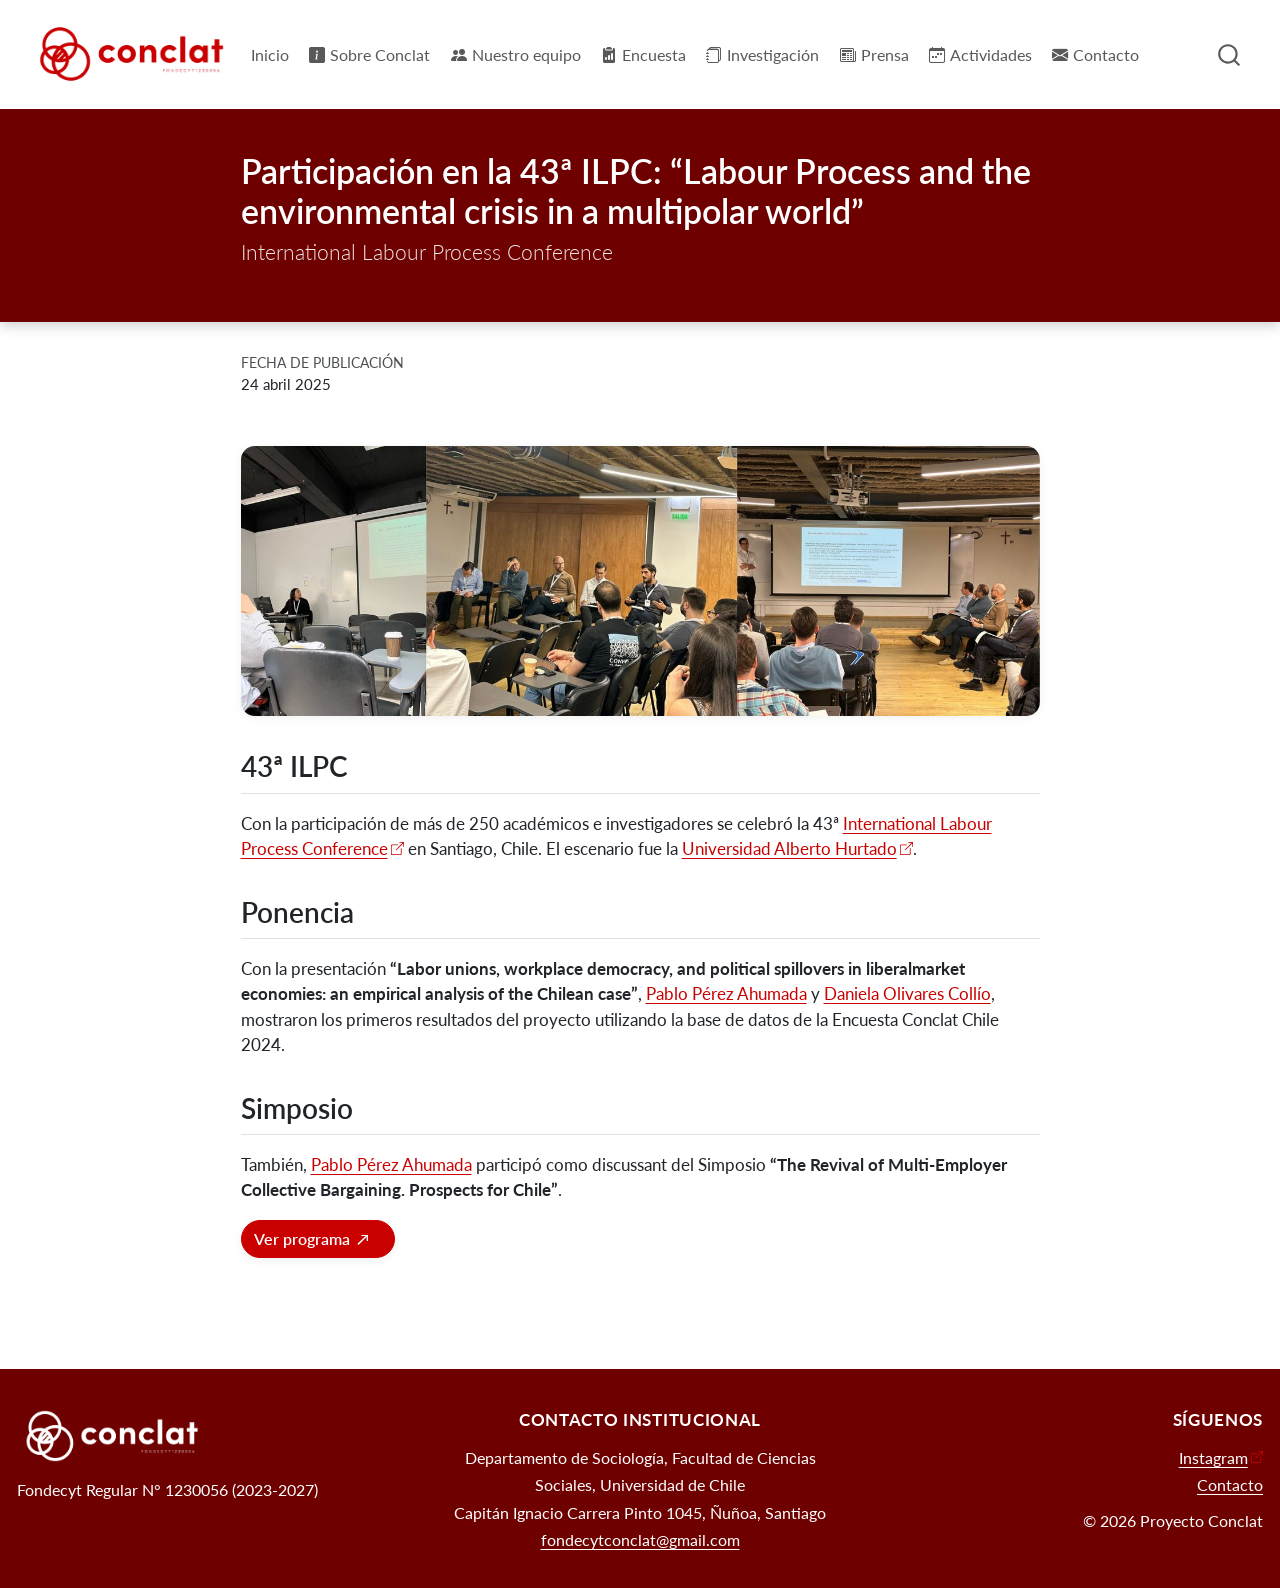
<file: docs/actividades/posts/2025-04-24-ilpc/index.html>
<!DOCTYPE html>
<html xmlns="http://www.w3.org/1999/xhtml" lang="es" xml:lang="es"><head>

<meta charset="utf-8">
<meta name="generator" content="quarto-1.9.37">

<meta name="viewport" content="width=device-width, initial-scale=1.0, user-scalable=yes">


<title>Participación en la 43ª ILPC: “Labour Process and the environmental crisis in a multipolar world” – Conclat</title>
<style>
/* Default styles provided by pandoc.
** See https://pandoc.org/MANUAL.html#variables-for-html for config info.
*/
code{white-space: pre-wrap;}
span.smallcaps{font-variant: small-caps;}
div.columns{display: flex; gap: min(4vw, 1.5em);}
div.column{flex: auto; overflow-x: auto;}
div.hanging-indent{margin-left: 1.5em; text-indent: -1.5em;}
ul.task-list{list-style: none;}
ul.task-list li input[type="checkbox"] {
  width: 0.8em;
  margin: 0 0.8em 0.2em -1em; /* quarto-specific, see https://github.com/quarto-dev/quarto-cli/issues/4556 */ 
  vertical-align: middle;
}
</style>


<script src="../../../site_libs/quarto-nav/quarto-nav.js"></script>
<script src="../../../site_libs/quarto-nav/headroom.min.js"></script>
<script src="../../../site_libs/clipboard/clipboard.min.js"></script>
<script src="../../../site_libs/quarto-search/autocomplete.umd.js"></script>
<script src="../../../site_libs/quarto-search/fuse.min.js"></script>
<script src="../../../site_libs/quarto-search/quarto-search.js"></script>
<meta name="quarto:offset" content="../../../">
<link href="../../../resources/img/conclat_logo_principal_rojo.png" rel="icon" type="image/png">
<script src="../../../site_libs/quarto-html/quarto.js" type="module"></script>
<script src="../../../site_libs/quarto-html/tabsets/tabsets.js" type="module"></script>
<script src="../../../site_libs/quarto-html/popper.min.js"></script>
<script src="../../../site_libs/quarto-html/tippy.umd.min.js"></script>
<script src="../../../site_libs/quarto-html/anchor.min.js"></script>
<link href="../../../site_libs/quarto-html/tippy.css" rel="stylesheet">
<link href="../../../site_libs/quarto-html/quarto-syntax-highlighting-7f8f88aac4f3542376d5c11b86a4c14d.css" rel="stylesheet" id="quarto-text-highlighting-styles">
<script src="../../../site_libs/bootstrap/bootstrap.min.js"></script>
<link href="../../../site_libs/bootstrap/bootstrap-icons.css" rel="stylesheet">
<link href="../../../site_libs/bootstrap/bootstrap-57b0930abbd3c9d5219dd1c85d935c33.min.css" rel="stylesheet" append-hash="true" id="quarto-bootstrap" data-mode="light">
<script id="quarto-search-options" type="application/json">{
  "location": "navbar",
  "copy-button": false,
  "collapse-after": 3,
  "panel-placement": "end",
  "type": "overlay",
  "limit": 50,
  "keyboard-shortcut": [
    "f",
    "/",
    "s"
  ],
  "show-item-context": false,
  "language": {
    "search-no-results-text": "No se han encontrado resultados",
    "search-matching-documents-text": "documentos encontrados",
    "search-copy-link-title": "Copiar el enlace en la búsqueda",
    "search-hide-matches-text": "Ocultar resultados adicionales",
    "search-more-match-text": "resultado adicional en este documento",
    "search-more-matches-text": "resultados adicionales en este documento",
    "search-clear-button-title": "Borrar",
    "search-text-placeholder": "",
    "search-detached-cancel-button-title": "Cancelar",
    "search-submit-button-title": "Enviar",
    "search-label": "Buscar"
  }
}</script>
<style>

      .quarto-title-block .quarto-title-banner h1,
      .quarto-title-block .quarto-title-banner h2,
      .quarto-title-block .quarto-title-banner h3,
      .quarto-title-block .quarto-title-banner h4,
      .quarto-title-block .quarto-title-banner h5,
      .quarto-title-block .quarto-title-banner h6
      {
        color: white;
      }

      .quarto-title-block .quarto-title-banner {
        color: white;
background: #6f0000;
      }
</style>


<link rel="stylesheet" href="../../../styles.css">
</head>

<body class="nav-fixed fullcontent quarto-light">

<div id="quarto-search-results"></div>
  <header id="quarto-header" class="headroom fixed-top quarto-banner">
    <nav class="navbar navbar-expand-lg " data-bs-theme="dark">
      <div class="navbar-container container-fluid">
      <div class="navbar-brand-container mx-auto">
    <a href="../../../index.html" class="navbar-brand navbar-brand-logo">
    <img src="../../../resources/img/conclat_ID_principal_rojo.png" alt="" class="navbar-logo light-content">
    <img src="../../../resources/img/conclat_ID_principal_rojo.png" alt="" class="navbar-logo dark-content">
    </a>
  </div>
            <div id="quarto-search" class="" title="Buscar"></div>
          <button class="navbar-toggler" type="button" data-bs-toggle="collapse" data-bs-target="#navbarCollapse" aria-controls="navbarCollapse" role="menu" aria-expanded="false" aria-label="Navegación de palanca" onclick="if (window.quartoToggleHeadroom) { window.quartoToggleHeadroom(); }">
  <span class="navbar-toggler-icon"></span>
</button>
          <div class="collapse navbar-collapse" id="navbarCollapse">
            <ul class="navbar-nav navbar-nav-scroll me-auto">
  <li class="nav-item">
    <a class="nav-link" href="../../../index.html"> 
<span class="menu-text">Inicio</span></a>
  </li>  
  <li class="nav-item">
    <a class="nav-link" href="../../../informacion/01-sobre.html"> <i class="bi bi-info-square-fill" role="img">
</i> 
<span class="menu-text">Sobre Conclat</span></a>
  </li>  
  <li class="nav-item">
    <a class="nav-link" href="../../../nosotros/nosotros.html"> <i class="bi bi-people-fill" role="img">
</i> 
<span class="menu-text">Nuestro equipo</span></a>
  </li>  
  <li class="nav-item">
    <a class="nav-link" href="../../../encuesta/encuesta.html"> <i class="bi bi-clipboard2-data-fill" role="img">
</i> 
<span class="menu-text">Encuesta</span></a>
  </li>  
  <li class="nav-item">
    <a class="nav-link" href="../../../investigacion/investigacion.html"> <i class="bi bi-journals" role="img">
</i> 
<span class="menu-text">Investigación</span></a>
  </li>  
  <li class="nav-item">
    <a class="nav-link" href="../../../prensa/prensa.html"> <i class="bi bi-newspaper" role="img">
</i> 
<span class="menu-text">Prensa</span></a>
  </li>  
  <li class="nav-item">
    <a class="nav-link" href="../../../actividades/actividades.html"> <i class="bi bi-calendar-week" role="img">
</i> 
<span class="menu-text">Actividades</span></a>
  </li>  
  <li class="nav-item">
    <a class="nav-link" href="../../../contacto/contacto.html"> <i class="bi bi-envelope-fill" role="img">
</i> 
<span class="menu-text">Contacto</span></a>
  </li>  
</ul>
          </div> <!-- /navcollapse -->
            <div class="quarto-navbar-tools">
</div>
      </div> <!-- /container-fluid -->
    </nav>
</header>
<!-- content -->
<header id="title-block-header" class="quarto-title-block default page-columns page-full">
  <div class="quarto-title-banner page-columns page-full">
    <div class="quarto-title column-body">
      <h1 class="title">Participación en la 43ª ILPC: “Labour Process and the environmental crisis in a multipolar world”</h1>
            <p class="subtitle lead">International Labour Process Conference</p>
                                    </div>
  </div>
    
  
  <div class="quarto-title-meta">

      
      <div>
      <div class="quarto-title-meta-heading">Fecha de publicación</div>
      <div class="quarto-title-meta-contents">
        <p class="date">24 abril 2025</p>
      </div>
    </div>
    
      
    </div>
    
  
  </header><div id="quarto-content" class="quarto-container page-columns page-rows-contents page-layout-article page-navbar">
<!-- sidebar -->
<!-- margin-sidebar -->
    
<!-- main -->
<main class="content quarto-banner-title-block" id="quarto-document-content">





<p><img src="portada.jpg" class="post-cover img-fluid"></p>
<section id="ª-ilpc" class="level2">
<h2 class="anchored" data-anchor-id="ª-ilpc">43ª ILPC</h2>
<p>Con la participación de más de 250 académicos e investigadores se celebró la 43ª <a href="https://www.ilpc.org.uk/">International Labour Process Conference</a> en Santiago, Chile. El escenario fue la <a href="https://www.uahurtado.cl/">Universidad Alberto Hurtado</a>.</p>
</section>
<section id="ponencia" class="level2">
<h2 class="anchored" data-anchor-id="ponencia">Ponencia</h2>
<p>Con la presentación <strong>“Labor unions, workplace democracy, and political spillovers in liberalmarket economies: an empirical analysis of the Chilean case”</strong>, <a href="../../../nosotros/miembros/perez.html">Pablo Pérez Ahumada</a> y <a href="../../../nosotros/miembros/olivares.html">Daniela Olivares Collío</a>, mostraron los primeros resultados del proyecto utilizando la base de datos de la Encuesta Conclat Chile 2024.</p>
</section>
<section id="simposio" class="level2">
<h2 class="anchored" data-anchor-id="simposio">Simposio</h2>
<p>También, <a href="../../../nosotros/miembros/perez.html">Pablo Pérez Ahumada</a> participó como discussant del Simposio <strong>“The Revival of Multi-Employer Collective Bargaining. Prospects for Chile”</strong>.</p>
<div class="top-cta">
<p><a class="btn btn-sm btn-primary" href="https://heyzine.com/flip-book/5dd1a3e6c9.html#page/1" target="_blank" rel="noopener">Ver programa</a></p>
</div>


</section>

</main> <!-- /main -->
<script id="quarto-html-after-body" type="application/javascript">
  window.document.addEventListener("DOMContentLoaded", function (event) {
    const icon = "";
    const anchorJS = new window.AnchorJS();
    anchorJS.options = {
      placement: 'right',
      icon: icon
    };
    anchorJS.add('.anchored');
    const isCodeAnnotation = (el) => {
      for (const clz of el.classList) {
        if (clz.startsWith('code-annotation-')) {                     
          return true;
        }
      }
      return false;
    }
    const onCopySuccess = function(e) {
      // button target
      const button = e.trigger;
      // don't keep focus
      button.blur();
      // flash "checked"
      button.classList.add('code-copy-button-checked');
      var currentTitle = button.getAttribute("title");
      button.setAttribute("title", "Copiado");
      let tooltip;
      if (window.bootstrap) {
        button.setAttribute("data-bs-toggle", "tooltip");
        button.setAttribute("data-bs-placement", "left");
        button.setAttribute("data-bs-title", "Copiado");
        tooltip = new bootstrap.Tooltip(button, 
          { trigger: "manual", 
            customClass: "code-copy-button-tooltip",
            offset: [0, -8]});
        tooltip.show();    
      }
      setTimeout(function() {
        if (tooltip) {
          tooltip.hide();
          button.removeAttribute("data-bs-title");
          button.removeAttribute("data-bs-toggle");
          button.removeAttribute("data-bs-placement");
        }
        button.setAttribute("title", currentTitle);
        button.classList.remove('code-copy-button-checked');
      }, 1000);
      // clear code selection
      e.clearSelection();
    }
    const getTextToCopy = function(trigger) {
      const outerScaffold = trigger.parentElement.cloneNode(true);
      const codeEl = outerScaffold.querySelector('code');
      for (const childEl of codeEl.children) {
        if (isCodeAnnotation(childEl)) {
          childEl.remove();
        }
      }
      return codeEl.innerText;
    }
    const clipboard = new window.ClipboardJS('.code-copy-button:not([data-in-quarto-modal])', {
      text: getTextToCopy
    });
    clipboard.on('success', onCopySuccess);
    if (window.document.getElementById('quarto-embedded-source-code-modal')) {
      const clipboardModal = new window.ClipboardJS('.code-copy-button[data-in-quarto-modal]', {
        text: getTextToCopy,
        container: window.document.getElementById('quarto-embedded-source-code-modal')
      });
      clipboardModal.on('success', onCopySuccess);
    }
      var localhostRegex = new RegExp(/^(?:http|https):\/\/localhost\:?[0-9]*\//);
      var mailtoRegex = new RegExp(/^mailto:/);
        var filterRegex = new RegExp('/' + window.location.host + '/');
      var isInternal = (href) => {
          return filterRegex.test(href) || localhostRegex.test(href) || mailtoRegex.test(href);
      }
      // Inspect non-navigation links and adorn them if external
     var links = window.document.querySelectorAll('a[href]:not(.nav-link):not(.navbar-brand):not(.toc-action):not(.sidebar-link):not(.sidebar-item-toggle):not(.pagination-link):not(.no-external):not([aria-hidden]):not(.dropdown-item):not(.quarto-navigation-tool):not(.about-link)');
      for (var i=0; i<links.length; i++) {
        const link = links[i];
        if (!isInternal(link.href)) {
          // undo the damage that might have been done by quarto-nav.js in the case of
          // links that we want to consider external
          if (link.dataset.originalHref !== undefined) {
            link.href = link.dataset.originalHref;
          }
            // target, if specified
            link.setAttribute("target", "_blank");
            if (link.getAttribute("rel") === null) {
              link.setAttribute("rel", "noopener");
            }
            // default icon
            link.classList.add("external");
        }
      }
    function tippyHover(el, contentFn, onTriggerFn, onUntriggerFn) {
      const config = {
        allowHTML: true,
        maxWidth: 500,
        delay: 100,
        arrow: false,
        appendTo: function(el) {
            return el.parentElement;
        },
        interactive: true,
        interactiveBorder: 10,
        theme: 'quarto',
        placement: 'bottom-start',
      };
      if (contentFn) {
        config.content = contentFn;
      }
      if (onTriggerFn) {
        config.onTrigger = onTriggerFn;
      }
      if (onUntriggerFn) {
        config.onUntrigger = onUntriggerFn;
      }
      window.tippy(el, config); 
    }
    const noterefs = window.document.querySelectorAll('a[role="doc-noteref"]');
    for (var i=0; i<noterefs.length; i++) {
      const ref = noterefs[i];
      tippyHover(ref, function() {
        // use id or data attribute instead here
        let href = ref.getAttribute('data-footnote-href') || ref.getAttribute('href');
        try { href = new URL(href).hash; } catch {}
        const id = href.replace(/^#\/?/, "");
        const note = window.document.getElementById(id);
        if (note) {
          return note.innerHTML;
        } else {
          return "";
        }
      });
    }
    const xrefs = window.document.querySelectorAll('a.quarto-xref');
    const processXRef = (id, note) => {
      // Strip column container classes
      const stripColumnClz = (el) => {
        el.classList.remove("page-full", "page-columns");
        if (el.children) {
          for (const child of el.children) {
            stripColumnClz(child);
          }
        }
      }
      stripColumnClz(note)
      if (id === null || id.startsWith('sec-')) {
        // Special case sections, only their first couple elements
        const container = document.createElement("div");
        if (note.children && note.children.length > 2) {
          container.appendChild(note.children[0].cloneNode(true));
          for (let i = 1; i < note.children.length; i++) {
            const child = note.children[i];
            if (child.tagName === "P" && child.innerText === "") {
              continue;
            } else {
              container.appendChild(child.cloneNode(true));
              break;
            }
          }
          if (window.Quarto?.typesetMath) {
            window.Quarto.typesetMath(container);
          }
          return container.innerHTML
        } else {
          if (window.Quarto?.typesetMath) {
            window.Quarto.typesetMath(note);
          }
          return note.innerHTML;
        }
      } else {
        // Remove any anchor links if they are present
        const anchorLink = note.querySelector('a.anchorjs-link');
        if (anchorLink) {
          anchorLink.remove();
        }
        if (window.Quarto?.typesetMath) {
          window.Quarto.typesetMath(note);
        }
        if (note.classList.contains("callout")) {
          return note.outerHTML;
        } else {
          return note.innerHTML;
        }
      }
    }
    for (var i=0; i<xrefs.length; i++) {
      const xref = xrefs[i];
      tippyHover(xref, undefined, function(instance) {
        instance.disable();
        let url = xref.getAttribute('href');
        let hash = undefined; 
        if (url.startsWith('#')) {
          hash = url;
        } else {
          try { hash = new URL(url).hash; } catch {}
        }
        if (hash) {
          const id = hash.replace(/^#\/?/, "");
          const note = window.document.getElementById(id);
          if (note !== null) {
            try {
              const html = processXRef(id, note.cloneNode(true));
              instance.setContent(html);
            } finally {
              instance.enable();
              instance.show();
            }
          } else {
            // See if we can fetch this
            fetch(url.split('#')[0])
            .then(res => res.text())
            .then(html => {
              const parser = new DOMParser();
              const htmlDoc = parser.parseFromString(html, "text/html");
              const note = htmlDoc.getElementById(id);
              if (note !== null) {
                const html = processXRef(id, note);
                instance.setContent(html);
              } 
            }).finally(() => {
              instance.enable();
              instance.show();
            });
          }
        } else {
          // See if we can fetch a full url (with no hash to target)
          // This is a special case and we should probably do some content thinning / targeting
          fetch(url)
          .then(res => res.text())
          .then(html => {
            const parser = new DOMParser();
            const htmlDoc = parser.parseFromString(html, "text/html");
            const note = htmlDoc.querySelector('main.content');
            if (note !== null) {
              // This should only happen for chapter cross references
              // (since there is no id in the URL)
              // remove the first header
              if (note.children.length > 0 && note.children[0].tagName === "HEADER") {
                note.children[0].remove();
              }
              const html = processXRef(null, note);
              instance.setContent(html);
            } 
          }).finally(() => {
            instance.enable();
            instance.show();
          });
        }
      }, function(instance) {
      });
    }
        let selectedAnnoteEl;
        const selectorForAnnotation = ( cell, annotation) => {
          let cellAttr = 'data-code-cell="' + cell + '"';
          let lineAttr = 'data-code-annotation="' +  annotation + '"';
          const selector = 'span[' + cellAttr + '][' + lineAttr + ']';
          return selector;
        }
        const selectCodeLines = (annoteEl) => {
          const doc = window.document;
          const targetCell = annoteEl.getAttribute("data-target-cell");
          const targetAnnotation = annoteEl.getAttribute("data-target-annotation");
          const annoteSpan = window.document.querySelector(selectorForAnnotation(targetCell, targetAnnotation));
          const lines = annoteSpan.getAttribute("data-code-lines").split(",");
          const lineIds = lines.map((line) => {
            return targetCell + "-" + line;
          })
          let top = null;
          let height = null;
          let parent = null;
          if (lineIds.length > 0) {
              //compute the position of the single el (top and bottom and make a div)
              const el = window.document.getElementById(lineIds[0]);
              top = el.offsetTop;
              height = el.offsetHeight;
              parent = el.parentElement.parentElement;
            if (lineIds.length > 1) {
              const lastEl = window.document.getElementById(lineIds[lineIds.length - 1]);
              const bottom = lastEl.offsetTop + lastEl.offsetHeight;
              height = bottom - top;
            }
            if (top !== null && height !== null && parent !== null) {
              // cook up a div (if necessary) and position it 
              let div = window.document.getElementById("code-annotation-line-highlight");
              if (div === null) {
                div = window.document.createElement("div");
                div.setAttribute("id", "code-annotation-line-highlight");
                div.style.position = 'absolute';
                parent.appendChild(div);
              }
              div.style.top = top - 2 + "px";
              div.style.height = height + 4 + "px";
              div.style.left = 0;
              let gutterDiv = window.document.getElementById("code-annotation-line-highlight-gutter");
              if (gutterDiv === null) {
                gutterDiv = window.document.createElement("div");
                gutterDiv.setAttribute("id", "code-annotation-line-highlight-gutter");
                gutterDiv.style.position = 'absolute';
                const codeCell = window.document.getElementById(targetCell);
                const gutter = codeCell.querySelector('.code-annotation-gutter');
                gutter.appendChild(gutterDiv);
              }
              gutterDiv.style.top = top - 2 + "px";
              gutterDiv.style.height = height + 4 + "px";
            }
            selectedAnnoteEl = annoteEl;
          }
        };
        const unselectCodeLines = () => {
          const elementsIds = ["code-annotation-line-highlight", "code-annotation-line-highlight-gutter"];
          elementsIds.forEach((elId) => {
            const div = window.document.getElementById(elId);
            if (div) {
              div.remove();
            }
          });
          selectedAnnoteEl = undefined;
        };
          // Handle positioning of the toggle
      window.addEventListener(
        "resize",
        throttle(() => {
          elRect = undefined;
          if (selectedAnnoteEl) {
            selectCodeLines(selectedAnnoteEl);
          }
        }, 10)
      );
      function throttle(fn, ms) {
      let throttle = false;
      let timer;
        return (...args) => {
          if(!throttle) { // first call gets through
              fn.apply(this, args);
              throttle = true;
          } else { // all the others get throttled
              if(timer) clearTimeout(timer); // cancel #2
              timer = setTimeout(() => {
                fn.apply(this, args);
                timer = throttle = false;
              }, ms);
          }
        };
      }
        // Attach click handler to the DT
        const annoteDls = window.document.querySelectorAll('dt[data-target-cell]');
        for (const annoteDlNode of annoteDls) {
          annoteDlNode.addEventListener('click', (event) => {
            const clickedEl = event.target;
            if (clickedEl !== selectedAnnoteEl) {
              unselectCodeLines();
              const activeEl = window.document.querySelector('dt[data-target-cell].code-annotation-active');
              if (activeEl) {
                activeEl.classList.remove('code-annotation-active');
              }
              selectCodeLines(clickedEl);
              clickedEl.classList.add('code-annotation-active');
            } else {
              // Unselect the line
              unselectCodeLines();
              clickedEl.classList.remove('code-annotation-active');
            }
          });
        }
    const findCites = (el) => {
      const parentEl = el.parentElement;
      if (parentEl) {
        const cites = parentEl.dataset.cites;
        if (cites) {
          return {
            el,
            cites: cites.split(' ')
          };
        } else {
          return findCites(el.parentElement)
        }
      } else {
        return undefined;
      }
    };
    var bibliorefs = window.document.querySelectorAll('a[role="doc-biblioref"]');
    for (var i=0; i<bibliorefs.length; i++) {
      const ref = bibliorefs[i];
      const citeInfo = findCites(ref);
      if (citeInfo) {
        tippyHover(citeInfo.el, function() {
          var popup = window.document.createElement('div');
          citeInfo.cites.forEach(function(cite) {
            var citeDiv = window.document.createElement('div');
            citeDiv.classList.add('hanging-indent');
            citeDiv.classList.add('csl-entry');
            var biblioDiv = window.document.getElementById('ref-' + cite);
            if (biblioDiv) {
              citeDiv.innerHTML = biblioDiv.innerHTML;
            }
            popup.appendChild(citeDiv);
          });
          return popup.innerHTML;
        });
      }
    }
  });
  </script>
</div> <!-- /content -->
<footer class="footer">
  <div class="nav-footer">
    <div class="nav-footer-left">
<p><span class="footer-logo" role="img" aria-label="Conclat"></span></p>
<p>Fondecyt Regular N° 1230056 (2023-2027)</p>
</div>   
    <div class="nav-footer-center">
<p><strong>Contacto institucional</strong></p>
<p>Departamento de Sociología, Facultad de Ciencias Sociales, Universidad de Chile<br>
Capitán Ignacio Carrera Pinto 1045, Ñuñoa, Santiago<br>
<a href="mailto:fondecytconclat@gmail.com">fondecytconclat@gmail.com</a></p>
</div>
    <div class="nav-footer-right">
<p><strong>Síguenos</strong></p>
<p><a href="https://www.instagram.com/proyecto.conclat/" target="_blank">Instagram</a><br>
<a href="../../../contacto/contacto.html">Contacto</a></p>
<p>© 2026 Proyecto Conclat</p>
</div>
  </div>
</footer>




</body></html>
</file>
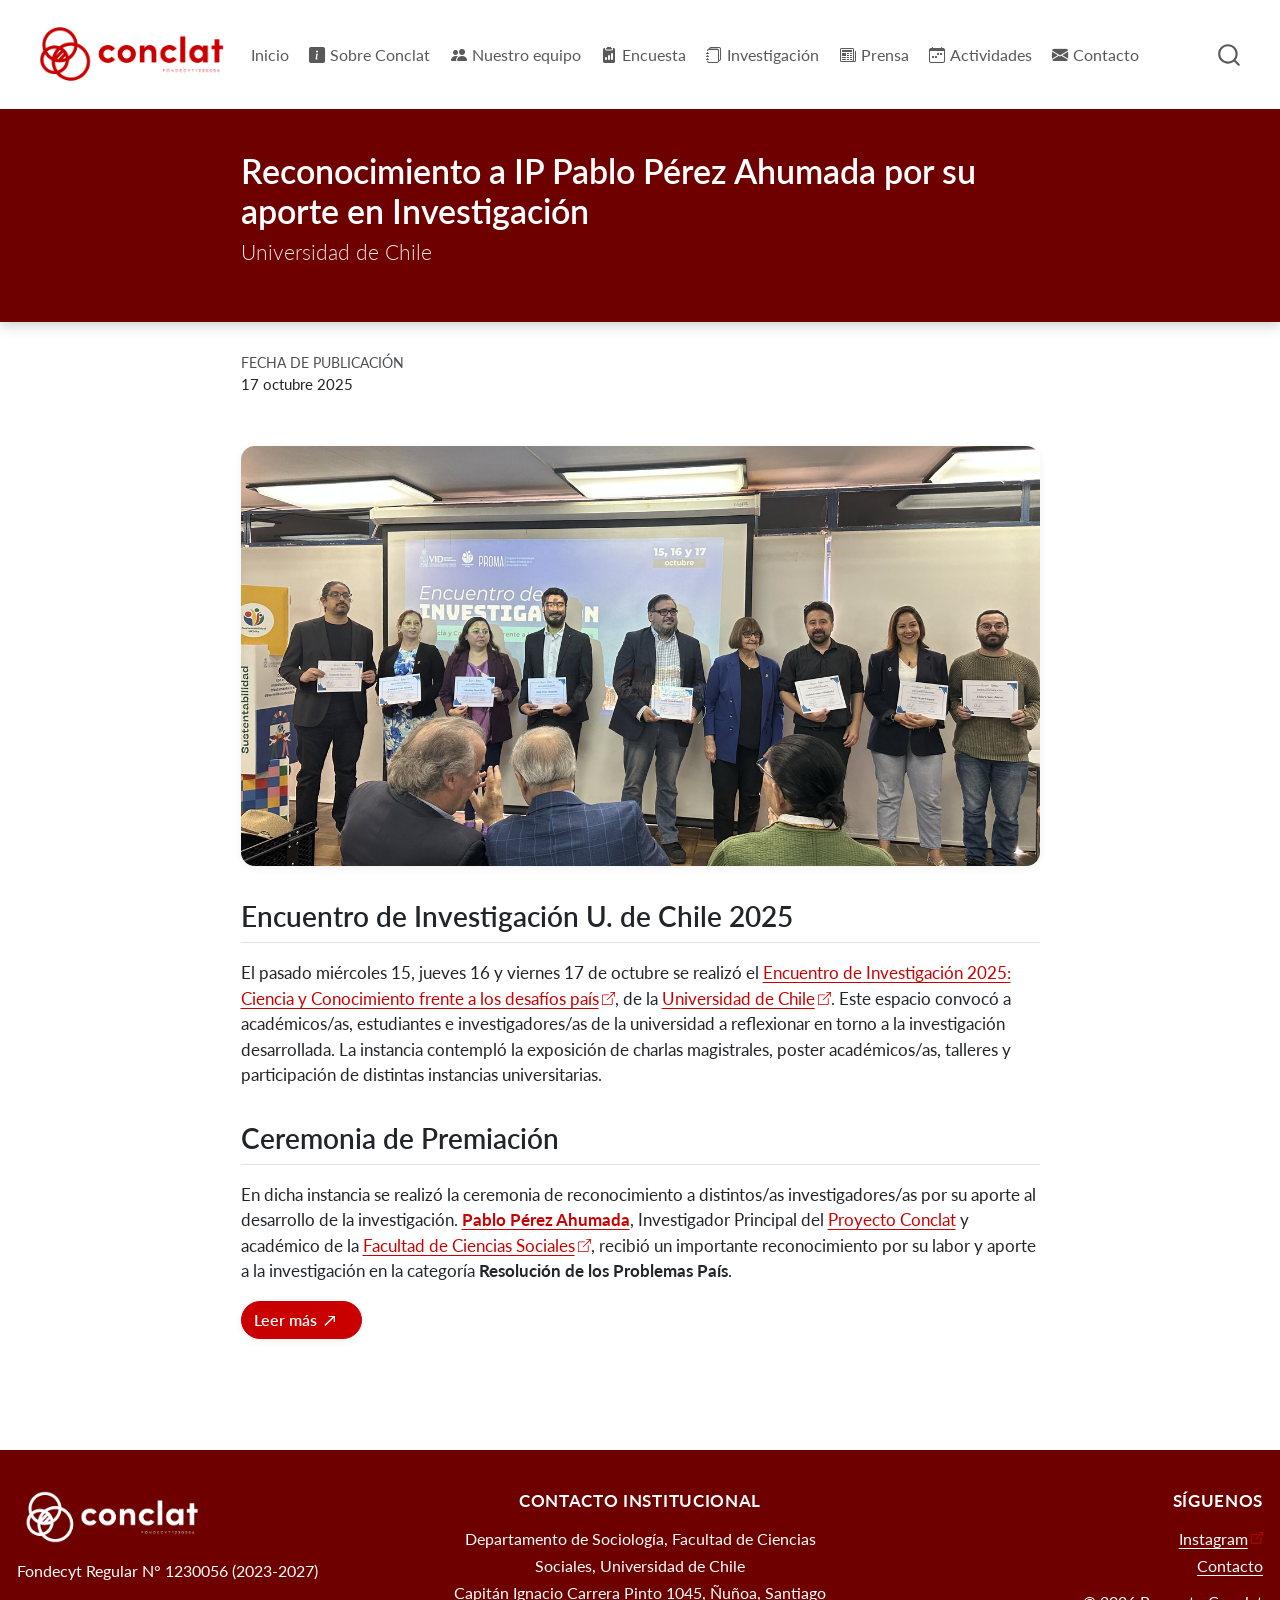
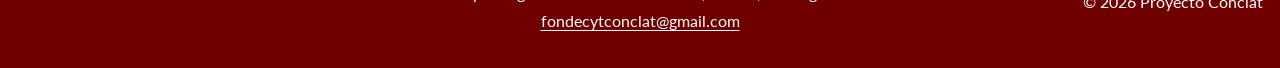
<file: docs/actividades/posts/2025-10-17-perez-premiacion/index.html>
<!DOCTYPE html>
<html xmlns="http://www.w3.org/1999/xhtml" lang="es" xml:lang="es"><head>

<meta charset="utf-8">
<meta name="generator" content="quarto-1.9.37">

<meta name="viewport" content="width=device-width, initial-scale=1.0, user-scalable=yes">


<title>Reconocimiento a IP Pablo Pérez Ahumada por su aporte en Investigación – Conclat</title>
<style>
/* Default styles provided by pandoc.
** See https://pandoc.org/MANUAL.html#variables-for-html for config info.
*/
code{white-space: pre-wrap;}
span.smallcaps{font-variant: small-caps;}
div.columns{display: flex; gap: min(4vw, 1.5em);}
div.column{flex: auto; overflow-x: auto;}
div.hanging-indent{margin-left: 1.5em; text-indent: -1.5em;}
ul.task-list{list-style: none;}
ul.task-list li input[type="checkbox"] {
  width: 0.8em;
  margin: 0 0.8em 0.2em -1em; /* quarto-specific, see https://github.com/quarto-dev/quarto-cli/issues/4556 */ 
  vertical-align: middle;
}
</style>


<script src="../../../site_libs/quarto-nav/quarto-nav.js"></script>
<script src="../../../site_libs/quarto-nav/headroom.min.js"></script>
<script src="../../../site_libs/clipboard/clipboard.min.js"></script>
<script src="../../../site_libs/quarto-search/autocomplete.umd.js"></script>
<script src="../../../site_libs/quarto-search/fuse.min.js"></script>
<script src="../../../site_libs/quarto-search/quarto-search.js"></script>
<meta name="quarto:offset" content="../../../">
<link href="../../../resources/img/conclat_logo_principal_rojo.png" rel="icon" type="image/png">
<script src="../../../site_libs/quarto-html/quarto.js" type="module"></script>
<script src="../../../site_libs/quarto-html/tabsets/tabsets.js" type="module"></script>
<script src="../../../site_libs/quarto-html/popper.min.js"></script>
<script src="../../../site_libs/quarto-html/tippy.umd.min.js"></script>
<script src="../../../site_libs/quarto-html/anchor.min.js"></script>
<link href="../../../site_libs/quarto-html/tippy.css" rel="stylesheet">
<link href="../../../site_libs/quarto-html/quarto-syntax-highlighting-7f8f88aac4f3542376d5c11b86a4c14d.css" rel="stylesheet" id="quarto-text-highlighting-styles">
<script src="../../../site_libs/bootstrap/bootstrap.min.js"></script>
<link href="../../../site_libs/bootstrap/bootstrap-icons.css" rel="stylesheet">
<link href="../../../site_libs/bootstrap/bootstrap-57b0930abbd3c9d5219dd1c85d935c33.min.css" rel="stylesheet" append-hash="true" id="quarto-bootstrap" data-mode="light">
<script id="quarto-search-options" type="application/json">{
  "location": "navbar",
  "copy-button": false,
  "collapse-after": 3,
  "panel-placement": "end",
  "type": "overlay",
  "limit": 50,
  "keyboard-shortcut": [
    "f",
    "/",
    "s"
  ],
  "show-item-context": false,
  "language": {
    "search-no-results-text": "No se han encontrado resultados",
    "search-matching-documents-text": "documentos encontrados",
    "search-copy-link-title": "Copiar el enlace en la búsqueda",
    "search-hide-matches-text": "Ocultar resultados adicionales",
    "search-more-match-text": "resultado adicional en este documento",
    "search-more-matches-text": "resultados adicionales en este documento",
    "search-clear-button-title": "Borrar",
    "search-text-placeholder": "",
    "search-detached-cancel-button-title": "Cancelar",
    "search-submit-button-title": "Enviar",
    "search-label": "Buscar"
  }
}</script>
<style>

      .quarto-title-block .quarto-title-banner h1,
      .quarto-title-block .quarto-title-banner h2,
      .quarto-title-block .quarto-title-banner h3,
      .quarto-title-block .quarto-title-banner h4,
      .quarto-title-block .quarto-title-banner h5,
      .quarto-title-block .quarto-title-banner h6
      {
        color: white;
      }

      .quarto-title-block .quarto-title-banner {
        color: white;
background: #6f0000;
      }
</style>


<link rel="stylesheet" href="../../../styles.css">
</head>

<body class="nav-fixed fullcontent quarto-light">

<div id="quarto-search-results"></div>
  <header id="quarto-header" class="headroom fixed-top quarto-banner">
    <nav class="navbar navbar-expand-lg " data-bs-theme="dark">
      <div class="navbar-container container-fluid">
      <div class="navbar-brand-container mx-auto">
    <a href="../../../index.html" class="navbar-brand navbar-brand-logo">
    <img src="../../../resources/img/conclat_ID_principal_rojo.png" alt="" class="navbar-logo light-content">
    <img src="../../../resources/img/conclat_ID_principal_rojo.png" alt="" class="navbar-logo dark-content">
    </a>
  </div>
            <div id="quarto-search" class="" title="Buscar"></div>
          <button class="navbar-toggler" type="button" data-bs-toggle="collapse" data-bs-target="#navbarCollapse" aria-controls="navbarCollapse" role="menu" aria-expanded="false" aria-label="Navegación de palanca" onclick="if (window.quartoToggleHeadroom) { window.quartoToggleHeadroom(); }">
  <span class="navbar-toggler-icon"></span>
</button>
          <div class="collapse navbar-collapse" id="navbarCollapse">
            <ul class="navbar-nav navbar-nav-scroll me-auto">
  <li class="nav-item">
    <a class="nav-link" href="../../../index.html"> 
<span class="menu-text">Inicio</span></a>
  </li>  
  <li class="nav-item">
    <a class="nav-link" href="../../../informacion/01-sobre.html"> <i class="bi bi-info-square-fill" role="img">
</i> 
<span class="menu-text">Sobre Conclat</span></a>
  </li>  
  <li class="nav-item">
    <a class="nav-link" href="../../../nosotros/nosotros.html"> <i class="bi bi-people-fill" role="img">
</i> 
<span class="menu-text">Nuestro equipo</span></a>
  </li>  
  <li class="nav-item">
    <a class="nav-link" href="../../../encuesta/encuesta.html"> <i class="bi bi-clipboard2-data-fill" role="img">
</i> 
<span class="menu-text">Encuesta</span></a>
  </li>  
  <li class="nav-item">
    <a class="nav-link" href="../../../investigacion/investigacion.html"> <i class="bi bi-journals" role="img">
</i> 
<span class="menu-text">Investigación</span></a>
  </li>  
  <li class="nav-item">
    <a class="nav-link" href="../../../prensa/prensa.html"> <i class="bi bi-newspaper" role="img">
</i> 
<span class="menu-text">Prensa</span></a>
  </li>  
  <li class="nav-item">
    <a class="nav-link" href="../../../actividades/actividades.html"> <i class="bi bi-calendar-week" role="img">
</i> 
<span class="menu-text">Actividades</span></a>
  </li>  
  <li class="nav-item">
    <a class="nav-link" href="../../../contacto/contacto.html"> <i class="bi bi-envelope-fill" role="img">
</i> 
<span class="menu-text">Contacto</span></a>
  </li>  
</ul>
          </div> <!-- /navcollapse -->
            <div class="quarto-navbar-tools">
</div>
      </div> <!-- /container-fluid -->
    </nav>
</header>
<!-- content -->
<header id="title-block-header" class="quarto-title-block default page-columns page-full">
  <div class="quarto-title-banner page-columns page-full">
    <div class="quarto-title column-body">
      <h1 class="title">Reconocimiento a IP Pablo Pérez Ahumada por su aporte en Investigación</h1>
            <p class="subtitle lead">Universidad de Chile</p>
                                    </div>
  </div>
    
  
  <div class="quarto-title-meta">

      
      <div>
      <div class="quarto-title-meta-heading">Fecha de publicación</div>
      <div class="quarto-title-meta-contents">
        <p class="date">17 octubre 2025</p>
      </div>
    </div>
    
      
    </div>
    
  
  </header><div id="quarto-content" class="quarto-container page-columns page-rows-contents page-layout-article page-navbar">
<!-- sidebar -->
<!-- margin-sidebar -->
    
<!-- main -->
<main class="content quarto-banner-title-block" id="quarto-document-content">





<p><img src="portada.jpg" class="post-cover img-fluid"></p>
<section id="encuentro-de-investigación-u.-de-chile-2025" class="level2">
<h2 class="anchored" data-anchor-id="encuentro-de-investigación-u.-de-chile-2025">Encuentro de Investigación U. de Chile 2025</h2>
<p>El pasado miércoles 15, jueves 16 y viernes 17 de octubre se realizó el <a href="https://uchile.cl/agenda/231109/encuentro-de-investigacion-uchile-2025">Encuentro de Investigación 2025: Ciencia y Conocimiento frente a los desafíos país</a>, de la <a href="https://uchile.cl/">Universidad de Chile</a>. Este espacio convocó a académicos/as, estudiantes e investigadores/as de la universidad a reflexionar en torno a la investigación desarrollada. La instancia contempló la exposición de charlas magistrales, poster académicos/as, talleres y participación de distintas instancias universitarias.</p>
</section>
<section id="ceremonia-de-premiación" class="level2">
<h2 class="anchored" data-anchor-id="ceremonia-de-premiación">Ceremonia de Premiación</h2>
<p>En dicha instancia se realizó la ceremonia de reconocimiento a distintos/as investigadores/as por su aporte al desarrollo de la investigación. <a href="../../../nosotros/miembros/perez.html"><strong>Pablo Pérez Ahumada</strong></a>, Investigador Principal del <a href="../../../index.html">Proyecto Conclat</a> y académico de la <a href="https://facso.uchile.cl/">Facultad de Ciencias Sociales</a>, recibió un importante reconocimiento por su labor y aporte a la investigación en la categoría <strong>Resolución de los Problemas País</strong>.</p>
<div class="top-cta">
<p><a class="btn btn-sm btn-primary" href="https://facso.uchile.cl/noticias/233858/academicos-de-facso-fueron-premiados-en-encuentro-de-investigacion" target="_blank" rel="noopener">Leer más</a></p>
</div>


</section>

</main> <!-- /main -->
<script id="quarto-html-after-body" type="application/javascript">
  window.document.addEventListener("DOMContentLoaded", function (event) {
    const icon = "";
    const anchorJS = new window.AnchorJS();
    anchorJS.options = {
      placement: 'right',
      icon: icon
    };
    anchorJS.add('.anchored');
    const isCodeAnnotation = (el) => {
      for (const clz of el.classList) {
        if (clz.startsWith('code-annotation-')) {                     
          return true;
        }
      }
      return false;
    }
    const onCopySuccess = function(e) {
      // button target
      const button = e.trigger;
      // don't keep focus
      button.blur();
      // flash "checked"
      button.classList.add('code-copy-button-checked');
      var currentTitle = button.getAttribute("title");
      button.setAttribute("title", "Copiado");
      let tooltip;
      if (window.bootstrap) {
        button.setAttribute("data-bs-toggle", "tooltip");
        button.setAttribute("data-bs-placement", "left");
        button.setAttribute("data-bs-title", "Copiado");
        tooltip = new bootstrap.Tooltip(button, 
          { trigger: "manual", 
            customClass: "code-copy-button-tooltip",
            offset: [0, -8]});
        tooltip.show();    
      }
      setTimeout(function() {
        if (tooltip) {
          tooltip.hide();
          button.removeAttribute("data-bs-title");
          button.removeAttribute("data-bs-toggle");
          button.removeAttribute("data-bs-placement");
        }
        button.setAttribute("title", currentTitle);
        button.classList.remove('code-copy-button-checked');
      }, 1000);
      // clear code selection
      e.clearSelection();
    }
    const getTextToCopy = function(trigger) {
      const outerScaffold = trigger.parentElement.cloneNode(true);
      const codeEl = outerScaffold.querySelector('code');
      for (const childEl of codeEl.children) {
        if (isCodeAnnotation(childEl)) {
          childEl.remove();
        }
      }
      return codeEl.innerText;
    }
    const clipboard = new window.ClipboardJS('.code-copy-button:not([data-in-quarto-modal])', {
      text: getTextToCopy
    });
    clipboard.on('success', onCopySuccess);
    if (window.document.getElementById('quarto-embedded-source-code-modal')) {
      const clipboardModal = new window.ClipboardJS('.code-copy-button[data-in-quarto-modal]', {
        text: getTextToCopy,
        container: window.document.getElementById('quarto-embedded-source-code-modal')
      });
      clipboardModal.on('success', onCopySuccess);
    }
      var localhostRegex = new RegExp(/^(?:http|https):\/\/localhost\:?[0-9]*\//);
      var mailtoRegex = new RegExp(/^mailto:/);
        var filterRegex = new RegExp('/' + window.location.host + '/');
      var isInternal = (href) => {
          return filterRegex.test(href) || localhostRegex.test(href) || mailtoRegex.test(href);
      }
      // Inspect non-navigation links and adorn them if external
     var links = window.document.querySelectorAll('a[href]:not(.nav-link):not(.navbar-brand):not(.toc-action):not(.sidebar-link):not(.sidebar-item-toggle):not(.pagination-link):not(.no-external):not([aria-hidden]):not(.dropdown-item):not(.quarto-navigation-tool):not(.about-link)');
      for (var i=0; i<links.length; i++) {
        const link = links[i];
        if (!isInternal(link.href)) {
          // undo the damage that might have been done by quarto-nav.js in the case of
          // links that we want to consider external
          if (link.dataset.originalHref !== undefined) {
            link.href = link.dataset.originalHref;
          }
            // target, if specified
            link.setAttribute("target", "_blank");
            if (link.getAttribute("rel") === null) {
              link.setAttribute("rel", "noopener");
            }
            // default icon
            link.classList.add("external");
        }
      }
    function tippyHover(el, contentFn, onTriggerFn, onUntriggerFn) {
      const config = {
        allowHTML: true,
        maxWidth: 500,
        delay: 100,
        arrow: false,
        appendTo: function(el) {
            return el.parentElement;
        },
        interactive: true,
        interactiveBorder: 10,
        theme: 'quarto',
        placement: 'bottom-start',
      };
      if (contentFn) {
        config.content = contentFn;
      }
      if (onTriggerFn) {
        config.onTrigger = onTriggerFn;
      }
      if (onUntriggerFn) {
        config.onUntrigger = onUntriggerFn;
      }
      window.tippy(el, config); 
    }
    const noterefs = window.document.querySelectorAll('a[role="doc-noteref"]');
    for (var i=0; i<noterefs.length; i++) {
      const ref = noterefs[i];
      tippyHover(ref, function() {
        // use id or data attribute instead here
        let href = ref.getAttribute('data-footnote-href') || ref.getAttribute('href');
        try { href = new URL(href).hash; } catch {}
        const id = href.replace(/^#\/?/, "");
        const note = window.document.getElementById(id);
        if (note) {
          return note.innerHTML;
        } else {
          return "";
        }
      });
    }
    const xrefs = window.document.querySelectorAll('a.quarto-xref');
    const processXRef = (id, note) => {
      // Strip column container classes
      const stripColumnClz = (el) => {
        el.classList.remove("page-full", "page-columns");
        if (el.children) {
          for (const child of el.children) {
            stripColumnClz(child);
          }
        }
      }
      stripColumnClz(note)
      if (id === null || id.startsWith('sec-')) {
        // Special case sections, only their first couple elements
        const container = document.createElement("div");
        if (note.children && note.children.length > 2) {
          container.appendChild(note.children[0].cloneNode(true));
          for (let i = 1; i < note.children.length; i++) {
            const child = note.children[i];
            if (child.tagName === "P" && child.innerText === "") {
              continue;
            } else {
              container.appendChild(child.cloneNode(true));
              break;
            }
          }
          if (window.Quarto?.typesetMath) {
            window.Quarto.typesetMath(container);
          }
          return container.innerHTML
        } else {
          if (window.Quarto?.typesetMath) {
            window.Quarto.typesetMath(note);
          }
          return note.innerHTML;
        }
      } else {
        // Remove any anchor links if they are present
        const anchorLink = note.querySelector('a.anchorjs-link');
        if (anchorLink) {
          anchorLink.remove();
        }
        if (window.Quarto?.typesetMath) {
          window.Quarto.typesetMath(note);
        }
        if (note.classList.contains("callout")) {
          return note.outerHTML;
        } else {
          return note.innerHTML;
        }
      }
    }
    for (var i=0; i<xrefs.length; i++) {
      const xref = xrefs[i];
      tippyHover(xref, undefined, function(instance) {
        instance.disable();
        let url = xref.getAttribute('href');
        let hash = undefined; 
        if (url.startsWith('#')) {
          hash = url;
        } else {
          try { hash = new URL(url).hash; } catch {}
        }
        if (hash) {
          const id = hash.replace(/^#\/?/, "");
          const note = window.document.getElementById(id);
          if (note !== null) {
            try {
              const html = processXRef(id, note.cloneNode(true));
              instance.setContent(html);
            } finally {
              instance.enable();
              instance.show();
            }
          } else {
            // See if we can fetch this
            fetch(url.split('#')[0])
            .then(res => res.text())
            .then(html => {
              const parser = new DOMParser();
              const htmlDoc = parser.parseFromString(html, "text/html");
              const note = htmlDoc.getElementById(id);
              if (note !== null) {
                const html = processXRef(id, note);
                instance.setContent(html);
              } 
            }).finally(() => {
              instance.enable();
              instance.show();
            });
          }
        } else {
          // See if we can fetch a full url (with no hash to target)
          // This is a special case and we should probably do some content thinning / targeting
          fetch(url)
          .then(res => res.text())
          .then(html => {
            const parser = new DOMParser();
            const htmlDoc = parser.parseFromString(html, "text/html");
            const note = htmlDoc.querySelector('main.content');
            if (note !== null) {
              // This should only happen for chapter cross references
              // (since there is no id in the URL)
              // remove the first header
              if (note.children.length > 0 && note.children[0].tagName === "HEADER") {
                note.children[0].remove();
              }
              const html = processXRef(null, note);
              instance.setContent(html);
            } 
          }).finally(() => {
            instance.enable();
            instance.show();
          });
        }
      }, function(instance) {
      });
    }
        let selectedAnnoteEl;
        const selectorForAnnotation = ( cell, annotation) => {
          let cellAttr = 'data-code-cell="' + cell + '"';
          let lineAttr = 'data-code-annotation="' +  annotation + '"';
          const selector = 'span[' + cellAttr + '][' + lineAttr + ']';
          return selector;
        }
        const selectCodeLines = (annoteEl) => {
          const doc = window.document;
          const targetCell = annoteEl.getAttribute("data-target-cell");
          const targetAnnotation = annoteEl.getAttribute("data-target-annotation");
          const annoteSpan = window.document.querySelector(selectorForAnnotation(targetCell, targetAnnotation));
          const lines = annoteSpan.getAttribute("data-code-lines").split(",");
          const lineIds = lines.map((line) => {
            return targetCell + "-" + line;
          })
          let top = null;
          let height = null;
          let parent = null;
          if (lineIds.length > 0) {
              //compute the position of the single el (top and bottom and make a div)
              const el = window.document.getElementById(lineIds[0]);
              top = el.offsetTop;
              height = el.offsetHeight;
              parent = el.parentElement.parentElement;
            if (lineIds.length > 1) {
              const lastEl = window.document.getElementById(lineIds[lineIds.length - 1]);
              const bottom = lastEl.offsetTop + lastEl.offsetHeight;
              height = bottom - top;
            }
            if (top !== null && height !== null && parent !== null) {
              // cook up a div (if necessary) and position it 
              let div = window.document.getElementById("code-annotation-line-highlight");
              if (div === null) {
                div = window.document.createElement("div");
                div.setAttribute("id", "code-annotation-line-highlight");
                div.style.position = 'absolute';
                parent.appendChild(div);
              }
              div.style.top = top - 2 + "px";
              div.style.height = height + 4 + "px";
              div.style.left = 0;
              let gutterDiv = window.document.getElementById("code-annotation-line-highlight-gutter");
              if (gutterDiv === null) {
                gutterDiv = window.document.createElement("div");
                gutterDiv.setAttribute("id", "code-annotation-line-highlight-gutter");
                gutterDiv.style.position = 'absolute';
                const codeCell = window.document.getElementById(targetCell);
                const gutter = codeCell.querySelector('.code-annotation-gutter');
                gutter.appendChild(gutterDiv);
              }
              gutterDiv.style.top = top - 2 + "px";
              gutterDiv.style.height = height + 4 + "px";
            }
            selectedAnnoteEl = annoteEl;
          }
        };
        const unselectCodeLines = () => {
          const elementsIds = ["code-annotation-line-highlight", "code-annotation-line-highlight-gutter"];
          elementsIds.forEach((elId) => {
            const div = window.document.getElementById(elId);
            if (div) {
              div.remove();
            }
          });
          selectedAnnoteEl = undefined;
        };
          // Handle positioning of the toggle
      window.addEventListener(
        "resize",
        throttle(() => {
          elRect = undefined;
          if (selectedAnnoteEl) {
            selectCodeLines(selectedAnnoteEl);
          }
        }, 10)
      );
      function throttle(fn, ms) {
      let throttle = false;
      let timer;
        return (...args) => {
          if(!throttle) { // first call gets through
              fn.apply(this, args);
              throttle = true;
          } else { // all the others get throttled
              if(timer) clearTimeout(timer); // cancel #2
              timer = setTimeout(() => {
                fn.apply(this, args);
                timer = throttle = false;
              }, ms);
          }
        };
      }
        // Attach click handler to the DT
        const annoteDls = window.document.querySelectorAll('dt[data-target-cell]');
        for (const annoteDlNode of annoteDls) {
          annoteDlNode.addEventListener('click', (event) => {
            const clickedEl = event.target;
            if (clickedEl !== selectedAnnoteEl) {
              unselectCodeLines();
              const activeEl = window.document.querySelector('dt[data-target-cell].code-annotation-active');
              if (activeEl) {
                activeEl.classList.remove('code-annotation-active');
              }
              selectCodeLines(clickedEl);
              clickedEl.classList.add('code-annotation-active');
            } else {
              // Unselect the line
              unselectCodeLines();
              clickedEl.classList.remove('code-annotation-active');
            }
          });
        }
    const findCites = (el) => {
      const parentEl = el.parentElement;
      if (parentEl) {
        const cites = parentEl.dataset.cites;
        if (cites) {
          return {
            el,
            cites: cites.split(' ')
          };
        } else {
          return findCites(el.parentElement)
        }
      } else {
        return undefined;
      }
    };
    var bibliorefs = window.document.querySelectorAll('a[role="doc-biblioref"]');
    for (var i=0; i<bibliorefs.length; i++) {
      const ref = bibliorefs[i];
      const citeInfo = findCites(ref);
      if (citeInfo) {
        tippyHover(citeInfo.el, function() {
          var popup = window.document.createElement('div');
          citeInfo.cites.forEach(function(cite) {
            var citeDiv = window.document.createElement('div');
            citeDiv.classList.add('hanging-indent');
            citeDiv.classList.add('csl-entry');
            var biblioDiv = window.document.getElementById('ref-' + cite);
            if (biblioDiv) {
              citeDiv.innerHTML = biblioDiv.innerHTML;
            }
            popup.appendChild(citeDiv);
          });
          return popup.innerHTML;
        });
      }
    }
  });
  </script>
</div> <!-- /content -->
<footer class="footer">
  <div class="nav-footer">
    <div class="nav-footer-left">
<p><span class="footer-logo" role="img" aria-label="Conclat"></span></p>
<p>Fondecyt Regular N° 1230056 (2023-2027)</p>
</div>   
    <div class="nav-footer-center">
<p><strong>Contacto institucional</strong></p>
<p>Departamento de Sociología, Facultad de Ciencias Sociales, Universidad de Chile<br>
Capitán Ignacio Carrera Pinto 1045, Ñuñoa, Santiago<br>
<a href="mailto:fondecytconclat@gmail.com">fondecytconclat@gmail.com</a></p>
</div>
    <div class="nav-footer-right">
<p><strong>Síguenos</strong></p>
<p><a href="https://www.instagram.com/proyecto.conclat/" target="_blank">Instagram</a><br>
<a href="../../../contacto/contacto.html">Contacto</a></p>
<p>© 2026 Proyecto Conclat</p>
</div>
  </div>
</footer>




</body></html>
</file>
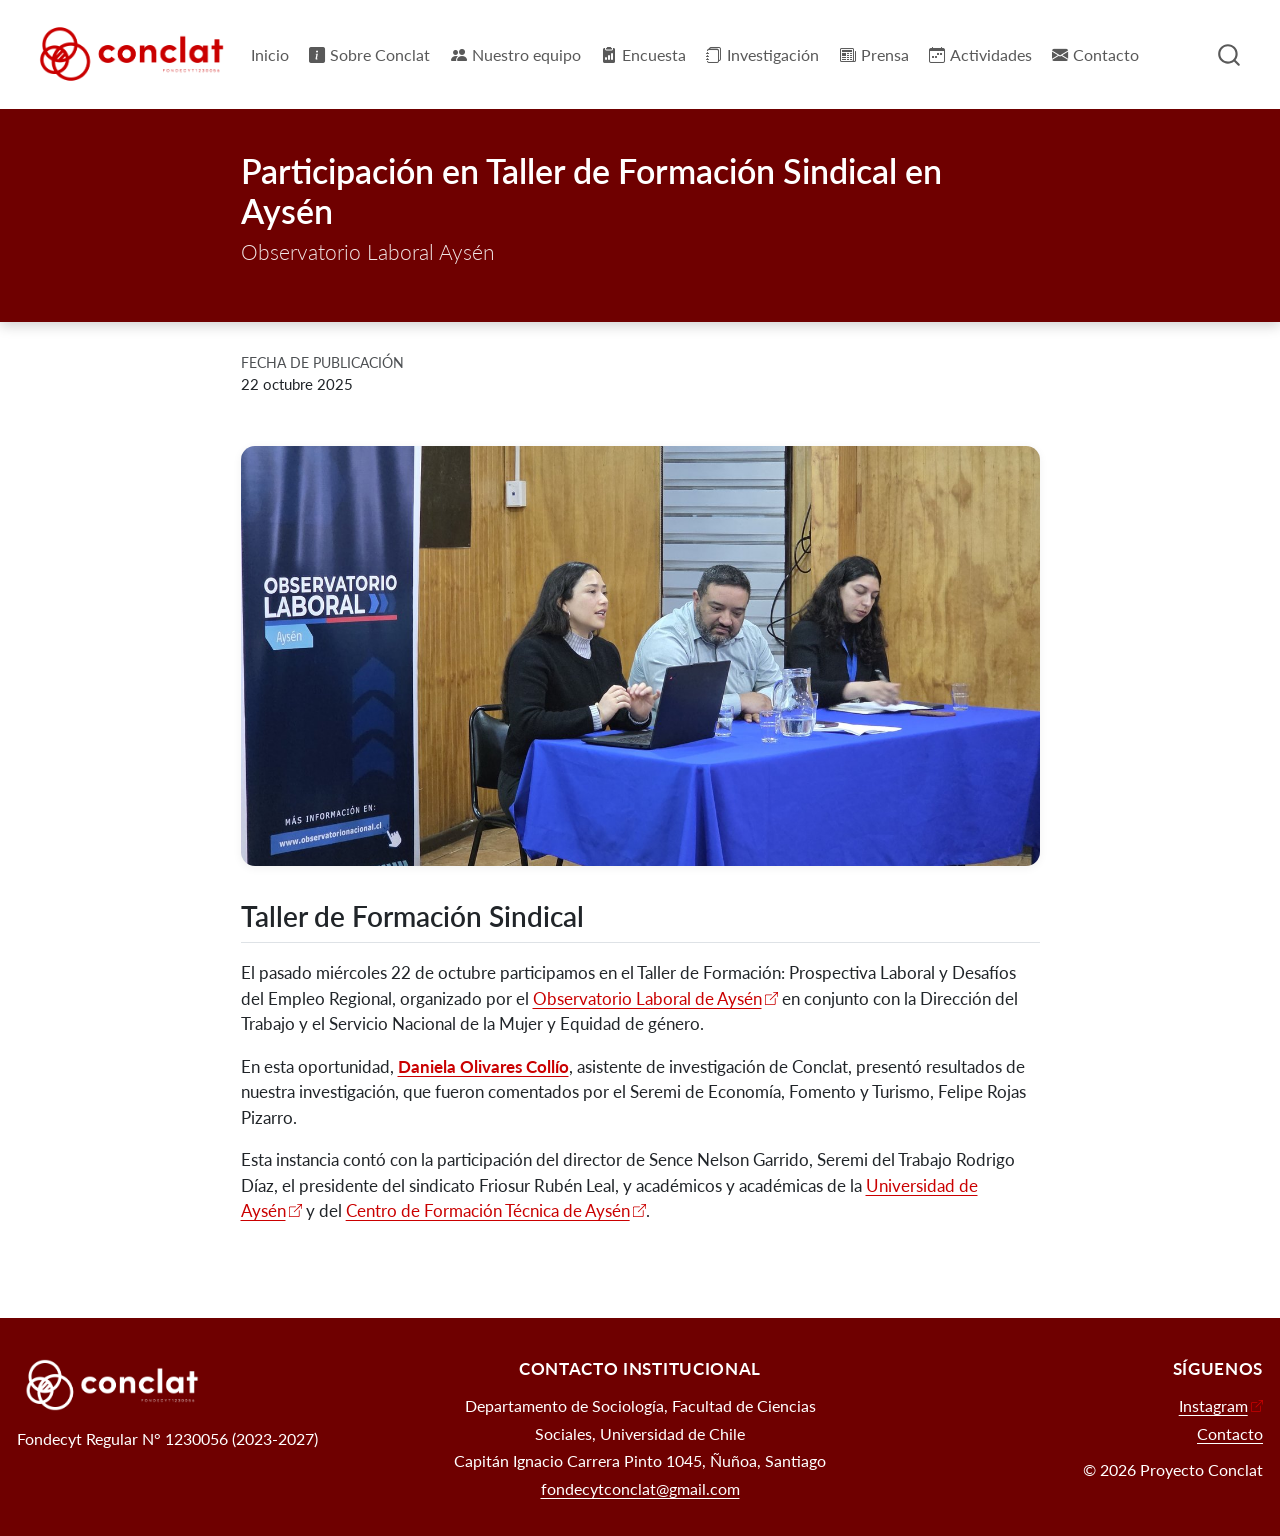
<file: docs/actividades/posts/2025-10-22-olivares-olaysen/index.html>
<!DOCTYPE html>
<html xmlns="http://www.w3.org/1999/xhtml" lang="es" xml:lang="es"><head>

<meta charset="utf-8">
<meta name="generator" content="quarto-1.9.37">

<meta name="viewport" content="width=device-width, initial-scale=1.0, user-scalable=yes">


<title>Participación en Taller de Formación Sindical en Aysén – Conclat</title>
<style>
/* Default styles provided by pandoc.
** See https://pandoc.org/MANUAL.html#variables-for-html for config info.
*/
code{white-space: pre-wrap;}
span.smallcaps{font-variant: small-caps;}
div.columns{display: flex; gap: min(4vw, 1.5em);}
div.column{flex: auto; overflow-x: auto;}
div.hanging-indent{margin-left: 1.5em; text-indent: -1.5em;}
ul.task-list{list-style: none;}
ul.task-list li input[type="checkbox"] {
  width: 0.8em;
  margin: 0 0.8em 0.2em -1em; /* quarto-specific, see https://github.com/quarto-dev/quarto-cli/issues/4556 */ 
  vertical-align: middle;
}
</style>


<script src="../../../site_libs/quarto-nav/quarto-nav.js"></script>
<script src="../../../site_libs/quarto-nav/headroom.min.js"></script>
<script src="../../../site_libs/clipboard/clipboard.min.js"></script>
<script src="../../../site_libs/quarto-search/autocomplete.umd.js"></script>
<script src="../../../site_libs/quarto-search/fuse.min.js"></script>
<script src="../../../site_libs/quarto-search/quarto-search.js"></script>
<meta name="quarto:offset" content="../../../">
<link href="../../../resources/img/conclat_logo_principal_rojo.png" rel="icon" type="image/png">
<script src="../../../site_libs/quarto-html/quarto.js" type="module"></script>
<script src="../../../site_libs/quarto-html/tabsets/tabsets.js" type="module"></script>
<script src="../../../site_libs/quarto-html/popper.min.js"></script>
<script src="../../../site_libs/quarto-html/tippy.umd.min.js"></script>
<script src="../../../site_libs/quarto-html/anchor.min.js"></script>
<link href="../../../site_libs/quarto-html/tippy.css" rel="stylesheet">
<link href="../../../site_libs/quarto-html/quarto-syntax-highlighting-7f8f88aac4f3542376d5c11b86a4c14d.css" rel="stylesheet" id="quarto-text-highlighting-styles">
<script src="../../../site_libs/bootstrap/bootstrap.min.js"></script>
<link href="../../../site_libs/bootstrap/bootstrap-icons.css" rel="stylesheet">
<link href="../../../site_libs/bootstrap/bootstrap-57b0930abbd3c9d5219dd1c85d935c33.min.css" rel="stylesheet" append-hash="true" id="quarto-bootstrap" data-mode="light">
<script id="quarto-search-options" type="application/json">{
  "location": "navbar",
  "copy-button": false,
  "collapse-after": 3,
  "panel-placement": "end",
  "type": "overlay",
  "limit": 50,
  "keyboard-shortcut": [
    "f",
    "/",
    "s"
  ],
  "show-item-context": false,
  "language": {
    "search-no-results-text": "No se han encontrado resultados",
    "search-matching-documents-text": "documentos encontrados",
    "search-copy-link-title": "Copiar el enlace en la búsqueda",
    "search-hide-matches-text": "Ocultar resultados adicionales",
    "search-more-match-text": "resultado adicional en este documento",
    "search-more-matches-text": "resultados adicionales en este documento",
    "search-clear-button-title": "Borrar",
    "search-text-placeholder": "",
    "search-detached-cancel-button-title": "Cancelar",
    "search-submit-button-title": "Enviar",
    "search-label": "Buscar"
  }
}</script>
<style>

      .quarto-title-block .quarto-title-banner h1,
      .quarto-title-block .quarto-title-banner h2,
      .quarto-title-block .quarto-title-banner h3,
      .quarto-title-block .quarto-title-banner h4,
      .quarto-title-block .quarto-title-banner h5,
      .quarto-title-block .quarto-title-banner h6
      {
        color: white;
      }

      .quarto-title-block .quarto-title-banner {
        color: white;
background: #6f0000;
      }
</style>


<link rel="stylesheet" href="../../../styles.css">
</head>

<body class="nav-fixed fullcontent quarto-light">

<div id="quarto-search-results"></div>
  <header id="quarto-header" class="headroom fixed-top quarto-banner">
    <nav class="navbar navbar-expand-lg " data-bs-theme="dark">
      <div class="navbar-container container-fluid">
      <div class="navbar-brand-container mx-auto">
    <a href="../../../index.html" class="navbar-brand navbar-brand-logo">
    <img src="../../../resources/img/conclat_ID_principal_rojo.png" alt="" class="navbar-logo light-content">
    <img src="../../../resources/img/conclat_ID_principal_rojo.png" alt="" class="navbar-logo dark-content">
    </a>
  </div>
            <div id="quarto-search" class="" title="Buscar"></div>
          <button class="navbar-toggler" type="button" data-bs-toggle="collapse" data-bs-target="#navbarCollapse" aria-controls="navbarCollapse" role="menu" aria-expanded="false" aria-label="Navegación de palanca" onclick="if (window.quartoToggleHeadroom) { window.quartoToggleHeadroom(); }">
  <span class="navbar-toggler-icon"></span>
</button>
          <div class="collapse navbar-collapse" id="navbarCollapse">
            <ul class="navbar-nav navbar-nav-scroll me-auto">
  <li class="nav-item">
    <a class="nav-link" href="../../../index.html"> 
<span class="menu-text">Inicio</span></a>
  </li>  
  <li class="nav-item">
    <a class="nav-link" href="../../../informacion/01-sobre.html"> <i class="bi bi-info-square-fill" role="img">
</i> 
<span class="menu-text">Sobre Conclat</span></a>
  </li>  
  <li class="nav-item">
    <a class="nav-link" href="../../../nosotros/nosotros.html"> <i class="bi bi-people-fill" role="img">
</i> 
<span class="menu-text">Nuestro equipo</span></a>
  </li>  
  <li class="nav-item">
    <a class="nav-link" href="../../../encuesta/encuesta.html"> <i class="bi bi-clipboard2-data-fill" role="img">
</i> 
<span class="menu-text">Encuesta</span></a>
  </li>  
  <li class="nav-item">
    <a class="nav-link" href="../../../investigacion/investigacion.html"> <i class="bi bi-journals" role="img">
</i> 
<span class="menu-text">Investigación</span></a>
  </li>  
  <li class="nav-item">
    <a class="nav-link" href="../../../prensa/prensa.html"> <i class="bi bi-newspaper" role="img">
</i> 
<span class="menu-text">Prensa</span></a>
  </li>  
  <li class="nav-item">
    <a class="nav-link" href="../../../actividades/actividades.html"> <i class="bi bi-calendar-week" role="img">
</i> 
<span class="menu-text">Actividades</span></a>
  </li>  
  <li class="nav-item">
    <a class="nav-link" href="../../../contacto/contacto.html"> <i class="bi bi-envelope-fill" role="img">
</i> 
<span class="menu-text">Contacto</span></a>
  </li>  
</ul>
          </div> <!-- /navcollapse -->
            <div class="quarto-navbar-tools">
</div>
      </div> <!-- /container-fluid -->
    </nav>
</header>
<!-- content -->
<header id="title-block-header" class="quarto-title-block default page-columns page-full">
  <div class="quarto-title-banner page-columns page-full">
    <div class="quarto-title column-body">
      <h1 class="title">Participación en Taller de Formación Sindical en Aysén</h1>
            <p class="subtitle lead">Observatorio Laboral Aysén</p>
                                    </div>
  </div>
    
  
  <div class="quarto-title-meta">

      
      <div>
      <div class="quarto-title-meta-heading">Fecha de publicación</div>
      <div class="quarto-title-meta-contents">
        <p class="date">22 octubre 2025</p>
      </div>
    </div>
    
      
    </div>
    
  
  </header><div id="quarto-content" class="quarto-container page-columns page-rows-contents page-layout-article page-navbar">
<!-- sidebar -->
<!-- margin-sidebar -->
    
<!-- main -->
<main class="content quarto-banner-title-block" id="quarto-document-content">





<p><img src="portada.jpg" class="post-cover img-fluid"></p>
<section id="taller-de-formación-sindical" class="level2">
<h2 class="anchored" data-anchor-id="taller-de-formación-sindical">Taller de Formación Sindical</h2>
<p>El pasado miércoles 22 de octubre participamos en el Taller de Formación: Prospectiva Laboral y Desafíos del Empleo Regional, organizado por el <a href="https://www.subtrab.gob.cl/division-politicas-de-empleo/prospeccion-laboral/pol/">Observatorio Laboral de Aysén</a> en conjunto con la Dirección del Trabajo y el Servicio Nacional de la Mujer y Equidad de género.</p>
<p>En esta oportunidad, <a href="../../../nosotros/miembros/olivares.html"><strong>Daniela Olivares Collío</strong></a>, asistente de investigación de Conclat, presentó resultados de nuestra investigación, que fueron comentados por el Seremi de Economía, Fomento y Turismo, Felipe Rojas Pizarro.</p>
<p>Esta instancia contó con la participación del director de Sence Nelson Garrido, Seremi del Trabajo Rodrigo Díaz, el presidente del sindicato Friosur Rubén Leal, y académicos y académicas de la <a href="https://uaysen.cl/">Universidad de Aysén</a> y del <a href="https://cftestataldeaysen.cl/">Centro de Formación Técnica de Aysén</a>.</p>


</section>

</main> <!-- /main -->
<script id="quarto-html-after-body" type="application/javascript">
  window.document.addEventListener("DOMContentLoaded", function (event) {
    const icon = "";
    const anchorJS = new window.AnchorJS();
    anchorJS.options = {
      placement: 'right',
      icon: icon
    };
    anchorJS.add('.anchored');
    const isCodeAnnotation = (el) => {
      for (const clz of el.classList) {
        if (clz.startsWith('code-annotation-')) {                     
          return true;
        }
      }
      return false;
    }
    const onCopySuccess = function(e) {
      // button target
      const button = e.trigger;
      // don't keep focus
      button.blur();
      // flash "checked"
      button.classList.add('code-copy-button-checked');
      var currentTitle = button.getAttribute("title");
      button.setAttribute("title", "Copiado");
      let tooltip;
      if (window.bootstrap) {
        button.setAttribute("data-bs-toggle", "tooltip");
        button.setAttribute("data-bs-placement", "left");
        button.setAttribute("data-bs-title", "Copiado");
        tooltip = new bootstrap.Tooltip(button, 
          { trigger: "manual", 
            customClass: "code-copy-button-tooltip",
            offset: [0, -8]});
        tooltip.show();    
      }
      setTimeout(function() {
        if (tooltip) {
          tooltip.hide();
          button.removeAttribute("data-bs-title");
          button.removeAttribute("data-bs-toggle");
          button.removeAttribute("data-bs-placement");
        }
        button.setAttribute("title", currentTitle);
        button.classList.remove('code-copy-button-checked');
      }, 1000);
      // clear code selection
      e.clearSelection();
    }
    const getTextToCopy = function(trigger) {
      const outerScaffold = trigger.parentElement.cloneNode(true);
      const codeEl = outerScaffold.querySelector('code');
      for (const childEl of codeEl.children) {
        if (isCodeAnnotation(childEl)) {
          childEl.remove();
        }
      }
      return codeEl.innerText;
    }
    const clipboard = new window.ClipboardJS('.code-copy-button:not([data-in-quarto-modal])', {
      text: getTextToCopy
    });
    clipboard.on('success', onCopySuccess);
    if (window.document.getElementById('quarto-embedded-source-code-modal')) {
      const clipboardModal = new window.ClipboardJS('.code-copy-button[data-in-quarto-modal]', {
        text: getTextToCopy,
        container: window.document.getElementById('quarto-embedded-source-code-modal')
      });
      clipboardModal.on('success', onCopySuccess);
    }
      var localhostRegex = new RegExp(/^(?:http|https):\/\/localhost\:?[0-9]*\//);
      var mailtoRegex = new RegExp(/^mailto:/);
        var filterRegex = new RegExp('/' + window.location.host + '/');
      var isInternal = (href) => {
          return filterRegex.test(href) || localhostRegex.test(href) || mailtoRegex.test(href);
      }
      // Inspect non-navigation links and adorn them if external
     var links = window.document.querySelectorAll('a[href]:not(.nav-link):not(.navbar-brand):not(.toc-action):not(.sidebar-link):not(.sidebar-item-toggle):not(.pagination-link):not(.no-external):not([aria-hidden]):not(.dropdown-item):not(.quarto-navigation-tool):not(.about-link)');
      for (var i=0; i<links.length; i++) {
        const link = links[i];
        if (!isInternal(link.href)) {
          // undo the damage that might have been done by quarto-nav.js in the case of
          // links that we want to consider external
          if (link.dataset.originalHref !== undefined) {
            link.href = link.dataset.originalHref;
          }
            // target, if specified
            link.setAttribute("target", "_blank");
            if (link.getAttribute("rel") === null) {
              link.setAttribute("rel", "noopener");
            }
            // default icon
            link.classList.add("external");
        }
      }
    function tippyHover(el, contentFn, onTriggerFn, onUntriggerFn) {
      const config = {
        allowHTML: true,
        maxWidth: 500,
        delay: 100,
        arrow: false,
        appendTo: function(el) {
            return el.parentElement;
        },
        interactive: true,
        interactiveBorder: 10,
        theme: 'quarto',
        placement: 'bottom-start',
      };
      if (contentFn) {
        config.content = contentFn;
      }
      if (onTriggerFn) {
        config.onTrigger = onTriggerFn;
      }
      if (onUntriggerFn) {
        config.onUntrigger = onUntriggerFn;
      }
      window.tippy(el, config); 
    }
    const noterefs = window.document.querySelectorAll('a[role="doc-noteref"]');
    for (var i=0; i<noterefs.length; i++) {
      const ref = noterefs[i];
      tippyHover(ref, function() {
        // use id or data attribute instead here
        let href = ref.getAttribute('data-footnote-href') || ref.getAttribute('href');
        try { href = new URL(href).hash; } catch {}
        const id = href.replace(/^#\/?/, "");
        const note = window.document.getElementById(id);
        if (note) {
          return note.innerHTML;
        } else {
          return "";
        }
      });
    }
    const xrefs = window.document.querySelectorAll('a.quarto-xref');
    const processXRef = (id, note) => {
      // Strip column container classes
      const stripColumnClz = (el) => {
        el.classList.remove("page-full", "page-columns");
        if (el.children) {
          for (const child of el.children) {
            stripColumnClz(child);
          }
        }
      }
      stripColumnClz(note)
      if (id === null || id.startsWith('sec-')) {
        // Special case sections, only their first couple elements
        const container = document.createElement("div");
        if (note.children && note.children.length > 2) {
          container.appendChild(note.children[0].cloneNode(true));
          for (let i = 1; i < note.children.length; i++) {
            const child = note.children[i];
            if (child.tagName === "P" && child.innerText === "") {
              continue;
            } else {
              container.appendChild(child.cloneNode(true));
              break;
            }
          }
          if (window.Quarto?.typesetMath) {
            window.Quarto.typesetMath(container);
          }
          return container.innerHTML
        } else {
          if (window.Quarto?.typesetMath) {
            window.Quarto.typesetMath(note);
          }
          return note.innerHTML;
        }
      } else {
        // Remove any anchor links if they are present
        const anchorLink = note.querySelector('a.anchorjs-link');
        if (anchorLink) {
          anchorLink.remove();
        }
        if (window.Quarto?.typesetMath) {
          window.Quarto.typesetMath(note);
        }
        if (note.classList.contains("callout")) {
          return note.outerHTML;
        } else {
          return note.innerHTML;
        }
      }
    }
    for (var i=0; i<xrefs.length; i++) {
      const xref = xrefs[i];
      tippyHover(xref, undefined, function(instance) {
        instance.disable();
        let url = xref.getAttribute('href');
        let hash = undefined; 
        if (url.startsWith('#')) {
          hash = url;
        } else {
          try { hash = new URL(url).hash; } catch {}
        }
        if (hash) {
          const id = hash.replace(/^#\/?/, "");
          const note = window.document.getElementById(id);
          if (note !== null) {
            try {
              const html = processXRef(id, note.cloneNode(true));
              instance.setContent(html);
            } finally {
              instance.enable();
              instance.show();
            }
          } else {
            // See if we can fetch this
            fetch(url.split('#')[0])
            .then(res => res.text())
            .then(html => {
              const parser = new DOMParser();
              const htmlDoc = parser.parseFromString(html, "text/html");
              const note = htmlDoc.getElementById(id);
              if (note !== null) {
                const html = processXRef(id, note);
                instance.setContent(html);
              } 
            }).finally(() => {
              instance.enable();
              instance.show();
            });
          }
        } else {
          // See if we can fetch a full url (with no hash to target)
          // This is a special case and we should probably do some content thinning / targeting
          fetch(url)
          .then(res => res.text())
          .then(html => {
            const parser = new DOMParser();
            const htmlDoc = parser.parseFromString(html, "text/html");
            const note = htmlDoc.querySelector('main.content');
            if (note !== null) {
              // This should only happen for chapter cross references
              // (since there is no id in the URL)
              // remove the first header
              if (note.children.length > 0 && note.children[0].tagName === "HEADER") {
                note.children[0].remove();
              }
              const html = processXRef(null, note);
              instance.setContent(html);
            } 
          }).finally(() => {
            instance.enable();
            instance.show();
          });
        }
      }, function(instance) {
      });
    }
        let selectedAnnoteEl;
        const selectorForAnnotation = ( cell, annotation) => {
          let cellAttr = 'data-code-cell="' + cell + '"';
          let lineAttr = 'data-code-annotation="' +  annotation + '"';
          const selector = 'span[' + cellAttr + '][' + lineAttr + ']';
          return selector;
        }
        const selectCodeLines = (annoteEl) => {
          const doc = window.document;
          const targetCell = annoteEl.getAttribute("data-target-cell");
          const targetAnnotation = annoteEl.getAttribute("data-target-annotation");
          const annoteSpan = window.document.querySelector(selectorForAnnotation(targetCell, targetAnnotation));
          const lines = annoteSpan.getAttribute("data-code-lines").split(",");
          const lineIds = lines.map((line) => {
            return targetCell + "-" + line;
          })
          let top = null;
          let height = null;
          let parent = null;
          if (lineIds.length > 0) {
              //compute the position of the single el (top and bottom and make a div)
              const el = window.document.getElementById(lineIds[0]);
              top = el.offsetTop;
              height = el.offsetHeight;
              parent = el.parentElement.parentElement;
            if (lineIds.length > 1) {
              const lastEl = window.document.getElementById(lineIds[lineIds.length - 1]);
              const bottom = lastEl.offsetTop + lastEl.offsetHeight;
              height = bottom - top;
            }
            if (top !== null && height !== null && parent !== null) {
              // cook up a div (if necessary) and position it 
              let div = window.document.getElementById("code-annotation-line-highlight");
              if (div === null) {
                div = window.document.createElement("div");
                div.setAttribute("id", "code-annotation-line-highlight");
                div.style.position = 'absolute';
                parent.appendChild(div);
              }
              div.style.top = top - 2 + "px";
              div.style.height = height + 4 + "px";
              div.style.left = 0;
              let gutterDiv = window.document.getElementById("code-annotation-line-highlight-gutter");
              if (gutterDiv === null) {
                gutterDiv = window.document.createElement("div");
                gutterDiv.setAttribute("id", "code-annotation-line-highlight-gutter");
                gutterDiv.style.position = 'absolute';
                const codeCell = window.document.getElementById(targetCell);
                const gutter = codeCell.querySelector('.code-annotation-gutter');
                gutter.appendChild(gutterDiv);
              }
              gutterDiv.style.top = top - 2 + "px";
              gutterDiv.style.height = height + 4 + "px";
            }
            selectedAnnoteEl = annoteEl;
          }
        };
        const unselectCodeLines = () => {
          const elementsIds = ["code-annotation-line-highlight", "code-annotation-line-highlight-gutter"];
          elementsIds.forEach((elId) => {
            const div = window.document.getElementById(elId);
            if (div) {
              div.remove();
            }
          });
          selectedAnnoteEl = undefined;
        };
          // Handle positioning of the toggle
      window.addEventListener(
        "resize",
        throttle(() => {
          elRect = undefined;
          if (selectedAnnoteEl) {
            selectCodeLines(selectedAnnoteEl);
          }
        }, 10)
      );
      function throttle(fn, ms) {
      let throttle = false;
      let timer;
        return (...args) => {
          if(!throttle) { // first call gets through
              fn.apply(this, args);
              throttle = true;
          } else { // all the others get throttled
              if(timer) clearTimeout(timer); // cancel #2
              timer = setTimeout(() => {
                fn.apply(this, args);
                timer = throttle = false;
              }, ms);
          }
        };
      }
        // Attach click handler to the DT
        const annoteDls = window.document.querySelectorAll('dt[data-target-cell]');
        for (const annoteDlNode of annoteDls) {
          annoteDlNode.addEventListener('click', (event) => {
            const clickedEl = event.target;
            if (clickedEl !== selectedAnnoteEl) {
              unselectCodeLines();
              const activeEl = window.document.querySelector('dt[data-target-cell].code-annotation-active');
              if (activeEl) {
                activeEl.classList.remove('code-annotation-active');
              }
              selectCodeLines(clickedEl);
              clickedEl.classList.add('code-annotation-active');
            } else {
              // Unselect the line
              unselectCodeLines();
              clickedEl.classList.remove('code-annotation-active');
            }
          });
        }
    const findCites = (el) => {
      const parentEl = el.parentElement;
      if (parentEl) {
        const cites = parentEl.dataset.cites;
        if (cites) {
          return {
            el,
            cites: cites.split(' ')
          };
        } else {
          return findCites(el.parentElement)
        }
      } else {
        return undefined;
      }
    };
    var bibliorefs = window.document.querySelectorAll('a[role="doc-biblioref"]');
    for (var i=0; i<bibliorefs.length; i++) {
      const ref = bibliorefs[i];
      const citeInfo = findCites(ref);
      if (citeInfo) {
        tippyHover(citeInfo.el, function() {
          var popup = window.document.createElement('div');
          citeInfo.cites.forEach(function(cite) {
            var citeDiv = window.document.createElement('div');
            citeDiv.classList.add('hanging-indent');
            citeDiv.classList.add('csl-entry');
            var biblioDiv = window.document.getElementById('ref-' + cite);
            if (biblioDiv) {
              citeDiv.innerHTML = biblioDiv.innerHTML;
            }
            popup.appendChild(citeDiv);
          });
          return popup.innerHTML;
        });
      }
    }
  });
  </script>
</div> <!-- /content -->
<footer class="footer">
  <div class="nav-footer">
    <div class="nav-footer-left">
<p><span class="footer-logo" role="img" aria-label="Conclat"></span></p>
<p>Fondecyt Regular N° 1230056 (2023-2027)</p>
</div>   
    <div class="nav-footer-center">
<p><strong>Contacto institucional</strong></p>
<p>Departamento de Sociología, Facultad de Ciencias Sociales, Universidad de Chile<br>
Capitán Ignacio Carrera Pinto 1045, Ñuñoa, Santiago<br>
<a href="mailto:fondecytconclat@gmail.com">fondecytconclat@gmail.com</a></p>
</div>
    <div class="nav-footer-right">
<p><strong>Síguenos</strong></p>
<p><a href="https://www.instagram.com/proyecto.conclat/" target="_blank">Instagram</a><br>
<a href="../../../contacto/contacto.html">Contacto</a></p>
<p>© 2026 Proyecto Conclat</p>
</div>
  </div>
</footer>




</body></html>
</file>
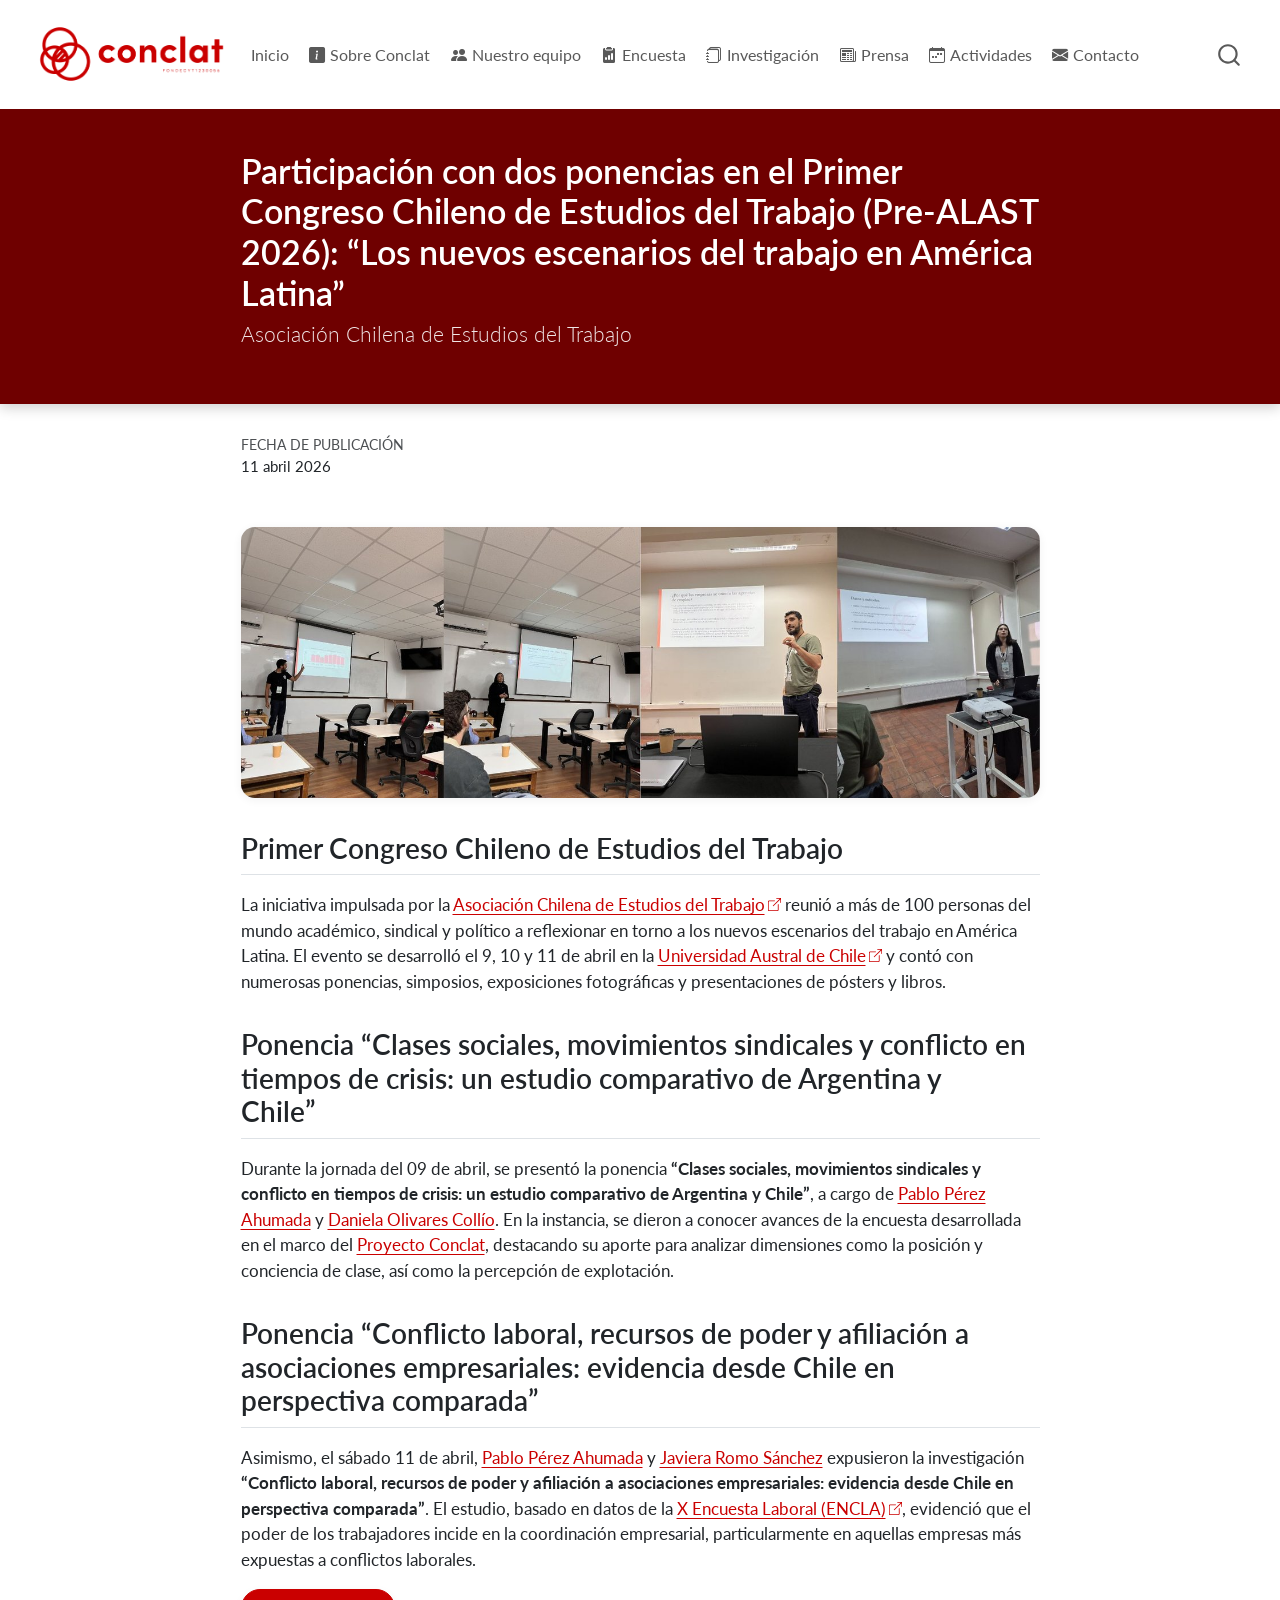
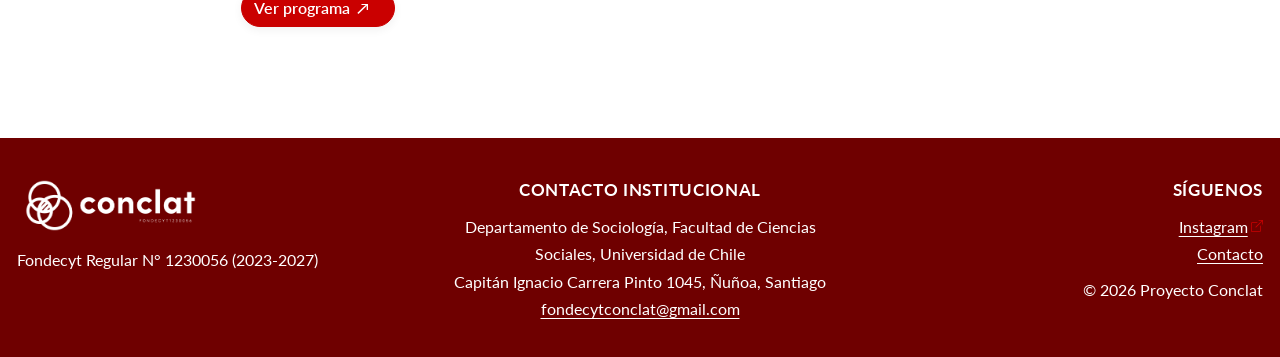
<file: docs/actividades/posts/2026-04-11-acet-ponencias/index.html>
<!DOCTYPE html>
<html xmlns="http://www.w3.org/1999/xhtml" lang="es" xml:lang="es"><head>

<meta charset="utf-8">
<meta name="generator" content="quarto-1.9.37">

<meta name="viewport" content="width=device-width, initial-scale=1.0, user-scalable=yes">


<title>Participación con dos ponencias en el Primer Congreso Chileno de Estudios del Trabajo (Pre-ALAST 2026): “Los nuevos escenarios del trabajo en América Latina” – Conclat</title>
<style>
/* Default styles provided by pandoc.
** See https://pandoc.org/MANUAL.html#variables-for-html for config info.
*/
code{white-space: pre-wrap;}
span.smallcaps{font-variant: small-caps;}
div.columns{display: flex; gap: min(4vw, 1.5em);}
div.column{flex: auto; overflow-x: auto;}
div.hanging-indent{margin-left: 1.5em; text-indent: -1.5em;}
ul.task-list{list-style: none;}
ul.task-list li input[type="checkbox"] {
  width: 0.8em;
  margin: 0 0.8em 0.2em -1em; /* quarto-specific, see https://github.com/quarto-dev/quarto-cli/issues/4556 */ 
  vertical-align: middle;
}
</style>


<script src="../../../site_libs/quarto-nav/quarto-nav.js"></script>
<script src="../../../site_libs/quarto-nav/headroom.min.js"></script>
<script src="../../../site_libs/clipboard/clipboard.min.js"></script>
<script src="../../../site_libs/quarto-search/autocomplete.umd.js"></script>
<script src="../../../site_libs/quarto-search/fuse.min.js"></script>
<script src="../../../site_libs/quarto-search/quarto-search.js"></script>
<meta name="quarto:offset" content="../../../">
<link href="../../../resources/img/conclat_logo_principal_rojo.png" rel="icon" type="image/png">
<script src="../../../site_libs/quarto-html/quarto.js" type="module"></script>
<script src="../../../site_libs/quarto-html/tabsets/tabsets.js" type="module"></script>
<script src="../../../site_libs/quarto-html/popper.min.js"></script>
<script src="../../../site_libs/quarto-html/tippy.umd.min.js"></script>
<script src="../../../site_libs/quarto-html/anchor.min.js"></script>
<link href="../../../site_libs/quarto-html/tippy.css" rel="stylesheet">
<link href="../../../site_libs/quarto-html/quarto-syntax-highlighting-7f8f88aac4f3542376d5c11b86a4c14d.css" rel="stylesheet" id="quarto-text-highlighting-styles">
<script src="../../../site_libs/bootstrap/bootstrap.min.js"></script>
<link href="../../../site_libs/bootstrap/bootstrap-icons.css" rel="stylesheet">
<link href="../../../site_libs/bootstrap/bootstrap-57b0930abbd3c9d5219dd1c85d935c33.min.css" rel="stylesheet" append-hash="true" id="quarto-bootstrap" data-mode="light">
<script id="quarto-search-options" type="application/json">{
  "location": "navbar",
  "copy-button": false,
  "collapse-after": 3,
  "panel-placement": "end",
  "type": "overlay",
  "limit": 50,
  "keyboard-shortcut": [
    "f",
    "/",
    "s"
  ],
  "show-item-context": false,
  "language": {
    "search-no-results-text": "No se han encontrado resultados",
    "search-matching-documents-text": "documentos encontrados",
    "search-copy-link-title": "Copiar el enlace en la búsqueda",
    "search-hide-matches-text": "Ocultar resultados adicionales",
    "search-more-match-text": "resultado adicional en este documento",
    "search-more-matches-text": "resultados adicionales en este documento",
    "search-clear-button-title": "Borrar",
    "search-text-placeholder": "",
    "search-detached-cancel-button-title": "Cancelar",
    "search-submit-button-title": "Enviar",
    "search-label": "Buscar"
  }
}</script>
<style>

      .quarto-title-block .quarto-title-banner h1,
      .quarto-title-block .quarto-title-banner h2,
      .quarto-title-block .quarto-title-banner h3,
      .quarto-title-block .quarto-title-banner h4,
      .quarto-title-block .quarto-title-banner h5,
      .quarto-title-block .quarto-title-banner h6
      {
        color: white;
      }

      .quarto-title-block .quarto-title-banner {
        color: white;
background: #6f0000;
      }
</style>


<link rel="stylesheet" href="../../../styles.css">
</head>

<body class="nav-fixed fullcontent quarto-light">

<div id="quarto-search-results"></div>
  <header id="quarto-header" class="headroom fixed-top quarto-banner">
    <nav class="navbar navbar-expand-lg " data-bs-theme="dark">
      <div class="navbar-container container-fluid">
      <div class="navbar-brand-container mx-auto">
    <a href="../../../index.html" class="navbar-brand navbar-brand-logo">
    <img src="../../../resources/img/conclat_ID_principal_rojo.png" alt="" class="navbar-logo light-content">
    <img src="../../../resources/img/conclat_ID_principal_rojo.png" alt="" class="navbar-logo dark-content">
    </a>
  </div>
            <div id="quarto-search" class="" title="Buscar"></div>
          <button class="navbar-toggler" type="button" data-bs-toggle="collapse" data-bs-target="#navbarCollapse" aria-controls="navbarCollapse" role="menu" aria-expanded="false" aria-label="Navegación de palanca" onclick="if (window.quartoToggleHeadroom) { window.quartoToggleHeadroom(); }">
  <span class="navbar-toggler-icon"></span>
</button>
          <div class="collapse navbar-collapse" id="navbarCollapse">
            <ul class="navbar-nav navbar-nav-scroll me-auto">
  <li class="nav-item">
    <a class="nav-link" href="../../../index.html"> 
<span class="menu-text">Inicio</span></a>
  </li>  
  <li class="nav-item">
    <a class="nav-link" href="../../../informacion/01-sobre.html"> <i class="bi bi-info-square-fill" role="img">
</i> 
<span class="menu-text">Sobre Conclat</span></a>
  </li>  
  <li class="nav-item">
    <a class="nav-link" href="../../../nosotros/nosotros.html"> <i class="bi bi-people-fill" role="img">
</i> 
<span class="menu-text">Nuestro equipo</span></a>
  </li>  
  <li class="nav-item">
    <a class="nav-link" href="../../../encuesta/encuesta.html"> <i class="bi bi-clipboard2-data-fill" role="img">
</i> 
<span class="menu-text">Encuesta</span></a>
  </li>  
  <li class="nav-item">
    <a class="nav-link" href="../../../investigacion/investigacion.html"> <i class="bi bi-journals" role="img">
</i> 
<span class="menu-text">Investigación</span></a>
  </li>  
  <li class="nav-item">
    <a class="nav-link" href="../../../prensa/prensa.html"> <i class="bi bi-newspaper" role="img">
</i> 
<span class="menu-text">Prensa</span></a>
  </li>  
  <li class="nav-item">
    <a class="nav-link" href="../../../actividades/actividades.html"> <i class="bi bi-calendar-week" role="img">
</i> 
<span class="menu-text">Actividades</span></a>
  </li>  
  <li class="nav-item">
    <a class="nav-link" href="../../../contacto/contacto.html"> <i class="bi bi-envelope-fill" role="img">
</i> 
<span class="menu-text">Contacto</span></a>
  </li>  
</ul>
          </div> <!-- /navcollapse -->
            <div class="quarto-navbar-tools">
</div>
      </div> <!-- /container-fluid -->
    </nav>
</header>
<!-- content -->
<header id="title-block-header" class="quarto-title-block default page-columns page-full">
  <div class="quarto-title-banner page-columns page-full">
    <div class="quarto-title column-body">
      <h1 class="title">Participación con dos ponencias en el Primer Congreso Chileno de Estudios del Trabajo (Pre-ALAST 2026): “Los nuevos escenarios del trabajo en América Latina”</h1>
            <p class="subtitle lead">Asociación Chilena de Estudios del Trabajo</p>
                                    </div>
  </div>
    
  
  <div class="quarto-title-meta">

      
      <div>
      <div class="quarto-title-meta-heading">Fecha de publicación</div>
      <div class="quarto-title-meta-contents">
        <p class="date">11 abril 2026</p>
      </div>
    </div>
    
      
    </div>
    
  
  </header><div id="quarto-content" class="quarto-container page-columns page-rows-contents page-layout-article page-navbar">
<!-- sidebar -->
<!-- margin-sidebar -->
    
<!-- main -->
<main class="content quarto-banner-title-block" id="quarto-document-content">





<p><img src="portada.jpg" class="post-cover img-fluid"></p>
<section id="primer-congreso-chileno-de-estudios-del-trabajo" class="level2">
<h2 class="anchored" data-anchor-id="primer-congreso-chileno-de-estudios-del-trabajo">Primer Congreso Chileno de Estudios del Trabajo</h2>
<p>La iniciativa impulsada por la <a href="https://acetchile.cl/index.php">Asociación Chilena de Estudios del Trabajo</a> reunió a más de 100 personas del mundo académico, sindical y político a reflexionar en torno a los nuevos escenarios del trabajo en América Latina. El evento se desarrolló el 9, 10 y 11 de abril en la <a href="https://www.uach.cl/">Universidad Austral de Chile</a> y contó con numerosas ponencias, simposios, exposiciones fotográficas y presentaciones de pósters y libros.</p>
</section>
<section id="ponencia-clases-sociales-movimientos-sindicales-y-conflicto-en-tiempos-de-crisis-un-estudio-comparativo-de-argentina-y-chile" class="level2">
<h2 class="anchored" data-anchor-id="ponencia-clases-sociales-movimientos-sindicales-y-conflicto-en-tiempos-de-crisis-un-estudio-comparativo-de-argentina-y-chile">Ponencia “Clases sociales, movimientos sindicales y conflicto en tiempos de crisis: un estudio comparativo de Argentina y Chile”</h2>
<p>Durante la jornada del 09 de abril, se presentó la ponencia <strong>“Clases sociales, movimientos sindicales y conflicto en tiempos de crisis: un estudio comparativo de Argentina y Chile”</strong>, a cargo de <a href="../../../nosotros/miembros/perez.html">Pablo Pérez Ahumada</a> y <a href="../../../nosotros/miembros/olivares.html">Daniela Olivares Collío</a>. En la instancia, se dieron a conocer avances de la encuesta desarrollada en el marco del <a href="../../../index.html">Proyecto Conclat</a>, destacando su aporte para analizar dimensiones como la posición y conciencia de clase, así como la percepción de explotación.</p>
</section>
<section id="ponencia-conflicto-laboral-recursos-de-poder-y-afiliación-a-asociaciones-empresariales-evidencia-desde-chile-en-perspectiva-comparada" class="level2">
<h2 class="anchored" data-anchor-id="ponencia-conflicto-laboral-recursos-de-poder-y-afiliación-a-asociaciones-empresariales-evidencia-desde-chile-en-perspectiva-comparada">Ponencia “Conflicto laboral, recursos de poder y afiliación a asociaciones empresariales: evidencia desde Chile en perspectiva comparada”</h2>
<p>Asimismo, el sábado 11 de abril, <a href="../../../nosotros/miembros/perez.html">Pablo Pérez Ahumada</a> y <a href="../../../nosotros/miembros/romo.html">Javiera Romo Sánchez</a> expusieron la investigación <strong>“Conflicto laboral, recursos de poder y afiliación a asociaciones empresariales: evidencia desde Chile en perspectiva comparada”</strong>. El estudio, basado en datos de la <a href="https://www.ine.gob.cl/encla">X Encuesta Laboral (ENCLA)</a>, evidenció que el poder de los trabajadores incide en la coordinación empresarial, particularmente en aquellas empresas más expuestas a conflictos laborales.</p>
<div class="top-cta">
<p><a class="btn btn-sm btn-primary" href="https://drive.google.com/file/d/1VrQSj6-s5guCl1FMDyRhnC_u_Ix0leQe/view" target="_blank" rel="noopener">Ver programa</a></p>
</div>


</section>

</main> <!-- /main -->
<script id="quarto-html-after-body" type="application/javascript">
  window.document.addEventListener("DOMContentLoaded", function (event) {
    const icon = "";
    const anchorJS = new window.AnchorJS();
    anchorJS.options = {
      placement: 'right',
      icon: icon
    };
    anchorJS.add('.anchored');
    const isCodeAnnotation = (el) => {
      for (const clz of el.classList) {
        if (clz.startsWith('code-annotation-')) {                     
          return true;
        }
      }
      return false;
    }
    const onCopySuccess = function(e) {
      // button target
      const button = e.trigger;
      // don't keep focus
      button.blur();
      // flash "checked"
      button.classList.add('code-copy-button-checked');
      var currentTitle = button.getAttribute("title");
      button.setAttribute("title", "Copiado");
      let tooltip;
      if (window.bootstrap) {
        button.setAttribute("data-bs-toggle", "tooltip");
        button.setAttribute("data-bs-placement", "left");
        button.setAttribute("data-bs-title", "Copiado");
        tooltip = new bootstrap.Tooltip(button, 
          { trigger: "manual", 
            customClass: "code-copy-button-tooltip",
            offset: [0, -8]});
        tooltip.show();    
      }
      setTimeout(function() {
        if (tooltip) {
          tooltip.hide();
          button.removeAttribute("data-bs-title");
          button.removeAttribute("data-bs-toggle");
          button.removeAttribute("data-bs-placement");
        }
        button.setAttribute("title", currentTitle);
        button.classList.remove('code-copy-button-checked');
      }, 1000);
      // clear code selection
      e.clearSelection();
    }
    const getTextToCopy = function(trigger) {
      const outerScaffold = trigger.parentElement.cloneNode(true);
      const codeEl = outerScaffold.querySelector('code');
      for (const childEl of codeEl.children) {
        if (isCodeAnnotation(childEl)) {
          childEl.remove();
        }
      }
      return codeEl.innerText;
    }
    const clipboard = new window.ClipboardJS('.code-copy-button:not([data-in-quarto-modal])', {
      text: getTextToCopy
    });
    clipboard.on('success', onCopySuccess);
    if (window.document.getElementById('quarto-embedded-source-code-modal')) {
      const clipboardModal = new window.ClipboardJS('.code-copy-button[data-in-quarto-modal]', {
        text: getTextToCopy,
        container: window.document.getElementById('quarto-embedded-source-code-modal')
      });
      clipboardModal.on('success', onCopySuccess);
    }
      var localhostRegex = new RegExp(/^(?:http|https):\/\/localhost\:?[0-9]*\//);
      var mailtoRegex = new RegExp(/^mailto:/);
        var filterRegex = new RegExp('/' + window.location.host + '/');
      var isInternal = (href) => {
          return filterRegex.test(href) || localhostRegex.test(href) || mailtoRegex.test(href);
      }
      // Inspect non-navigation links and adorn them if external
     var links = window.document.querySelectorAll('a[href]:not(.nav-link):not(.navbar-brand):not(.toc-action):not(.sidebar-link):not(.sidebar-item-toggle):not(.pagination-link):not(.no-external):not([aria-hidden]):not(.dropdown-item):not(.quarto-navigation-tool):not(.about-link)');
      for (var i=0; i<links.length; i++) {
        const link = links[i];
        if (!isInternal(link.href)) {
          // undo the damage that might have been done by quarto-nav.js in the case of
          // links that we want to consider external
          if (link.dataset.originalHref !== undefined) {
            link.href = link.dataset.originalHref;
          }
            // target, if specified
            link.setAttribute("target", "_blank");
            if (link.getAttribute("rel") === null) {
              link.setAttribute("rel", "noopener");
            }
            // default icon
            link.classList.add("external");
        }
      }
    function tippyHover(el, contentFn, onTriggerFn, onUntriggerFn) {
      const config = {
        allowHTML: true,
        maxWidth: 500,
        delay: 100,
        arrow: false,
        appendTo: function(el) {
            return el.parentElement;
        },
        interactive: true,
        interactiveBorder: 10,
        theme: 'quarto',
        placement: 'bottom-start',
      };
      if (contentFn) {
        config.content = contentFn;
      }
      if (onTriggerFn) {
        config.onTrigger = onTriggerFn;
      }
      if (onUntriggerFn) {
        config.onUntrigger = onUntriggerFn;
      }
      window.tippy(el, config); 
    }
    const noterefs = window.document.querySelectorAll('a[role="doc-noteref"]');
    for (var i=0; i<noterefs.length; i++) {
      const ref = noterefs[i];
      tippyHover(ref, function() {
        // use id or data attribute instead here
        let href = ref.getAttribute('data-footnote-href') || ref.getAttribute('href');
        try { href = new URL(href).hash; } catch {}
        const id = href.replace(/^#\/?/, "");
        const note = window.document.getElementById(id);
        if (note) {
          return note.innerHTML;
        } else {
          return "";
        }
      });
    }
    const xrefs = window.document.querySelectorAll('a.quarto-xref');
    const processXRef = (id, note) => {
      // Strip column container classes
      const stripColumnClz = (el) => {
        el.classList.remove("page-full", "page-columns");
        if (el.children) {
          for (const child of el.children) {
            stripColumnClz(child);
          }
        }
      }
      stripColumnClz(note)
      if (id === null || id.startsWith('sec-')) {
        // Special case sections, only their first couple elements
        const container = document.createElement("div");
        if (note.children && note.children.length > 2) {
          container.appendChild(note.children[0].cloneNode(true));
          for (let i = 1; i < note.children.length; i++) {
            const child = note.children[i];
            if (child.tagName === "P" && child.innerText === "") {
              continue;
            } else {
              container.appendChild(child.cloneNode(true));
              break;
            }
          }
          if (window.Quarto?.typesetMath) {
            window.Quarto.typesetMath(container);
          }
          return container.innerHTML
        } else {
          if (window.Quarto?.typesetMath) {
            window.Quarto.typesetMath(note);
          }
          return note.innerHTML;
        }
      } else {
        // Remove any anchor links if they are present
        const anchorLink = note.querySelector('a.anchorjs-link');
        if (anchorLink) {
          anchorLink.remove();
        }
        if (window.Quarto?.typesetMath) {
          window.Quarto.typesetMath(note);
        }
        if (note.classList.contains("callout")) {
          return note.outerHTML;
        } else {
          return note.innerHTML;
        }
      }
    }
    for (var i=0; i<xrefs.length; i++) {
      const xref = xrefs[i];
      tippyHover(xref, undefined, function(instance) {
        instance.disable();
        let url = xref.getAttribute('href');
        let hash = undefined; 
        if (url.startsWith('#')) {
          hash = url;
        } else {
          try { hash = new URL(url).hash; } catch {}
        }
        if (hash) {
          const id = hash.replace(/^#\/?/, "");
          const note = window.document.getElementById(id);
          if (note !== null) {
            try {
              const html = processXRef(id, note.cloneNode(true));
              instance.setContent(html);
            } finally {
              instance.enable();
              instance.show();
            }
          } else {
            // See if we can fetch this
            fetch(url.split('#')[0])
            .then(res => res.text())
            .then(html => {
              const parser = new DOMParser();
              const htmlDoc = parser.parseFromString(html, "text/html");
              const note = htmlDoc.getElementById(id);
              if (note !== null) {
                const html = processXRef(id, note);
                instance.setContent(html);
              } 
            }).finally(() => {
              instance.enable();
              instance.show();
            });
          }
        } else {
          // See if we can fetch a full url (with no hash to target)
          // This is a special case and we should probably do some content thinning / targeting
          fetch(url)
          .then(res => res.text())
          .then(html => {
            const parser = new DOMParser();
            const htmlDoc = parser.parseFromString(html, "text/html");
            const note = htmlDoc.querySelector('main.content');
            if (note !== null) {
              // This should only happen for chapter cross references
              // (since there is no id in the URL)
              // remove the first header
              if (note.children.length > 0 && note.children[0].tagName === "HEADER") {
                note.children[0].remove();
              }
              const html = processXRef(null, note);
              instance.setContent(html);
            } 
          }).finally(() => {
            instance.enable();
            instance.show();
          });
        }
      }, function(instance) {
      });
    }
        let selectedAnnoteEl;
        const selectorForAnnotation = ( cell, annotation) => {
          let cellAttr = 'data-code-cell="' + cell + '"';
          let lineAttr = 'data-code-annotation="' +  annotation + '"';
          const selector = 'span[' + cellAttr + '][' + lineAttr + ']';
          return selector;
        }
        const selectCodeLines = (annoteEl) => {
          const doc = window.document;
          const targetCell = annoteEl.getAttribute("data-target-cell");
          const targetAnnotation = annoteEl.getAttribute("data-target-annotation");
          const annoteSpan = window.document.querySelector(selectorForAnnotation(targetCell, targetAnnotation));
          const lines = annoteSpan.getAttribute("data-code-lines").split(",");
          const lineIds = lines.map((line) => {
            return targetCell + "-" + line;
          })
          let top = null;
          let height = null;
          let parent = null;
          if (lineIds.length > 0) {
              //compute the position of the single el (top and bottom and make a div)
              const el = window.document.getElementById(lineIds[0]);
              top = el.offsetTop;
              height = el.offsetHeight;
              parent = el.parentElement.parentElement;
            if (lineIds.length > 1) {
              const lastEl = window.document.getElementById(lineIds[lineIds.length - 1]);
              const bottom = lastEl.offsetTop + lastEl.offsetHeight;
              height = bottom - top;
            }
            if (top !== null && height !== null && parent !== null) {
              // cook up a div (if necessary) and position it 
              let div = window.document.getElementById("code-annotation-line-highlight");
              if (div === null) {
                div = window.document.createElement("div");
                div.setAttribute("id", "code-annotation-line-highlight");
                div.style.position = 'absolute';
                parent.appendChild(div);
              }
              div.style.top = top - 2 + "px";
              div.style.height = height + 4 + "px";
              div.style.left = 0;
              let gutterDiv = window.document.getElementById("code-annotation-line-highlight-gutter");
              if (gutterDiv === null) {
                gutterDiv = window.document.createElement("div");
                gutterDiv.setAttribute("id", "code-annotation-line-highlight-gutter");
                gutterDiv.style.position = 'absolute';
                const codeCell = window.document.getElementById(targetCell);
                const gutter = codeCell.querySelector('.code-annotation-gutter');
                gutter.appendChild(gutterDiv);
              }
              gutterDiv.style.top = top - 2 + "px";
              gutterDiv.style.height = height + 4 + "px";
            }
            selectedAnnoteEl = annoteEl;
          }
        };
        const unselectCodeLines = () => {
          const elementsIds = ["code-annotation-line-highlight", "code-annotation-line-highlight-gutter"];
          elementsIds.forEach((elId) => {
            const div = window.document.getElementById(elId);
            if (div) {
              div.remove();
            }
          });
          selectedAnnoteEl = undefined;
        };
          // Handle positioning of the toggle
      window.addEventListener(
        "resize",
        throttle(() => {
          elRect = undefined;
          if (selectedAnnoteEl) {
            selectCodeLines(selectedAnnoteEl);
          }
        }, 10)
      );
      function throttle(fn, ms) {
      let throttle = false;
      let timer;
        return (...args) => {
          if(!throttle) { // first call gets through
              fn.apply(this, args);
              throttle = true;
          } else { // all the others get throttled
              if(timer) clearTimeout(timer); // cancel #2
              timer = setTimeout(() => {
                fn.apply(this, args);
                timer = throttle = false;
              }, ms);
          }
        };
      }
        // Attach click handler to the DT
        const annoteDls = window.document.querySelectorAll('dt[data-target-cell]');
        for (const annoteDlNode of annoteDls) {
          annoteDlNode.addEventListener('click', (event) => {
            const clickedEl = event.target;
            if (clickedEl !== selectedAnnoteEl) {
              unselectCodeLines();
              const activeEl = window.document.querySelector('dt[data-target-cell].code-annotation-active');
              if (activeEl) {
                activeEl.classList.remove('code-annotation-active');
              }
              selectCodeLines(clickedEl);
              clickedEl.classList.add('code-annotation-active');
            } else {
              // Unselect the line
              unselectCodeLines();
              clickedEl.classList.remove('code-annotation-active');
            }
          });
        }
    const findCites = (el) => {
      const parentEl = el.parentElement;
      if (parentEl) {
        const cites = parentEl.dataset.cites;
        if (cites) {
          return {
            el,
            cites: cites.split(' ')
          };
        } else {
          return findCites(el.parentElement)
        }
      } else {
        return undefined;
      }
    };
    var bibliorefs = window.document.querySelectorAll('a[role="doc-biblioref"]');
    for (var i=0; i<bibliorefs.length; i++) {
      const ref = bibliorefs[i];
      const citeInfo = findCites(ref);
      if (citeInfo) {
        tippyHover(citeInfo.el, function() {
          var popup = window.document.createElement('div');
          citeInfo.cites.forEach(function(cite) {
            var citeDiv = window.document.createElement('div');
            citeDiv.classList.add('hanging-indent');
            citeDiv.classList.add('csl-entry');
            var biblioDiv = window.document.getElementById('ref-' + cite);
            if (biblioDiv) {
              citeDiv.innerHTML = biblioDiv.innerHTML;
            }
            popup.appendChild(citeDiv);
          });
          return popup.innerHTML;
        });
      }
    }
  });
  </script>
</div> <!-- /content -->
<footer class="footer">
  <div class="nav-footer">
    <div class="nav-footer-left">
<p><span class="footer-logo" role="img" aria-label="Conclat"></span></p>
<p>Fondecyt Regular N° 1230056 (2023-2027)</p>
</div>   
    <div class="nav-footer-center">
<p><strong>Contacto institucional</strong></p>
<p>Departamento de Sociología, Facultad de Ciencias Sociales, Universidad de Chile<br>
Capitán Ignacio Carrera Pinto 1045, Ñuñoa, Santiago<br>
<a href="mailto:fondecytconclat@gmail.com">fondecytconclat@gmail.com</a></p>
</div>
    <div class="nav-footer-right">
<p><strong>Síguenos</strong></p>
<p><a href="https://www.instagram.com/proyecto.conclat/" target="_blank">Instagram</a><br>
<a href="../../../contacto/contacto.html">Contacto</a></p>
<p>© 2026 Proyecto Conclat</p>
</div>
  </div>
</footer>




</body></html>
</file>
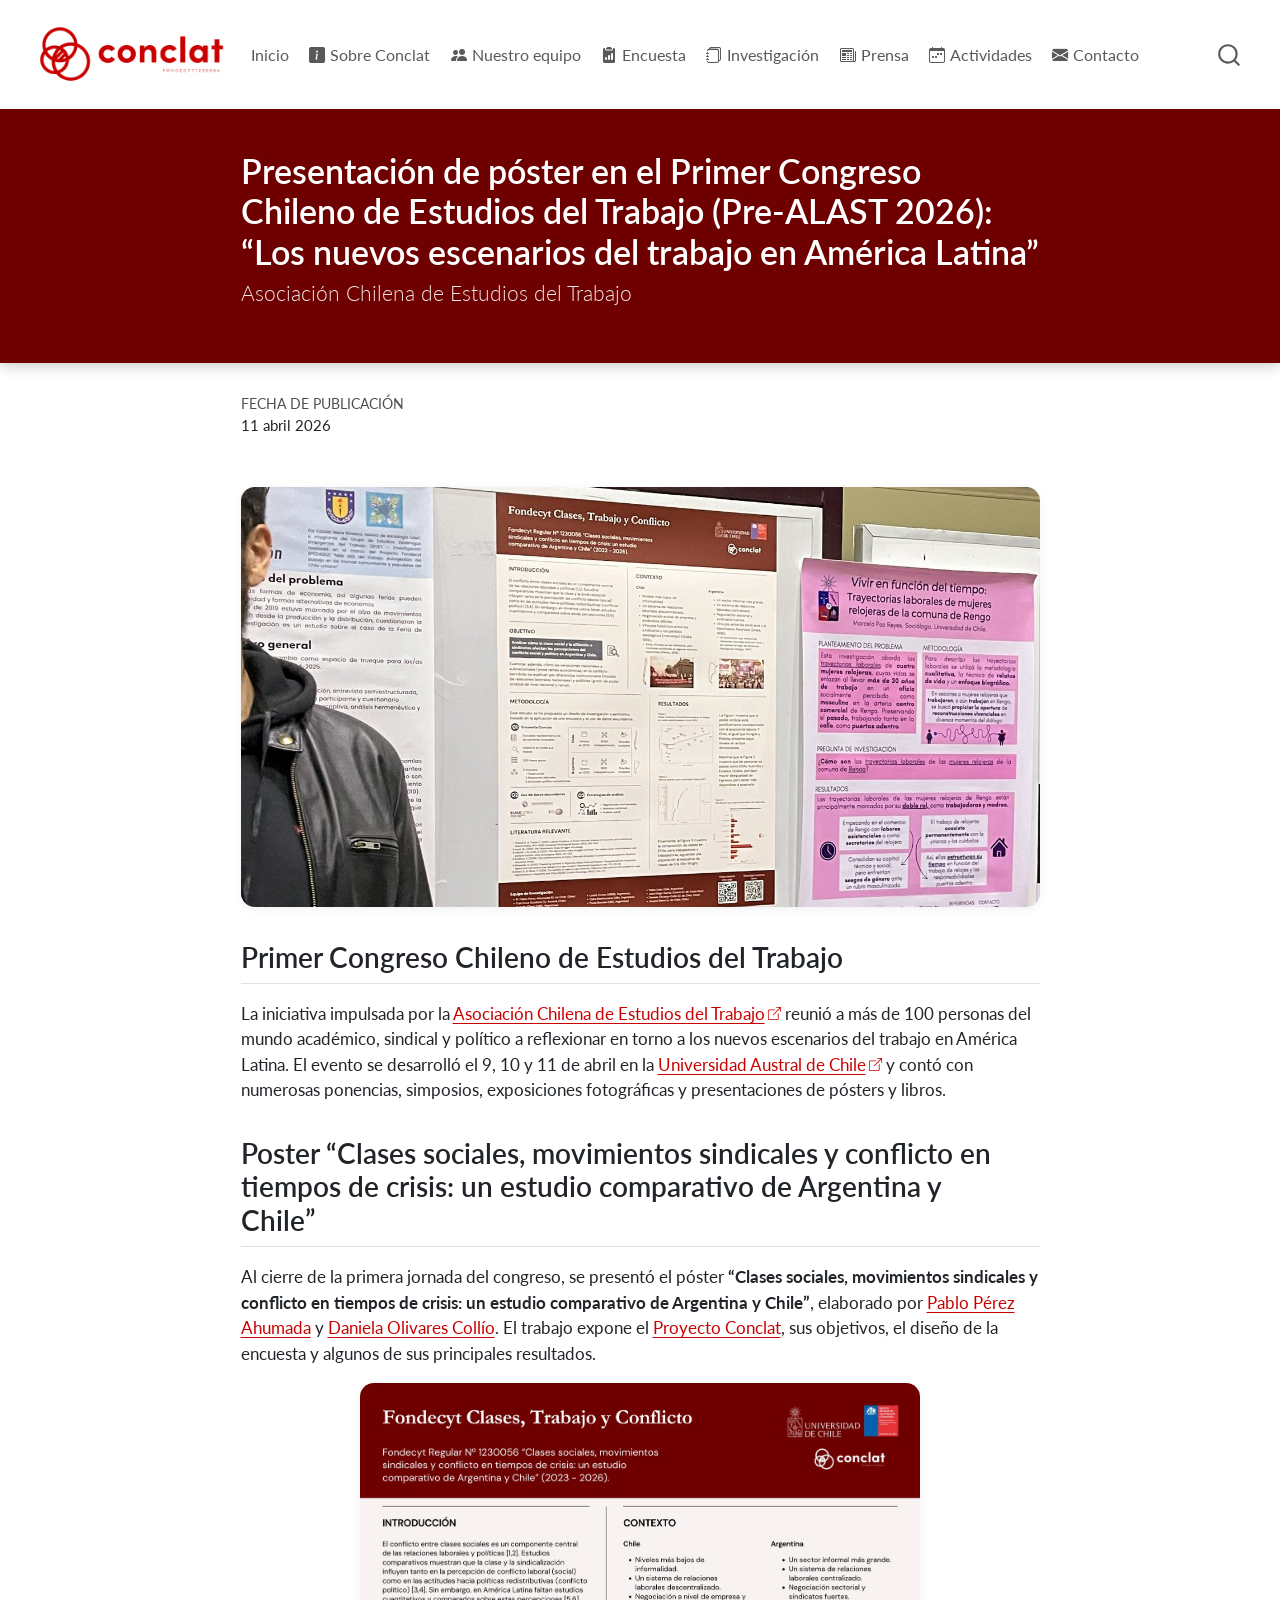
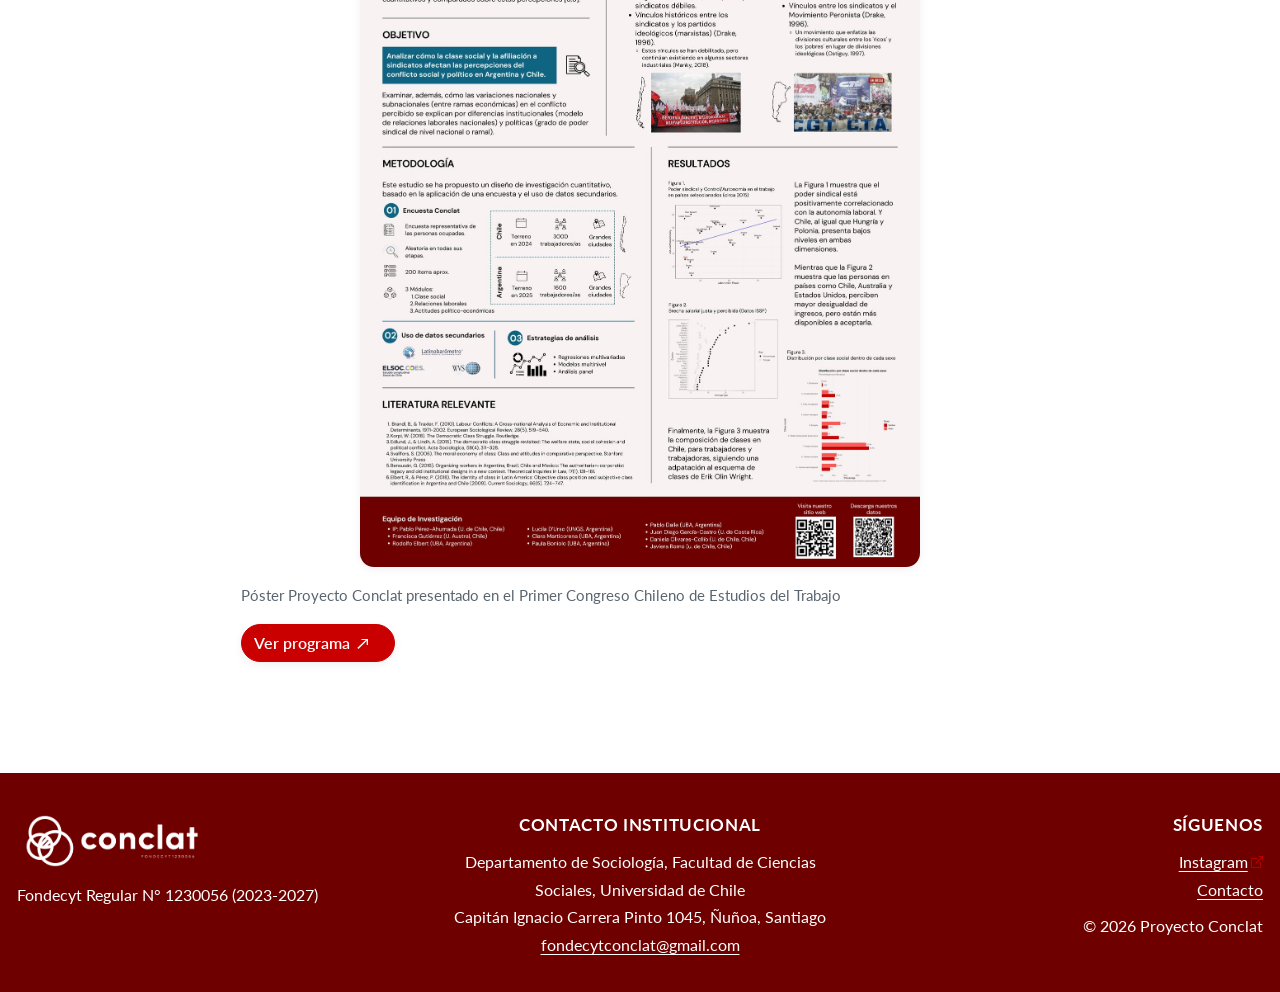
<file: docs/actividades/posts/2026-04-11-acet-poster/index.html>
<!DOCTYPE html>
<html xmlns="http://www.w3.org/1999/xhtml" lang="es" xml:lang="es"><head>

<meta charset="utf-8">
<meta name="generator" content="quarto-1.9.37">

<meta name="viewport" content="width=device-width, initial-scale=1.0, user-scalable=yes">


<title>Presentación de póster en el Primer Congreso Chileno de Estudios del Trabajo (Pre-ALAST 2026): “Los nuevos escenarios del trabajo en América Latina” – Conclat</title>
<style>
/* Default styles provided by pandoc.
** See https://pandoc.org/MANUAL.html#variables-for-html for config info.
*/
code{white-space: pre-wrap;}
span.smallcaps{font-variant: small-caps;}
div.columns{display: flex; gap: min(4vw, 1.5em);}
div.column{flex: auto; overflow-x: auto;}
div.hanging-indent{margin-left: 1.5em; text-indent: -1.5em;}
ul.task-list{list-style: none;}
ul.task-list li input[type="checkbox"] {
  width: 0.8em;
  margin: 0 0.8em 0.2em -1em; /* quarto-specific, see https://github.com/quarto-dev/quarto-cli/issues/4556 */ 
  vertical-align: middle;
}
</style>


<script src="../../../site_libs/quarto-nav/quarto-nav.js"></script>
<script src="../../../site_libs/quarto-nav/headroom.min.js"></script>
<script src="../../../site_libs/clipboard/clipboard.min.js"></script>
<script src="../../../site_libs/quarto-search/autocomplete.umd.js"></script>
<script src="../../../site_libs/quarto-search/fuse.min.js"></script>
<script src="../../../site_libs/quarto-search/quarto-search.js"></script>
<meta name="quarto:offset" content="../../../">
<link href="../../../resources/img/conclat_logo_principal_rojo.png" rel="icon" type="image/png">
<script src="../../../site_libs/quarto-html/quarto.js" type="module"></script>
<script src="../../../site_libs/quarto-html/tabsets/tabsets.js" type="module"></script>
<script src="../../../site_libs/quarto-html/popper.min.js"></script>
<script src="../../../site_libs/quarto-html/tippy.umd.min.js"></script>
<script src="../../../site_libs/quarto-html/anchor.min.js"></script>
<link href="../../../site_libs/quarto-html/tippy.css" rel="stylesheet">
<link href="../../../site_libs/quarto-html/quarto-syntax-highlighting-7f8f88aac4f3542376d5c11b86a4c14d.css" rel="stylesheet" id="quarto-text-highlighting-styles">
<script src="../../../site_libs/bootstrap/bootstrap.min.js"></script>
<link href="../../../site_libs/bootstrap/bootstrap-icons.css" rel="stylesheet">
<link href="../../../site_libs/bootstrap/bootstrap-57b0930abbd3c9d5219dd1c85d935c33.min.css" rel="stylesheet" append-hash="true" id="quarto-bootstrap" data-mode="light">
<script id="quarto-search-options" type="application/json">{
  "location": "navbar",
  "copy-button": false,
  "collapse-after": 3,
  "panel-placement": "end",
  "type": "overlay",
  "limit": 50,
  "keyboard-shortcut": [
    "f",
    "/",
    "s"
  ],
  "show-item-context": false,
  "language": {
    "search-no-results-text": "No se han encontrado resultados",
    "search-matching-documents-text": "documentos encontrados",
    "search-copy-link-title": "Copiar el enlace en la búsqueda",
    "search-hide-matches-text": "Ocultar resultados adicionales",
    "search-more-match-text": "resultado adicional en este documento",
    "search-more-matches-text": "resultados adicionales en este documento",
    "search-clear-button-title": "Borrar",
    "search-text-placeholder": "",
    "search-detached-cancel-button-title": "Cancelar",
    "search-submit-button-title": "Enviar",
    "search-label": "Buscar"
  }
}</script>
<style>

      .quarto-title-block .quarto-title-banner h1,
      .quarto-title-block .quarto-title-banner h2,
      .quarto-title-block .quarto-title-banner h3,
      .quarto-title-block .quarto-title-banner h4,
      .quarto-title-block .quarto-title-banner h5,
      .quarto-title-block .quarto-title-banner h6
      {
        color: white;
      }

      .quarto-title-block .quarto-title-banner {
        color: white;
background: #6f0000;
      }
</style>


<link rel="stylesheet" href="../../../styles.css">
</head>

<body class="nav-fixed fullcontent quarto-light">

<div id="quarto-search-results"></div>
  <header id="quarto-header" class="headroom fixed-top quarto-banner">
    <nav class="navbar navbar-expand-lg " data-bs-theme="dark">
      <div class="navbar-container container-fluid">
      <div class="navbar-brand-container mx-auto">
    <a href="../../../index.html" class="navbar-brand navbar-brand-logo">
    <img src="../../../resources/img/conclat_ID_principal_rojo.png" alt="" class="navbar-logo light-content">
    <img src="../../../resources/img/conclat_ID_principal_rojo.png" alt="" class="navbar-logo dark-content">
    </a>
  </div>
            <div id="quarto-search" class="" title="Buscar"></div>
          <button class="navbar-toggler" type="button" data-bs-toggle="collapse" data-bs-target="#navbarCollapse" aria-controls="navbarCollapse" role="menu" aria-expanded="false" aria-label="Navegación de palanca" onclick="if (window.quartoToggleHeadroom) { window.quartoToggleHeadroom(); }">
  <span class="navbar-toggler-icon"></span>
</button>
          <div class="collapse navbar-collapse" id="navbarCollapse">
            <ul class="navbar-nav navbar-nav-scroll me-auto">
  <li class="nav-item">
    <a class="nav-link" href="../../../index.html"> 
<span class="menu-text">Inicio</span></a>
  </li>  
  <li class="nav-item">
    <a class="nav-link" href="../../../informacion/01-sobre.html"> <i class="bi bi-info-square-fill" role="img">
</i> 
<span class="menu-text">Sobre Conclat</span></a>
  </li>  
  <li class="nav-item">
    <a class="nav-link" href="../../../nosotros/nosotros.html"> <i class="bi bi-people-fill" role="img">
</i> 
<span class="menu-text">Nuestro equipo</span></a>
  </li>  
  <li class="nav-item">
    <a class="nav-link" href="../../../encuesta/encuesta.html"> <i class="bi bi-clipboard2-data-fill" role="img">
</i> 
<span class="menu-text">Encuesta</span></a>
  </li>  
  <li class="nav-item">
    <a class="nav-link" href="../../../investigacion/investigacion.html"> <i class="bi bi-journals" role="img">
</i> 
<span class="menu-text">Investigación</span></a>
  </li>  
  <li class="nav-item">
    <a class="nav-link" href="../../../prensa/prensa.html"> <i class="bi bi-newspaper" role="img">
</i> 
<span class="menu-text">Prensa</span></a>
  </li>  
  <li class="nav-item">
    <a class="nav-link" href="../../../actividades/actividades.html"> <i class="bi bi-calendar-week" role="img">
</i> 
<span class="menu-text">Actividades</span></a>
  </li>  
  <li class="nav-item">
    <a class="nav-link" href="../../../contacto/contacto.html"> <i class="bi bi-envelope-fill" role="img">
</i> 
<span class="menu-text">Contacto</span></a>
  </li>  
</ul>
          </div> <!-- /navcollapse -->
            <div class="quarto-navbar-tools">
</div>
      </div> <!-- /container-fluid -->
    </nav>
</header>
<!-- content -->
<header id="title-block-header" class="quarto-title-block default page-columns page-full">
  <div class="quarto-title-banner page-columns page-full">
    <div class="quarto-title column-body">
      <h1 class="title">Presentación de póster en el Primer Congreso Chileno de Estudios del Trabajo (Pre-ALAST 2026): “Los nuevos escenarios del trabajo en América Latina”</h1>
            <p class="subtitle lead">Asociación Chilena de Estudios del Trabajo</p>
                                    </div>
  </div>
    
  
  <div class="quarto-title-meta">

      
      <div>
      <div class="quarto-title-meta-heading">Fecha de publicación</div>
      <div class="quarto-title-meta-contents">
        <p class="date">11 abril 2026</p>
      </div>
    </div>
    
      
    </div>
    
  
  </header><div id="quarto-content" class="quarto-container page-columns page-rows-contents page-layout-article page-navbar">
<!-- sidebar -->
<!-- margin-sidebar -->
    
<!-- main -->
<main class="content quarto-banner-title-block" id="quarto-document-content">





<p><img src="portada.jpg" class="post-cover img-fluid"></p>
<section id="primer-congreso-chileno-de-estudios-del-trabajo" class="level2">
<h2 class="anchored" data-anchor-id="primer-congreso-chileno-de-estudios-del-trabajo">Primer Congreso Chileno de Estudios del Trabajo</h2>
<p>La iniciativa impulsada por la <a href="https://acetchile.cl/index.php">Asociación Chilena de Estudios del Trabajo</a> reunió a más de 100 personas del mundo académico, sindical y político a reflexionar en torno a los nuevos escenarios del trabajo en América Latina. El evento se desarrolló el 9, 10 y 11 de abril en la <a href="https://www.uach.cl/">Universidad Austral de Chile</a> y contó con numerosas ponencias, simposios, exposiciones fotográficas y presentaciones de pósters y libros.</p>
</section>
<section id="poster-clases-sociales-movimientos-sindicales-y-conflicto-en-tiempos-de-crisis-un-estudio-comparativo-de-argentina-y-chile" class="level2">
<h2 class="anchored" data-anchor-id="poster-clases-sociales-movimientos-sindicales-y-conflicto-en-tiempos-de-crisis-un-estudio-comparativo-de-argentina-y-chile">Poster “Clases sociales, movimientos sindicales y conflicto en tiempos de crisis: un estudio comparativo de Argentina y Chile”</h2>
<p>Al cierre de la primera jornada del congreso, se presentó el póster <strong>“Clases sociales, movimientos sindicales y conflicto en tiempos de crisis: un estudio comparativo de Argentina y Chile”</strong>, elaborado por <a href="../../../nosotros/miembros/perez.html">Pablo Pérez Ahumada</a> y <a href="../../../nosotros/miembros/olivares.html">Daniela Olivares Collío</a>. El trabajo expone el <a href="../../../index.html">Proyecto Conclat</a>, sus objetivos, el diseño de la encuesta y algunos de sus principales resultados.</p>
<div class="quarto-figure quarto-figure-center">
<figure class="figure">
<p><img src="poster.jpg" class="post-figure img-fluid figure-img"></p>
<figcaption>Póster Proyecto Conclat presentado en el Primer Congreso Chileno de Estudios del Trabajo</figcaption>
</figure>
</div>
<div class="top-cta">
<p><a class="btn btn-sm btn-primary" href="https://drive.google.com/file/d/1VrQSj6-s5guCl1FMDyRhnC_u_Ix0leQe/view" target="_blank" rel="noopener">Ver programa</a></p>
</div>


</section>

</main> <!-- /main -->
<script id="quarto-html-after-body" type="application/javascript">
  window.document.addEventListener("DOMContentLoaded", function (event) {
    const icon = "";
    const anchorJS = new window.AnchorJS();
    anchorJS.options = {
      placement: 'right',
      icon: icon
    };
    anchorJS.add('.anchored');
    const isCodeAnnotation = (el) => {
      for (const clz of el.classList) {
        if (clz.startsWith('code-annotation-')) {                     
          return true;
        }
      }
      return false;
    }
    const onCopySuccess = function(e) {
      // button target
      const button = e.trigger;
      // don't keep focus
      button.blur();
      // flash "checked"
      button.classList.add('code-copy-button-checked');
      var currentTitle = button.getAttribute("title");
      button.setAttribute("title", "Copiado");
      let tooltip;
      if (window.bootstrap) {
        button.setAttribute("data-bs-toggle", "tooltip");
        button.setAttribute("data-bs-placement", "left");
        button.setAttribute("data-bs-title", "Copiado");
        tooltip = new bootstrap.Tooltip(button, 
          { trigger: "manual", 
            customClass: "code-copy-button-tooltip",
            offset: [0, -8]});
        tooltip.show();    
      }
      setTimeout(function() {
        if (tooltip) {
          tooltip.hide();
          button.removeAttribute("data-bs-title");
          button.removeAttribute("data-bs-toggle");
          button.removeAttribute("data-bs-placement");
        }
        button.setAttribute("title", currentTitle);
        button.classList.remove('code-copy-button-checked');
      }, 1000);
      // clear code selection
      e.clearSelection();
    }
    const getTextToCopy = function(trigger) {
      const outerScaffold = trigger.parentElement.cloneNode(true);
      const codeEl = outerScaffold.querySelector('code');
      for (const childEl of codeEl.children) {
        if (isCodeAnnotation(childEl)) {
          childEl.remove();
        }
      }
      return codeEl.innerText;
    }
    const clipboard = new window.ClipboardJS('.code-copy-button:not([data-in-quarto-modal])', {
      text: getTextToCopy
    });
    clipboard.on('success', onCopySuccess);
    if (window.document.getElementById('quarto-embedded-source-code-modal')) {
      const clipboardModal = new window.ClipboardJS('.code-copy-button[data-in-quarto-modal]', {
        text: getTextToCopy,
        container: window.document.getElementById('quarto-embedded-source-code-modal')
      });
      clipboardModal.on('success', onCopySuccess);
    }
      var localhostRegex = new RegExp(/^(?:http|https):\/\/localhost\:?[0-9]*\//);
      var mailtoRegex = new RegExp(/^mailto:/);
        var filterRegex = new RegExp('/' + window.location.host + '/');
      var isInternal = (href) => {
          return filterRegex.test(href) || localhostRegex.test(href) || mailtoRegex.test(href);
      }
      // Inspect non-navigation links and adorn them if external
     var links = window.document.querySelectorAll('a[href]:not(.nav-link):not(.navbar-brand):not(.toc-action):not(.sidebar-link):not(.sidebar-item-toggle):not(.pagination-link):not(.no-external):not([aria-hidden]):not(.dropdown-item):not(.quarto-navigation-tool):not(.about-link)');
      for (var i=0; i<links.length; i++) {
        const link = links[i];
        if (!isInternal(link.href)) {
          // undo the damage that might have been done by quarto-nav.js in the case of
          // links that we want to consider external
          if (link.dataset.originalHref !== undefined) {
            link.href = link.dataset.originalHref;
          }
            // target, if specified
            link.setAttribute("target", "_blank");
            if (link.getAttribute("rel") === null) {
              link.setAttribute("rel", "noopener");
            }
            // default icon
            link.classList.add("external");
        }
      }
    function tippyHover(el, contentFn, onTriggerFn, onUntriggerFn) {
      const config = {
        allowHTML: true,
        maxWidth: 500,
        delay: 100,
        arrow: false,
        appendTo: function(el) {
            return el.parentElement;
        },
        interactive: true,
        interactiveBorder: 10,
        theme: 'quarto',
        placement: 'bottom-start',
      };
      if (contentFn) {
        config.content = contentFn;
      }
      if (onTriggerFn) {
        config.onTrigger = onTriggerFn;
      }
      if (onUntriggerFn) {
        config.onUntrigger = onUntriggerFn;
      }
      window.tippy(el, config); 
    }
    const noterefs = window.document.querySelectorAll('a[role="doc-noteref"]');
    for (var i=0; i<noterefs.length; i++) {
      const ref = noterefs[i];
      tippyHover(ref, function() {
        // use id or data attribute instead here
        let href = ref.getAttribute('data-footnote-href') || ref.getAttribute('href');
        try { href = new URL(href).hash; } catch {}
        const id = href.replace(/^#\/?/, "");
        const note = window.document.getElementById(id);
        if (note) {
          return note.innerHTML;
        } else {
          return "";
        }
      });
    }
    const xrefs = window.document.querySelectorAll('a.quarto-xref');
    const processXRef = (id, note) => {
      // Strip column container classes
      const stripColumnClz = (el) => {
        el.classList.remove("page-full", "page-columns");
        if (el.children) {
          for (const child of el.children) {
            stripColumnClz(child);
          }
        }
      }
      stripColumnClz(note)
      if (id === null || id.startsWith('sec-')) {
        // Special case sections, only their first couple elements
        const container = document.createElement("div");
        if (note.children && note.children.length > 2) {
          container.appendChild(note.children[0].cloneNode(true));
          for (let i = 1; i < note.children.length; i++) {
            const child = note.children[i];
            if (child.tagName === "P" && child.innerText === "") {
              continue;
            } else {
              container.appendChild(child.cloneNode(true));
              break;
            }
          }
          if (window.Quarto?.typesetMath) {
            window.Quarto.typesetMath(container);
          }
          return container.innerHTML
        } else {
          if (window.Quarto?.typesetMath) {
            window.Quarto.typesetMath(note);
          }
          return note.innerHTML;
        }
      } else {
        // Remove any anchor links if they are present
        const anchorLink = note.querySelector('a.anchorjs-link');
        if (anchorLink) {
          anchorLink.remove();
        }
        if (window.Quarto?.typesetMath) {
          window.Quarto.typesetMath(note);
        }
        if (note.classList.contains("callout")) {
          return note.outerHTML;
        } else {
          return note.innerHTML;
        }
      }
    }
    for (var i=0; i<xrefs.length; i++) {
      const xref = xrefs[i];
      tippyHover(xref, undefined, function(instance) {
        instance.disable();
        let url = xref.getAttribute('href');
        let hash = undefined; 
        if (url.startsWith('#')) {
          hash = url;
        } else {
          try { hash = new URL(url).hash; } catch {}
        }
        if (hash) {
          const id = hash.replace(/^#\/?/, "");
          const note = window.document.getElementById(id);
          if (note !== null) {
            try {
              const html = processXRef(id, note.cloneNode(true));
              instance.setContent(html);
            } finally {
              instance.enable();
              instance.show();
            }
          } else {
            // See if we can fetch this
            fetch(url.split('#')[0])
            .then(res => res.text())
            .then(html => {
              const parser = new DOMParser();
              const htmlDoc = parser.parseFromString(html, "text/html");
              const note = htmlDoc.getElementById(id);
              if (note !== null) {
                const html = processXRef(id, note);
                instance.setContent(html);
              } 
            }).finally(() => {
              instance.enable();
              instance.show();
            });
          }
        } else {
          // See if we can fetch a full url (with no hash to target)
          // This is a special case and we should probably do some content thinning / targeting
          fetch(url)
          .then(res => res.text())
          .then(html => {
            const parser = new DOMParser();
            const htmlDoc = parser.parseFromString(html, "text/html");
            const note = htmlDoc.querySelector('main.content');
            if (note !== null) {
              // This should only happen for chapter cross references
              // (since there is no id in the URL)
              // remove the first header
              if (note.children.length > 0 && note.children[0].tagName === "HEADER") {
                note.children[0].remove();
              }
              const html = processXRef(null, note);
              instance.setContent(html);
            } 
          }).finally(() => {
            instance.enable();
            instance.show();
          });
        }
      }, function(instance) {
      });
    }
        let selectedAnnoteEl;
        const selectorForAnnotation = ( cell, annotation) => {
          let cellAttr = 'data-code-cell="' + cell + '"';
          let lineAttr = 'data-code-annotation="' +  annotation + '"';
          const selector = 'span[' + cellAttr + '][' + lineAttr + ']';
          return selector;
        }
        const selectCodeLines = (annoteEl) => {
          const doc = window.document;
          const targetCell = annoteEl.getAttribute("data-target-cell");
          const targetAnnotation = annoteEl.getAttribute("data-target-annotation");
          const annoteSpan = window.document.querySelector(selectorForAnnotation(targetCell, targetAnnotation));
          const lines = annoteSpan.getAttribute("data-code-lines").split(",");
          const lineIds = lines.map((line) => {
            return targetCell + "-" + line;
          })
          let top = null;
          let height = null;
          let parent = null;
          if (lineIds.length > 0) {
              //compute the position of the single el (top and bottom and make a div)
              const el = window.document.getElementById(lineIds[0]);
              top = el.offsetTop;
              height = el.offsetHeight;
              parent = el.parentElement.parentElement;
            if (lineIds.length > 1) {
              const lastEl = window.document.getElementById(lineIds[lineIds.length - 1]);
              const bottom = lastEl.offsetTop + lastEl.offsetHeight;
              height = bottom - top;
            }
            if (top !== null && height !== null && parent !== null) {
              // cook up a div (if necessary) and position it 
              let div = window.document.getElementById("code-annotation-line-highlight");
              if (div === null) {
                div = window.document.createElement("div");
                div.setAttribute("id", "code-annotation-line-highlight");
                div.style.position = 'absolute';
                parent.appendChild(div);
              }
              div.style.top = top - 2 + "px";
              div.style.height = height + 4 + "px";
              div.style.left = 0;
              let gutterDiv = window.document.getElementById("code-annotation-line-highlight-gutter");
              if (gutterDiv === null) {
                gutterDiv = window.document.createElement("div");
                gutterDiv.setAttribute("id", "code-annotation-line-highlight-gutter");
                gutterDiv.style.position = 'absolute';
                const codeCell = window.document.getElementById(targetCell);
                const gutter = codeCell.querySelector('.code-annotation-gutter');
                gutter.appendChild(gutterDiv);
              }
              gutterDiv.style.top = top - 2 + "px";
              gutterDiv.style.height = height + 4 + "px";
            }
            selectedAnnoteEl = annoteEl;
          }
        };
        const unselectCodeLines = () => {
          const elementsIds = ["code-annotation-line-highlight", "code-annotation-line-highlight-gutter"];
          elementsIds.forEach((elId) => {
            const div = window.document.getElementById(elId);
            if (div) {
              div.remove();
            }
          });
          selectedAnnoteEl = undefined;
        };
          // Handle positioning of the toggle
      window.addEventListener(
        "resize",
        throttle(() => {
          elRect = undefined;
          if (selectedAnnoteEl) {
            selectCodeLines(selectedAnnoteEl);
          }
        }, 10)
      );
      function throttle(fn, ms) {
      let throttle = false;
      let timer;
        return (...args) => {
          if(!throttle) { // first call gets through
              fn.apply(this, args);
              throttle = true;
          } else { // all the others get throttled
              if(timer) clearTimeout(timer); // cancel #2
              timer = setTimeout(() => {
                fn.apply(this, args);
                timer = throttle = false;
              }, ms);
          }
        };
      }
        // Attach click handler to the DT
        const annoteDls = window.document.querySelectorAll('dt[data-target-cell]');
        for (const annoteDlNode of annoteDls) {
          annoteDlNode.addEventListener('click', (event) => {
            const clickedEl = event.target;
            if (clickedEl !== selectedAnnoteEl) {
              unselectCodeLines();
              const activeEl = window.document.querySelector('dt[data-target-cell].code-annotation-active');
              if (activeEl) {
                activeEl.classList.remove('code-annotation-active');
              }
              selectCodeLines(clickedEl);
              clickedEl.classList.add('code-annotation-active');
            } else {
              // Unselect the line
              unselectCodeLines();
              clickedEl.classList.remove('code-annotation-active');
            }
          });
        }
    const findCites = (el) => {
      const parentEl = el.parentElement;
      if (parentEl) {
        const cites = parentEl.dataset.cites;
        if (cites) {
          return {
            el,
            cites: cites.split(' ')
          };
        } else {
          return findCites(el.parentElement)
        }
      } else {
        return undefined;
      }
    };
    var bibliorefs = window.document.querySelectorAll('a[role="doc-biblioref"]');
    for (var i=0; i<bibliorefs.length; i++) {
      const ref = bibliorefs[i];
      const citeInfo = findCites(ref);
      if (citeInfo) {
        tippyHover(citeInfo.el, function() {
          var popup = window.document.createElement('div');
          citeInfo.cites.forEach(function(cite) {
            var citeDiv = window.document.createElement('div');
            citeDiv.classList.add('hanging-indent');
            citeDiv.classList.add('csl-entry');
            var biblioDiv = window.document.getElementById('ref-' + cite);
            if (biblioDiv) {
              citeDiv.innerHTML = biblioDiv.innerHTML;
            }
            popup.appendChild(citeDiv);
          });
          return popup.innerHTML;
        });
      }
    }
  });
  </script>
</div> <!-- /content -->
<footer class="footer">
  <div class="nav-footer">
    <div class="nav-footer-left">
<p><span class="footer-logo" role="img" aria-label="Conclat"></span></p>
<p>Fondecyt Regular N° 1230056 (2023-2027)</p>
</div>   
    <div class="nav-footer-center">
<p><strong>Contacto institucional</strong></p>
<p>Departamento de Sociología, Facultad de Ciencias Sociales, Universidad de Chile<br>
Capitán Ignacio Carrera Pinto 1045, Ñuñoa, Santiago<br>
<a href="mailto:fondecytconclat@gmail.com">fondecytconclat@gmail.com</a></p>
</div>
    <div class="nav-footer-right">
<p><strong>Síguenos</strong></p>
<p><a href="https://www.instagram.com/proyecto.conclat/" target="_blank">Instagram</a><br>
<a href="../../../contacto/contacto.html">Contacto</a></p>
<p>© 2026 Proyecto Conclat</p>
</div>
  </div>
</footer>




</body></html>
</file>
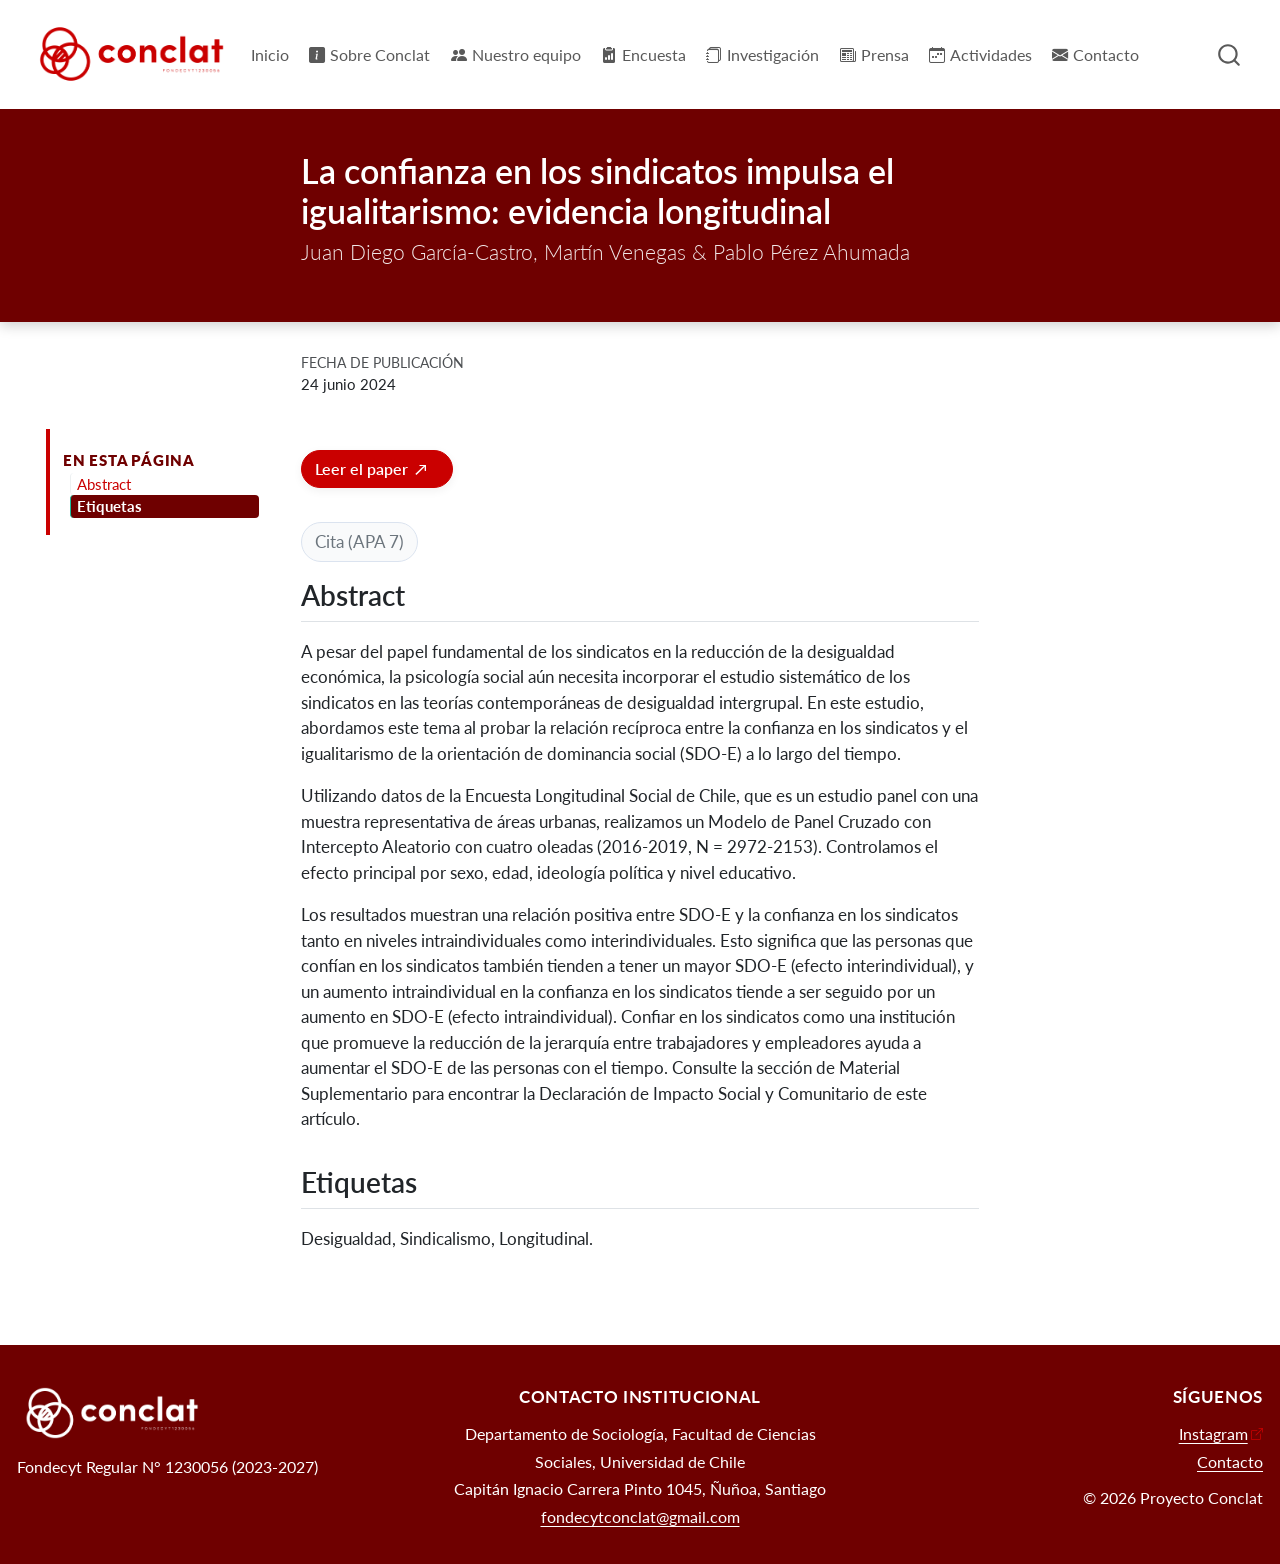
<file: docs/investigacion/posts/2024-06-24-garcia-venegas-perez/index.html>
<!DOCTYPE html>
<html xmlns="http://www.w3.org/1999/xhtml" lang="es" xml:lang="es"><head>

<meta charset="utf-8">
<meta name="generator" content="quarto-1.9.37">

<meta name="viewport" content="width=device-width, initial-scale=1.0, user-scalable=yes">


<title>La confianza en los sindicatos impulsa el igualitarismo: evidencia longitudinal – Conclat</title>
<style>
/* Default styles provided by pandoc.
** See https://pandoc.org/MANUAL.html#variables-for-html for config info.
*/
code{white-space: pre-wrap;}
span.smallcaps{font-variant: small-caps;}
div.columns{display: flex; gap: min(4vw, 1.5em);}
div.column{flex: auto; overflow-x: auto;}
div.hanging-indent{margin-left: 1.5em; text-indent: -1.5em;}
ul.task-list{list-style: none;}
ul.task-list li input[type="checkbox"] {
  width: 0.8em;
  margin: 0 0.8em 0.2em -1em; /* quarto-specific, see https://github.com/quarto-dev/quarto-cli/issues/4556 */ 
  vertical-align: middle;
}
</style>


<script src="../../../site_libs/quarto-nav/quarto-nav.js"></script>
<script src="../../../site_libs/quarto-nav/headroom.min.js"></script>
<script src="../../../site_libs/clipboard/clipboard.min.js"></script>
<script src="../../../site_libs/quarto-search/autocomplete.umd.js"></script>
<script src="../../../site_libs/quarto-search/fuse.min.js"></script>
<script src="../../../site_libs/quarto-search/quarto-search.js"></script>
<meta name="quarto:offset" content="../../../">
<link href="../../../resources/img/conclat_logo_principal_rojo.png" rel="icon" type="image/png">
<script src="../../../site_libs/quarto-html/quarto.js" type="module"></script>
<script src="../../../site_libs/quarto-html/tabsets/tabsets.js" type="module"></script>
<script src="../../../site_libs/quarto-html/popper.min.js"></script>
<script src="../../../site_libs/quarto-html/tippy.umd.min.js"></script>
<script src="../../../site_libs/quarto-html/anchor.min.js"></script>
<link href="../../../site_libs/quarto-html/tippy.css" rel="stylesheet">
<link href="../../../site_libs/quarto-html/quarto-syntax-highlighting-7f8f88aac4f3542376d5c11b86a4c14d.css" rel="stylesheet" id="quarto-text-highlighting-styles">
<script src="../../../site_libs/bootstrap/bootstrap.min.js"></script>
<link href="../../../site_libs/bootstrap/bootstrap-icons.css" rel="stylesheet">
<link href="../../../site_libs/bootstrap/bootstrap-57b0930abbd3c9d5219dd1c85d935c33.min.css" rel="stylesheet" append-hash="true" id="quarto-bootstrap" data-mode="light">
<script id="quarto-search-options" type="application/json">{
  "location": "navbar",
  "copy-button": false,
  "collapse-after": 3,
  "panel-placement": "end",
  "type": "overlay",
  "limit": 50,
  "keyboard-shortcut": [
    "f",
    "/",
    "s"
  ],
  "show-item-context": false,
  "language": {
    "search-no-results-text": "No se han encontrado resultados",
    "search-matching-documents-text": "documentos encontrados",
    "search-copy-link-title": "Copiar el enlace en la búsqueda",
    "search-hide-matches-text": "Ocultar resultados adicionales",
    "search-more-match-text": "resultado adicional en este documento",
    "search-more-matches-text": "resultados adicionales en este documento",
    "search-clear-button-title": "Borrar",
    "search-text-placeholder": "",
    "search-detached-cancel-button-title": "Cancelar",
    "search-submit-button-title": "Enviar",
    "search-label": "Buscar"
  }
}</script>
<style>html{ scroll-behavior: smooth; }</style>
<style>

      .quarto-title-block .quarto-title-banner h1,
      .quarto-title-block .quarto-title-banner h2,
      .quarto-title-block .quarto-title-banner h3,
      .quarto-title-block .quarto-title-banner h4,
      .quarto-title-block .quarto-title-banner h5,
      .quarto-title-block .quarto-title-banner h6
      {
        color: white;
      }

      .quarto-title-block .quarto-title-banner {
        color: white;
background: #6f0000;
      }
</style>


<link rel="stylesheet" href="../../../styles.css">
</head>

<body class="floating nav-fixed quarto-light">

<div id="quarto-search-results"></div>
  <header id="quarto-header" class="headroom fixed-top quarto-banner">
    <nav class="navbar navbar-expand-lg " data-bs-theme="dark">
      <div class="navbar-container container-fluid">
      <div class="navbar-brand-container mx-auto">
    <a href="../../../index.html" class="navbar-brand navbar-brand-logo">
    <img src="../../../resources/img/conclat_ID_principal_rojo.png" alt="" class="navbar-logo light-content">
    <img src="../../../resources/img/conclat_ID_principal_rojo.png" alt="" class="navbar-logo dark-content">
    </a>
  </div>
            <div id="quarto-search" class="" title="Buscar"></div>
          <button class="navbar-toggler" type="button" data-bs-toggle="collapse" data-bs-target="#navbarCollapse" aria-controls="navbarCollapse" role="menu" aria-expanded="false" aria-label="Navegación de palanca" onclick="if (window.quartoToggleHeadroom) { window.quartoToggleHeadroom(); }">
  <span class="navbar-toggler-icon"></span>
</button>
          <div class="collapse navbar-collapse" id="navbarCollapse">
            <ul class="navbar-nav navbar-nav-scroll me-auto">
  <li class="nav-item">
    <a class="nav-link" href="../../../index.html"> 
<span class="menu-text">Inicio</span></a>
  </li>  
  <li class="nav-item">
    <a class="nav-link" href="../../../informacion/01-sobre.html"> <i class="bi bi-info-square-fill" role="img">
</i> 
<span class="menu-text">Sobre Conclat</span></a>
  </li>  
  <li class="nav-item">
    <a class="nav-link" href="../../../nosotros/nosotros.html"> <i class="bi bi-people-fill" role="img">
</i> 
<span class="menu-text">Nuestro equipo</span></a>
  </li>  
  <li class="nav-item">
    <a class="nav-link" href="../../../encuesta/encuesta.html"> <i class="bi bi-clipboard2-data-fill" role="img">
</i> 
<span class="menu-text">Encuesta</span></a>
  </li>  
  <li class="nav-item">
    <a class="nav-link" href="../../../investigacion/investigacion.html"> <i class="bi bi-journals" role="img">
</i> 
<span class="menu-text">Investigación</span></a>
  </li>  
  <li class="nav-item">
    <a class="nav-link" href="../../../prensa/prensa.html"> <i class="bi bi-newspaper" role="img">
</i> 
<span class="menu-text">Prensa</span></a>
  </li>  
  <li class="nav-item">
    <a class="nav-link" href="../../../actividades/actividades.html"> <i class="bi bi-calendar-week" role="img">
</i> 
<span class="menu-text">Actividades</span></a>
  </li>  
  <li class="nav-item">
    <a class="nav-link" href="../../../contacto/contacto.html"> <i class="bi bi-envelope-fill" role="img">
</i> 
<span class="menu-text">Contacto</span></a>
  </li>  
</ul>
          </div> <!-- /navcollapse -->
            <div class="quarto-navbar-tools">
</div>
      </div> <!-- /container-fluid -->
    </nav>
</header>
<!-- content -->
<header id="title-block-header" class="quarto-title-block default toc-left page-columns page-full">
  <div class="quarto-title-banner page-columns page-full">
    <div class="quarto-title column-body">
      <h1 class="title">La confianza en los sindicatos impulsa el igualitarismo: evidencia longitudinal</h1>
            <p class="subtitle lead">Juan Diego García-Castro, Martín Venegas &amp; Pablo Pérez Ahumada</p>
                                    </div>
  </div>
    
  
  <div class="quarto-title-meta">

      
      <div>
      <div class="quarto-title-meta-heading">Fecha de publicación</div>
      <div class="quarto-title-meta-contents">
        <p class="date">24 junio 2024</p>
      </div>
    </div>
    
      
    </div>
    
  
  </header><div id="quarto-content" class="quarto-container page-columns page-rows-contents page-layout-article page-navbar">
<!-- sidebar -->
  <nav id="quarto-sidebar" class="sidebar collapse collapse-horizontal quarto-sidebar-collapse-item sidebar-navigation floating overflow-auto">
    <nav id="TOC" role="doc-toc" class="toc-active">
    <h2 id="toc-title">En esta página</h2>
   
  <ul>
  <li><a href="#abstract" id="toc-abstract" class="nav-link active" data-scroll-target="#abstract">Abstract</a></li>
  <li><a href="#etiquetas" id="toc-etiquetas" class="nav-link" data-scroll-target="#etiquetas">Etiquetas</a></li>
  </ul>
</nav>
</nav>
<div id="quarto-sidebar-glass" class="quarto-sidebar-collapse-item" data-bs-toggle="collapse" data-bs-target=".quarto-sidebar-collapse-item"></div>
<!-- margin-sidebar -->
    <div id="quarto-margin-sidebar" class="sidebar margin-sidebar zindex-bottom">
    </div>
<!-- main -->
<main class="content quarto-banner-title-block" id="quarto-document-content">





<div class="top-cta">
<p><a class="btn btn-sm btn-primary" href="https://doi.org/10.1002/casp.2831" target="_blank" rel="noopener">Leer el paper</a></p>
</div>
<details class="details-btn">
<summary>
<span class="summary-chip">Cita (APA 7)</span>
</summary>
<p class="apa-ref">
<strong>García-Castro, J.; Venegas Márquez, M. &amp; Pérez Ahumada, P.</strong> (2024). <em>Trust in unions drives egalitarianism: longitudinal evidence.</em> <em>Journal of Community &amp; Applied Psychology</em>, 34(4). https://doi.org/10.1002/casp.2831
</p>
</details>
<section id="abstract" class="level2">
<h2 class="anchored" data-anchor-id="abstract">Abstract</h2>
<p>A pesar del papel fundamental de los sindicatos en la reducción de la desigualdad económica, la psicología social aún necesita incorporar el estudio sistemático de los sindicatos en las teorías contemporáneas de desigualdad intergrupal. En este estudio, abordamos este tema al probar la relación recíproca entre la confianza en los sindicatos y el igualitarismo de la orientación de dominancia social (SDO-E) a lo largo del tiempo.</p>
<p>Utilizando datos de la Encuesta Longitudinal Social de Chile, que es un estudio panel con una muestra representativa de áreas urbanas, realizamos un Modelo de Panel Cruzado con Intercepto Aleatorio con cuatro oleadas (2016-2019, N = 2972-2153). Controlamos el efecto principal por sexo, edad, ideología política y nivel educativo.</p>
<p>Los resultados muestran una relación positiva entre SDO-E y la confianza en los sindicatos tanto en niveles intraindividuales como interindividuales. Esto significa que las personas que confían en los sindicatos también tienden a tener un mayor SDO-E (efecto interindividual), y un aumento intraindividual en la confianza en los sindicatos tiende a ser seguido por un aumento en SDO-E (efecto intraindividual). Confiar en los sindicatos como una institución que promueve la reducción de la jerarquía entre trabajadores y empleadores ayuda a aumentar el SDO-E de las personas con el tiempo. Consulte la sección de Material Suplementario para encontrar la Declaración de Impacto Social y Comunitario de este artículo.</p>
</section>
<section id="etiquetas" class="level2">
<h2 class="anchored" data-anchor-id="etiquetas">Etiquetas</h2>
<p>Desigualdad, Sindicalismo, Longitudinal.</p>


</section>

</main> <!-- /main -->
<script id="quarto-html-after-body" type="application/javascript">
  window.document.addEventListener("DOMContentLoaded", function (event) {
    const icon = "";
    const anchorJS = new window.AnchorJS();
    anchorJS.options = {
      placement: 'right',
      icon: icon
    };
    anchorJS.add('.anchored');
    const isCodeAnnotation = (el) => {
      for (const clz of el.classList) {
        if (clz.startsWith('code-annotation-')) {                     
          return true;
        }
      }
      return false;
    }
    const onCopySuccess = function(e) {
      // button target
      const button = e.trigger;
      // don't keep focus
      button.blur();
      // flash "checked"
      button.classList.add('code-copy-button-checked');
      var currentTitle = button.getAttribute("title");
      button.setAttribute("title", "Copiado");
      let tooltip;
      if (window.bootstrap) {
        button.setAttribute("data-bs-toggle", "tooltip");
        button.setAttribute("data-bs-placement", "left");
        button.setAttribute("data-bs-title", "Copiado");
        tooltip = new bootstrap.Tooltip(button, 
          { trigger: "manual", 
            customClass: "code-copy-button-tooltip",
            offset: [0, -8]});
        tooltip.show();    
      }
      setTimeout(function() {
        if (tooltip) {
          tooltip.hide();
          button.removeAttribute("data-bs-title");
          button.removeAttribute("data-bs-toggle");
          button.removeAttribute("data-bs-placement");
        }
        button.setAttribute("title", currentTitle);
        button.classList.remove('code-copy-button-checked');
      }, 1000);
      // clear code selection
      e.clearSelection();
    }
    const getTextToCopy = function(trigger) {
      const outerScaffold = trigger.parentElement.cloneNode(true);
      const codeEl = outerScaffold.querySelector('code');
      for (const childEl of codeEl.children) {
        if (isCodeAnnotation(childEl)) {
          childEl.remove();
        }
      }
      return codeEl.innerText;
    }
    const clipboard = new window.ClipboardJS('.code-copy-button:not([data-in-quarto-modal])', {
      text: getTextToCopy
    });
    clipboard.on('success', onCopySuccess);
    if (window.document.getElementById('quarto-embedded-source-code-modal')) {
      const clipboardModal = new window.ClipboardJS('.code-copy-button[data-in-quarto-modal]', {
        text: getTextToCopy,
        container: window.document.getElementById('quarto-embedded-source-code-modal')
      });
      clipboardModal.on('success', onCopySuccess);
    }
      var localhostRegex = new RegExp(/^(?:http|https):\/\/localhost\:?[0-9]*\//);
      var mailtoRegex = new RegExp(/^mailto:/);
        var filterRegex = new RegExp('/' + window.location.host + '/');
      var isInternal = (href) => {
          return filterRegex.test(href) || localhostRegex.test(href) || mailtoRegex.test(href);
      }
      // Inspect non-navigation links and adorn them if external
     var links = window.document.querySelectorAll('a[href]:not(.nav-link):not(.navbar-brand):not(.toc-action):not(.sidebar-link):not(.sidebar-item-toggle):not(.pagination-link):not(.no-external):not([aria-hidden]):not(.dropdown-item):not(.quarto-navigation-tool):not(.about-link)');
      for (var i=0; i<links.length; i++) {
        const link = links[i];
        if (!isInternal(link.href)) {
          // undo the damage that might have been done by quarto-nav.js in the case of
          // links that we want to consider external
          if (link.dataset.originalHref !== undefined) {
            link.href = link.dataset.originalHref;
          }
            // target, if specified
            link.setAttribute("target", "_blank");
            if (link.getAttribute("rel") === null) {
              link.setAttribute("rel", "noopener");
            }
            // default icon
            link.classList.add("external");
        }
      }
    function tippyHover(el, contentFn, onTriggerFn, onUntriggerFn) {
      const config = {
        allowHTML: true,
        maxWidth: 500,
        delay: 100,
        arrow: false,
        appendTo: function(el) {
            return el.parentElement;
        },
        interactive: true,
        interactiveBorder: 10,
        theme: 'quarto',
        placement: 'bottom-start',
      };
      if (contentFn) {
        config.content = contentFn;
      }
      if (onTriggerFn) {
        config.onTrigger = onTriggerFn;
      }
      if (onUntriggerFn) {
        config.onUntrigger = onUntriggerFn;
      }
      window.tippy(el, config); 
    }
    const noterefs = window.document.querySelectorAll('a[role="doc-noteref"]');
    for (var i=0; i<noterefs.length; i++) {
      const ref = noterefs[i];
      tippyHover(ref, function() {
        // use id or data attribute instead here
        let href = ref.getAttribute('data-footnote-href') || ref.getAttribute('href');
        try { href = new URL(href).hash; } catch {}
        const id = href.replace(/^#\/?/, "");
        const note = window.document.getElementById(id);
        if (note) {
          return note.innerHTML;
        } else {
          return "";
        }
      });
    }
    const xrefs = window.document.querySelectorAll('a.quarto-xref');
    const processXRef = (id, note) => {
      // Strip column container classes
      const stripColumnClz = (el) => {
        el.classList.remove("page-full", "page-columns");
        if (el.children) {
          for (const child of el.children) {
            stripColumnClz(child);
          }
        }
      }
      stripColumnClz(note)
      if (id === null || id.startsWith('sec-')) {
        // Special case sections, only their first couple elements
        const container = document.createElement("div");
        if (note.children && note.children.length > 2) {
          container.appendChild(note.children[0].cloneNode(true));
          for (let i = 1; i < note.children.length; i++) {
            const child = note.children[i];
            if (child.tagName === "P" && child.innerText === "") {
              continue;
            } else {
              container.appendChild(child.cloneNode(true));
              break;
            }
          }
          if (window.Quarto?.typesetMath) {
            window.Quarto.typesetMath(container);
          }
          return container.innerHTML
        } else {
          if (window.Quarto?.typesetMath) {
            window.Quarto.typesetMath(note);
          }
          return note.innerHTML;
        }
      } else {
        // Remove any anchor links if they are present
        const anchorLink = note.querySelector('a.anchorjs-link');
        if (anchorLink) {
          anchorLink.remove();
        }
        if (window.Quarto?.typesetMath) {
          window.Quarto.typesetMath(note);
        }
        if (note.classList.contains("callout")) {
          return note.outerHTML;
        } else {
          return note.innerHTML;
        }
      }
    }
    for (var i=0; i<xrefs.length; i++) {
      const xref = xrefs[i];
      tippyHover(xref, undefined, function(instance) {
        instance.disable();
        let url = xref.getAttribute('href');
        let hash = undefined; 
        if (url.startsWith('#')) {
          hash = url;
        } else {
          try { hash = new URL(url).hash; } catch {}
        }
        if (hash) {
          const id = hash.replace(/^#\/?/, "");
          const note = window.document.getElementById(id);
          if (note !== null) {
            try {
              const html = processXRef(id, note.cloneNode(true));
              instance.setContent(html);
            } finally {
              instance.enable();
              instance.show();
            }
          } else {
            // See if we can fetch this
            fetch(url.split('#')[0])
            .then(res => res.text())
            .then(html => {
              const parser = new DOMParser();
              const htmlDoc = parser.parseFromString(html, "text/html");
              const note = htmlDoc.getElementById(id);
              if (note !== null) {
                const html = processXRef(id, note);
                instance.setContent(html);
              } 
            }).finally(() => {
              instance.enable();
              instance.show();
            });
          }
        } else {
          // See if we can fetch a full url (with no hash to target)
          // This is a special case and we should probably do some content thinning / targeting
          fetch(url)
          .then(res => res.text())
          .then(html => {
            const parser = new DOMParser();
            const htmlDoc = parser.parseFromString(html, "text/html");
            const note = htmlDoc.querySelector('main.content');
            if (note !== null) {
              // This should only happen for chapter cross references
              // (since there is no id in the URL)
              // remove the first header
              if (note.children.length > 0 && note.children[0].tagName === "HEADER") {
                note.children[0].remove();
              }
              const html = processXRef(null, note);
              instance.setContent(html);
            } 
          }).finally(() => {
            instance.enable();
            instance.show();
          });
        }
      }, function(instance) {
      });
    }
        let selectedAnnoteEl;
        const selectorForAnnotation = ( cell, annotation) => {
          let cellAttr = 'data-code-cell="' + cell + '"';
          let lineAttr = 'data-code-annotation="' +  annotation + '"';
          const selector = 'span[' + cellAttr + '][' + lineAttr + ']';
          return selector;
        }
        const selectCodeLines = (annoteEl) => {
          const doc = window.document;
          const targetCell = annoteEl.getAttribute("data-target-cell");
          const targetAnnotation = annoteEl.getAttribute("data-target-annotation");
          const annoteSpan = window.document.querySelector(selectorForAnnotation(targetCell, targetAnnotation));
          const lines = annoteSpan.getAttribute("data-code-lines").split(",");
          const lineIds = lines.map((line) => {
            return targetCell + "-" + line;
          })
          let top = null;
          let height = null;
          let parent = null;
          if (lineIds.length > 0) {
              //compute the position of the single el (top and bottom and make a div)
              const el = window.document.getElementById(lineIds[0]);
              top = el.offsetTop;
              height = el.offsetHeight;
              parent = el.parentElement.parentElement;
            if (lineIds.length > 1) {
              const lastEl = window.document.getElementById(lineIds[lineIds.length - 1]);
              const bottom = lastEl.offsetTop + lastEl.offsetHeight;
              height = bottom - top;
            }
            if (top !== null && height !== null && parent !== null) {
              // cook up a div (if necessary) and position it 
              let div = window.document.getElementById("code-annotation-line-highlight");
              if (div === null) {
                div = window.document.createElement("div");
                div.setAttribute("id", "code-annotation-line-highlight");
                div.style.position = 'absolute';
                parent.appendChild(div);
              }
              div.style.top = top - 2 + "px";
              div.style.height = height + 4 + "px";
              div.style.left = 0;
              let gutterDiv = window.document.getElementById("code-annotation-line-highlight-gutter");
              if (gutterDiv === null) {
                gutterDiv = window.document.createElement("div");
                gutterDiv.setAttribute("id", "code-annotation-line-highlight-gutter");
                gutterDiv.style.position = 'absolute';
                const codeCell = window.document.getElementById(targetCell);
                const gutter = codeCell.querySelector('.code-annotation-gutter');
                gutter.appendChild(gutterDiv);
              }
              gutterDiv.style.top = top - 2 + "px";
              gutterDiv.style.height = height + 4 + "px";
            }
            selectedAnnoteEl = annoteEl;
          }
        };
        const unselectCodeLines = () => {
          const elementsIds = ["code-annotation-line-highlight", "code-annotation-line-highlight-gutter"];
          elementsIds.forEach((elId) => {
            const div = window.document.getElementById(elId);
            if (div) {
              div.remove();
            }
          });
          selectedAnnoteEl = undefined;
        };
          // Handle positioning of the toggle
      window.addEventListener(
        "resize",
        throttle(() => {
          elRect = undefined;
          if (selectedAnnoteEl) {
            selectCodeLines(selectedAnnoteEl);
          }
        }, 10)
      );
      function throttle(fn, ms) {
      let throttle = false;
      let timer;
        return (...args) => {
          if(!throttle) { // first call gets through
              fn.apply(this, args);
              throttle = true;
          } else { // all the others get throttled
              if(timer) clearTimeout(timer); // cancel #2
              timer = setTimeout(() => {
                fn.apply(this, args);
                timer = throttle = false;
              }, ms);
          }
        };
      }
        // Attach click handler to the DT
        const annoteDls = window.document.querySelectorAll('dt[data-target-cell]');
        for (const annoteDlNode of annoteDls) {
          annoteDlNode.addEventListener('click', (event) => {
            const clickedEl = event.target;
            if (clickedEl !== selectedAnnoteEl) {
              unselectCodeLines();
              const activeEl = window.document.querySelector('dt[data-target-cell].code-annotation-active');
              if (activeEl) {
                activeEl.classList.remove('code-annotation-active');
              }
              selectCodeLines(clickedEl);
              clickedEl.classList.add('code-annotation-active');
            } else {
              // Unselect the line
              unselectCodeLines();
              clickedEl.classList.remove('code-annotation-active');
            }
          });
        }
    const findCites = (el) => {
      const parentEl = el.parentElement;
      if (parentEl) {
        const cites = parentEl.dataset.cites;
        if (cites) {
          return {
            el,
            cites: cites.split(' ')
          };
        } else {
          return findCites(el.parentElement)
        }
      } else {
        return undefined;
      }
    };
    var bibliorefs = window.document.querySelectorAll('a[role="doc-biblioref"]');
    for (var i=0; i<bibliorefs.length; i++) {
      const ref = bibliorefs[i];
      const citeInfo = findCites(ref);
      if (citeInfo) {
        tippyHover(citeInfo.el, function() {
          var popup = window.document.createElement('div');
          citeInfo.cites.forEach(function(cite) {
            var citeDiv = window.document.createElement('div');
            citeDiv.classList.add('hanging-indent');
            citeDiv.classList.add('csl-entry');
            var biblioDiv = window.document.getElementById('ref-' + cite);
            if (biblioDiv) {
              citeDiv.innerHTML = biblioDiv.innerHTML;
            }
            popup.appendChild(citeDiv);
          });
          return popup.innerHTML;
        });
      }
    }
  });
  </script>
</div> <!-- /content -->
<footer class="footer">
  <div class="nav-footer">
    <div class="nav-footer-left">
<p><span class="footer-logo" role="img" aria-label="Conclat"></span></p>
<p>Fondecyt Regular N° 1230056 (2023-2027)</p>
</div>   
    <div class="nav-footer-center">
<p><strong>Contacto institucional</strong></p>
<p>Departamento de Sociología, Facultad de Ciencias Sociales, Universidad de Chile<br>
Capitán Ignacio Carrera Pinto 1045, Ñuñoa, Santiago<br>
<a href="mailto:fondecytconclat@gmail.com">fondecytconclat@gmail.com</a></p>
</div>
    <div class="nav-footer-right">
<p><strong>Síguenos</strong></p>
<p><a href="https://www.instagram.com/proyecto.conclat/" target="_blank">Instagram</a><br>
<a href="../../../contacto/contacto.html">Contacto</a></p>
<p>© 2026 Proyecto Conclat</p>
</div>
  </div>
</footer>




<script src="../../../site_libs/quarto-html/zenscroll-min.js"></script>
</body></html>
</file>
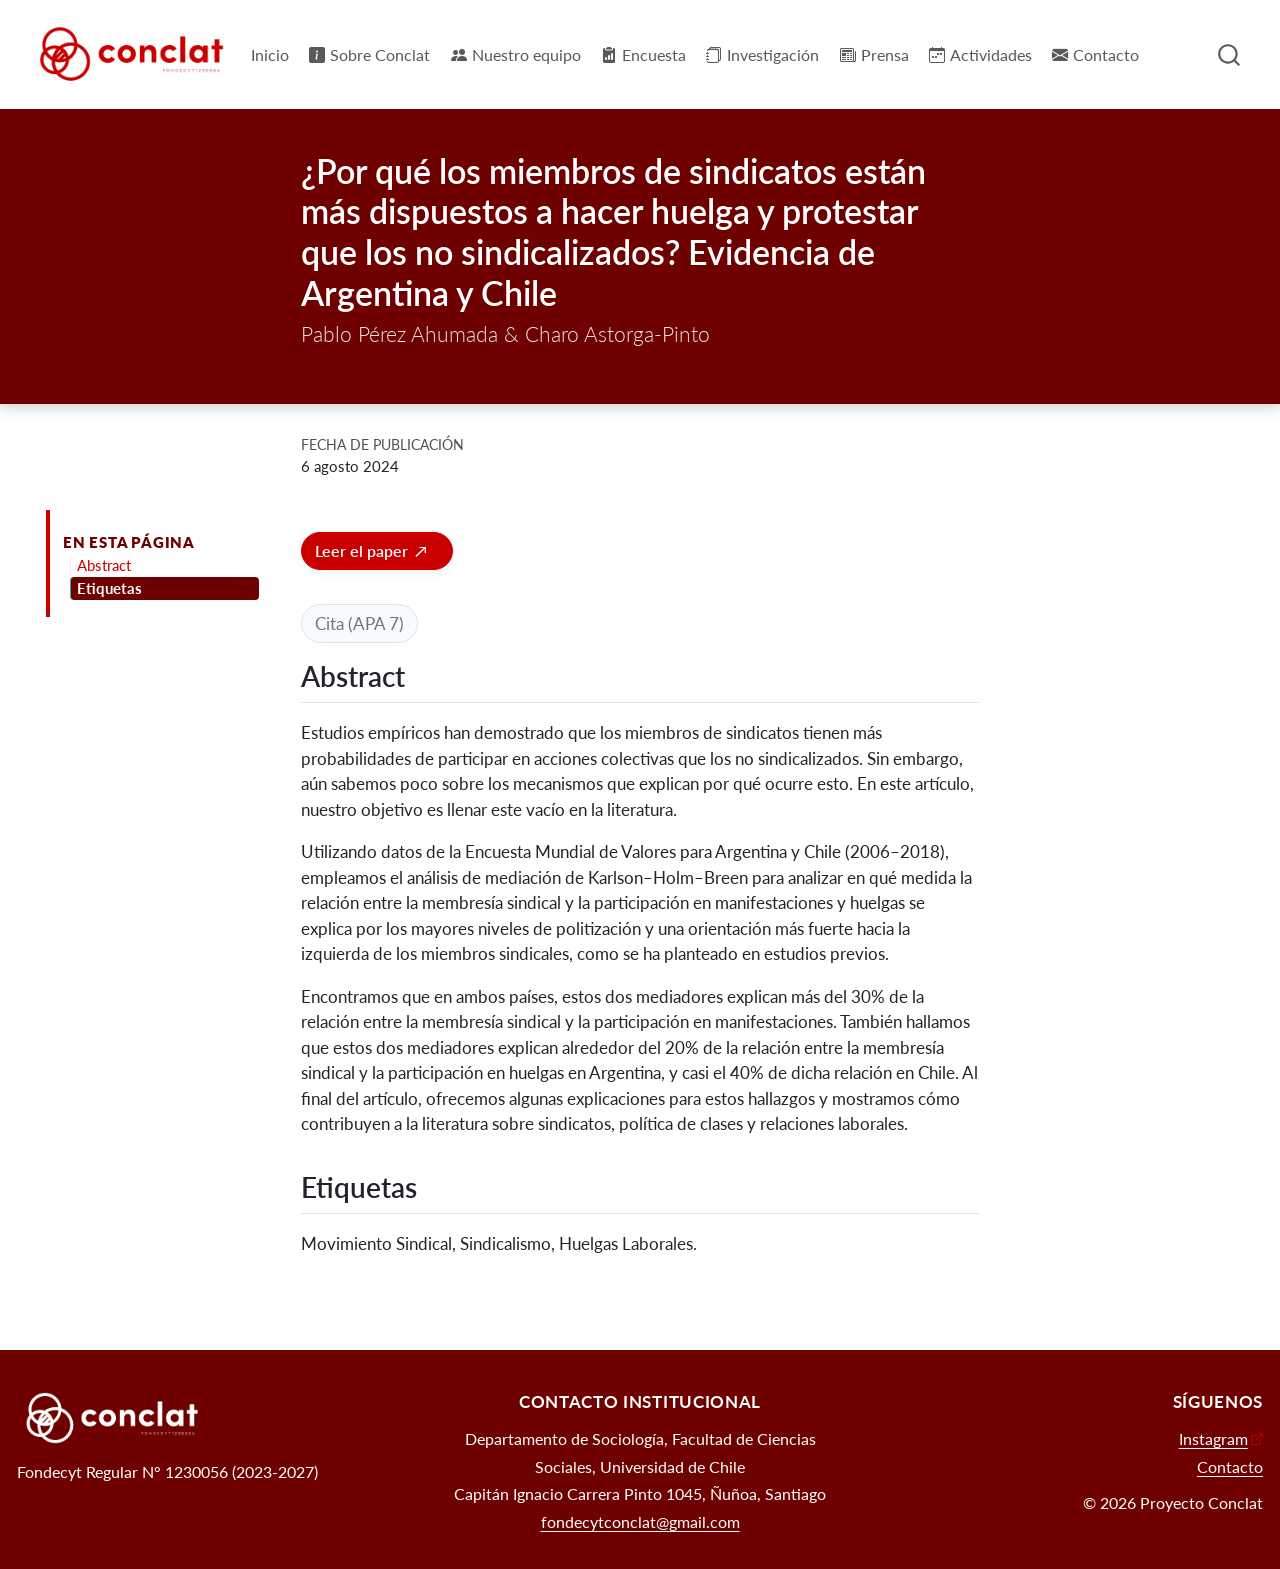
<file: docs/investigacion/posts/2024-08-06-perez-astorga/index.html>
<!DOCTYPE html>
<html xmlns="http://www.w3.org/1999/xhtml" lang="es" xml:lang="es"><head>

<meta charset="utf-8">
<meta name="generator" content="quarto-1.9.37">

<meta name="viewport" content="width=device-width, initial-scale=1.0, user-scalable=yes">


<title>¿Por qué los miembros de sindicatos están más dispuestos a hacer huelga y protestar que los no sindicalizados? Evidencia de Argentina y Chile – Conclat</title>
<style>
/* Default styles provided by pandoc.
** See https://pandoc.org/MANUAL.html#variables-for-html for config info.
*/
code{white-space: pre-wrap;}
span.smallcaps{font-variant: small-caps;}
div.columns{display: flex; gap: min(4vw, 1.5em);}
div.column{flex: auto; overflow-x: auto;}
div.hanging-indent{margin-left: 1.5em; text-indent: -1.5em;}
ul.task-list{list-style: none;}
ul.task-list li input[type="checkbox"] {
  width: 0.8em;
  margin: 0 0.8em 0.2em -1em; /* quarto-specific, see https://github.com/quarto-dev/quarto-cli/issues/4556 */ 
  vertical-align: middle;
}
</style>


<script src="../../../site_libs/quarto-nav/quarto-nav.js"></script>
<script src="../../../site_libs/quarto-nav/headroom.min.js"></script>
<script src="../../../site_libs/clipboard/clipboard.min.js"></script>
<script src="../../../site_libs/quarto-search/autocomplete.umd.js"></script>
<script src="../../../site_libs/quarto-search/fuse.min.js"></script>
<script src="../../../site_libs/quarto-search/quarto-search.js"></script>
<meta name="quarto:offset" content="../../../">
<link href="../../../resources/img/conclat_logo_principal_rojo.png" rel="icon" type="image/png">
<script src="../../../site_libs/quarto-html/quarto.js" type="module"></script>
<script src="../../../site_libs/quarto-html/tabsets/tabsets.js" type="module"></script>
<script src="../../../site_libs/quarto-html/popper.min.js"></script>
<script src="../../../site_libs/quarto-html/tippy.umd.min.js"></script>
<script src="../../../site_libs/quarto-html/anchor.min.js"></script>
<link href="../../../site_libs/quarto-html/tippy.css" rel="stylesheet">
<link href="../../../site_libs/quarto-html/quarto-syntax-highlighting-7f8f88aac4f3542376d5c11b86a4c14d.css" rel="stylesheet" id="quarto-text-highlighting-styles">
<script src="../../../site_libs/bootstrap/bootstrap.min.js"></script>
<link href="../../../site_libs/bootstrap/bootstrap-icons.css" rel="stylesheet">
<link href="../../../site_libs/bootstrap/bootstrap-57b0930abbd3c9d5219dd1c85d935c33.min.css" rel="stylesheet" append-hash="true" id="quarto-bootstrap" data-mode="light">
<script id="quarto-search-options" type="application/json">{
  "location": "navbar",
  "copy-button": false,
  "collapse-after": 3,
  "panel-placement": "end",
  "type": "overlay",
  "limit": 50,
  "keyboard-shortcut": [
    "f",
    "/",
    "s"
  ],
  "show-item-context": false,
  "language": {
    "search-no-results-text": "No se han encontrado resultados",
    "search-matching-documents-text": "documentos encontrados",
    "search-copy-link-title": "Copiar el enlace en la búsqueda",
    "search-hide-matches-text": "Ocultar resultados adicionales",
    "search-more-match-text": "resultado adicional en este documento",
    "search-more-matches-text": "resultados adicionales en este documento",
    "search-clear-button-title": "Borrar",
    "search-text-placeholder": "",
    "search-detached-cancel-button-title": "Cancelar",
    "search-submit-button-title": "Enviar",
    "search-label": "Buscar"
  }
}</script>
<style>html{ scroll-behavior: smooth; }</style>
<style>

      .quarto-title-block .quarto-title-banner h1,
      .quarto-title-block .quarto-title-banner h2,
      .quarto-title-block .quarto-title-banner h3,
      .quarto-title-block .quarto-title-banner h4,
      .quarto-title-block .quarto-title-banner h5,
      .quarto-title-block .quarto-title-banner h6
      {
        color: white;
      }

      .quarto-title-block .quarto-title-banner {
        color: white;
background: #6f0000;
      }
</style>


<link rel="stylesheet" href="../../../styles.css">
</head>

<body class="floating nav-fixed quarto-light">

<div id="quarto-search-results"></div>
  <header id="quarto-header" class="headroom fixed-top quarto-banner">
    <nav class="navbar navbar-expand-lg " data-bs-theme="dark">
      <div class="navbar-container container-fluid">
      <div class="navbar-brand-container mx-auto">
    <a href="../../../index.html" class="navbar-brand navbar-brand-logo">
    <img src="../../../resources/img/conclat_ID_principal_rojo.png" alt="" class="navbar-logo light-content">
    <img src="../../../resources/img/conclat_ID_principal_rojo.png" alt="" class="navbar-logo dark-content">
    </a>
  </div>
            <div id="quarto-search" class="" title="Buscar"></div>
          <button class="navbar-toggler" type="button" data-bs-toggle="collapse" data-bs-target="#navbarCollapse" aria-controls="navbarCollapse" role="menu" aria-expanded="false" aria-label="Navegación de palanca" onclick="if (window.quartoToggleHeadroom) { window.quartoToggleHeadroom(); }">
  <span class="navbar-toggler-icon"></span>
</button>
          <div class="collapse navbar-collapse" id="navbarCollapse">
            <ul class="navbar-nav navbar-nav-scroll me-auto">
  <li class="nav-item">
    <a class="nav-link" href="../../../index.html"> 
<span class="menu-text">Inicio</span></a>
  </li>  
  <li class="nav-item">
    <a class="nav-link" href="../../../informacion/01-sobre.html"> <i class="bi bi-info-square-fill" role="img">
</i> 
<span class="menu-text">Sobre Conclat</span></a>
  </li>  
  <li class="nav-item">
    <a class="nav-link" href="../../../nosotros/nosotros.html"> <i class="bi bi-people-fill" role="img">
</i> 
<span class="menu-text">Nuestro equipo</span></a>
  </li>  
  <li class="nav-item">
    <a class="nav-link" href="../../../encuesta/encuesta.html"> <i class="bi bi-clipboard2-data-fill" role="img">
</i> 
<span class="menu-text">Encuesta</span></a>
  </li>  
  <li class="nav-item">
    <a class="nav-link" href="../../../investigacion/investigacion.html"> <i class="bi bi-journals" role="img">
</i> 
<span class="menu-text">Investigación</span></a>
  </li>  
  <li class="nav-item">
    <a class="nav-link" href="../../../prensa/prensa.html"> <i class="bi bi-newspaper" role="img">
</i> 
<span class="menu-text">Prensa</span></a>
  </li>  
  <li class="nav-item">
    <a class="nav-link" href="../../../actividades/actividades.html"> <i class="bi bi-calendar-week" role="img">
</i> 
<span class="menu-text">Actividades</span></a>
  </li>  
  <li class="nav-item">
    <a class="nav-link" href="../../../contacto/contacto.html"> <i class="bi bi-envelope-fill" role="img">
</i> 
<span class="menu-text">Contacto</span></a>
  </li>  
</ul>
          </div> <!-- /navcollapse -->
            <div class="quarto-navbar-tools">
</div>
      </div> <!-- /container-fluid -->
    </nav>
</header>
<!-- content -->
<header id="title-block-header" class="quarto-title-block default toc-left page-columns page-full">
  <div class="quarto-title-banner page-columns page-full">
    <div class="quarto-title column-body">
      <h1 class="title">¿Por qué los miembros de sindicatos están más dispuestos a hacer huelga y protestar que los no sindicalizados? Evidencia de Argentina y Chile</h1>
            <p class="subtitle lead">Pablo Pérez Ahumada &amp; Charo Astorga-Pinto</p>
                                    </div>
  </div>
    
  
  <div class="quarto-title-meta">

      
      <div>
      <div class="quarto-title-meta-heading">Fecha de publicación</div>
      <div class="quarto-title-meta-contents">
        <p class="date">6 agosto 2024</p>
      </div>
    </div>
    
      
    </div>
    
  
  </header><div id="quarto-content" class="quarto-container page-columns page-rows-contents page-layout-article page-navbar">
<!-- sidebar -->
  <nav id="quarto-sidebar" class="sidebar collapse collapse-horizontal quarto-sidebar-collapse-item sidebar-navigation floating overflow-auto">
    <nav id="TOC" role="doc-toc" class="toc-active">
    <h2 id="toc-title">En esta página</h2>
   
  <ul>
  <li><a href="#abstract" id="toc-abstract" class="nav-link active" data-scroll-target="#abstract">Abstract</a></li>
  <li><a href="#etiquetas" id="toc-etiquetas" class="nav-link" data-scroll-target="#etiquetas">Etiquetas</a></li>
  </ul>
</nav>
</nav>
<div id="quarto-sidebar-glass" class="quarto-sidebar-collapse-item" data-bs-toggle="collapse" data-bs-target=".quarto-sidebar-collapse-item"></div>
<!-- margin-sidebar -->
    <div id="quarto-margin-sidebar" class="sidebar margin-sidebar zindex-bottom">
    </div>
<!-- main -->
<main class="content quarto-banner-title-block" id="quarto-document-content">





<div class="top-cta">
<p><a class="btn btn-sm btn-primary" href="https://doi.org/10.1177/00221856241269660" target="_blank" rel="noopener">Leer el paper</a></p>
</div>
<details class="details-btn">
<summary>
<span class="summary-chip">Cita (APA 7)</span>
</summary>
<p class="apa-ref">
<strong>Pérez-Ahumada, P., &amp; Astorga-Pinto, C.</strong> (2024). <em>Why are union members more willing to strike and protest than nonunion members? Evidence from Argentina and Chile.</em> <em>Journal of Industrial Relations</em>, 1–67. https://doi.org/10.1177/00221856241269660
</p>
</details>
<section id="abstract" class="level2">
<h2 class="anchored" data-anchor-id="abstract">Abstract</h2>
<p>Estudios empíricos han demostrado que los miembros de sindicatos tienen más probabilidades de participar en acciones colectivas que los no sindicalizados. Sin embargo, aún sabemos poco sobre los mecanismos que explican por qué ocurre esto. En este artículo, nuestro objetivo es llenar este vacío en la literatura.</p>
<p>Utilizando datos de la Encuesta Mundial de Valores para Argentina y Chile (2006–2018), empleamos el análisis de mediación de Karlson–Holm–Breen para analizar en qué medida la relación entre la membresía sindical y la participación en manifestaciones y huelgas se explica por los mayores niveles de politización y una orientación más fuerte hacia la izquierda de los miembros sindicales, como se ha planteado en estudios previos.</p>
<p>Encontramos que en ambos países, estos dos mediadores explican más del 30% de la relación entre la membresía sindical y la participación en manifestaciones. También hallamos que estos dos mediadores explican alrededor del 20% de la relación entre la membresía sindical y la participación en huelgas en Argentina, y casi el 40% de dicha relación en Chile. Al final del artículo, ofrecemos algunas explicaciones para estos hallazgos y mostramos cómo contribuyen a la literatura sobre sindicatos, política de clases y relaciones laborales.</p>
</section>
<section id="etiquetas" class="level2">
<h2 class="anchored" data-anchor-id="etiquetas">Etiquetas</h2>
<p>Movimiento Sindical, Sindicalismo, Huelgas Laborales.</p>


</section>

</main> <!-- /main -->
<script id="quarto-html-after-body" type="application/javascript">
  window.document.addEventListener("DOMContentLoaded", function (event) {
    const icon = "";
    const anchorJS = new window.AnchorJS();
    anchorJS.options = {
      placement: 'right',
      icon: icon
    };
    anchorJS.add('.anchored');
    const isCodeAnnotation = (el) => {
      for (const clz of el.classList) {
        if (clz.startsWith('code-annotation-')) {                     
          return true;
        }
      }
      return false;
    }
    const onCopySuccess = function(e) {
      // button target
      const button = e.trigger;
      // don't keep focus
      button.blur();
      // flash "checked"
      button.classList.add('code-copy-button-checked');
      var currentTitle = button.getAttribute("title");
      button.setAttribute("title", "Copiado");
      let tooltip;
      if (window.bootstrap) {
        button.setAttribute("data-bs-toggle", "tooltip");
        button.setAttribute("data-bs-placement", "left");
        button.setAttribute("data-bs-title", "Copiado");
        tooltip = new bootstrap.Tooltip(button, 
          { trigger: "manual", 
            customClass: "code-copy-button-tooltip",
            offset: [0, -8]});
        tooltip.show();    
      }
      setTimeout(function() {
        if (tooltip) {
          tooltip.hide();
          button.removeAttribute("data-bs-title");
          button.removeAttribute("data-bs-toggle");
          button.removeAttribute("data-bs-placement");
        }
        button.setAttribute("title", currentTitle);
        button.classList.remove('code-copy-button-checked');
      }, 1000);
      // clear code selection
      e.clearSelection();
    }
    const getTextToCopy = function(trigger) {
      const outerScaffold = trigger.parentElement.cloneNode(true);
      const codeEl = outerScaffold.querySelector('code');
      for (const childEl of codeEl.children) {
        if (isCodeAnnotation(childEl)) {
          childEl.remove();
        }
      }
      return codeEl.innerText;
    }
    const clipboard = new window.ClipboardJS('.code-copy-button:not([data-in-quarto-modal])', {
      text: getTextToCopy
    });
    clipboard.on('success', onCopySuccess);
    if (window.document.getElementById('quarto-embedded-source-code-modal')) {
      const clipboardModal = new window.ClipboardJS('.code-copy-button[data-in-quarto-modal]', {
        text: getTextToCopy,
        container: window.document.getElementById('quarto-embedded-source-code-modal')
      });
      clipboardModal.on('success', onCopySuccess);
    }
      var localhostRegex = new RegExp(/^(?:http|https):\/\/localhost\:?[0-9]*\//);
      var mailtoRegex = new RegExp(/^mailto:/);
        var filterRegex = new RegExp('/' + window.location.host + '/');
      var isInternal = (href) => {
          return filterRegex.test(href) || localhostRegex.test(href) || mailtoRegex.test(href);
      }
      // Inspect non-navigation links and adorn them if external
     var links = window.document.querySelectorAll('a[href]:not(.nav-link):not(.navbar-brand):not(.toc-action):not(.sidebar-link):not(.sidebar-item-toggle):not(.pagination-link):not(.no-external):not([aria-hidden]):not(.dropdown-item):not(.quarto-navigation-tool):not(.about-link)');
      for (var i=0; i<links.length; i++) {
        const link = links[i];
        if (!isInternal(link.href)) {
          // undo the damage that might have been done by quarto-nav.js in the case of
          // links that we want to consider external
          if (link.dataset.originalHref !== undefined) {
            link.href = link.dataset.originalHref;
          }
            // target, if specified
            link.setAttribute("target", "_blank");
            if (link.getAttribute("rel") === null) {
              link.setAttribute("rel", "noopener");
            }
            // default icon
            link.classList.add("external");
        }
      }
    function tippyHover(el, contentFn, onTriggerFn, onUntriggerFn) {
      const config = {
        allowHTML: true,
        maxWidth: 500,
        delay: 100,
        arrow: false,
        appendTo: function(el) {
            return el.parentElement;
        },
        interactive: true,
        interactiveBorder: 10,
        theme: 'quarto',
        placement: 'bottom-start',
      };
      if (contentFn) {
        config.content = contentFn;
      }
      if (onTriggerFn) {
        config.onTrigger = onTriggerFn;
      }
      if (onUntriggerFn) {
        config.onUntrigger = onUntriggerFn;
      }
      window.tippy(el, config); 
    }
    const noterefs = window.document.querySelectorAll('a[role="doc-noteref"]');
    for (var i=0; i<noterefs.length; i++) {
      const ref = noterefs[i];
      tippyHover(ref, function() {
        // use id or data attribute instead here
        let href = ref.getAttribute('data-footnote-href') || ref.getAttribute('href');
        try { href = new URL(href).hash; } catch {}
        const id = href.replace(/^#\/?/, "");
        const note = window.document.getElementById(id);
        if (note) {
          return note.innerHTML;
        } else {
          return "";
        }
      });
    }
    const xrefs = window.document.querySelectorAll('a.quarto-xref');
    const processXRef = (id, note) => {
      // Strip column container classes
      const stripColumnClz = (el) => {
        el.classList.remove("page-full", "page-columns");
        if (el.children) {
          for (const child of el.children) {
            stripColumnClz(child);
          }
        }
      }
      stripColumnClz(note)
      if (id === null || id.startsWith('sec-')) {
        // Special case sections, only their first couple elements
        const container = document.createElement("div");
        if (note.children && note.children.length > 2) {
          container.appendChild(note.children[0].cloneNode(true));
          for (let i = 1; i < note.children.length; i++) {
            const child = note.children[i];
            if (child.tagName === "P" && child.innerText === "") {
              continue;
            } else {
              container.appendChild(child.cloneNode(true));
              break;
            }
          }
          if (window.Quarto?.typesetMath) {
            window.Quarto.typesetMath(container);
          }
          return container.innerHTML
        } else {
          if (window.Quarto?.typesetMath) {
            window.Quarto.typesetMath(note);
          }
          return note.innerHTML;
        }
      } else {
        // Remove any anchor links if they are present
        const anchorLink = note.querySelector('a.anchorjs-link');
        if (anchorLink) {
          anchorLink.remove();
        }
        if (window.Quarto?.typesetMath) {
          window.Quarto.typesetMath(note);
        }
        if (note.classList.contains("callout")) {
          return note.outerHTML;
        } else {
          return note.innerHTML;
        }
      }
    }
    for (var i=0; i<xrefs.length; i++) {
      const xref = xrefs[i];
      tippyHover(xref, undefined, function(instance) {
        instance.disable();
        let url = xref.getAttribute('href');
        let hash = undefined; 
        if (url.startsWith('#')) {
          hash = url;
        } else {
          try { hash = new URL(url).hash; } catch {}
        }
        if (hash) {
          const id = hash.replace(/^#\/?/, "");
          const note = window.document.getElementById(id);
          if (note !== null) {
            try {
              const html = processXRef(id, note.cloneNode(true));
              instance.setContent(html);
            } finally {
              instance.enable();
              instance.show();
            }
          } else {
            // See if we can fetch this
            fetch(url.split('#')[0])
            .then(res => res.text())
            .then(html => {
              const parser = new DOMParser();
              const htmlDoc = parser.parseFromString(html, "text/html");
              const note = htmlDoc.getElementById(id);
              if (note !== null) {
                const html = processXRef(id, note);
                instance.setContent(html);
              } 
            }).finally(() => {
              instance.enable();
              instance.show();
            });
          }
        } else {
          // See if we can fetch a full url (with no hash to target)
          // This is a special case and we should probably do some content thinning / targeting
          fetch(url)
          .then(res => res.text())
          .then(html => {
            const parser = new DOMParser();
            const htmlDoc = parser.parseFromString(html, "text/html");
            const note = htmlDoc.querySelector('main.content');
            if (note !== null) {
              // This should only happen for chapter cross references
              // (since there is no id in the URL)
              // remove the first header
              if (note.children.length > 0 && note.children[0].tagName === "HEADER") {
                note.children[0].remove();
              }
              const html = processXRef(null, note);
              instance.setContent(html);
            } 
          }).finally(() => {
            instance.enable();
            instance.show();
          });
        }
      }, function(instance) {
      });
    }
        let selectedAnnoteEl;
        const selectorForAnnotation = ( cell, annotation) => {
          let cellAttr = 'data-code-cell="' + cell + '"';
          let lineAttr = 'data-code-annotation="' +  annotation + '"';
          const selector = 'span[' + cellAttr + '][' + lineAttr + ']';
          return selector;
        }
        const selectCodeLines = (annoteEl) => {
          const doc = window.document;
          const targetCell = annoteEl.getAttribute("data-target-cell");
          const targetAnnotation = annoteEl.getAttribute("data-target-annotation");
          const annoteSpan = window.document.querySelector(selectorForAnnotation(targetCell, targetAnnotation));
          const lines = annoteSpan.getAttribute("data-code-lines").split(",");
          const lineIds = lines.map((line) => {
            return targetCell + "-" + line;
          })
          let top = null;
          let height = null;
          let parent = null;
          if (lineIds.length > 0) {
              //compute the position of the single el (top and bottom and make a div)
              const el = window.document.getElementById(lineIds[0]);
              top = el.offsetTop;
              height = el.offsetHeight;
              parent = el.parentElement.parentElement;
            if (lineIds.length > 1) {
              const lastEl = window.document.getElementById(lineIds[lineIds.length - 1]);
              const bottom = lastEl.offsetTop + lastEl.offsetHeight;
              height = bottom - top;
            }
            if (top !== null && height !== null && parent !== null) {
              // cook up a div (if necessary) and position it 
              let div = window.document.getElementById("code-annotation-line-highlight");
              if (div === null) {
                div = window.document.createElement("div");
                div.setAttribute("id", "code-annotation-line-highlight");
                div.style.position = 'absolute';
                parent.appendChild(div);
              }
              div.style.top = top - 2 + "px";
              div.style.height = height + 4 + "px";
              div.style.left = 0;
              let gutterDiv = window.document.getElementById("code-annotation-line-highlight-gutter");
              if (gutterDiv === null) {
                gutterDiv = window.document.createElement("div");
                gutterDiv.setAttribute("id", "code-annotation-line-highlight-gutter");
                gutterDiv.style.position = 'absolute';
                const codeCell = window.document.getElementById(targetCell);
                const gutter = codeCell.querySelector('.code-annotation-gutter');
                gutter.appendChild(gutterDiv);
              }
              gutterDiv.style.top = top - 2 + "px";
              gutterDiv.style.height = height + 4 + "px";
            }
            selectedAnnoteEl = annoteEl;
          }
        };
        const unselectCodeLines = () => {
          const elementsIds = ["code-annotation-line-highlight", "code-annotation-line-highlight-gutter"];
          elementsIds.forEach((elId) => {
            const div = window.document.getElementById(elId);
            if (div) {
              div.remove();
            }
          });
          selectedAnnoteEl = undefined;
        };
          // Handle positioning of the toggle
      window.addEventListener(
        "resize",
        throttle(() => {
          elRect = undefined;
          if (selectedAnnoteEl) {
            selectCodeLines(selectedAnnoteEl);
          }
        }, 10)
      );
      function throttle(fn, ms) {
      let throttle = false;
      let timer;
        return (...args) => {
          if(!throttle) { // first call gets through
              fn.apply(this, args);
              throttle = true;
          } else { // all the others get throttled
              if(timer) clearTimeout(timer); // cancel #2
              timer = setTimeout(() => {
                fn.apply(this, args);
                timer = throttle = false;
              }, ms);
          }
        };
      }
        // Attach click handler to the DT
        const annoteDls = window.document.querySelectorAll('dt[data-target-cell]');
        for (const annoteDlNode of annoteDls) {
          annoteDlNode.addEventListener('click', (event) => {
            const clickedEl = event.target;
            if (clickedEl !== selectedAnnoteEl) {
              unselectCodeLines();
              const activeEl = window.document.querySelector('dt[data-target-cell].code-annotation-active');
              if (activeEl) {
                activeEl.classList.remove('code-annotation-active');
              }
              selectCodeLines(clickedEl);
              clickedEl.classList.add('code-annotation-active');
            } else {
              // Unselect the line
              unselectCodeLines();
              clickedEl.classList.remove('code-annotation-active');
            }
          });
        }
    const findCites = (el) => {
      const parentEl = el.parentElement;
      if (parentEl) {
        const cites = parentEl.dataset.cites;
        if (cites) {
          return {
            el,
            cites: cites.split(' ')
          };
        } else {
          return findCites(el.parentElement)
        }
      } else {
        return undefined;
      }
    };
    var bibliorefs = window.document.querySelectorAll('a[role="doc-biblioref"]');
    for (var i=0; i<bibliorefs.length; i++) {
      const ref = bibliorefs[i];
      const citeInfo = findCites(ref);
      if (citeInfo) {
        tippyHover(citeInfo.el, function() {
          var popup = window.document.createElement('div');
          citeInfo.cites.forEach(function(cite) {
            var citeDiv = window.document.createElement('div');
            citeDiv.classList.add('hanging-indent');
            citeDiv.classList.add('csl-entry');
            var biblioDiv = window.document.getElementById('ref-' + cite);
            if (biblioDiv) {
              citeDiv.innerHTML = biblioDiv.innerHTML;
            }
            popup.appendChild(citeDiv);
          });
          return popup.innerHTML;
        });
      }
    }
  });
  </script>
</div> <!-- /content -->
<footer class="footer">
  <div class="nav-footer">
    <div class="nav-footer-left">
<p><span class="footer-logo" role="img" aria-label="Conclat"></span></p>
<p>Fondecyt Regular N° 1230056 (2023-2027)</p>
</div>   
    <div class="nav-footer-center">
<p><strong>Contacto institucional</strong></p>
<p>Departamento de Sociología, Facultad de Ciencias Sociales, Universidad de Chile<br>
Capitán Ignacio Carrera Pinto 1045, Ñuñoa, Santiago<br>
<a href="mailto:fondecytconclat@gmail.com">fondecytconclat@gmail.com</a></p>
</div>
    <div class="nav-footer-right">
<p><strong>Síguenos</strong></p>
<p><a href="https://www.instagram.com/proyecto.conclat/" target="_blank">Instagram</a><br>
<a href="../../../contacto/contacto.html">Contacto</a></p>
<p>© 2026 Proyecto Conclat</p>
</div>
  </div>
</footer>




<script src="../../../site_libs/quarto-html/zenscroll-min.js"></script>
</body></html>
</file>
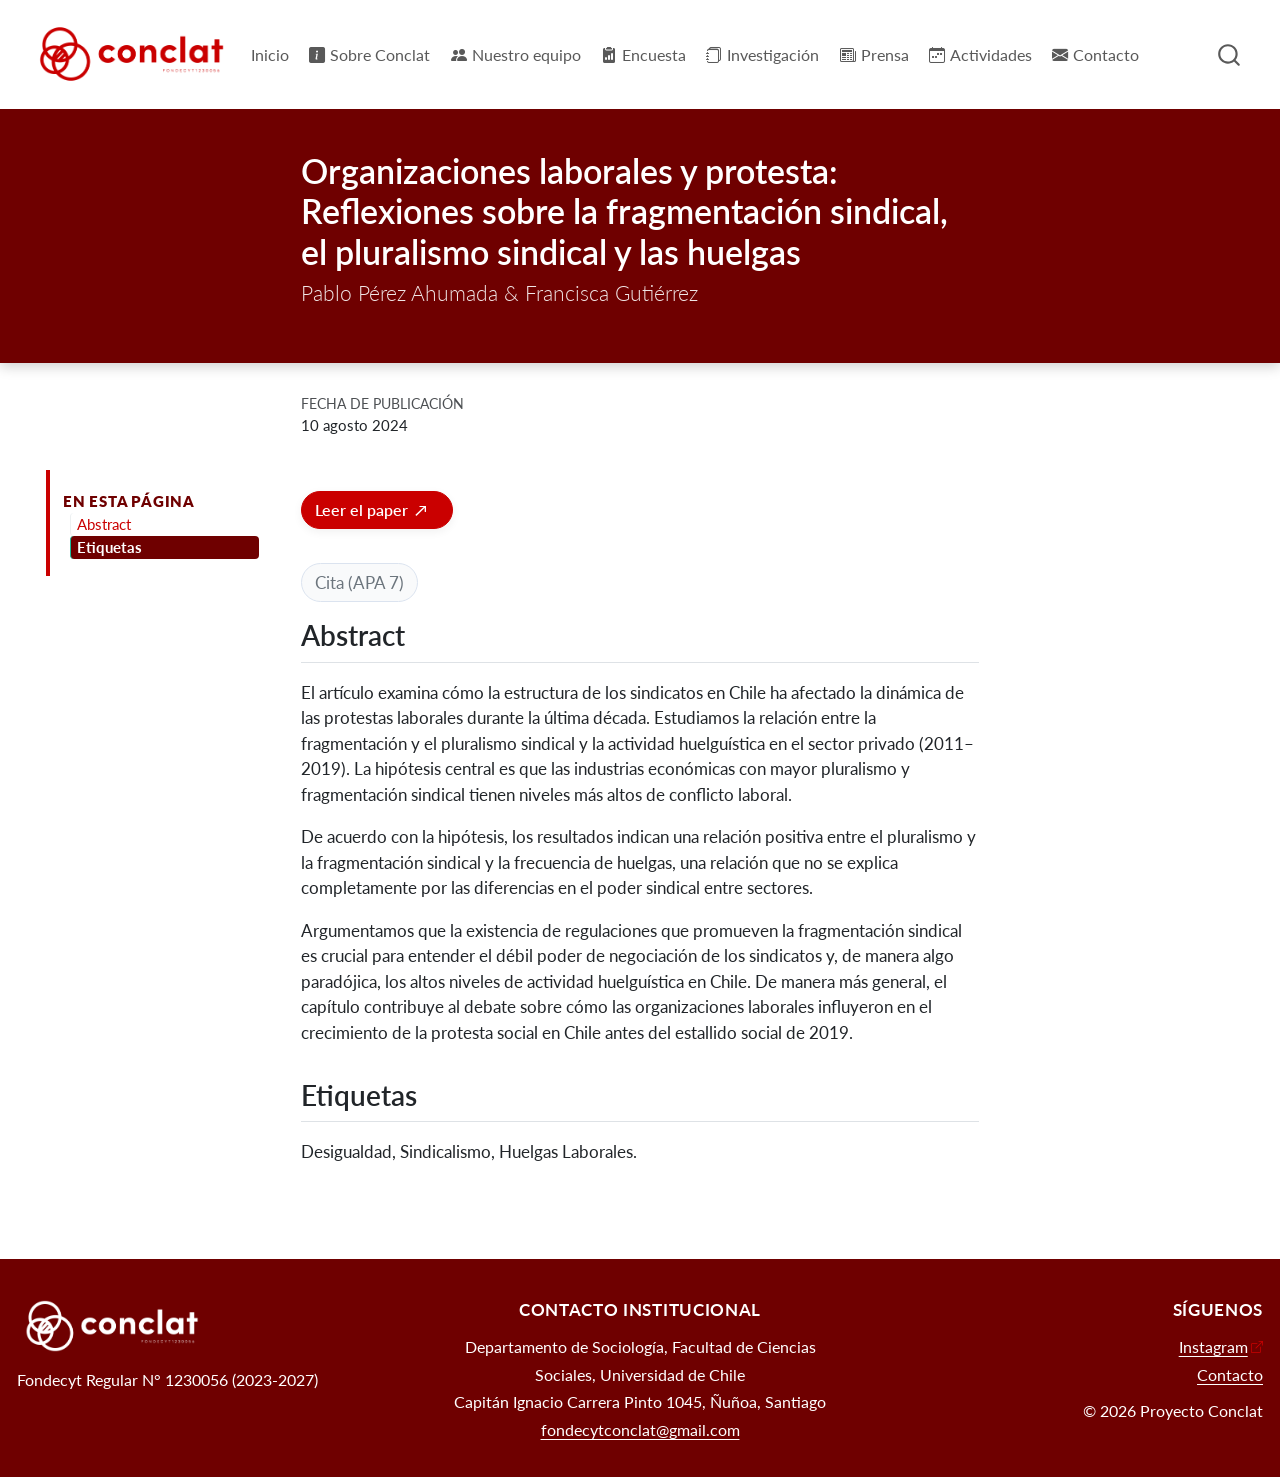
<file: docs/investigacion/posts/2024-08-10-perez-gutierrez/index.html>
<!DOCTYPE html>
<html xmlns="http://www.w3.org/1999/xhtml" lang="es" xml:lang="es"><head>

<meta charset="utf-8">
<meta name="generator" content="quarto-1.9.37">

<meta name="viewport" content="width=device-width, initial-scale=1.0, user-scalable=yes">


<title>Organizaciones laborales y protesta: Reflexiones sobre la fragmentación sindical, el pluralismo sindical y las huelgas – Conclat</title>
<style>
/* Default styles provided by pandoc.
** See https://pandoc.org/MANUAL.html#variables-for-html for config info.
*/
code{white-space: pre-wrap;}
span.smallcaps{font-variant: small-caps;}
div.columns{display: flex; gap: min(4vw, 1.5em);}
div.column{flex: auto; overflow-x: auto;}
div.hanging-indent{margin-left: 1.5em; text-indent: -1.5em;}
ul.task-list{list-style: none;}
ul.task-list li input[type="checkbox"] {
  width: 0.8em;
  margin: 0 0.8em 0.2em -1em; /* quarto-specific, see https://github.com/quarto-dev/quarto-cli/issues/4556 */ 
  vertical-align: middle;
}
</style>


<script src="../../../site_libs/quarto-nav/quarto-nav.js"></script>
<script src="../../../site_libs/quarto-nav/headroom.min.js"></script>
<script src="../../../site_libs/clipboard/clipboard.min.js"></script>
<script src="../../../site_libs/quarto-search/autocomplete.umd.js"></script>
<script src="../../../site_libs/quarto-search/fuse.min.js"></script>
<script src="../../../site_libs/quarto-search/quarto-search.js"></script>
<meta name="quarto:offset" content="../../../">
<link href="../../../resources/img/conclat_logo_principal_rojo.png" rel="icon" type="image/png">
<script src="../../../site_libs/quarto-html/quarto.js" type="module"></script>
<script src="../../../site_libs/quarto-html/tabsets/tabsets.js" type="module"></script>
<script src="../../../site_libs/quarto-html/popper.min.js"></script>
<script src="../../../site_libs/quarto-html/tippy.umd.min.js"></script>
<script src="../../../site_libs/quarto-html/anchor.min.js"></script>
<link href="../../../site_libs/quarto-html/tippy.css" rel="stylesheet">
<link href="../../../site_libs/quarto-html/quarto-syntax-highlighting-7f8f88aac4f3542376d5c11b86a4c14d.css" rel="stylesheet" id="quarto-text-highlighting-styles">
<script src="../../../site_libs/bootstrap/bootstrap.min.js"></script>
<link href="../../../site_libs/bootstrap/bootstrap-icons.css" rel="stylesheet">
<link href="../../../site_libs/bootstrap/bootstrap-57b0930abbd3c9d5219dd1c85d935c33.min.css" rel="stylesheet" append-hash="true" id="quarto-bootstrap" data-mode="light">
<script id="quarto-search-options" type="application/json">{
  "location": "navbar",
  "copy-button": false,
  "collapse-after": 3,
  "panel-placement": "end",
  "type": "overlay",
  "limit": 50,
  "keyboard-shortcut": [
    "f",
    "/",
    "s"
  ],
  "show-item-context": false,
  "language": {
    "search-no-results-text": "No se han encontrado resultados",
    "search-matching-documents-text": "documentos encontrados",
    "search-copy-link-title": "Copiar el enlace en la búsqueda",
    "search-hide-matches-text": "Ocultar resultados adicionales",
    "search-more-match-text": "resultado adicional en este documento",
    "search-more-matches-text": "resultados adicionales en este documento",
    "search-clear-button-title": "Borrar",
    "search-text-placeholder": "",
    "search-detached-cancel-button-title": "Cancelar",
    "search-submit-button-title": "Enviar",
    "search-label": "Buscar"
  }
}</script>
<style>html{ scroll-behavior: smooth; }</style>
<style>

      .quarto-title-block .quarto-title-banner h1,
      .quarto-title-block .quarto-title-banner h2,
      .quarto-title-block .quarto-title-banner h3,
      .quarto-title-block .quarto-title-banner h4,
      .quarto-title-block .quarto-title-banner h5,
      .quarto-title-block .quarto-title-banner h6
      {
        color: white;
      }

      .quarto-title-block .quarto-title-banner {
        color: white;
background: #6f0000;
      }
</style>


<link rel="stylesheet" href="../../../styles.css">
</head>

<body class="floating nav-fixed quarto-light">

<div id="quarto-search-results"></div>
  <header id="quarto-header" class="headroom fixed-top quarto-banner">
    <nav class="navbar navbar-expand-lg " data-bs-theme="dark">
      <div class="navbar-container container-fluid">
      <div class="navbar-brand-container mx-auto">
    <a href="../../../index.html" class="navbar-brand navbar-brand-logo">
    <img src="../../../resources/img/conclat_ID_principal_rojo.png" alt="" class="navbar-logo light-content">
    <img src="../../../resources/img/conclat_ID_principal_rojo.png" alt="" class="navbar-logo dark-content">
    </a>
  </div>
            <div id="quarto-search" class="" title="Buscar"></div>
          <button class="navbar-toggler" type="button" data-bs-toggle="collapse" data-bs-target="#navbarCollapse" aria-controls="navbarCollapse" role="menu" aria-expanded="false" aria-label="Navegación de palanca" onclick="if (window.quartoToggleHeadroom) { window.quartoToggleHeadroom(); }">
  <span class="navbar-toggler-icon"></span>
</button>
          <div class="collapse navbar-collapse" id="navbarCollapse">
            <ul class="navbar-nav navbar-nav-scroll me-auto">
  <li class="nav-item">
    <a class="nav-link" href="../../../index.html"> 
<span class="menu-text">Inicio</span></a>
  </li>  
  <li class="nav-item">
    <a class="nav-link" href="../../../informacion/01-sobre.html"> <i class="bi bi-info-square-fill" role="img">
</i> 
<span class="menu-text">Sobre Conclat</span></a>
  </li>  
  <li class="nav-item">
    <a class="nav-link" href="../../../nosotros/nosotros.html"> <i class="bi bi-people-fill" role="img">
</i> 
<span class="menu-text">Nuestro equipo</span></a>
  </li>  
  <li class="nav-item">
    <a class="nav-link" href="../../../encuesta/encuesta.html"> <i class="bi bi-clipboard2-data-fill" role="img">
</i> 
<span class="menu-text">Encuesta</span></a>
  </li>  
  <li class="nav-item">
    <a class="nav-link" href="../../../investigacion/investigacion.html"> <i class="bi bi-journals" role="img">
</i> 
<span class="menu-text">Investigación</span></a>
  </li>  
  <li class="nav-item">
    <a class="nav-link" href="../../../prensa/prensa.html"> <i class="bi bi-newspaper" role="img">
</i> 
<span class="menu-text">Prensa</span></a>
  </li>  
  <li class="nav-item">
    <a class="nav-link" href="../../../actividades/actividades.html"> <i class="bi bi-calendar-week" role="img">
</i> 
<span class="menu-text">Actividades</span></a>
  </li>  
  <li class="nav-item">
    <a class="nav-link" href="../../../contacto/contacto.html"> <i class="bi bi-envelope-fill" role="img">
</i> 
<span class="menu-text">Contacto</span></a>
  </li>  
</ul>
          </div> <!-- /navcollapse -->
            <div class="quarto-navbar-tools">
</div>
      </div> <!-- /container-fluid -->
    </nav>
</header>
<!-- content -->
<header id="title-block-header" class="quarto-title-block default toc-left page-columns page-full">
  <div class="quarto-title-banner page-columns page-full">
    <div class="quarto-title column-body">
      <h1 class="title">Organizaciones laborales y protesta: Reflexiones sobre la fragmentación sindical, el pluralismo sindical y las huelgas</h1>
            <p class="subtitle lead">Pablo Pérez Ahumada &amp; Francisca Gutiérrez</p>
                                    </div>
  </div>
    
  
  <div class="quarto-title-meta">

      
      <div>
      <div class="quarto-title-meta-heading">Fecha de publicación</div>
      <div class="quarto-title-meta-contents">
        <p class="date">10 agosto 2024</p>
      </div>
    </div>
    
      
    </div>
    
  
  </header><div id="quarto-content" class="quarto-container page-columns page-rows-contents page-layout-article page-navbar">
<!-- sidebar -->
  <nav id="quarto-sidebar" class="sidebar collapse collapse-horizontal quarto-sidebar-collapse-item sidebar-navigation floating overflow-auto">
    <nav id="TOC" role="doc-toc" class="toc-active">
    <h2 id="toc-title">En esta página</h2>
   
  <ul>
  <li><a href="#abstract" id="toc-abstract" class="nav-link active" data-scroll-target="#abstract">Abstract</a></li>
  <li><a href="#etiquetas" id="toc-etiquetas" class="nav-link" data-scroll-target="#etiquetas">Etiquetas</a></li>
  </ul>
</nav>
</nav>
<div id="quarto-sidebar-glass" class="quarto-sidebar-collapse-item" data-bs-toggle="collapse" data-bs-target=".quarto-sidebar-collapse-item"></div>
<!-- margin-sidebar -->
    <div id="quarto-margin-sidebar" class="sidebar margin-sidebar zindex-bottom">
    </div>
<!-- main -->
<main class="content quarto-banner-title-block" id="quarto-document-content">





<div class="top-cta">
<p><a class="btn btn-sm btn-primary" href="https://doi.org/10.1007/978-3-031-58132-8_4" target="_blank" rel="noopener">Leer el paper</a></p>
</div>
<details class="details-btn">
<summary>
<span class="summary-chip">Cita (APA 7)</span>
</summary>
<p class="apa-ref">
<strong>Pérez-Ahumada, P. &amp; Gutiérrez-Crocco, F. </strong> (2024). <em>Labor Organizations and Protest: Reflections on the Fragmentation of Unions, Union Pluralism, and Strikes.</em> <em> In: Joignant, A., Somma, N.M. (eds) Social Protest and Conflict in Radical Neoliberalism. Latin American Political Economy. Palgrave Macmillan, Cham.</em> https://doi.org/10.1007/978-3-031-58132-8_4
</p>
</details>
<section id="abstract" class="level2">
<h2 class="anchored" data-anchor-id="abstract">Abstract</h2>
<p>El artículo examina cómo la estructura de los sindicatos en Chile ha afectado la dinámica de las protestas laborales durante la última década. Estudiamos la relación entre la fragmentación y el pluralismo sindical y la actividad huelguística en el sector privado (2011–2019). La hipótesis central es que las industrias económicas con mayor pluralismo y fragmentación sindical tienen niveles más altos de conflicto laboral.</p>
<p>De acuerdo con la hipótesis, los resultados indican una relación positiva entre el pluralismo y la fragmentación sindical y la frecuencia de huelgas, una relación que no se explica completamente por las diferencias en el poder sindical entre sectores.</p>
<p>Argumentamos que la existencia de regulaciones que promueven la fragmentación sindical es crucial para entender el débil poder de negociación de los sindicatos y, de manera algo paradójica, los altos niveles de actividad huelguística en Chile. De manera más general, el capítulo contribuye al debate sobre cómo las organizaciones laborales influyeron en el crecimiento de la protesta social en Chile antes del estallido social de 2019.</p>
</section>
<section id="etiquetas" class="level2">
<h2 class="anchored" data-anchor-id="etiquetas">Etiquetas</h2>
<p>Desigualdad, Sindicalismo, Huelgas Laborales.</p>


</section>

</main> <!-- /main -->
<script id="quarto-html-after-body" type="application/javascript">
  window.document.addEventListener("DOMContentLoaded", function (event) {
    const icon = "";
    const anchorJS = new window.AnchorJS();
    anchorJS.options = {
      placement: 'right',
      icon: icon
    };
    anchorJS.add('.anchored');
    const isCodeAnnotation = (el) => {
      for (const clz of el.classList) {
        if (clz.startsWith('code-annotation-')) {                     
          return true;
        }
      }
      return false;
    }
    const onCopySuccess = function(e) {
      // button target
      const button = e.trigger;
      // don't keep focus
      button.blur();
      // flash "checked"
      button.classList.add('code-copy-button-checked');
      var currentTitle = button.getAttribute("title");
      button.setAttribute("title", "Copiado");
      let tooltip;
      if (window.bootstrap) {
        button.setAttribute("data-bs-toggle", "tooltip");
        button.setAttribute("data-bs-placement", "left");
        button.setAttribute("data-bs-title", "Copiado");
        tooltip = new bootstrap.Tooltip(button, 
          { trigger: "manual", 
            customClass: "code-copy-button-tooltip",
            offset: [0, -8]});
        tooltip.show();    
      }
      setTimeout(function() {
        if (tooltip) {
          tooltip.hide();
          button.removeAttribute("data-bs-title");
          button.removeAttribute("data-bs-toggle");
          button.removeAttribute("data-bs-placement");
        }
        button.setAttribute("title", currentTitle);
        button.classList.remove('code-copy-button-checked');
      }, 1000);
      // clear code selection
      e.clearSelection();
    }
    const getTextToCopy = function(trigger) {
      const outerScaffold = trigger.parentElement.cloneNode(true);
      const codeEl = outerScaffold.querySelector('code');
      for (const childEl of codeEl.children) {
        if (isCodeAnnotation(childEl)) {
          childEl.remove();
        }
      }
      return codeEl.innerText;
    }
    const clipboard = new window.ClipboardJS('.code-copy-button:not([data-in-quarto-modal])', {
      text: getTextToCopy
    });
    clipboard.on('success', onCopySuccess);
    if (window.document.getElementById('quarto-embedded-source-code-modal')) {
      const clipboardModal = new window.ClipboardJS('.code-copy-button[data-in-quarto-modal]', {
        text: getTextToCopy,
        container: window.document.getElementById('quarto-embedded-source-code-modal')
      });
      clipboardModal.on('success', onCopySuccess);
    }
      var localhostRegex = new RegExp(/^(?:http|https):\/\/localhost\:?[0-9]*\//);
      var mailtoRegex = new RegExp(/^mailto:/);
        var filterRegex = new RegExp('/' + window.location.host + '/');
      var isInternal = (href) => {
          return filterRegex.test(href) || localhostRegex.test(href) || mailtoRegex.test(href);
      }
      // Inspect non-navigation links and adorn them if external
     var links = window.document.querySelectorAll('a[href]:not(.nav-link):not(.navbar-brand):not(.toc-action):not(.sidebar-link):not(.sidebar-item-toggle):not(.pagination-link):not(.no-external):not([aria-hidden]):not(.dropdown-item):not(.quarto-navigation-tool):not(.about-link)');
      for (var i=0; i<links.length; i++) {
        const link = links[i];
        if (!isInternal(link.href)) {
          // undo the damage that might have been done by quarto-nav.js in the case of
          // links that we want to consider external
          if (link.dataset.originalHref !== undefined) {
            link.href = link.dataset.originalHref;
          }
            // target, if specified
            link.setAttribute("target", "_blank");
            if (link.getAttribute("rel") === null) {
              link.setAttribute("rel", "noopener");
            }
            // default icon
            link.classList.add("external");
        }
      }
    function tippyHover(el, contentFn, onTriggerFn, onUntriggerFn) {
      const config = {
        allowHTML: true,
        maxWidth: 500,
        delay: 100,
        arrow: false,
        appendTo: function(el) {
            return el.parentElement;
        },
        interactive: true,
        interactiveBorder: 10,
        theme: 'quarto',
        placement: 'bottom-start',
      };
      if (contentFn) {
        config.content = contentFn;
      }
      if (onTriggerFn) {
        config.onTrigger = onTriggerFn;
      }
      if (onUntriggerFn) {
        config.onUntrigger = onUntriggerFn;
      }
      window.tippy(el, config); 
    }
    const noterefs = window.document.querySelectorAll('a[role="doc-noteref"]');
    for (var i=0; i<noterefs.length; i++) {
      const ref = noterefs[i];
      tippyHover(ref, function() {
        // use id or data attribute instead here
        let href = ref.getAttribute('data-footnote-href') || ref.getAttribute('href');
        try { href = new URL(href).hash; } catch {}
        const id = href.replace(/^#\/?/, "");
        const note = window.document.getElementById(id);
        if (note) {
          return note.innerHTML;
        } else {
          return "";
        }
      });
    }
    const xrefs = window.document.querySelectorAll('a.quarto-xref');
    const processXRef = (id, note) => {
      // Strip column container classes
      const stripColumnClz = (el) => {
        el.classList.remove("page-full", "page-columns");
        if (el.children) {
          for (const child of el.children) {
            stripColumnClz(child);
          }
        }
      }
      stripColumnClz(note)
      if (id === null || id.startsWith('sec-')) {
        // Special case sections, only their first couple elements
        const container = document.createElement("div");
        if (note.children && note.children.length > 2) {
          container.appendChild(note.children[0].cloneNode(true));
          for (let i = 1; i < note.children.length; i++) {
            const child = note.children[i];
            if (child.tagName === "P" && child.innerText === "") {
              continue;
            } else {
              container.appendChild(child.cloneNode(true));
              break;
            }
          }
          if (window.Quarto?.typesetMath) {
            window.Quarto.typesetMath(container);
          }
          return container.innerHTML
        } else {
          if (window.Quarto?.typesetMath) {
            window.Quarto.typesetMath(note);
          }
          return note.innerHTML;
        }
      } else {
        // Remove any anchor links if they are present
        const anchorLink = note.querySelector('a.anchorjs-link');
        if (anchorLink) {
          anchorLink.remove();
        }
        if (window.Quarto?.typesetMath) {
          window.Quarto.typesetMath(note);
        }
        if (note.classList.contains("callout")) {
          return note.outerHTML;
        } else {
          return note.innerHTML;
        }
      }
    }
    for (var i=0; i<xrefs.length; i++) {
      const xref = xrefs[i];
      tippyHover(xref, undefined, function(instance) {
        instance.disable();
        let url = xref.getAttribute('href');
        let hash = undefined; 
        if (url.startsWith('#')) {
          hash = url;
        } else {
          try { hash = new URL(url).hash; } catch {}
        }
        if (hash) {
          const id = hash.replace(/^#\/?/, "");
          const note = window.document.getElementById(id);
          if (note !== null) {
            try {
              const html = processXRef(id, note.cloneNode(true));
              instance.setContent(html);
            } finally {
              instance.enable();
              instance.show();
            }
          } else {
            // See if we can fetch this
            fetch(url.split('#')[0])
            .then(res => res.text())
            .then(html => {
              const parser = new DOMParser();
              const htmlDoc = parser.parseFromString(html, "text/html");
              const note = htmlDoc.getElementById(id);
              if (note !== null) {
                const html = processXRef(id, note);
                instance.setContent(html);
              } 
            }).finally(() => {
              instance.enable();
              instance.show();
            });
          }
        } else {
          // See if we can fetch a full url (with no hash to target)
          // This is a special case and we should probably do some content thinning / targeting
          fetch(url)
          .then(res => res.text())
          .then(html => {
            const parser = new DOMParser();
            const htmlDoc = parser.parseFromString(html, "text/html");
            const note = htmlDoc.querySelector('main.content');
            if (note !== null) {
              // This should only happen for chapter cross references
              // (since there is no id in the URL)
              // remove the first header
              if (note.children.length > 0 && note.children[0].tagName === "HEADER") {
                note.children[0].remove();
              }
              const html = processXRef(null, note);
              instance.setContent(html);
            } 
          }).finally(() => {
            instance.enable();
            instance.show();
          });
        }
      }, function(instance) {
      });
    }
        let selectedAnnoteEl;
        const selectorForAnnotation = ( cell, annotation) => {
          let cellAttr = 'data-code-cell="' + cell + '"';
          let lineAttr = 'data-code-annotation="' +  annotation + '"';
          const selector = 'span[' + cellAttr + '][' + lineAttr + ']';
          return selector;
        }
        const selectCodeLines = (annoteEl) => {
          const doc = window.document;
          const targetCell = annoteEl.getAttribute("data-target-cell");
          const targetAnnotation = annoteEl.getAttribute("data-target-annotation");
          const annoteSpan = window.document.querySelector(selectorForAnnotation(targetCell, targetAnnotation));
          const lines = annoteSpan.getAttribute("data-code-lines").split(",");
          const lineIds = lines.map((line) => {
            return targetCell + "-" + line;
          })
          let top = null;
          let height = null;
          let parent = null;
          if (lineIds.length > 0) {
              //compute the position of the single el (top and bottom and make a div)
              const el = window.document.getElementById(lineIds[0]);
              top = el.offsetTop;
              height = el.offsetHeight;
              parent = el.parentElement.parentElement;
            if (lineIds.length > 1) {
              const lastEl = window.document.getElementById(lineIds[lineIds.length - 1]);
              const bottom = lastEl.offsetTop + lastEl.offsetHeight;
              height = bottom - top;
            }
            if (top !== null && height !== null && parent !== null) {
              // cook up a div (if necessary) and position it 
              let div = window.document.getElementById("code-annotation-line-highlight");
              if (div === null) {
                div = window.document.createElement("div");
                div.setAttribute("id", "code-annotation-line-highlight");
                div.style.position = 'absolute';
                parent.appendChild(div);
              }
              div.style.top = top - 2 + "px";
              div.style.height = height + 4 + "px";
              div.style.left = 0;
              let gutterDiv = window.document.getElementById("code-annotation-line-highlight-gutter");
              if (gutterDiv === null) {
                gutterDiv = window.document.createElement("div");
                gutterDiv.setAttribute("id", "code-annotation-line-highlight-gutter");
                gutterDiv.style.position = 'absolute';
                const codeCell = window.document.getElementById(targetCell);
                const gutter = codeCell.querySelector('.code-annotation-gutter');
                gutter.appendChild(gutterDiv);
              }
              gutterDiv.style.top = top - 2 + "px";
              gutterDiv.style.height = height + 4 + "px";
            }
            selectedAnnoteEl = annoteEl;
          }
        };
        const unselectCodeLines = () => {
          const elementsIds = ["code-annotation-line-highlight", "code-annotation-line-highlight-gutter"];
          elementsIds.forEach((elId) => {
            const div = window.document.getElementById(elId);
            if (div) {
              div.remove();
            }
          });
          selectedAnnoteEl = undefined;
        };
          // Handle positioning of the toggle
      window.addEventListener(
        "resize",
        throttle(() => {
          elRect = undefined;
          if (selectedAnnoteEl) {
            selectCodeLines(selectedAnnoteEl);
          }
        }, 10)
      );
      function throttle(fn, ms) {
      let throttle = false;
      let timer;
        return (...args) => {
          if(!throttle) { // first call gets through
              fn.apply(this, args);
              throttle = true;
          } else { // all the others get throttled
              if(timer) clearTimeout(timer); // cancel #2
              timer = setTimeout(() => {
                fn.apply(this, args);
                timer = throttle = false;
              }, ms);
          }
        };
      }
        // Attach click handler to the DT
        const annoteDls = window.document.querySelectorAll('dt[data-target-cell]');
        for (const annoteDlNode of annoteDls) {
          annoteDlNode.addEventListener('click', (event) => {
            const clickedEl = event.target;
            if (clickedEl !== selectedAnnoteEl) {
              unselectCodeLines();
              const activeEl = window.document.querySelector('dt[data-target-cell].code-annotation-active');
              if (activeEl) {
                activeEl.classList.remove('code-annotation-active');
              }
              selectCodeLines(clickedEl);
              clickedEl.classList.add('code-annotation-active');
            } else {
              // Unselect the line
              unselectCodeLines();
              clickedEl.classList.remove('code-annotation-active');
            }
          });
        }
    const findCites = (el) => {
      const parentEl = el.parentElement;
      if (parentEl) {
        const cites = parentEl.dataset.cites;
        if (cites) {
          return {
            el,
            cites: cites.split(' ')
          };
        } else {
          return findCites(el.parentElement)
        }
      } else {
        return undefined;
      }
    };
    var bibliorefs = window.document.querySelectorAll('a[role="doc-biblioref"]');
    for (var i=0; i<bibliorefs.length; i++) {
      const ref = bibliorefs[i];
      const citeInfo = findCites(ref);
      if (citeInfo) {
        tippyHover(citeInfo.el, function() {
          var popup = window.document.createElement('div');
          citeInfo.cites.forEach(function(cite) {
            var citeDiv = window.document.createElement('div');
            citeDiv.classList.add('hanging-indent');
            citeDiv.classList.add('csl-entry');
            var biblioDiv = window.document.getElementById('ref-' + cite);
            if (biblioDiv) {
              citeDiv.innerHTML = biblioDiv.innerHTML;
            }
            popup.appendChild(citeDiv);
          });
          return popup.innerHTML;
        });
      }
    }
  });
  </script>
</div> <!-- /content -->
<footer class="footer">
  <div class="nav-footer">
    <div class="nav-footer-left">
<p><span class="footer-logo" role="img" aria-label="Conclat"></span></p>
<p>Fondecyt Regular N° 1230056 (2023-2027)</p>
</div>   
    <div class="nav-footer-center">
<p><strong>Contacto institucional</strong></p>
<p>Departamento de Sociología, Facultad de Ciencias Sociales, Universidad de Chile<br>
Capitán Ignacio Carrera Pinto 1045, Ñuñoa, Santiago<br>
<a href="mailto:fondecytconclat@gmail.com">fondecytconclat@gmail.com</a></p>
</div>
    <div class="nav-footer-right">
<p><strong>Síguenos</strong></p>
<p><a href="https://www.instagram.com/proyecto.conclat/" target="_blank">Instagram</a><br>
<a href="../../../contacto/contacto.html">Contacto</a></p>
<p>© 2026 Proyecto Conclat</p>
</div>
  </div>
</footer>




<script src="../../../site_libs/quarto-html/zenscroll-min.js"></script>
</body></html>
</file>
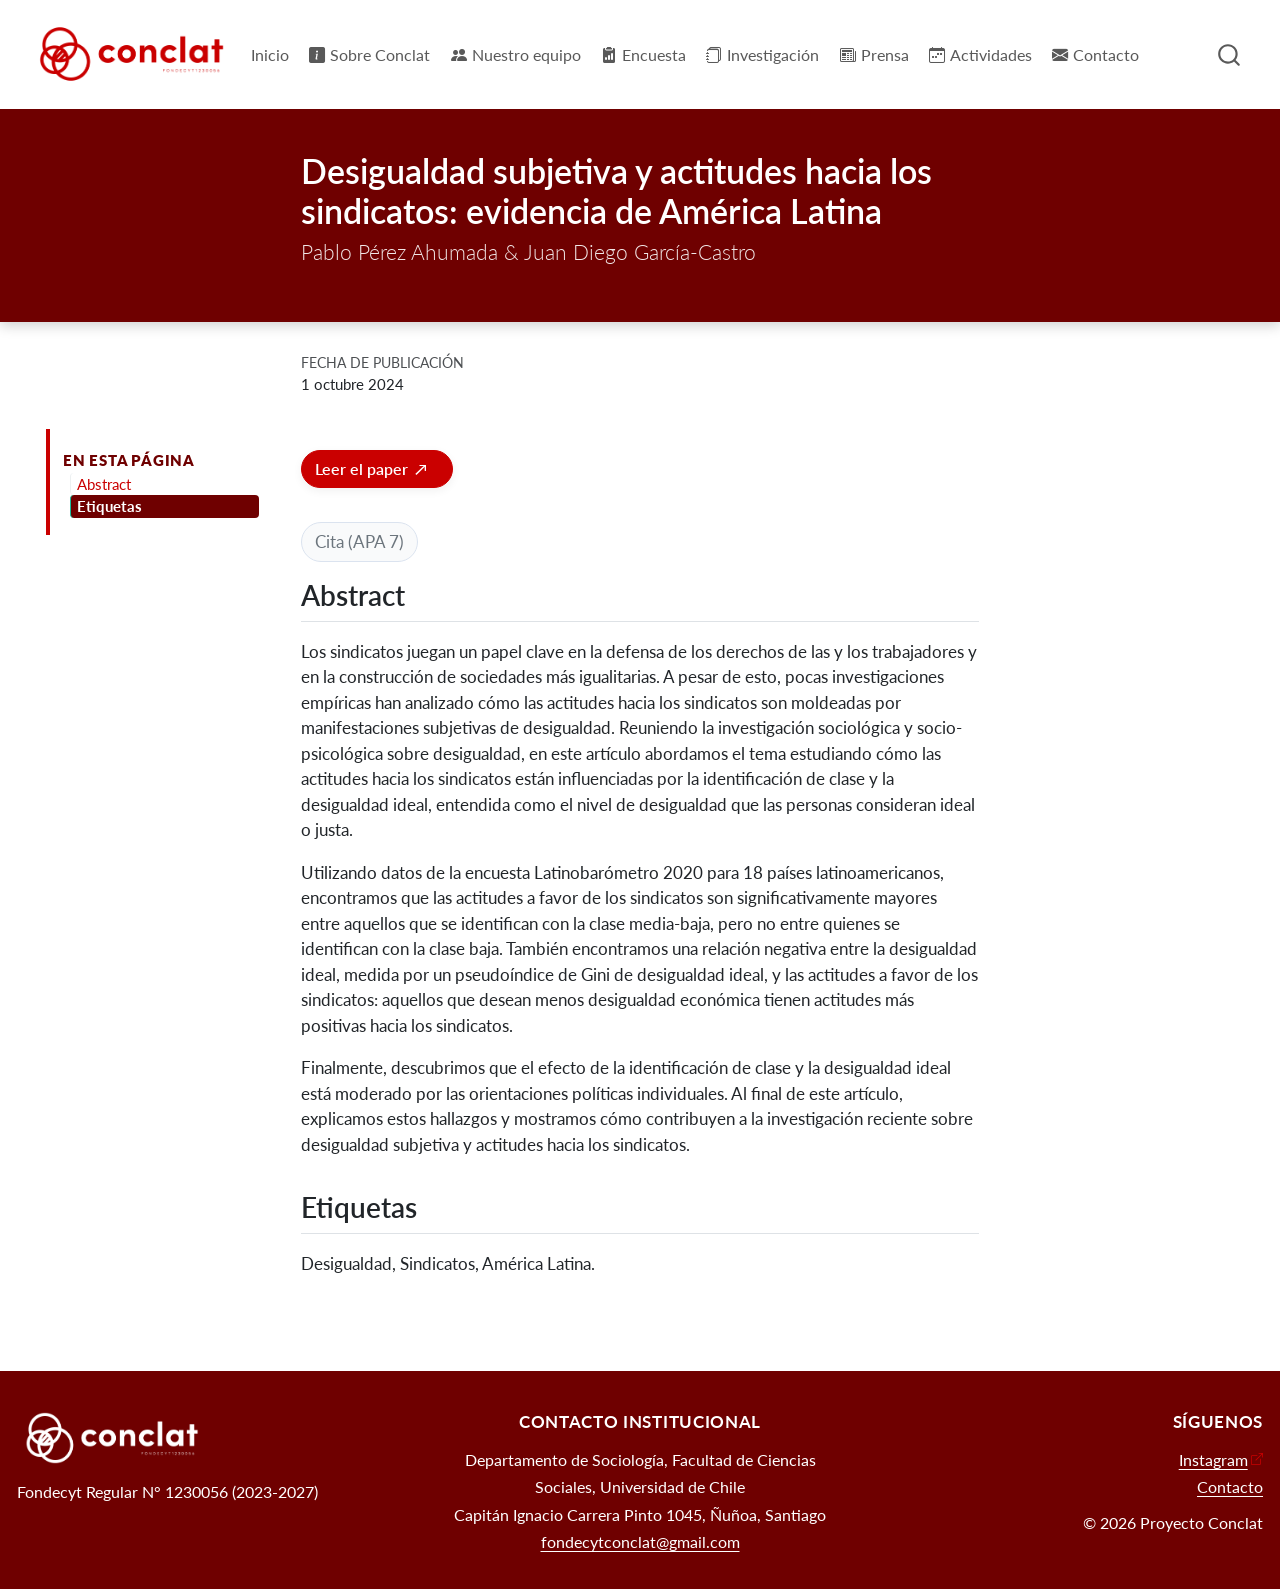
<file: docs/investigacion/posts/2024-10-01-perez-garcia/index.html>
<!DOCTYPE html>
<html xmlns="http://www.w3.org/1999/xhtml" lang="es" xml:lang="es"><head>

<meta charset="utf-8">
<meta name="generator" content="quarto-1.9.37">

<meta name="viewport" content="width=device-width, initial-scale=1.0, user-scalable=yes">


<title>Desigualdad subjetiva y actitudes hacia los sindicatos: evidencia de América Latina – Conclat</title>
<style>
/* Default styles provided by pandoc.
** See https://pandoc.org/MANUAL.html#variables-for-html for config info.
*/
code{white-space: pre-wrap;}
span.smallcaps{font-variant: small-caps;}
div.columns{display: flex; gap: min(4vw, 1.5em);}
div.column{flex: auto; overflow-x: auto;}
div.hanging-indent{margin-left: 1.5em; text-indent: -1.5em;}
ul.task-list{list-style: none;}
ul.task-list li input[type="checkbox"] {
  width: 0.8em;
  margin: 0 0.8em 0.2em -1em; /* quarto-specific, see https://github.com/quarto-dev/quarto-cli/issues/4556 */ 
  vertical-align: middle;
}
</style>


<script src="../../../site_libs/quarto-nav/quarto-nav.js"></script>
<script src="../../../site_libs/quarto-nav/headroom.min.js"></script>
<script src="../../../site_libs/clipboard/clipboard.min.js"></script>
<script src="../../../site_libs/quarto-search/autocomplete.umd.js"></script>
<script src="../../../site_libs/quarto-search/fuse.min.js"></script>
<script src="../../../site_libs/quarto-search/quarto-search.js"></script>
<meta name="quarto:offset" content="../../../">
<link href="../../../resources/img/conclat_logo_principal_rojo.png" rel="icon" type="image/png">
<script src="../../../site_libs/quarto-html/quarto.js" type="module"></script>
<script src="../../../site_libs/quarto-html/tabsets/tabsets.js" type="module"></script>
<script src="../../../site_libs/quarto-html/popper.min.js"></script>
<script src="../../../site_libs/quarto-html/tippy.umd.min.js"></script>
<script src="../../../site_libs/quarto-html/anchor.min.js"></script>
<link href="../../../site_libs/quarto-html/tippy.css" rel="stylesheet">
<link href="../../../site_libs/quarto-html/quarto-syntax-highlighting-7f8f88aac4f3542376d5c11b86a4c14d.css" rel="stylesheet" id="quarto-text-highlighting-styles">
<script src="../../../site_libs/bootstrap/bootstrap.min.js"></script>
<link href="../../../site_libs/bootstrap/bootstrap-icons.css" rel="stylesheet">
<link href="../../../site_libs/bootstrap/bootstrap-57b0930abbd3c9d5219dd1c85d935c33.min.css" rel="stylesheet" append-hash="true" id="quarto-bootstrap" data-mode="light">
<script id="quarto-search-options" type="application/json">{
  "location": "navbar",
  "copy-button": false,
  "collapse-after": 3,
  "panel-placement": "end",
  "type": "overlay",
  "limit": 50,
  "keyboard-shortcut": [
    "f",
    "/",
    "s"
  ],
  "show-item-context": false,
  "language": {
    "search-no-results-text": "No se han encontrado resultados",
    "search-matching-documents-text": "documentos encontrados",
    "search-copy-link-title": "Copiar el enlace en la búsqueda",
    "search-hide-matches-text": "Ocultar resultados adicionales",
    "search-more-match-text": "resultado adicional en este documento",
    "search-more-matches-text": "resultados adicionales en este documento",
    "search-clear-button-title": "Borrar",
    "search-text-placeholder": "",
    "search-detached-cancel-button-title": "Cancelar",
    "search-submit-button-title": "Enviar",
    "search-label": "Buscar"
  }
}</script>
<style>html{ scroll-behavior: smooth; }</style>
<style>

      .quarto-title-block .quarto-title-banner h1,
      .quarto-title-block .quarto-title-banner h2,
      .quarto-title-block .quarto-title-banner h3,
      .quarto-title-block .quarto-title-banner h4,
      .quarto-title-block .quarto-title-banner h5,
      .quarto-title-block .quarto-title-banner h6
      {
        color: white;
      }

      .quarto-title-block .quarto-title-banner {
        color: white;
background: #6f0000;
      }
</style>


<link rel="stylesheet" href="../../../styles.css">
</head>

<body class="floating nav-fixed quarto-light">

<div id="quarto-search-results"></div>
  <header id="quarto-header" class="headroom fixed-top quarto-banner">
    <nav class="navbar navbar-expand-lg " data-bs-theme="dark">
      <div class="navbar-container container-fluid">
      <div class="navbar-brand-container mx-auto">
    <a href="../../../index.html" class="navbar-brand navbar-brand-logo">
    <img src="../../../resources/img/conclat_ID_principal_rojo.png" alt="" class="navbar-logo light-content">
    <img src="../../../resources/img/conclat_ID_principal_rojo.png" alt="" class="navbar-logo dark-content">
    </a>
  </div>
            <div id="quarto-search" class="" title="Buscar"></div>
          <button class="navbar-toggler" type="button" data-bs-toggle="collapse" data-bs-target="#navbarCollapse" aria-controls="navbarCollapse" role="menu" aria-expanded="false" aria-label="Navegación de palanca" onclick="if (window.quartoToggleHeadroom) { window.quartoToggleHeadroom(); }">
  <span class="navbar-toggler-icon"></span>
</button>
          <div class="collapse navbar-collapse" id="navbarCollapse">
            <ul class="navbar-nav navbar-nav-scroll me-auto">
  <li class="nav-item">
    <a class="nav-link" href="../../../index.html"> 
<span class="menu-text">Inicio</span></a>
  </li>  
  <li class="nav-item">
    <a class="nav-link" href="../../../informacion/01-sobre.html"> <i class="bi bi-info-square-fill" role="img">
</i> 
<span class="menu-text">Sobre Conclat</span></a>
  </li>  
  <li class="nav-item">
    <a class="nav-link" href="../../../nosotros/nosotros.html"> <i class="bi bi-people-fill" role="img">
</i> 
<span class="menu-text">Nuestro equipo</span></a>
  </li>  
  <li class="nav-item">
    <a class="nav-link" href="../../../encuesta/encuesta.html"> <i class="bi bi-clipboard2-data-fill" role="img">
</i> 
<span class="menu-text">Encuesta</span></a>
  </li>  
  <li class="nav-item">
    <a class="nav-link" href="../../../investigacion/investigacion.html"> <i class="bi bi-journals" role="img">
</i> 
<span class="menu-text">Investigación</span></a>
  </li>  
  <li class="nav-item">
    <a class="nav-link" href="../../../prensa/prensa.html"> <i class="bi bi-newspaper" role="img">
</i> 
<span class="menu-text">Prensa</span></a>
  </li>  
  <li class="nav-item">
    <a class="nav-link" href="../../../actividades/actividades.html"> <i class="bi bi-calendar-week" role="img">
</i> 
<span class="menu-text">Actividades</span></a>
  </li>  
  <li class="nav-item">
    <a class="nav-link" href="../../../contacto/contacto.html"> <i class="bi bi-envelope-fill" role="img">
</i> 
<span class="menu-text">Contacto</span></a>
  </li>  
</ul>
          </div> <!-- /navcollapse -->
            <div class="quarto-navbar-tools">
</div>
      </div> <!-- /container-fluid -->
    </nav>
</header>
<!-- content -->
<header id="title-block-header" class="quarto-title-block default toc-left page-columns page-full">
  <div class="quarto-title-banner page-columns page-full">
    <div class="quarto-title column-body">
      <h1 class="title">Desigualdad subjetiva y actitudes hacia los sindicatos: evidencia de América Latina</h1>
            <p class="subtitle lead">Pablo Pérez Ahumada &amp; Juan Diego García-Castro</p>
                                    </div>
  </div>
    
  
  <div class="quarto-title-meta">

      
      <div>
      <div class="quarto-title-meta-heading">Fecha de publicación</div>
      <div class="quarto-title-meta-contents">
        <p class="date">1 octubre 2024</p>
      </div>
    </div>
    
      
    </div>
    
  
  </header><div id="quarto-content" class="quarto-container page-columns page-rows-contents page-layout-article page-navbar">
<!-- sidebar -->
  <nav id="quarto-sidebar" class="sidebar collapse collapse-horizontal quarto-sidebar-collapse-item sidebar-navigation floating overflow-auto">
    <nav id="TOC" role="doc-toc" class="toc-active">
    <h2 id="toc-title">En esta página</h2>
   
  <ul>
  <li><a href="#abstract" id="toc-abstract" class="nav-link active" data-scroll-target="#abstract">Abstract</a></li>
  <li><a href="#etiquetas" id="toc-etiquetas" class="nav-link" data-scroll-target="#etiquetas">Etiquetas</a></li>
  </ul>
</nav>
</nav>
<div id="quarto-sidebar-glass" class="quarto-sidebar-collapse-item" data-bs-toggle="collapse" data-bs-target=".quarto-sidebar-collapse-item"></div>
<!-- margin-sidebar -->
    <div id="quarto-margin-sidebar" class="sidebar margin-sidebar zindex-bottom">
    </div>
<!-- main -->
<main class="content quarto-banner-title-block" id="quarto-document-content">





<div class="top-cta">
<p><a class="btn btn-sm btn-primary" href="https://doi.org/10.1016/j.rssm.2024.100982" target="_blank" rel="noopener">Leer el paper</a></p>
</div>
<details class="details-btn">
<summary>
<span class="summary-chip">Cita (APA 7)</span>
</summary>
<p class="apa-ref">
<strong>Pérez-Ahumada, P., &amp; García-Castro, J.D.</strong> (2024). <em>Subjective inequality and attitudes to labor unions: Evidence from Latin America.</em> <em>Research in Social Stratification and Mobility</em>, 93. https://doi.org/10.1016/j.rssm.2024.100982
</p>
</details>
<section id="abstract" class="level2">
<h2 class="anchored" data-anchor-id="abstract">Abstract</h2>
<p>Los sindicatos juegan un papel clave en la defensa de los derechos de las y los trabajadores y en la construcción de sociedades más igualitarias. A pesar de esto, pocas investigaciones empíricas han analizado cómo las actitudes hacia los sindicatos son moldeadas por manifestaciones subjetivas de desigualdad. Reuniendo la investigación sociológica y socio-psicológica sobre desigualdad, en este artículo abordamos el tema estudiando cómo las actitudes hacia los sindicatos están influenciadas por la identificación de clase y la desigualdad ideal, entendida como el nivel de desigualdad que las personas consideran ideal o justa.</p>
<p>Utilizando datos de la encuesta Latinobarómetro 2020 para 18 países latinoamericanos, encontramos que las actitudes a favor de los sindicatos son significativamente mayores entre aquellos que se identifican con la clase media-baja, pero no entre quienes se identifican con la clase baja. También encontramos una relación negativa entre la desigualdad ideal, medida por un pseudoíndice de Gini de desigualdad ideal, y las actitudes a favor de los sindicatos: aquellos que desean menos desigualdad económica tienen actitudes más positivas hacia los sindicatos.</p>
<p>Finalmente, descubrimos que el efecto de la identificación de clase y la desigualdad ideal está moderado por las orientaciones políticas individuales. Al final de este artículo, explicamos estos hallazgos y mostramos cómo contribuyen a la investigación reciente sobre desigualdad subjetiva y actitudes hacia los sindicatos.</p>
</section>
<section id="etiquetas" class="level2">
<h2 class="anchored" data-anchor-id="etiquetas">Etiquetas</h2>
<p>Desigualdad, Sindicatos, América Latina.</p>


</section>

</main> <!-- /main -->
<script id="quarto-html-after-body" type="application/javascript">
  window.document.addEventListener("DOMContentLoaded", function (event) {
    const icon = "";
    const anchorJS = new window.AnchorJS();
    anchorJS.options = {
      placement: 'right',
      icon: icon
    };
    anchorJS.add('.anchored');
    const isCodeAnnotation = (el) => {
      for (const clz of el.classList) {
        if (clz.startsWith('code-annotation-')) {                     
          return true;
        }
      }
      return false;
    }
    const onCopySuccess = function(e) {
      // button target
      const button = e.trigger;
      // don't keep focus
      button.blur();
      // flash "checked"
      button.classList.add('code-copy-button-checked');
      var currentTitle = button.getAttribute("title");
      button.setAttribute("title", "Copiado");
      let tooltip;
      if (window.bootstrap) {
        button.setAttribute("data-bs-toggle", "tooltip");
        button.setAttribute("data-bs-placement", "left");
        button.setAttribute("data-bs-title", "Copiado");
        tooltip = new bootstrap.Tooltip(button, 
          { trigger: "manual", 
            customClass: "code-copy-button-tooltip",
            offset: [0, -8]});
        tooltip.show();    
      }
      setTimeout(function() {
        if (tooltip) {
          tooltip.hide();
          button.removeAttribute("data-bs-title");
          button.removeAttribute("data-bs-toggle");
          button.removeAttribute("data-bs-placement");
        }
        button.setAttribute("title", currentTitle);
        button.classList.remove('code-copy-button-checked');
      }, 1000);
      // clear code selection
      e.clearSelection();
    }
    const getTextToCopy = function(trigger) {
      const outerScaffold = trigger.parentElement.cloneNode(true);
      const codeEl = outerScaffold.querySelector('code');
      for (const childEl of codeEl.children) {
        if (isCodeAnnotation(childEl)) {
          childEl.remove();
        }
      }
      return codeEl.innerText;
    }
    const clipboard = new window.ClipboardJS('.code-copy-button:not([data-in-quarto-modal])', {
      text: getTextToCopy
    });
    clipboard.on('success', onCopySuccess);
    if (window.document.getElementById('quarto-embedded-source-code-modal')) {
      const clipboardModal = new window.ClipboardJS('.code-copy-button[data-in-quarto-modal]', {
        text: getTextToCopy,
        container: window.document.getElementById('quarto-embedded-source-code-modal')
      });
      clipboardModal.on('success', onCopySuccess);
    }
      var localhostRegex = new RegExp(/^(?:http|https):\/\/localhost\:?[0-9]*\//);
      var mailtoRegex = new RegExp(/^mailto:/);
        var filterRegex = new RegExp('/' + window.location.host + '/');
      var isInternal = (href) => {
          return filterRegex.test(href) || localhostRegex.test(href) || mailtoRegex.test(href);
      }
      // Inspect non-navigation links and adorn them if external
     var links = window.document.querySelectorAll('a[href]:not(.nav-link):not(.navbar-brand):not(.toc-action):not(.sidebar-link):not(.sidebar-item-toggle):not(.pagination-link):not(.no-external):not([aria-hidden]):not(.dropdown-item):not(.quarto-navigation-tool):not(.about-link)');
      for (var i=0; i<links.length; i++) {
        const link = links[i];
        if (!isInternal(link.href)) {
          // undo the damage that might have been done by quarto-nav.js in the case of
          // links that we want to consider external
          if (link.dataset.originalHref !== undefined) {
            link.href = link.dataset.originalHref;
          }
            // target, if specified
            link.setAttribute("target", "_blank");
            if (link.getAttribute("rel") === null) {
              link.setAttribute("rel", "noopener");
            }
            // default icon
            link.classList.add("external");
        }
      }
    function tippyHover(el, contentFn, onTriggerFn, onUntriggerFn) {
      const config = {
        allowHTML: true,
        maxWidth: 500,
        delay: 100,
        arrow: false,
        appendTo: function(el) {
            return el.parentElement;
        },
        interactive: true,
        interactiveBorder: 10,
        theme: 'quarto',
        placement: 'bottom-start',
      };
      if (contentFn) {
        config.content = contentFn;
      }
      if (onTriggerFn) {
        config.onTrigger = onTriggerFn;
      }
      if (onUntriggerFn) {
        config.onUntrigger = onUntriggerFn;
      }
      window.tippy(el, config); 
    }
    const noterefs = window.document.querySelectorAll('a[role="doc-noteref"]');
    for (var i=0; i<noterefs.length; i++) {
      const ref = noterefs[i];
      tippyHover(ref, function() {
        // use id or data attribute instead here
        let href = ref.getAttribute('data-footnote-href') || ref.getAttribute('href');
        try { href = new URL(href).hash; } catch {}
        const id = href.replace(/^#\/?/, "");
        const note = window.document.getElementById(id);
        if (note) {
          return note.innerHTML;
        } else {
          return "";
        }
      });
    }
    const xrefs = window.document.querySelectorAll('a.quarto-xref');
    const processXRef = (id, note) => {
      // Strip column container classes
      const stripColumnClz = (el) => {
        el.classList.remove("page-full", "page-columns");
        if (el.children) {
          for (const child of el.children) {
            stripColumnClz(child);
          }
        }
      }
      stripColumnClz(note)
      if (id === null || id.startsWith('sec-')) {
        // Special case sections, only their first couple elements
        const container = document.createElement("div");
        if (note.children && note.children.length > 2) {
          container.appendChild(note.children[0].cloneNode(true));
          for (let i = 1; i < note.children.length; i++) {
            const child = note.children[i];
            if (child.tagName === "P" && child.innerText === "") {
              continue;
            } else {
              container.appendChild(child.cloneNode(true));
              break;
            }
          }
          if (window.Quarto?.typesetMath) {
            window.Quarto.typesetMath(container);
          }
          return container.innerHTML
        } else {
          if (window.Quarto?.typesetMath) {
            window.Quarto.typesetMath(note);
          }
          return note.innerHTML;
        }
      } else {
        // Remove any anchor links if they are present
        const anchorLink = note.querySelector('a.anchorjs-link');
        if (anchorLink) {
          anchorLink.remove();
        }
        if (window.Quarto?.typesetMath) {
          window.Quarto.typesetMath(note);
        }
        if (note.classList.contains("callout")) {
          return note.outerHTML;
        } else {
          return note.innerHTML;
        }
      }
    }
    for (var i=0; i<xrefs.length; i++) {
      const xref = xrefs[i];
      tippyHover(xref, undefined, function(instance) {
        instance.disable();
        let url = xref.getAttribute('href');
        let hash = undefined; 
        if (url.startsWith('#')) {
          hash = url;
        } else {
          try { hash = new URL(url).hash; } catch {}
        }
        if (hash) {
          const id = hash.replace(/^#\/?/, "");
          const note = window.document.getElementById(id);
          if (note !== null) {
            try {
              const html = processXRef(id, note.cloneNode(true));
              instance.setContent(html);
            } finally {
              instance.enable();
              instance.show();
            }
          } else {
            // See if we can fetch this
            fetch(url.split('#')[0])
            .then(res => res.text())
            .then(html => {
              const parser = new DOMParser();
              const htmlDoc = parser.parseFromString(html, "text/html");
              const note = htmlDoc.getElementById(id);
              if (note !== null) {
                const html = processXRef(id, note);
                instance.setContent(html);
              } 
            }).finally(() => {
              instance.enable();
              instance.show();
            });
          }
        } else {
          // See if we can fetch a full url (with no hash to target)
          // This is a special case and we should probably do some content thinning / targeting
          fetch(url)
          .then(res => res.text())
          .then(html => {
            const parser = new DOMParser();
            const htmlDoc = parser.parseFromString(html, "text/html");
            const note = htmlDoc.querySelector('main.content');
            if (note !== null) {
              // This should only happen for chapter cross references
              // (since there is no id in the URL)
              // remove the first header
              if (note.children.length > 0 && note.children[0].tagName === "HEADER") {
                note.children[0].remove();
              }
              const html = processXRef(null, note);
              instance.setContent(html);
            } 
          }).finally(() => {
            instance.enable();
            instance.show();
          });
        }
      }, function(instance) {
      });
    }
        let selectedAnnoteEl;
        const selectorForAnnotation = ( cell, annotation) => {
          let cellAttr = 'data-code-cell="' + cell + '"';
          let lineAttr = 'data-code-annotation="' +  annotation + '"';
          const selector = 'span[' + cellAttr + '][' + lineAttr + ']';
          return selector;
        }
        const selectCodeLines = (annoteEl) => {
          const doc = window.document;
          const targetCell = annoteEl.getAttribute("data-target-cell");
          const targetAnnotation = annoteEl.getAttribute("data-target-annotation");
          const annoteSpan = window.document.querySelector(selectorForAnnotation(targetCell, targetAnnotation));
          const lines = annoteSpan.getAttribute("data-code-lines").split(",");
          const lineIds = lines.map((line) => {
            return targetCell + "-" + line;
          })
          let top = null;
          let height = null;
          let parent = null;
          if (lineIds.length > 0) {
              //compute the position of the single el (top and bottom and make a div)
              const el = window.document.getElementById(lineIds[0]);
              top = el.offsetTop;
              height = el.offsetHeight;
              parent = el.parentElement.parentElement;
            if (lineIds.length > 1) {
              const lastEl = window.document.getElementById(lineIds[lineIds.length - 1]);
              const bottom = lastEl.offsetTop + lastEl.offsetHeight;
              height = bottom - top;
            }
            if (top !== null && height !== null && parent !== null) {
              // cook up a div (if necessary) and position it 
              let div = window.document.getElementById("code-annotation-line-highlight");
              if (div === null) {
                div = window.document.createElement("div");
                div.setAttribute("id", "code-annotation-line-highlight");
                div.style.position = 'absolute';
                parent.appendChild(div);
              }
              div.style.top = top - 2 + "px";
              div.style.height = height + 4 + "px";
              div.style.left = 0;
              let gutterDiv = window.document.getElementById("code-annotation-line-highlight-gutter");
              if (gutterDiv === null) {
                gutterDiv = window.document.createElement("div");
                gutterDiv.setAttribute("id", "code-annotation-line-highlight-gutter");
                gutterDiv.style.position = 'absolute';
                const codeCell = window.document.getElementById(targetCell);
                const gutter = codeCell.querySelector('.code-annotation-gutter');
                gutter.appendChild(gutterDiv);
              }
              gutterDiv.style.top = top - 2 + "px";
              gutterDiv.style.height = height + 4 + "px";
            }
            selectedAnnoteEl = annoteEl;
          }
        };
        const unselectCodeLines = () => {
          const elementsIds = ["code-annotation-line-highlight", "code-annotation-line-highlight-gutter"];
          elementsIds.forEach((elId) => {
            const div = window.document.getElementById(elId);
            if (div) {
              div.remove();
            }
          });
          selectedAnnoteEl = undefined;
        };
          // Handle positioning of the toggle
      window.addEventListener(
        "resize",
        throttle(() => {
          elRect = undefined;
          if (selectedAnnoteEl) {
            selectCodeLines(selectedAnnoteEl);
          }
        }, 10)
      );
      function throttle(fn, ms) {
      let throttle = false;
      let timer;
        return (...args) => {
          if(!throttle) { // first call gets through
              fn.apply(this, args);
              throttle = true;
          } else { // all the others get throttled
              if(timer) clearTimeout(timer); // cancel #2
              timer = setTimeout(() => {
                fn.apply(this, args);
                timer = throttle = false;
              }, ms);
          }
        };
      }
        // Attach click handler to the DT
        const annoteDls = window.document.querySelectorAll('dt[data-target-cell]');
        for (const annoteDlNode of annoteDls) {
          annoteDlNode.addEventListener('click', (event) => {
            const clickedEl = event.target;
            if (clickedEl !== selectedAnnoteEl) {
              unselectCodeLines();
              const activeEl = window.document.querySelector('dt[data-target-cell].code-annotation-active');
              if (activeEl) {
                activeEl.classList.remove('code-annotation-active');
              }
              selectCodeLines(clickedEl);
              clickedEl.classList.add('code-annotation-active');
            } else {
              // Unselect the line
              unselectCodeLines();
              clickedEl.classList.remove('code-annotation-active');
            }
          });
        }
    const findCites = (el) => {
      const parentEl = el.parentElement;
      if (parentEl) {
        const cites = parentEl.dataset.cites;
        if (cites) {
          return {
            el,
            cites: cites.split(' ')
          };
        } else {
          return findCites(el.parentElement)
        }
      } else {
        return undefined;
      }
    };
    var bibliorefs = window.document.querySelectorAll('a[role="doc-biblioref"]');
    for (var i=0; i<bibliorefs.length; i++) {
      const ref = bibliorefs[i];
      const citeInfo = findCites(ref);
      if (citeInfo) {
        tippyHover(citeInfo.el, function() {
          var popup = window.document.createElement('div');
          citeInfo.cites.forEach(function(cite) {
            var citeDiv = window.document.createElement('div');
            citeDiv.classList.add('hanging-indent');
            citeDiv.classList.add('csl-entry');
            var biblioDiv = window.document.getElementById('ref-' + cite);
            if (biblioDiv) {
              citeDiv.innerHTML = biblioDiv.innerHTML;
            }
            popup.appendChild(citeDiv);
          });
          return popup.innerHTML;
        });
      }
    }
  });
  </script>
</div> <!-- /content -->
<footer class="footer">
  <div class="nav-footer">
    <div class="nav-footer-left">
<p><span class="footer-logo" role="img" aria-label="Conclat"></span></p>
<p>Fondecyt Regular N° 1230056 (2023-2027)</p>
</div>   
    <div class="nav-footer-center">
<p><strong>Contacto institucional</strong></p>
<p>Departamento de Sociología, Facultad de Ciencias Sociales, Universidad de Chile<br>
Capitán Ignacio Carrera Pinto 1045, Ñuñoa, Santiago<br>
<a href="mailto:fondecytconclat@gmail.com">fondecytconclat@gmail.com</a></p>
</div>
    <div class="nav-footer-right">
<p><strong>Síguenos</strong></p>
<p><a href="https://www.instagram.com/proyecto.conclat/" target="_blank">Instagram</a><br>
<a href="../../../contacto/contacto.html">Contacto</a></p>
<p>© 2026 Proyecto Conclat</p>
</div>
  </div>
</footer>




<script src="../../../site_libs/quarto-html/zenscroll-min.js"></script>
</body></html>
</file>
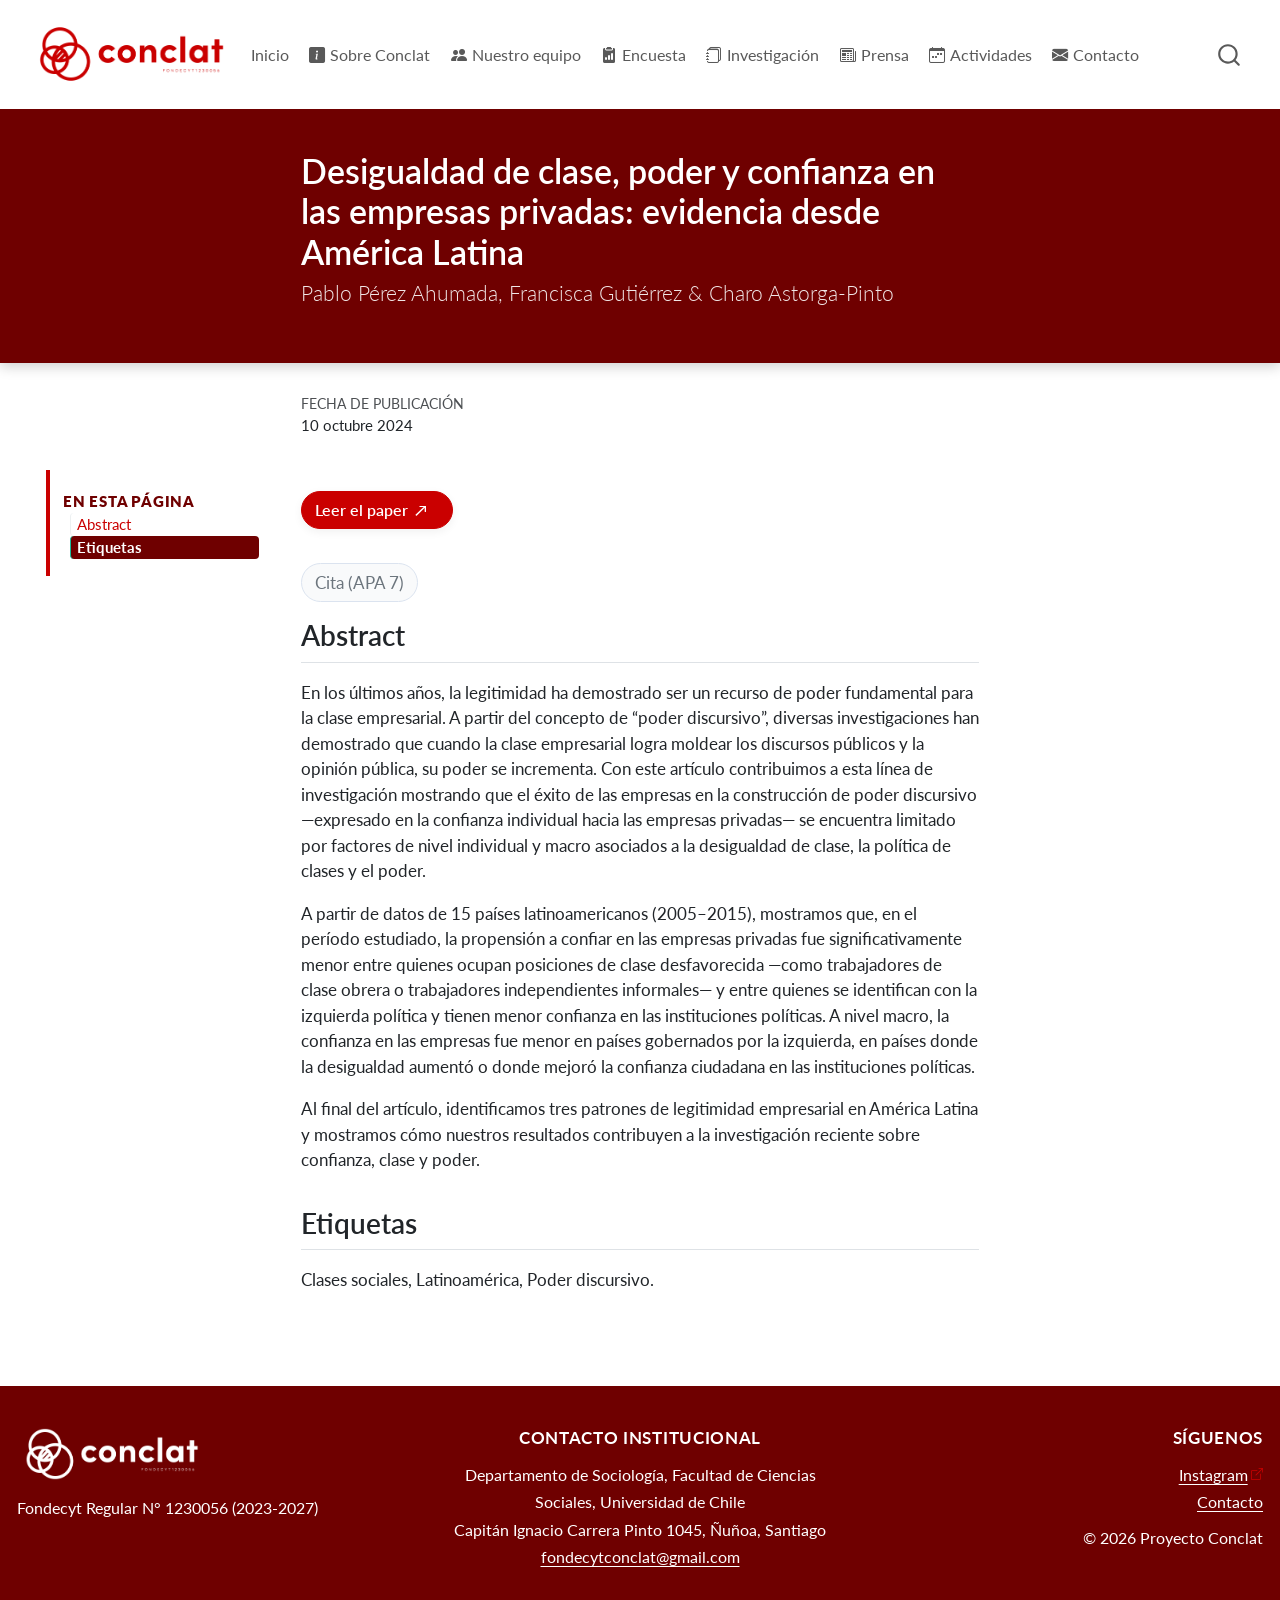
<file: docs/investigacion/posts/2024-10-10-perez-gutierrez-astorga/index.html>
<!DOCTYPE html>
<html xmlns="http://www.w3.org/1999/xhtml" lang="es" xml:lang="es"><head>

<meta charset="utf-8">
<meta name="generator" content="quarto-1.9.37">

<meta name="viewport" content="width=device-width, initial-scale=1.0, user-scalable=yes">


<title>Desigualdad de clase, poder y confianza en las empresas privadas: evidencia desde América Latina – Conclat</title>
<style>
/* Default styles provided by pandoc.
** See https://pandoc.org/MANUAL.html#variables-for-html for config info.
*/
code{white-space: pre-wrap;}
span.smallcaps{font-variant: small-caps;}
div.columns{display: flex; gap: min(4vw, 1.5em);}
div.column{flex: auto; overflow-x: auto;}
div.hanging-indent{margin-left: 1.5em; text-indent: -1.5em;}
ul.task-list{list-style: none;}
ul.task-list li input[type="checkbox"] {
  width: 0.8em;
  margin: 0 0.8em 0.2em -1em; /* quarto-specific, see https://github.com/quarto-dev/quarto-cli/issues/4556 */ 
  vertical-align: middle;
}
</style>


<script src="../../../site_libs/quarto-nav/quarto-nav.js"></script>
<script src="../../../site_libs/quarto-nav/headroom.min.js"></script>
<script src="../../../site_libs/clipboard/clipboard.min.js"></script>
<script src="../../../site_libs/quarto-search/autocomplete.umd.js"></script>
<script src="../../../site_libs/quarto-search/fuse.min.js"></script>
<script src="../../../site_libs/quarto-search/quarto-search.js"></script>
<meta name="quarto:offset" content="../../../">
<link href="../../../resources/img/conclat_logo_principal_rojo.png" rel="icon" type="image/png">
<script src="../../../site_libs/quarto-html/quarto.js" type="module"></script>
<script src="../../../site_libs/quarto-html/tabsets/tabsets.js" type="module"></script>
<script src="../../../site_libs/quarto-html/popper.min.js"></script>
<script src="../../../site_libs/quarto-html/tippy.umd.min.js"></script>
<script src="../../../site_libs/quarto-html/anchor.min.js"></script>
<link href="../../../site_libs/quarto-html/tippy.css" rel="stylesheet">
<link href="../../../site_libs/quarto-html/quarto-syntax-highlighting-7f8f88aac4f3542376d5c11b86a4c14d.css" rel="stylesheet" id="quarto-text-highlighting-styles">
<script src="../../../site_libs/bootstrap/bootstrap.min.js"></script>
<link href="../../../site_libs/bootstrap/bootstrap-icons.css" rel="stylesheet">
<link href="../../../site_libs/bootstrap/bootstrap-57b0930abbd3c9d5219dd1c85d935c33.min.css" rel="stylesheet" append-hash="true" id="quarto-bootstrap" data-mode="light">
<script id="quarto-search-options" type="application/json">{
  "location": "navbar",
  "copy-button": false,
  "collapse-after": 3,
  "panel-placement": "end",
  "type": "overlay",
  "limit": 50,
  "keyboard-shortcut": [
    "f",
    "/",
    "s"
  ],
  "show-item-context": false,
  "language": {
    "search-no-results-text": "No se han encontrado resultados",
    "search-matching-documents-text": "documentos encontrados",
    "search-copy-link-title": "Copiar el enlace en la búsqueda",
    "search-hide-matches-text": "Ocultar resultados adicionales",
    "search-more-match-text": "resultado adicional en este documento",
    "search-more-matches-text": "resultados adicionales en este documento",
    "search-clear-button-title": "Borrar",
    "search-text-placeholder": "",
    "search-detached-cancel-button-title": "Cancelar",
    "search-submit-button-title": "Enviar",
    "search-label": "Buscar"
  }
}</script>
<style>html{ scroll-behavior: smooth; }</style>
<style>

      .quarto-title-block .quarto-title-banner h1,
      .quarto-title-block .quarto-title-banner h2,
      .quarto-title-block .quarto-title-banner h3,
      .quarto-title-block .quarto-title-banner h4,
      .quarto-title-block .quarto-title-banner h5,
      .quarto-title-block .quarto-title-banner h6
      {
        color: white;
      }

      .quarto-title-block .quarto-title-banner {
        color: white;
background: #6f0000;
      }
</style>


<link rel="stylesheet" href="../../../styles.css">
</head>

<body class="floating nav-fixed quarto-light">

<div id="quarto-search-results"></div>
  <header id="quarto-header" class="headroom fixed-top quarto-banner">
    <nav class="navbar navbar-expand-lg " data-bs-theme="dark">
      <div class="navbar-container container-fluid">
      <div class="navbar-brand-container mx-auto">
    <a href="../../../index.html" class="navbar-brand navbar-brand-logo">
    <img src="../../../resources/img/conclat_ID_principal_rojo.png" alt="" class="navbar-logo light-content">
    <img src="../../../resources/img/conclat_ID_principal_rojo.png" alt="" class="navbar-logo dark-content">
    </a>
  </div>
            <div id="quarto-search" class="" title="Buscar"></div>
          <button class="navbar-toggler" type="button" data-bs-toggle="collapse" data-bs-target="#navbarCollapse" aria-controls="navbarCollapse" role="menu" aria-expanded="false" aria-label="Navegación de palanca" onclick="if (window.quartoToggleHeadroom) { window.quartoToggleHeadroom(); }">
  <span class="navbar-toggler-icon"></span>
</button>
          <div class="collapse navbar-collapse" id="navbarCollapse">
            <ul class="navbar-nav navbar-nav-scroll me-auto">
  <li class="nav-item">
    <a class="nav-link" href="../../../index.html"> 
<span class="menu-text">Inicio</span></a>
  </li>  
  <li class="nav-item">
    <a class="nav-link" href="../../../informacion/01-sobre.html"> <i class="bi bi-info-square-fill" role="img">
</i> 
<span class="menu-text">Sobre Conclat</span></a>
  </li>  
  <li class="nav-item">
    <a class="nav-link" href="../../../nosotros/nosotros.html"> <i class="bi bi-people-fill" role="img">
</i> 
<span class="menu-text">Nuestro equipo</span></a>
  </li>  
  <li class="nav-item">
    <a class="nav-link" href="../../../encuesta/encuesta.html"> <i class="bi bi-clipboard2-data-fill" role="img">
</i> 
<span class="menu-text">Encuesta</span></a>
  </li>  
  <li class="nav-item">
    <a class="nav-link" href="../../../investigacion/investigacion.html"> <i class="bi bi-journals" role="img">
</i> 
<span class="menu-text">Investigación</span></a>
  </li>  
  <li class="nav-item">
    <a class="nav-link" href="../../../prensa/prensa.html"> <i class="bi bi-newspaper" role="img">
</i> 
<span class="menu-text">Prensa</span></a>
  </li>  
  <li class="nav-item">
    <a class="nav-link" href="../../../actividades/actividades.html"> <i class="bi bi-calendar-week" role="img">
</i> 
<span class="menu-text">Actividades</span></a>
  </li>  
  <li class="nav-item">
    <a class="nav-link" href="../../../contacto/contacto.html"> <i class="bi bi-envelope-fill" role="img">
</i> 
<span class="menu-text">Contacto</span></a>
  </li>  
</ul>
          </div> <!-- /navcollapse -->
            <div class="quarto-navbar-tools">
</div>
      </div> <!-- /container-fluid -->
    </nav>
</header>
<!-- content -->
<header id="title-block-header" class="quarto-title-block default toc-left page-columns page-full">
  <div class="quarto-title-banner page-columns page-full">
    <div class="quarto-title column-body">
      <h1 class="title">Desigualdad de clase, poder y confianza en las empresas privadas: evidencia desde América Latina</h1>
            <p class="subtitle lead">Pablo Pérez Ahumada, Francisca Gutiérrez &amp; Charo Astorga-Pinto</p>
                                    </div>
  </div>
    
  
  <div class="quarto-title-meta">

      
      <div>
      <div class="quarto-title-meta-heading">Fecha de publicación</div>
      <div class="quarto-title-meta-contents">
        <p class="date">10 octubre 2024</p>
      </div>
    </div>
    
      
    </div>
    
  
  </header><div id="quarto-content" class="quarto-container page-columns page-rows-contents page-layout-article page-navbar">
<!-- sidebar -->
  <nav id="quarto-sidebar" class="sidebar collapse collapse-horizontal quarto-sidebar-collapse-item sidebar-navigation floating overflow-auto">
    <nav id="TOC" role="doc-toc" class="toc-active">
    <h2 id="toc-title">En esta página</h2>
   
  <ul>
  <li><a href="#abstract" id="toc-abstract" class="nav-link active" data-scroll-target="#abstract">Abstract</a></li>
  <li><a href="#etiquetas" id="toc-etiquetas" class="nav-link" data-scroll-target="#etiquetas">Etiquetas</a></li>
  </ul>
</nav>
</nav>
<div id="quarto-sidebar-glass" class="quarto-sidebar-collapse-item" data-bs-toggle="collapse" data-bs-target=".quarto-sidebar-collapse-item"></div>
<!-- margin-sidebar -->
    <div id="quarto-margin-sidebar" class="sidebar margin-sidebar zindex-bottom">
    </div>
<!-- main -->
<main class="content quarto-banner-title-block" id="quarto-document-content">





<div class="top-cta">
<p><a class="btn btn-sm btn-primary" href="https://doi.org/10.1017/bap.2024.17" target="_blank" rel="noopener">Leer el paper</a></p>
</div>
<details class="details-btn">
<summary>
<span class="summary-chip">Cita (APA 7)</span>
</summary>
<p class="apa-ref">
<strong>Pérez-Ahumada, P., Gutiérrez-Crocco, F., &amp; Astorga-Pinto, C. </strong> (2024). <em>Class inequality, power, and trust in private companies: evidence from Latin America. </em> <em>Business and Politics</em>, 26(4). https://doi.org/10.1017/bap.2024.17
</p>
</details>
<section id="abstract" class="level2">
<h2 class="anchored" data-anchor-id="abstract">Abstract</h2>
<p>En los últimos años, la legitimidad ha demostrado ser un recurso de poder fundamental para la clase empresarial. A partir del concepto de “poder discursivo”, diversas investigaciones han demostrado que cuando la clase empresarial logra moldear los discursos públicos y la opinión pública, su poder se incrementa. Con este artículo contribuimos a esta línea de investigación mostrando que el éxito de las empresas en la construcción de poder discursivo —expresado en la confianza individual hacia las empresas privadas— se encuentra limitado por factores de nivel individual y macro asociados a la desigualdad de clase, la política de clases y el poder.</p>
<p>A partir de datos de 15 países latinoamericanos (2005–2015), mostramos que, en el período estudiado, la propensión a confiar en las empresas privadas fue significativamente menor entre quienes ocupan posiciones de clase desfavorecida —como trabajadores de clase obrera o trabajadores independientes informales— y entre quienes se identifican con la izquierda política y tienen menor confianza en las instituciones políticas. A nivel macro, la confianza en las empresas fue menor en países gobernados por la izquierda, en países donde la desigualdad aumentó o donde mejoró la confianza ciudadana en las instituciones políticas.</p>
<p>Al final del artículo, identificamos tres patrones de legitimidad empresarial en América Latina y mostramos cómo nuestros resultados contribuyen a la investigación reciente sobre confianza, clase y poder.</p>
</section>
<section id="etiquetas" class="level2">
<h2 class="anchored" data-anchor-id="etiquetas">Etiquetas</h2>
<p>Clases sociales, Latinoamérica, Poder discursivo.</p>


</section>

</main> <!-- /main -->
<script id="quarto-html-after-body" type="application/javascript">
  window.document.addEventListener("DOMContentLoaded", function (event) {
    const icon = "";
    const anchorJS = new window.AnchorJS();
    anchorJS.options = {
      placement: 'right',
      icon: icon
    };
    anchorJS.add('.anchored');
    const isCodeAnnotation = (el) => {
      for (const clz of el.classList) {
        if (clz.startsWith('code-annotation-')) {                     
          return true;
        }
      }
      return false;
    }
    const onCopySuccess = function(e) {
      // button target
      const button = e.trigger;
      // don't keep focus
      button.blur();
      // flash "checked"
      button.classList.add('code-copy-button-checked');
      var currentTitle = button.getAttribute("title");
      button.setAttribute("title", "Copiado");
      let tooltip;
      if (window.bootstrap) {
        button.setAttribute("data-bs-toggle", "tooltip");
        button.setAttribute("data-bs-placement", "left");
        button.setAttribute("data-bs-title", "Copiado");
        tooltip = new bootstrap.Tooltip(button, 
          { trigger: "manual", 
            customClass: "code-copy-button-tooltip",
            offset: [0, -8]});
        tooltip.show();    
      }
      setTimeout(function() {
        if (tooltip) {
          tooltip.hide();
          button.removeAttribute("data-bs-title");
          button.removeAttribute("data-bs-toggle");
          button.removeAttribute("data-bs-placement");
        }
        button.setAttribute("title", currentTitle);
        button.classList.remove('code-copy-button-checked');
      }, 1000);
      // clear code selection
      e.clearSelection();
    }
    const getTextToCopy = function(trigger) {
      const outerScaffold = trigger.parentElement.cloneNode(true);
      const codeEl = outerScaffold.querySelector('code');
      for (const childEl of codeEl.children) {
        if (isCodeAnnotation(childEl)) {
          childEl.remove();
        }
      }
      return codeEl.innerText;
    }
    const clipboard = new window.ClipboardJS('.code-copy-button:not([data-in-quarto-modal])', {
      text: getTextToCopy
    });
    clipboard.on('success', onCopySuccess);
    if (window.document.getElementById('quarto-embedded-source-code-modal')) {
      const clipboardModal = new window.ClipboardJS('.code-copy-button[data-in-quarto-modal]', {
        text: getTextToCopy,
        container: window.document.getElementById('quarto-embedded-source-code-modal')
      });
      clipboardModal.on('success', onCopySuccess);
    }
      var localhostRegex = new RegExp(/^(?:http|https):\/\/localhost\:?[0-9]*\//);
      var mailtoRegex = new RegExp(/^mailto:/);
        var filterRegex = new RegExp('/' + window.location.host + '/');
      var isInternal = (href) => {
          return filterRegex.test(href) || localhostRegex.test(href) || mailtoRegex.test(href);
      }
      // Inspect non-navigation links and adorn them if external
     var links = window.document.querySelectorAll('a[href]:not(.nav-link):not(.navbar-brand):not(.toc-action):not(.sidebar-link):not(.sidebar-item-toggle):not(.pagination-link):not(.no-external):not([aria-hidden]):not(.dropdown-item):not(.quarto-navigation-tool):not(.about-link)');
      for (var i=0; i<links.length; i++) {
        const link = links[i];
        if (!isInternal(link.href)) {
          // undo the damage that might have been done by quarto-nav.js in the case of
          // links that we want to consider external
          if (link.dataset.originalHref !== undefined) {
            link.href = link.dataset.originalHref;
          }
            // target, if specified
            link.setAttribute("target", "_blank");
            if (link.getAttribute("rel") === null) {
              link.setAttribute("rel", "noopener");
            }
            // default icon
            link.classList.add("external");
        }
      }
    function tippyHover(el, contentFn, onTriggerFn, onUntriggerFn) {
      const config = {
        allowHTML: true,
        maxWidth: 500,
        delay: 100,
        arrow: false,
        appendTo: function(el) {
            return el.parentElement;
        },
        interactive: true,
        interactiveBorder: 10,
        theme: 'quarto',
        placement: 'bottom-start',
      };
      if (contentFn) {
        config.content = contentFn;
      }
      if (onTriggerFn) {
        config.onTrigger = onTriggerFn;
      }
      if (onUntriggerFn) {
        config.onUntrigger = onUntriggerFn;
      }
      window.tippy(el, config); 
    }
    const noterefs = window.document.querySelectorAll('a[role="doc-noteref"]');
    for (var i=0; i<noterefs.length; i++) {
      const ref = noterefs[i];
      tippyHover(ref, function() {
        // use id or data attribute instead here
        let href = ref.getAttribute('data-footnote-href') || ref.getAttribute('href');
        try { href = new URL(href).hash; } catch {}
        const id = href.replace(/^#\/?/, "");
        const note = window.document.getElementById(id);
        if (note) {
          return note.innerHTML;
        } else {
          return "";
        }
      });
    }
    const xrefs = window.document.querySelectorAll('a.quarto-xref');
    const processXRef = (id, note) => {
      // Strip column container classes
      const stripColumnClz = (el) => {
        el.classList.remove("page-full", "page-columns");
        if (el.children) {
          for (const child of el.children) {
            stripColumnClz(child);
          }
        }
      }
      stripColumnClz(note)
      if (id === null || id.startsWith('sec-')) {
        // Special case sections, only their first couple elements
        const container = document.createElement("div");
        if (note.children && note.children.length > 2) {
          container.appendChild(note.children[0].cloneNode(true));
          for (let i = 1; i < note.children.length; i++) {
            const child = note.children[i];
            if (child.tagName === "P" && child.innerText === "") {
              continue;
            } else {
              container.appendChild(child.cloneNode(true));
              break;
            }
          }
          if (window.Quarto?.typesetMath) {
            window.Quarto.typesetMath(container);
          }
          return container.innerHTML
        } else {
          if (window.Quarto?.typesetMath) {
            window.Quarto.typesetMath(note);
          }
          return note.innerHTML;
        }
      } else {
        // Remove any anchor links if they are present
        const anchorLink = note.querySelector('a.anchorjs-link');
        if (anchorLink) {
          anchorLink.remove();
        }
        if (window.Quarto?.typesetMath) {
          window.Quarto.typesetMath(note);
        }
        if (note.classList.contains("callout")) {
          return note.outerHTML;
        } else {
          return note.innerHTML;
        }
      }
    }
    for (var i=0; i<xrefs.length; i++) {
      const xref = xrefs[i];
      tippyHover(xref, undefined, function(instance) {
        instance.disable();
        let url = xref.getAttribute('href');
        let hash = undefined; 
        if (url.startsWith('#')) {
          hash = url;
        } else {
          try { hash = new URL(url).hash; } catch {}
        }
        if (hash) {
          const id = hash.replace(/^#\/?/, "");
          const note = window.document.getElementById(id);
          if (note !== null) {
            try {
              const html = processXRef(id, note.cloneNode(true));
              instance.setContent(html);
            } finally {
              instance.enable();
              instance.show();
            }
          } else {
            // See if we can fetch this
            fetch(url.split('#')[0])
            .then(res => res.text())
            .then(html => {
              const parser = new DOMParser();
              const htmlDoc = parser.parseFromString(html, "text/html");
              const note = htmlDoc.getElementById(id);
              if (note !== null) {
                const html = processXRef(id, note);
                instance.setContent(html);
              } 
            }).finally(() => {
              instance.enable();
              instance.show();
            });
          }
        } else {
          // See if we can fetch a full url (with no hash to target)
          // This is a special case and we should probably do some content thinning / targeting
          fetch(url)
          .then(res => res.text())
          .then(html => {
            const parser = new DOMParser();
            const htmlDoc = parser.parseFromString(html, "text/html");
            const note = htmlDoc.querySelector('main.content');
            if (note !== null) {
              // This should only happen for chapter cross references
              // (since there is no id in the URL)
              // remove the first header
              if (note.children.length > 0 && note.children[0].tagName === "HEADER") {
                note.children[0].remove();
              }
              const html = processXRef(null, note);
              instance.setContent(html);
            } 
          }).finally(() => {
            instance.enable();
            instance.show();
          });
        }
      }, function(instance) {
      });
    }
        let selectedAnnoteEl;
        const selectorForAnnotation = ( cell, annotation) => {
          let cellAttr = 'data-code-cell="' + cell + '"';
          let lineAttr = 'data-code-annotation="' +  annotation + '"';
          const selector = 'span[' + cellAttr + '][' + lineAttr + ']';
          return selector;
        }
        const selectCodeLines = (annoteEl) => {
          const doc = window.document;
          const targetCell = annoteEl.getAttribute("data-target-cell");
          const targetAnnotation = annoteEl.getAttribute("data-target-annotation");
          const annoteSpan = window.document.querySelector(selectorForAnnotation(targetCell, targetAnnotation));
          const lines = annoteSpan.getAttribute("data-code-lines").split(",");
          const lineIds = lines.map((line) => {
            return targetCell + "-" + line;
          })
          let top = null;
          let height = null;
          let parent = null;
          if (lineIds.length > 0) {
              //compute the position of the single el (top and bottom and make a div)
              const el = window.document.getElementById(lineIds[0]);
              top = el.offsetTop;
              height = el.offsetHeight;
              parent = el.parentElement.parentElement;
            if (lineIds.length > 1) {
              const lastEl = window.document.getElementById(lineIds[lineIds.length - 1]);
              const bottom = lastEl.offsetTop + lastEl.offsetHeight;
              height = bottom - top;
            }
            if (top !== null && height !== null && parent !== null) {
              // cook up a div (if necessary) and position it 
              let div = window.document.getElementById("code-annotation-line-highlight");
              if (div === null) {
                div = window.document.createElement("div");
                div.setAttribute("id", "code-annotation-line-highlight");
                div.style.position = 'absolute';
                parent.appendChild(div);
              }
              div.style.top = top - 2 + "px";
              div.style.height = height + 4 + "px";
              div.style.left = 0;
              let gutterDiv = window.document.getElementById("code-annotation-line-highlight-gutter");
              if (gutterDiv === null) {
                gutterDiv = window.document.createElement("div");
                gutterDiv.setAttribute("id", "code-annotation-line-highlight-gutter");
                gutterDiv.style.position = 'absolute';
                const codeCell = window.document.getElementById(targetCell);
                const gutter = codeCell.querySelector('.code-annotation-gutter');
                gutter.appendChild(gutterDiv);
              }
              gutterDiv.style.top = top - 2 + "px";
              gutterDiv.style.height = height + 4 + "px";
            }
            selectedAnnoteEl = annoteEl;
          }
        };
        const unselectCodeLines = () => {
          const elementsIds = ["code-annotation-line-highlight", "code-annotation-line-highlight-gutter"];
          elementsIds.forEach((elId) => {
            const div = window.document.getElementById(elId);
            if (div) {
              div.remove();
            }
          });
          selectedAnnoteEl = undefined;
        };
          // Handle positioning of the toggle
      window.addEventListener(
        "resize",
        throttle(() => {
          elRect = undefined;
          if (selectedAnnoteEl) {
            selectCodeLines(selectedAnnoteEl);
          }
        }, 10)
      );
      function throttle(fn, ms) {
      let throttle = false;
      let timer;
        return (...args) => {
          if(!throttle) { // first call gets through
              fn.apply(this, args);
              throttle = true;
          } else { // all the others get throttled
              if(timer) clearTimeout(timer); // cancel #2
              timer = setTimeout(() => {
                fn.apply(this, args);
                timer = throttle = false;
              }, ms);
          }
        };
      }
        // Attach click handler to the DT
        const annoteDls = window.document.querySelectorAll('dt[data-target-cell]');
        for (const annoteDlNode of annoteDls) {
          annoteDlNode.addEventListener('click', (event) => {
            const clickedEl = event.target;
            if (clickedEl !== selectedAnnoteEl) {
              unselectCodeLines();
              const activeEl = window.document.querySelector('dt[data-target-cell].code-annotation-active');
              if (activeEl) {
                activeEl.classList.remove('code-annotation-active');
              }
              selectCodeLines(clickedEl);
              clickedEl.classList.add('code-annotation-active');
            } else {
              // Unselect the line
              unselectCodeLines();
              clickedEl.classList.remove('code-annotation-active');
            }
          });
        }
    const findCites = (el) => {
      const parentEl = el.parentElement;
      if (parentEl) {
        const cites = parentEl.dataset.cites;
        if (cites) {
          return {
            el,
            cites: cites.split(' ')
          };
        } else {
          return findCites(el.parentElement)
        }
      } else {
        return undefined;
      }
    };
    var bibliorefs = window.document.querySelectorAll('a[role="doc-biblioref"]');
    for (var i=0; i<bibliorefs.length; i++) {
      const ref = bibliorefs[i];
      const citeInfo = findCites(ref);
      if (citeInfo) {
        tippyHover(citeInfo.el, function() {
          var popup = window.document.createElement('div');
          citeInfo.cites.forEach(function(cite) {
            var citeDiv = window.document.createElement('div');
            citeDiv.classList.add('hanging-indent');
            citeDiv.classList.add('csl-entry');
            var biblioDiv = window.document.getElementById('ref-' + cite);
            if (biblioDiv) {
              citeDiv.innerHTML = biblioDiv.innerHTML;
            }
            popup.appendChild(citeDiv);
          });
          return popup.innerHTML;
        });
      }
    }
  });
  </script>
</div> <!-- /content -->
<footer class="footer">
  <div class="nav-footer">
    <div class="nav-footer-left">
<p><span class="footer-logo" role="img" aria-label="Conclat"></span></p>
<p>Fondecyt Regular N° 1230056 (2023-2027)</p>
</div>   
    <div class="nav-footer-center">
<p><strong>Contacto institucional</strong></p>
<p>Departamento de Sociología, Facultad de Ciencias Sociales, Universidad de Chile<br>
Capitán Ignacio Carrera Pinto 1045, Ñuñoa, Santiago<br>
<a href="mailto:fondecytconclat@gmail.com">fondecytconclat@gmail.com</a></p>
</div>
    <div class="nav-footer-right">
<p><strong>Síguenos</strong></p>
<p><a href="https://www.instagram.com/proyecto.conclat/" target="_blank">Instagram</a><br>
<a href="../../../contacto/contacto.html">Contacto</a></p>
<p>© 2026 Proyecto Conclat</p>
</div>
  </div>
</footer>




<script src="../../../site_libs/quarto-html/zenscroll-min.js"></script>
</body></html>
</file>
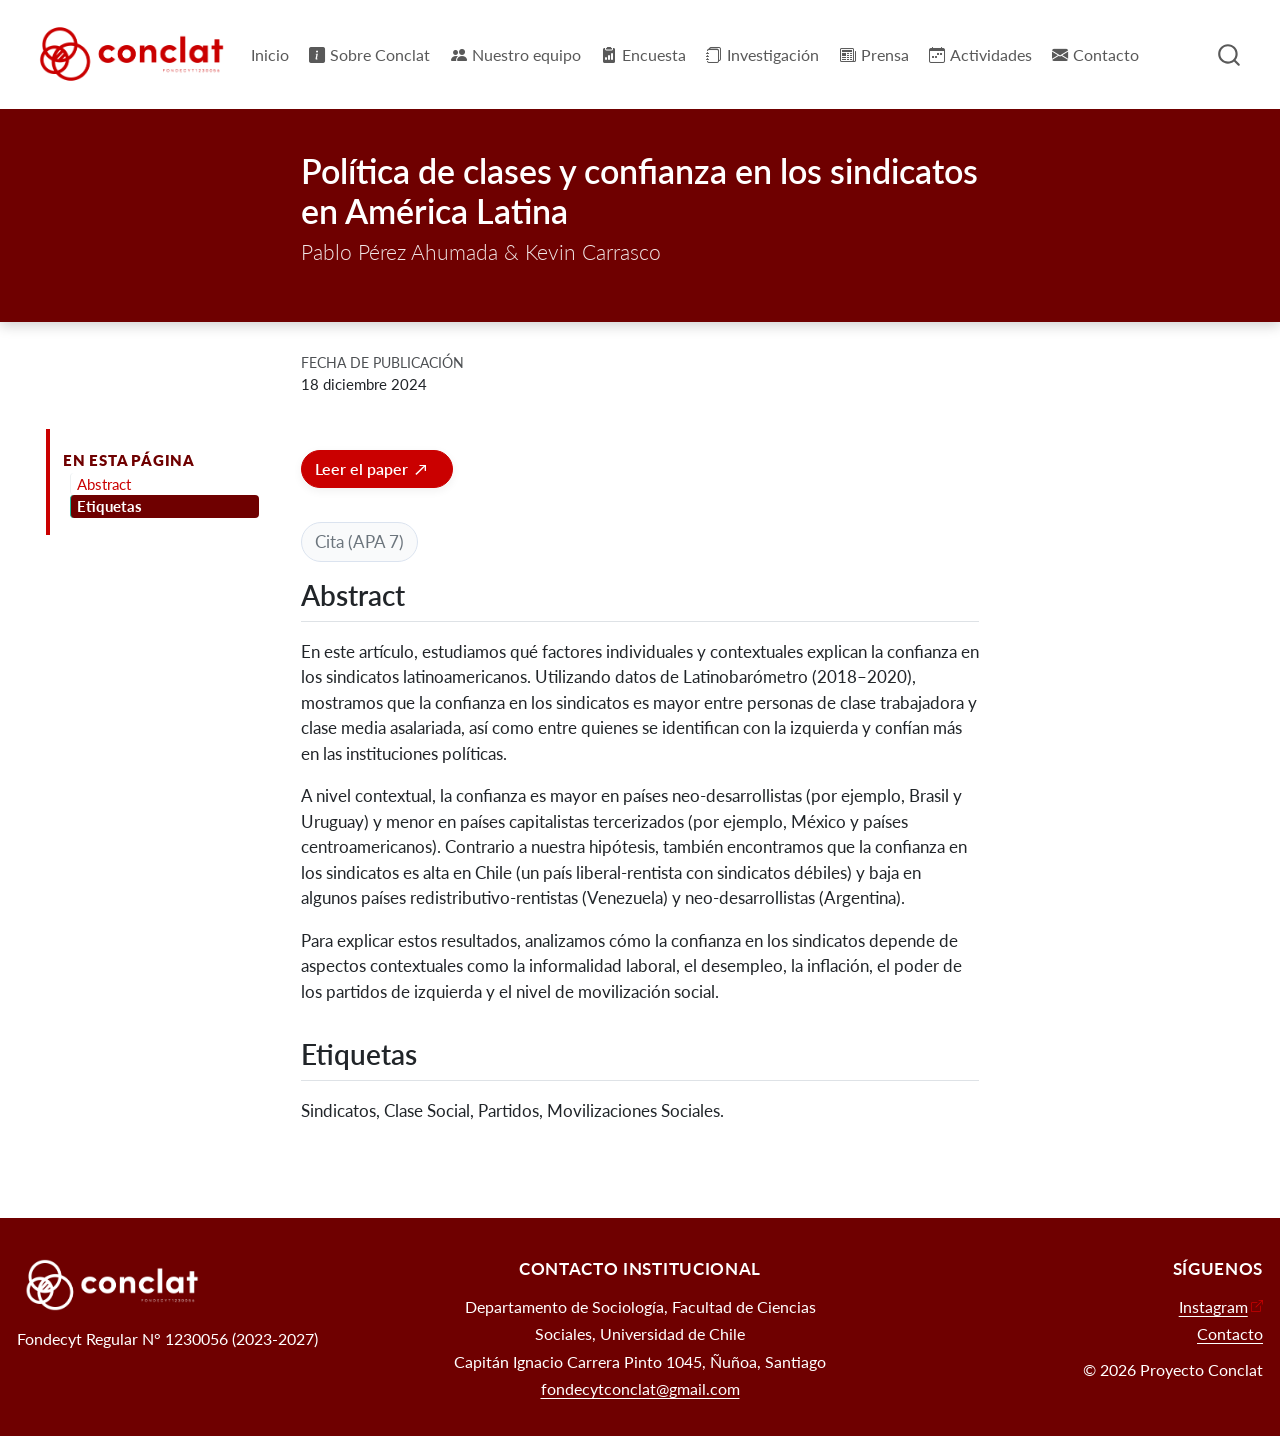
<file: docs/investigacion/posts/2024-12-18-perez-carrasco/index.html>
<!DOCTYPE html>
<html xmlns="http://www.w3.org/1999/xhtml" lang="es" xml:lang="es"><head>

<meta charset="utf-8">
<meta name="generator" content="quarto-1.9.37">

<meta name="viewport" content="width=device-width, initial-scale=1.0, user-scalable=yes">


<title>Política de clases y confianza en los sindicatos en América Latina – Conclat</title>
<style>
/* Default styles provided by pandoc.
** See https://pandoc.org/MANUAL.html#variables-for-html for config info.
*/
code{white-space: pre-wrap;}
span.smallcaps{font-variant: small-caps;}
div.columns{display: flex; gap: min(4vw, 1.5em);}
div.column{flex: auto; overflow-x: auto;}
div.hanging-indent{margin-left: 1.5em; text-indent: -1.5em;}
ul.task-list{list-style: none;}
ul.task-list li input[type="checkbox"] {
  width: 0.8em;
  margin: 0 0.8em 0.2em -1em; /* quarto-specific, see https://github.com/quarto-dev/quarto-cli/issues/4556 */ 
  vertical-align: middle;
}
</style>


<script src="../../../site_libs/quarto-nav/quarto-nav.js"></script>
<script src="../../../site_libs/quarto-nav/headroom.min.js"></script>
<script src="../../../site_libs/clipboard/clipboard.min.js"></script>
<script src="../../../site_libs/quarto-search/autocomplete.umd.js"></script>
<script src="../../../site_libs/quarto-search/fuse.min.js"></script>
<script src="../../../site_libs/quarto-search/quarto-search.js"></script>
<meta name="quarto:offset" content="../../../">
<link href="../../../resources/img/conclat_logo_principal_rojo.png" rel="icon" type="image/png">
<script src="../../../site_libs/quarto-html/quarto.js" type="module"></script>
<script src="../../../site_libs/quarto-html/tabsets/tabsets.js" type="module"></script>
<script src="../../../site_libs/quarto-html/popper.min.js"></script>
<script src="../../../site_libs/quarto-html/tippy.umd.min.js"></script>
<script src="../../../site_libs/quarto-html/anchor.min.js"></script>
<link href="../../../site_libs/quarto-html/tippy.css" rel="stylesheet">
<link href="../../../site_libs/quarto-html/quarto-syntax-highlighting-7f8f88aac4f3542376d5c11b86a4c14d.css" rel="stylesheet" id="quarto-text-highlighting-styles">
<script src="../../../site_libs/bootstrap/bootstrap.min.js"></script>
<link href="../../../site_libs/bootstrap/bootstrap-icons.css" rel="stylesheet">
<link href="../../../site_libs/bootstrap/bootstrap-57b0930abbd3c9d5219dd1c85d935c33.min.css" rel="stylesheet" append-hash="true" id="quarto-bootstrap" data-mode="light">
<script id="quarto-search-options" type="application/json">{
  "location": "navbar",
  "copy-button": false,
  "collapse-after": 3,
  "panel-placement": "end",
  "type": "overlay",
  "limit": 50,
  "keyboard-shortcut": [
    "f",
    "/",
    "s"
  ],
  "show-item-context": false,
  "language": {
    "search-no-results-text": "No se han encontrado resultados",
    "search-matching-documents-text": "documentos encontrados",
    "search-copy-link-title": "Copiar el enlace en la búsqueda",
    "search-hide-matches-text": "Ocultar resultados adicionales",
    "search-more-match-text": "resultado adicional en este documento",
    "search-more-matches-text": "resultados adicionales en este documento",
    "search-clear-button-title": "Borrar",
    "search-text-placeholder": "",
    "search-detached-cancel-button-title": "Cancelar",
    "search-submit-button-title": "Enviar",
    "search-label": "Buscar"
  }
}</script>
<style>html{ scroll-behavior: smooth; }</style>
<style>

      .quarto-title-block .quarto-title-banner h1,
      .quarto-title-block .quarto-title-banner h2,
      .quarto-title-block .quarto-title-banner h3,
      .quarto-title-block .quarto-title-banner h4,
      .quarto-title-block .quarto-title-banner h5,
      .quarto-title-block .quarto-title-banner h6
      {
        color: white;
      }

      .quarto-title-block .quarto-title-banner {
        color: white;
background: #6f0000;
      }
</style>


<link rel="stylesheet" href="../../../styles.css">
</head>

<body class="floating nav-fixed quarto-light">

<div id="quarto-search-results"></div>
  <header id="quarto-header" class="headroom fixed-top quarto-banner">
    <nav class="navbar navbar-expand-lg " data-bs-theme="dark">
      <div class="navbar-container container-fluid">
      <div class="navbar-brand-container mx-auto">
    <a href="../../../index.html" class="navbar-brand navbar-brand-logo">
    <img src="../../../resources/img/conclat_ID_principal_rojo.png" alt="" class="navbar-logo light-content">
    <img src="../../../resources/img/conclat_ID_principal_rojo.png" alt="" class="navbar-logo dark-content">
    </a>
  </div>
            <div id="quarto-search" class="" title="Buscar"></div>
          <button class="navbar-toggler" type="button" data-bs-toggle="collapse" data-bs-target="#navbarCollapse" aria-controls="navbarCollapse" role="menu" aria-expanded="false" aria-label="Navegación de palanca" onclick="if (window.quartoToggleHeadroom) { window.quartoToggleHeadroom(); }">
  <span class="navbar-toggler-icon"></span>
</button>
          <div class="collapse navbar-collapse" id="navbarCollapse">
            <ul class="navbar-nav navbar-nav-scroll me-auto">
  <li class="nav-item">
    <a class="nav-link" href="../../../index.html"> 
<span class="menu-text">Inicio</span></a>
  </li>  
  <li class="nav-item">
    <a class="nav-link" href="../../../informacion/01-sobre.html"> <i class="bi bi-info-square-fill" role="img">
</i> 
<span class="menu-text">Sobre Conclat</span></a>
  </li>  
  <li class="nav-item">
    <a class="nav-link" href="../../../nosotros/nosotros.html"> <i class="bi bi-people-fill" role="img">
</i> 
<span class="menu-text">Nuestro equipo</span></a>
  </li>  
  <li class="nav-item">
    <a class="nav-link" href="../../../encuesta/encuesta.html"> <i class="bi bi-clipboard2-data-fill" role="img">
</i> 
<span class="menu-text">Encuesta</span></a>
  </li>  
  <li class="nav-item">
    <a class="nav-link" href="../../../investigacion/investigacion.html"> <i class="bi bi-journals" role="img">
</i> 
<span class="menu-text">Investigación</span></a>
  </li>  
  <li class="nav-item">
    <a class="nav-link" href="../../../prensa/prensa.html"> <i class="bi bi-newspaper" role="img">
</i> 
<span class="menu-text">Prensa</span></a>
  </li>  
  <li class="nav-item">
    <a class="nav-link" href="../../../actividades/actividades.html"> <i class="bi bi-calendar-week" role="img">
</i> 
<span class="menu-text">Actividades</span></a>
  </li>  
  <li class="nav-item">
    <a class="nav-link" href="../../../contacto/contacto.html"> <i class="bi bi-envelope-fill" role="img">
</i> 
<span class="menu-text">Contacto</span></a>
  </li>  
</ul>
          </div> <!-- /navcollapse -->
            <div class="quarto-navbar-tools">
</div>
      </div> <!-- /container-fluid -->
    </nav>
</header>
<!-- content -->
<header id="title-block-header" class="quarto-title-block default toc-left page-columns page-full">
  <div class="quarto-title-banner page-columns page-full">
    <div class="quarto-title column-body">
      <h1 class="title">Política de clases y confianza en los sindicatos en América Latina</h1>
            <p class="subtitle lead">Pablo Pérez Ahumada &amp; Kevin Carrasco</p>
                                    </div>
  </div>
    
  
  <div class="quarto-title-meta">

      
      <div>
      <div class="quarto-title-meta-heading">Fecha de publicación</div>
      <div class="quarto-title-meta-contents">
        <p class="date">18 diciembre 2024</p>
      </div>
    </div>
    
      
    </div>
    
  
  </header><div id="quarto-content" class="quarto-container page-columns page-rows-contents page-layout-article page-navbar">
<!-- sidebar -->
  <nav id="quarto-sidebar" class="sidebar collapse collapse-horizontal quarto-sidebar-collapse-item sidebar-navigation floating overflow-auto">
    <nav id="TOC" role="doc-toc" class="toc-active">
    <h2 id="toc-title">En esta página</h2>
   
  <ul>
  <li><a href="#abstract" id="toc-abstract" class="nav-link active" data-scroll-target="#abstract">Abstract</a></li>
  <li><a href="#etiquetas" id="toc-etiquetas" class="nav-link" data-scroll-target="#etiquetas">Etiquetas</a></li>
  </ul>
</nav>
</nav>
<div id="quarto-sidebar-glass" class="quarto-sidebar-collapse-item" data-bs-toggle="collapse" data-bs-target=".quarto-sidebar-collapse-item"></div>
<!-- margin-sidebar -->
    <div id="quarto-margin-sidebar" class="sidebar margin-sidebar zindex-bottom">
    </div>
<!-- main -->
<main class="content quarto-banner-title-block" id="quarto-document-content">





<div class="top-cta">
<p><a class="btn btn-sm btn-primary" href="https://doi.org/10.1017/lar.2024.64" target="_blank" rel="noopener">Leer el paper</a></p>
</div>
<details class="details-btn">
<summary>
<span class="summary-chip">Cita (APA 7)</span>
</summary>
<p class="apa-ref">
<strong>Pérez-Ahumada, P., &amp; Carrasco, K.</strong> (2024). <em>Política de clases y confianza en los sindicatos en América Latina.</em> <em>Latin American Research Reviews</em>, 60(2). https://doi.org/10.1017/lar.2024.64
</p>
</details>
<section id="abstract" class="level2">
<h2 class="anchored" data-anchor-id="abstract">Abstract</h2>
<p>En este artículo, estudiamos qué factores individuales y contextuales explican la confianza en los sindicatos latinoamericanos. Utilizando datos de Latinobarómetro (2018–2020), mostramos que la confianza en los sindicatos es mayor entre personas de clase trabajadora y clase media asalariada, así como entre quienes se identifican con la izquierda y confían más en las instituciones políticas.</p>
<p>A nivel contextual, la confianza es mayor en países neo-desarrollistas (por ejemplo, Brasil y Uruguay) y menor en países capitalistas tercerizados (por ejemplo, México y países centroamericanos). Contrario a nuestra hipótesis, también encontramos que la confianza en los sindicatos es alta en Chile (un país liberal-rentista con sindicatos débiles) y baja en algunos países redistributivo-rentistas (Venezuela) y neo-desarrollistas (Argentina).</p>
<p>Para explicar estos resultados, analizamos cómo la confianza en los sindicatos depende de aspectos contextuales como la informalidad laboral, el desempleo, la inflación, el poder de los partidos de izquierda y el nivel de movilización social.</p>
</section>
<section id="etiquetas" class="level2">
<h2 class="anchored" data-anchor-id="etiquetas">Etiquetas</h2>
<p>Sindicatos, Clase Social, Partidos, Movilizaciones Sociales.</p>


</section>

</main> <!-- /main -->
<script id="quarto-html-after-body" type="application/javascript">
  window.document.addEventListener("DOMContentLoaded", function (event) {
    const icon = "";
    const anchorJS = new window.AnchorJS();
    anchorJS.options = {
      placement: 'right',
      icon: icon
    };
    anchorJS.add('.anchored');
    const isCodeAnnotation = (el) => {
      for (const clz of el.classList) {
        if (clz.startsWith('code-annotation-')) {                     
          return true;
        }
      }
      return false;
    }
    const onCopySuccess = function(e) {
      // button target
      const button = e.trigger;
      // don't keep focus
      button.blur();
      // flash "checked"
      button.classList.add('code-copy-button-checked');
      var currentTitle = button.getAttribute("title");
      button.setAttribute("title", "Copiado");
      let tooltip;
      if (window.bootstrap) {
        button.setAttribute("data-bs-toggle", "tooltip");
        button.setAttribute("data-bs-placement", "left");
        button.setAttribute("data-bs-title", "Copiado");
        tooltip = new bootstrap.Tooltip(button, 
          { trigger: "manual", 
            customClass: "code-copy-button-tooltip",
            offset: [0, -8]});
        tooltip.show();    
      }
      setTimeout(function() {
        if (tooltip) {
          tooltip.hide();
          button.removeAttribute("data-bs-title");
          button.removeAttribute("data-bs-toggle");
          button.removeAttribute("data-bs-placement");
        }
        button.setAttribute("title", currentTitle);
        button.classList.remove('code-copy-button-checked');
      }, 1000);
      // clear code selection
      e.clearSelection();
    }
    const getTextToCopy = function(trigger) {
      const outerScaffold = trigger.parentElement.cloneNode(true);
      const codeEl = outerScaffold.querySelector('code');
      for (const childEl of codeEl.children) {
        if (isCodeAnnotation(childEl)) {
          childEl.remove();
        }
      }
      return codeEl.innerText;
    }
    const clipboard = new window.ClipboardJS('.code-copy-button:not([data-in-quarto-modal])', {
      text: getTextToCopy
    });
    clipboard.on('success', onCopySuccess);
    if (window.document.getElementById('quarto-embedded-source-code-modal')) {
      const clipboardModal = new window.ClipboardJS('.code-copy-button[data-in-quarto-modal]', {
        text: getTextToCopy,
        container: window.document.getElementById('quarto-embedded-source-code-modal')
      });
      clipboardModal.on('success', onCopySuccess);
    }
      var localhostRegex = new RegExp(/^(?:http|https):\/\/localhost\:?[0-9]*\//);
      var mailtoRegex = new RegExp(/^mailto:/);
        var filterRegex = new RegExp('/' + window.location.host + '/');
      var isInternal = (href) => {
          return filterRegex.test(href) || localhostRegex.test(href) || mailtoRegex.test(href);
      }
      // Inspect non-navigation links and adorn them if external
     var links = window.document.querySelectorAll('a[href]:not(.nav-link):not(.navbar-brand):not(.toc-action):not(.sidebar-link):not(.sidebar-item-toggle):not(.pagination-link):not(.no-external):not([aria-hidden]):not(.dropdown-item):not(.quarto-navigation-tool):not(.about-link)');
      for (var i=0; i<links.length; i++) {
        const link = links[i];
        if (!isInternal(link.href)) {
          // undo the damage that might have been done by quarto-nav.js in the case of
          // links that we want to consider external
          if (link.dataset.originalHref !== undefined) {
            link.href = link.dataset.originalHref;
          }
            // target, if specified
            link.setAttribute("target", "_blank");
            if (link.getAttribute("rel") === null) {
              link.setAttribute("rel", "noopener");
            }
            // default icon
            link.classList.add("external");
        }
      }
    function tippyHover(el, contentFn, onTriggerFn, onUntriggerFn) {
      const config = {
        allowHTML: true,
        maxWidth: 500,
        delay: 100,
        arrow: false,
        appendTo: function(el) {
            return el.parentElement;
        },
        interactive: true,
        interactiveBorder: 10,
        theme: 'quarto',
        placement: 'bottom-start',
      };
      if (contentFn) {
        config.content = contentFn;
      }
      if (onTriggerFn) {
        config.onTrigger = onTriggerFn;
      }
      if (onUntriggerFn) {
        config.onUntrigger = onUntriggerFn;
      }
      window.tippy(el, config); 
    }
    const noterefs = window.document.querySelectorAll('a[role="doc-noteref"]');
    for (var i=0; i<noterefs.length; i++) {
      const ref = noterefs[i];
      tippyHover(ref, function() {
        // use id or data attribute instead here
        let href = ref.getAttribute('data-footnote-href') || ref.getAttribute('href');
        try { href = new URL(href).hash; } catch {}
        const id = href.replace(/^#\/?/, "");
        const note = window.document.getElementById(id);
        if (note) {
          return note.innerHTML;
        } else {
          return "";
        }
      });
    }
    const xrefs = window.document.querySelectorAll('a.quarto-xref');
    const processXRef = (id, note) => {
      // Strip column container classes
      const stripColumnClz = (el) => {
        el.classList.remove("page-full", "page-columns");
        if (el.children) {
          for (const child of el.children) {
            stripColumnClz(child);
          }
        }
      }
      stripColumnClz(note)
      if (id === null || id.startsWith('sec-')) {
        // Special case sections, only their first couple elements
        const container = document.createElement("div");
        if (note.children && note.children.length > 2) {
          container.appendChild(note.children[0].cloneNode(true));
          for (let i = 1; i < note.children.length; i++) {
            const child = note.children[i];
            if (child.tagName === "P" && child.innerText === "") {
              continue;
            } else {
              container.appendChild(child.cloneNode(true));
              break;
            }
          }
          if (window.Quarto?.typesetMath) {
            window.Quarto.typesetMath(container);
          }
          return container.innerHTML
        } else {
          if (window.Quarto?.typesetMath) {
            window.Quarto.typesetMath(note);
          }
          return note.innerHTML;
        }
      } else {
        // Remove any anchor links if they are present
        const anchorLink = note.querySelector('a.anchorjs-link');
        if (anchorLink) {
          anchorLink.remove();
        }
        if (window.Quarto?.typesetMath) {
          window.Quarto.typesetMath(note);
        }
        if (note.classList.contains("callout")) {
          return note.outerHTML;
        } else {
          return note.innerHTML;
        }
      }
    }
    for (var i=0; i<xrefs.length; i++) {
      const xref = xrefs[i];
      tippyHover(xref, undefined, function(instance) {
        instance.disable();
        let url = xref.getAttribute('href');
        let hash = undefined; 
        if (url.startsWith('#')) {
          hash = url;
        } else {
          try { hash = new URL(url).hash; } catch {}
        }
        if (hash) {
          const id = hash.replace(/^#\/?/, "");
          const note = window.document.getElementById(id);
          if (note !== null) {
            try {
              const html = processXRef(id, note.cloneNode(true));
              instance.setContent(html);
            } finally {
              instance.enable();
              instance.show();
            }
          } else {
            // See if we can fetch this
            fetch(url.split('#')[0])
            .then(res => res.text())
            .then(html => {
              const parser = new DOMParser();
              const htmlDoc = parser.parseFromString(html, "text/html");
              const note = htmlDoc.getElementById(id);
              if (note !== null) {
                const html = processXRef(id, note);
                instance.setContent(html);
              } 
            }).finally(() => {
              instance.enable();
              instance.show();
            });
          }
        } else {
          // See if we can fetch a full url (with no hash to target)
          // This is a special case and we should probably do some content thinning / targeting
          fetch(url)
          .then(res => res.text())
          .then(html => {
            const parser = new DOMParser();
            const htmlDoc = parser.parseFromString(html, "text/html");
            const note = htmlDoc.querySelector('main.content');
            if (note !== null) {
              // This should only happen for chapter cross references
              // (since there is no id in the URL)
              // remove the first header
              if (note.children.length > 0 && note.children[0].tagName === "HEADER") {
                note.children[0].remove();
              }
              const html = processXRef(null, note);
              instance.setContent(html);
            } 
          }).finally(() => {
            instance.enable();
            instance.show();
          });
        }
      }, function(instance) {
      });
    }
        let selectedAnnoteEl;
        const selectorForAnnotation = ( cell, annotation) => {
          let cellAttr = 'data-code-cell="' + cell + '"';
          let lineAttr = 'data-code-annotation="' +  annotation + '"';
          const selector = 'span[' + cellAttr + '][' + lineAttr + ']';
          return selector;
        }
        const selectCodeLines = (annoteEl) => {
          const doc = window.document;
          const targetCell = annoteEl.getAttribute("data-target-cell");
          const targetAnnotation = annoteEl.getAttribute("data-target-annotation");
          const annoteSpan = window.document.querySelector(selectorForAnnotation(targetCell, targetAnnotation));
          const lines = annoteSpan.getAttribute("data-code-lines").split(",");
          const lineIds = lines.map((line) => {
            return targetCell + "-" + line;
          })
          let top = null;
          let height = null;
          let parent = null;
          if (lineIds.length > 0) {
              //compute the position of the single el (top and bottom and make a div)
              const el = window.document.getElementById(lineIds[0]);
              top = el.offsetTop;
              height = el.offsetHeight;
              parent = el.parentElement.parentElement;
            if (lineIds.length > 1) {
              const lastEl = window.document.getElementById(lineIds[lineIds.length - 1]);
              const bottom = lastEl.offsetTop + lastEl.offsetHeight;
              height = bottom - top;
            }
            if (top !== null && height !== null && parent !== null) {
              // cook up a div (if necessary) and position it 
              let div = window.document.getElementById("code-annotation-line-highlight");
              if (div === null) {
                div = window.document.createElement("div");
                div.setAttribute("id", "code-annotation-line-highlight");
                div.style.position = 'absolute';
                parent.appendChild(div);
              }
              div.style.top = top - 2 + "px";
              div.style.height = height + 4 + "px";
              div.style.left = 0;
              let gutterDiv = window.document.getElementById("code-annotation-line-highlight-gutter");
              if (gutterDiv === null) {
                gutterDiv = window.document.createElement("div");
                gutterDiv.setAttribute("id", "code-annotation-line-highlight-gutter");
                gutterDiv.style.position = 'absolute';
                const codeCell = window.document.getElementById(targetCell);
                const gutter = codeCell.querySelector('.code-annotation-gutter');
                gutter.appendChild(gutterDiv);
              }
              gutterDiv.style.top = top - 2 + "px";
              gutterDiv.style.height = height + 4 + "px";
            }
            selectedAnnoteEl = annoteEl;
          }
        };
        const unselectCodeLines = () => {
          const elementsIds = ["code-annotation-line-highlight", "code-annotation-line-highlight-gutter"];
          elementsIds.forEach((elId) => {
            const div = window.document.getElementById(elId);
            if (div) {
              div.remove();
            }
          });
          selectedAnnoteEl = undefined;
        };
          // Handle positioning of the toggle
      window.addEventListener(
        "resize",
        throttle(() => {
          elRect = undefined;
          if (selectedAnnoteEl) {
            selectCodeLines(selectedAnnoteEl);
          }
        }, 10)
      );
      function throttle(fn, ms) {
      let throttle = false;
      let timer;
        return (...args) => {
          if(!throttle) { // first call gets through
              fn.apply(this, args);
              throttle = true;
          } else { // all the others get throttled
              if(timer) clearTimeout(timer); // cancel #2
              timer = setTimeout(() => {
                fn.apply(this, args);
                timer = throttle = false;
              }, ms);
          }
        };
      }
        // Attach click handler to the DT
        const annoteDls = window.document.querySelectorAll('dt[data-target-cell]');
        for (const annoteDlNode of annoteDls) {
          annoteDlNode.addEventListener('click', (event) => {
            const clickedEl = event.target;
            if (clickedEl !== selectedAnnoteEl) {
              unselectCodeLines();
              const activeEl = window.document.querySelector('dt[data-target-cell].code-annotation-active');
              if (activeEl) {
                activeEl.classList.remove('code-annotation-active');
              }
              selectCodeLines(clickedEl);
              clickedEl.classList.add('code-annotation-active');
            } else {
              // Unselect the line
              unselectCodeLines();
              clickedEl.classList.remove('code-annotation-active');
            }
          });
        }
    const findCites = (el) => {
      const parentEl = el.parentElement;
      if (parentEl) {
        const cites = parentEl.dataset.cites;
        if (cites) {
          return {
            el,
            cites: cites.split(' ')
          };
        } else {
          return findCites(el.parentElement)
        }
      } else {
        return undefined;
      }
    };
    var bibliorefs = window.document.querySelectorAll('a[role="doc-biblioref"]');
    for (var i=0; i<bibliorefs.length; i++) {
      const ref = bibliorefs[i];
      const citeInfo = findCites(ref);
      if (citeInfo) {
        tippyHover(citeInfo.el, function() {
          var popup = window.document.createElement('div');
          citeInfo.cites.forEach(function(cite) {
            var citeDiv = window.document.createElement('div');
            citeDiv.classList.add('hanging-indent');
            citeDiv.classList.add('csl-entry');
            var biblioDiv = window.document.getElementById('ref-' + cite);
            if (biblioDiv) {
              citeDiv.innerHTML = biblioDiv.innerHTML;
            }
            popup.appendChild(citeDiv);
          });
          return popup.innerHTML;
        });
      }
    }
  });
  </script>
</div> <!-- /content -->
<footer class="footer">
  <div class="nav-footer">
    <div class="nav-footer-left">
<p><span class="footer-logo" role="img" aria-label="Conclat"></span></p>
<p>Fondecyt Regular N° 1230056 (2023-2027)</p>
</div>   
    <div class="nav-footer-center">
<p><strong>Contacto institucional</strong></p>
<p>Departamento de Sociología, Facultad de Ciencias Sociales, Universidad de Chile<br>
Capitán Ignacio Carrera Pinto 1045, Ñuñoa, Santiago<br>
<a href="mailto:fondecytconclat@gmail.com">fondecytconclat@gmail.com</a></p>
</div>
    <div class="nav-footer-right">
<p><strong>Síguenos</strong></p>
<p><a href="https://www.instagram.com/proyecto.conclat/" target="_blank">Instagram</a><br>
<a href="../../../contacto/contacto.html">Contacto</a></p>
<p>© 2026 Proyecto Conclat</p>
</div>
  </div>
</footer>




<script src="../../../site_libs/quarto-html/zenscroll-min.js"></script>
</body></html>
</file>
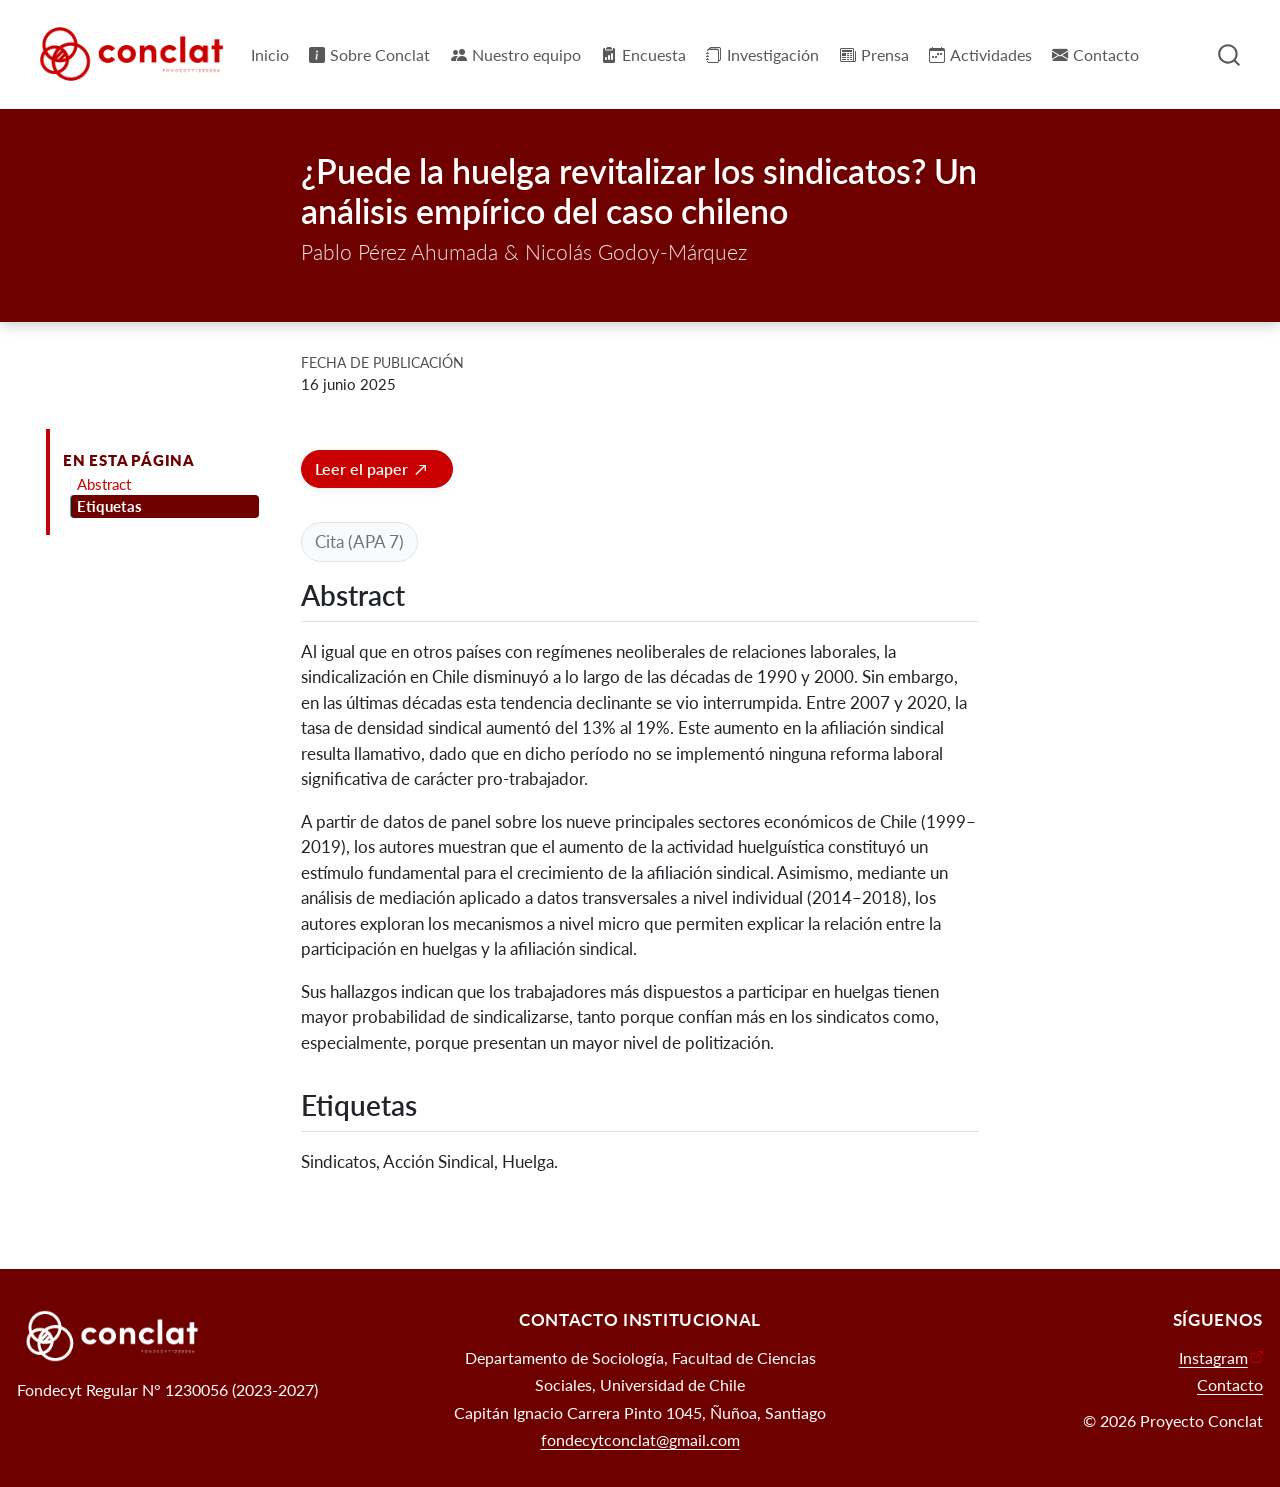
<file: docs/investigacion/posts/2025-06-16-perez-godoy/index.html>
<!DOCTYPE html>
<html xmlns="http://www.w3.org/1999/xhtml" lang="es" xml:lang="es"><head>

<meta charset="utf-8">
<meta name="generator" content="quarto-1.9.37">

<meta name="viewport" content="width=device-width, initial-scale=1.0, user-scalable=yes">


<title>¿Puede la huelga revitalizar los sindicatos? Un análisis empírico del caso chileno – Conclat</title>
<style>
/* Default styles provided by pandoc.
** See https://pandoc.org/MANUAL.html#variables-for-html for config info.
*/
code{white-space: pre-wrap;}
span.smallcaps{font-variant: small-caps;}
div.columns{display: flex; gap: min(4vw, 1.5em);}
div.column{flex: auto; overflow-x: auto;}
div.hanging-indent{margin-left: 1.5em; text-indent: -1.5em;}
ul.task-list{list-style: none;}
ul.task-list li input[type="checkbox"] {
  width: 0.8em;
  margin: 0 0.8em 0.2em -1em; /* quarto-specific, see https://github.com/quarto-dev/quarto-cli/issues/4556 */ 
  vertical-align: middle;
}
</style>


<script src="../../../site_libs/quarto-nav/quarto-nav.js"></script>
<script src="../../../site_libs/quarto-nav/headroom.min.js"></script>
<script src="../../../site_libs/clipboard/clipboard.min.js"></script>
<script src="../../../site_libs/quarto-search/autocomplete.umd.js"></script>
<script src="../../../site_libs/quarto-search/fuse.min.js"></script>
<script src="../../../site_libs/quarto-search/quarto-search.js"></script>
<meta name="quarto:offset" content="../../../">
<link href="../../../resources/img/conclat_logo_principal_rojo.png" rel="icon" type="image/png">
<script src="../../../site_libs/quarto-html/quarto.js" type="module"></script>
<script src="../../../site_libs/quarto-html/tabsets/tabsets.js" type="module"></script>
<script src="../../../site_libs/quarto-html/popper.min.js"></script>
<script src="../../../site_libs/quarto-html/tippy.umd.min.js"></script>
<script src="../../../site_libs/quarto-html/anchor.min.js"></script>
<link href="../../../site_libs/quarto-html/tippy.css" rel="stylesheet">
<link href="../../../site_libs/quarto-html/quarto-syntax-highlighting-7f8f88aac4f3542376d5c11b86a4c14d.css" rel="stylesheet" id="quarto-text-highlighting-styles">
<script src="../../../site_libs/bootstrap/bootstrap.min.js"></script>
<link href="../../../site_libs/bootstrap/bootstrap-icons.css" rel="stylesheet">
<link href="../../../site_libs/bootstrap/bootstrap-57b0930abbd3c9d5219dd1c85d935c33.min.css" rel="stylesheet" append-hash="true" id="quarto-bootstrap" data-mode="light">
<script id="quarto-search-options" type="application/json">{
  "location": "navbar",
  "copy-button": false,
  "collapse-after": 3,
  "panel-placement": "end",
  "type": "overlay",
  "limit": 50,
  "keyboard-shortcut": [
    "f",
    "/",
    "s"
  ],
  "show-item-context": false,
  "language": {
    "search-no-results-text": "No se han encontrado resultados",
    "search-matching-documents-text": "documentos encontrados",
    "search-copy-link-title": "Copiar el enlace en la búsqueda",
    "search-hide-matches-text": "Ocultar resultados adicionales",
    "search-more-match-text": "resultado adicional en este documento",
    "search-more-matches-text": "resultados adicionales en este documento",
    "search-clear-button-title": "Borrar",
    "search-text-placeholder": "",
    "search-detached-cancel-button-title": "Cancelar",
    "search-submit-button-title": "Enviar",
    "search-label": "Buscar"
  }
}</script>
<style>html{ scroll-behavior: smooth; }</style>
<style>

      .quarto-title-block .quarto-title-banner h1,
      .quarto-title-block .quarto-title-banner h2,
      .quarto-title-block .quarto-title-banner h3,
      .quarto-title-block .quarto-title-banner h4,
      .quarto-title-block .quarto-title-banner h5,
      .quarto-title-block .quarto-title-banner h6
      {
        color: white;
      }

      .quarto-title-block .quarto-title-banner {
        color: white;
background: #6f0000;
      }
</style>


<link rel="stylesheet" href="../../../styles.css">
</head>

<body class="floating nav-fixed quarto-light">

<div id="quarto-search-results"></div>
  <header id="quarto-header" class="headroom fixed-top quarto-banner">
    <nav class="navbar navbar-expand-lg " data-bs-theme="dark">
      <div class="navbar-container container-fluid">
      <div class="navbar-brand-container mx-auto">
    <a href="../../../index.html" class="navbar-brand navbar-brand-logo">
    <img src="../../../resources/img/conclat_ID_principal_rojo.png" alt="" class="navbar-logo light-content">
    <img src="../../../resources/img/conclat_ID_principal_rojo.png" alt="" class="navbar-logo dark-content">
    </a>
  </div>
            <div id="quarto-search" class="" title="Buscar"></div>
          <button class="navbar-toggler" type="button" data-bs-toggle="collapse" data-bs-target="#navbarCollapse" aria-controls="navbarCollapse" role="menu" aria-expanded="false" aria-label="Navegación de palanca" onclick="if (window.quartoToggleHeadroom) { window.quartoToggleHeadroom(); }">
  <span class="navbar-toggler-icon"></span>
</button>
          <div class="collapse navbar-collapse" id="navbarCollapse">
            <ul class="navbar-nav navbar-nav-scroll me-auto">
  <li class="nav-item">
    <a class="nav-link" href="../../../index.html"> 
<span class="menu-text">Inicio</span></a>
  </li>  
  <li class="nav-item">
    <a class="nav-link" href="../../../informacion/01-sobre.html"> <i class="bi bi-info-square-fill" role="img">
</i> 
<span class="menu-text">Sobre Conclat</span></a>
  </li>  
  <li class="nav-item">
    <a class="nav-link" href="../../../nosotros/nosotros.html"> <i class="bi bi-people-fill" role="img">
</i> 
<span class="menu-text">Nuestro equipo</span></a>
  </li>  
  <li class="nav-item">
    <a class="nav-link" href="../../../encuesta/encuesta.html"> <i class="bi bi-clipboard2-data-fill" role="img">
</i> 
<span class="menu-text">Encuesta</span></a>
  </li>  
  <li class="nav-item">
    <a class="nav-link" href="../../../investigacion/investigacion.html"> <i class="bi bi-journals" role="img">
</i> 
<span class="menu-text">Investigación</span></a>
  </li>  
  <li class="nav-item">
    <a class="nav-link" href="../../../prensa/prensa.html"> <i class="bi bi-newspaper" role="img">
</i> 
<span class="menu-text">Prensa</span></a>
  </li>  
  <li class="nav-item">
    <a class="nav-link" href="../../../actividades/actividades.html"> <i class="bi bi-calendar-week" role="img">
</i> 
<span class="menu-text">Actividades</span></a>
  </li>  
  <li class="nav-item">
    <a class="nav-link" href="../../../contacto/contacto.html"> <i class="bi bi-envelope-fill" role="img">
</i> 
<span class="menu-text">Contacto</span></a>
  </li>  
</ul>
          </div> <!-- /navcollapse -->
            <div class="quarto-navbar-tools">
</div>
      </div> <!-- /container-fluid -->
    </nav>
</header>
<!-- content -->
<header id="title-block-header" class="quarto-title-block default toc-left page-columns page-full">
  <div class="quarto-title-banner page-columns page-full">
    <div class="quarto-title column-body">
      <h1 class="title">¿Puede la huelga revitalizar los sindicatos? Un análisis empírico del caso chileno</h1>
            <p class="subtitle lead">Pablo Pérez Ahumada &amp; Nicolás Godoy-Márquez</p>
                                    </div>
  </div>
    
  
  <div class="quarto-title-meta">

      
      <div>
      <div class="quarto-title-meta-heading">Fecha de publicación</div>
      <div class="quarto-title-meta-contents">
        <p class="date">16 junio 2025</p>
      </div>
    </div>
    
      
    </div>
    
  
  </header><div id="quarto-content" class="quarto-container page-columns page-rows-contents page-layout-article page-navbar">
<!-- sidebar -->
  <nav id="quarto-sidebar" class="sidebar collapse collapse-horizontal quarto-sidebar-collapse-item sidebar-navigation floating overflow-auto">
    <nav id="TOC" role="doc-toc" class="toc-active">
    <h2 id="toc-title">En esta página</h2>
   
  <ul>
  <li><a href="#abstract" id="toc-abstract" class="nav-link active" data-scroll-target="#abstract">Abstract</a></li>
  <li><a href="#etiquetas" id="toc-etiquetas" class="nav-link" data-scroll-target="#etiquetas">Etiquetas</a></li>
  </ul>
</nav>
</nav>
<div id="quarto-sidebar-glass" class="quarto-sidebar-collapse-item" data-bs-toggle="collapse" data-bs-target=".quarto-sidebar-collapse-item"></div>
<!-- margin-sidebar -->
    <div id="quarto-margin-sidebar" class="sidebar margin-sidebar zindex-bottom">
    </div>
<!-- main -->
<main class="content quarto-banner-title-block" id="quarto-document-content">





<div class="top-cta">
<p><a class="btn btn-sm btn-primary" href="https://doi.org/10.1177/0143831X251342389" target="_blank" rel="noopener">Leer el paper</a></p>
</div>
<details class="details-btn">
<summary>
<span class="summary-chip">Cita (APA 7)</span>
</summary>
<p class="apa-ref">
<strong>Pérez-Ahumada, P., &amp; Godoy-Márquez, N. </strong> (2025). <em>Can strike action revitalize labour unions? An empirical analysis of the Chilean case. </em> <em>Economic and Industrial Democracy</em>, 0(0). https://doi.org/10.1177/0143831X251342389
</p>
</details>
<section id="abstract" class="level2">
<h2 class="anchored" data-anchor-id="abstract">Abstract</h2>
<p>Al igual que en otros países con regímenes neoliberales de relaciones laborales, la sindicalización en Chile disminuyó a lo largo de las décadas de 1990 y 2000. Sin embargo, en las últimas décadas esta tendencia declinante se vio interrumpida. Entre 2007 y 2020, la tasa de densidad sindical aumentó del 13% al 19%. Este aumento en la afiliación sindical resulta llamativo, dado que en dicho período no se implementó ninguna reforma laboral significativa de carácter pro-trabajador.</p>
<p>A partir de datos de panel sobre los nueve principales sectores económicos de Chile (1999–2019), los autores muestran que el aumento de la actividad huelguística constituyó un estímulo fundamental para el crecimiento de la afiliación sindical. Asimismo, mediante un análisis de mediación aplicado a datos transversales a nivel individual (2014–2018), los autores exploran los mecanismos a nivel micro que permiten explicar la relación entre la participación en huelgas y la afiliación sindical.</p>
<p>Sus hallazgos indican que los trabajadores más dispuestos a participar en huelgas tienen mayor probabilidad de sindicalizarse, tanto porque confían más en los sindicatos como, especialmente, porque presentan un mayor nivel de politización.</p>
</section>
<section id="etiquetas" class="level2">
<h2 class="anchored" data-anchor-id="etiquetas">Etiquetas</h2>
<p>Sindicatos, Acción Sindical, Huelga.</p>


</section>

</main> <!-- /main -->
<script id="quarto-html-after-body" type="application/javascript">
  window.document.addEventListener("DOMContentLoaded", function (event) {
    const icon = "";
    const anchorJS = new window.AnchorJS();
    anchorJS.options = {
      placement: 'right',
      icon: icon
    };
    anchorJS.add('.anchored');
    const isCodeAnnotation = (el) => {
      for (const clz of el.classList) {
        if (clz.startsWith('code-annotation-')) {                     
          return true;
        }
      }
      return false;
    }
    const onCopySuccess = function(e) {
      // button target
      const button = e.trigger;
      // don't keep focus
      button.blur();
      // flash "checked"
      button.classList.add('code-copy-button-checked');
      var currentTitle = button.getAttribute("title");
      button.setAttribute("title", "Copiado");
      let tooltip;
      if (window.bootstrap) {
        button.setAttribute("data-bs-toggle", "tooltip");
        button.setAttribute("data-bs-placement", "left");
        button.setAttribute("data-bs-title", "Copiado");
        tooltip = new bootstrap.Tooltip(button, 
          { trigger: "manual", 
            customClass: "code-copy-button-tooltip",
            offset: [0, -8]});
        tooltip.show();    
      }
      setTimeout(function() {
        if (tooltip) {
          tooltip.hide();
          button.removeAttribute("data-bs-title");
          button.removeAttribute("data-bs-toggle");
          button.removeAttribute("data-bs-placement");
        }
        button.setAttribute("title", currentTitle);
        button.classList.remove('code-copy-button-checked');
      }, 1000);
      // clear code selection
      e.clearSelection();
    }
    const getTextToCopy = function(trigger) {
      const outerScaffold = trigger.parentElement.cloneNode(true);
      const codeEl = outerScaffold.querySelector('code');
      for (const childEl of codeEl.children) {
        if (isCodeAnnotation(childEl)) {
          childEl.remove();
        }
      }
      return codeEl.innerText;
    }
    const clipboard = new window.ClipboardJS('.code-copy-button:not([data-in-quarto-modal])', {
      text: getTextToCopy
    });
    clipboard.on('success', onCopySuccess);
    if (window.document.getElementById('quarto-embedded-source-code-modal')) {
      const clipboardModal = new window.ClipboardJS('.code-copy-button[data-in-quarto-modal]', {
        text: getTextToCopy,
        container: window.document.getElementById('quarto-embedded-source-code-modal')
      });
      clipboardModal.on('success', onCopySuccess);
    }
      var localhostRegex = new RegExp(/^(?:http|https):\/\/localhost\:?[0-9]*\//);
      var mailtoRegex = new RegExp(/^mailto:/);
        var filterRegex = new RegExp('/' + window.location.host + '/');
      var isInternal = (href) => {
          return filterRegex.test(href) || localhostRegex.test(href) || mailtoRegex.test(href);
      }
      // Inspect non-navigation links and adorn them if external
     var links = window.document.querySelectorAll('a[href]:not(.nav-link):not(.navbar-brand):not(.toc-action):not(.sidebar-link):not(.sidebar-item-toggle):not(.pagination-link):not(.no-external):not([aria-hidden]):not(.dropdown-item):not(.quarto-navigation-tool):not(.about-link)');
      for (var i=0; i<links.length; i++) {
        const link = links[i];
        if (!isInternal(link.href)) {
          // undo the damage that might have been done by quarto-nav.js in the case of
          // links that we want to consider external
          if (link.dataset.originalHref !== undefined) {
            link.href = link.dataset.originalHref;
          }
            // target, if specified
            link.setAttribute("target", "_blank");
            if (link.getAttribute("rel") === null) {
              link.setAttribute("rel", "noopener");
            }
            // default icon
            link.classList.add("external");
        }
      }
    function tippyHover(el, contentFn, onTriggerFn, onUntriggerFn) {
      const config = {
        allowHTML: true,
        maxWidth: 500,
        delay: 100,
        arrow: false,
        appendTo: function(el) {
            return el.parentElement;
        },
        interactive: true,
        interactiveBorder: 10,
        theme: 'quarto',
        placement: 'bottom-start',
      };
      if (contentFn) {
        config.content = contentFn;
      }
      if (onTriggerFn) {
        config.onTrigger = onTriggerFn;
      }
      if (onUntriggerFn) {
        config.onUntrigger = onUntriggerFn;
      }
      window.tippy(el, config); 
    }
    const noterefs = window.document.querySelectorAll('a[role="doc-noteref"]');
    for (var i=0; i<noterefs.length; i++) {
      const ref = noterefs[i];
      tippyHover(ref, function() {
        // use id or data attribute instead here
        let href = ref.getAttribute('data-footnote-href') || ref.getAttribute('href');
        try { href = new URL(href).hash; } catch {}
        const id = href.replace(/^#\/?/, "");
        const note = window.document.getElementById(id);
        if (note) {
          return note.innerHTML;
        } else {
          return "";
        }
      });
    }
    const xrefs = window.document.querySelectorAll('a.quarto-xref');
    const processXRef = (id, note) => {
      // Strip column container classes
      const stripColumnClz = (el) => {
        el.classList.remove("page-full", "page-columns");
        if (el.children) {
          for (const child of el.children) {
            stripColumnClz(child);
          }
        }
      }
      stripColumnClz(note)
      if (id === null || id.startsWith('sec-')) {
        // Special case sections, only their first couple elements
        const container = document.createElement("div");
        if (note.children && note.children.length > 2) {
          container.appendChild(note.children[0].cloneNode(true));
          for (let i = 1; i < note.children.length; i++) {
            const child = note.children[i];
            if (child.tagName === "P" && child.innerText === "") {
              continue;
            } else {
              container.appendChild(child.cloneNode(true));
              break;
            }
          }
          if (window.Quarto?.typesetMath) {
            window.Quarto.typesetMath(container);
          }
          return container.innerHTML
        } else {
          if (window.Quarto?.typesetMath) {
            window.Quarto.typesetMath(note);
          }
          return note.innerHTML;
        }
      } else {
        // Remove any anchor links if they are present
        const anchorLink = note.querySelector('a.anchorjs-link');
        if (anchorLink) {
          anchorLink.remove();
        }
        if (window.Quarto?.typesetMath) {
          window.Quarto.typesetMath(note);
        }
        if (note.classList.contains("callout")) {
          return note.outerHTML;
        } else {
          return note.innerHTML;
        }
      }
    }
    for (var i=0; i<xrefs.length; i++) {
      const xref = xrefs[i];
      tippyHover(xref, undefined, function(instance) {
        instance.disable();
        let url = xref.getAttribute('href');
        let hash = undefined; 
        if (url.startsWith('#')) {
          hash = url;
        } else {
          try { hash = new URL(url).hash; } catch {}
        }
        if (hash) {
          const id = hash.replace(/^#\/?/, "");
          const note = window.document.getElementById(id);
          if (note !== null) {
            try {
              const html = processXRef(id, note.cloneNode(true));
              instance.setContent(html);
            } finally {
              instance.enable();
              instance.show();
            }
          } else {
            // See if we can fetch this
            fetch(url.split('#')[0])
            .then(res => res.text())
            .then(html => {
              const parser = new DOMParser();
              const htmlDoc = parser.parseFromString(html, "text/html");
              const note = htmlDoc.getElementById(id);
              if (note !== null) {
                const html = processXRef(id, note);
                instance.setContent(html);
              } 
            }).finally(() => {
              instance.enable();
              instance.show();
            });
          }
        } else {
          // See if we can fetch a full url (with no hash to target)
          // This is a special case and we should probably do some content thinning / targeting
          fetch(url)
          .then(res => res.text())
          .then(html => {
            const parser = new DOMParser();
            const htmlDoc = parser.parseFromString(html, "text/html");
            const note = htmlDoc.querySelector('main.content');
            if (note !== null) {
              // This should only happen for chapter cross references
              // (since there is no id in the URL)
              // remove the first header
              if (note.children.length > 0 && note.children[0].tagName === "HEADER") {
                note.children[0].remove();
              }
              const html = processXRef(null, note);
              instance.setContent(html);
            } 
          }).finally(() => {
            instance.enable();
            instance.show();
          });
        }
      }, function(instance) {
      });
    }
        let selectedAnnoteEl;
        const selectorForAnnotation = ( cell, annotation) => {
          let cellAttr = 'data-code-cell="' + cell + '"';
          let lineAttr = 'data-code-annotation="' +  annotation + '"';
          const selector = 'span[' + cellAttr + '][' + lineAttr + ']';
          return selector;
        }
        const selectCodeLines = (annoteEl) => {
          const doc = window.document;
          const targetCell = annoteEl.getAttribute("data-target-cell");
          const targetAnnotation = annoteEl.getAttribute("data-target-annotation");
          const annoteSpan = window.document.querySelector(selectorForAnnotation(targetCell, targetAnnotation));
          const lines = annoteSpan.getAttribute("data-code-lines").split(",");
          const lineIds = lines.map((line) => {
            return targetCell + "-" + line;
          })
          let top = null;
          let height = null;
          let parent = null;
          if (lineIds.length > 0) {
              //compute the position of the single el (top and bottom and make a div)
              const el = window.document.getElementById(lineIds[0]);
              top = el.offsetTop;
              height = el.offsetHeight;
              parent = el.parentElement.parentElement;
            if (lineIds.length > 1) {
              const lastEl = window.document.getElementById(lineIds[lineIds.length - 1]);
              const bottom = lastEl.offsetTop + lastEl.offsetHeight;
              height = bottom - top;
            }
            if (top !== null && height !== null && parent !== null) {
              // cook up a div (if necessary) and position it 
              let div = window.document.getElementById("code-annotation-line-highlight");
              if (div === null) {
                div = window.document.createElement("div");
                div.setAttribute("id", "code-annotation-line-highlight");
                div.style.position = 'absolute';
                parent.appendChild(div);
              }
              div.style.top = top - 2 + "px";
              div.style.height = height + 4 + "px";
              div.style.left = 0;
              let gutterDiv = window.document.getElementById("code-annotation-line-highlight-gutter");
              if (gutterDiv === null) {
                gutterDiv = window.document.createElement("div");
                gutterDiv.setAttribute("id", "code-annotation-line-highlight-gutter");
                gutterDiv.style.position = 'absolute';
                const codeCell = window.document.getElementById(targetCell);
                const gutter = codeCell.querySelector('.code-annotation-gutter');
                gutter.appendChild(gutterDiv);
              }
              gutterDiv.style.top = top - 2 + "px";
              gutterDiv.style.height = height + 4 + "px";
            }
            selectedAnnoteEl = annoteEl;
          }
        };
        const unselectCodeLines = () => {
          const elementsIds = ["code-annotation-line-highlight", "code-annotation-line-highlight-gutter"];
          elementsIds.forEach((elId) => {
            const div = window.document.getElementById(elId);
            if (div) {
              div.remove();
            }
          });
          selectedAnnoteEl = undefined;
        };
          // Handle positioning of the toggle
      window.addEventListener(
        "resize",
        throttle(() => {
          elRect = undefined;
          if (selectedAnnoteEl) {
            selectCodeLines(selectedAnnoteEl);
          }
        }, 10)
      );
      function throttle(fn, ms) {
      let throttle = false;
      let timer;
        return (...args) => {
          if(!throttle) { // first call gets through
              fn.apply(this, args);
              throttle = true;
          } else { // all the others get throttled
              if(timer) clearTimeout(timer); // cancel #2
              timer = setTimeout(() => {
                fn.apply(this, args);
                timer = throttle = false;
              }, ms);
          }
        };
      }
        // Attach click handler to the DT
        const annoteDls = window.document.querySelectorAll('dt[data-target-cell]');
        for (const annoteDlNode of annoteDls) {
          annoteDlNode.addEventListener('click', (event) => {
            const clickedEl = event.target;
            if (clickedEl !== selectedAnnoteEl) {
              unselectCodeLines();
              const activeEl = window.document.querySelector('dt[data-target-cell].code-annotation-active');
              if (activeEl) {
                activeEl.classList.remove('code-annotation-active');
              }
              selectCodeLines(clickedEl);
              clickedEl.classList.add('code-annotation-active');
            } else {
              // Unselect the line
              unselectCodeLines();
              clickedEl.classList.remove('code-annotation-active');
            }
          });
        }
    const findCites = (el) => {
      const parentEl = el.parentElement;
      if (parentEl) {
        const cites = parentEl.dataset.cites;
        if (cites) {
          return {
            el,
            cites: cites.split(' ')
          };
        } else {
          return findCites(el.parentElement)
        }
      } else {
        return undefined;
      }
    };
    var bibliorefs = window.document.querySelectorAll('a[role="doc-biblioref"]');
    for (var i=0; i<bibliorefs.length; i++) {
      const ref = bibliorefs[i];
      const citeInfo = findCites(ref);
      if (citeInfo) {
        tippyHover(citeInfo.el, function() {
          var popup = window.document.createElement('div');
          citeInfo.cites.forEach(function(cite) {
            var citeDiv = window.document.createElement('div');
            citeDiv.classList.add('hanging-indent');
            citeDiv.classList.add('csl-entry');
            var biblioDiv = window.document.getElementById('ref-' + cite);
            if (biblioDiv) {
              citeDiv.innerHTML = biblioDiv.innerHTML;
            }
            popup.appendChild(citeDiv);
          });
          return popup.innerHTML;
        });
      }
    }
  });
  </script>
</div> <!-- /content -->
<footer class="footer">
  <div class="nav-footer">
    <div class="nav-footer-left">
<p><span class="footer-logo" role="img" aria-label="Conclat"></span></p>
<p>Fondecyt Regular N° 1230056 (2023-2027)</p>
</div>   
    <div class="nav-footer-center">
<p><strong>Contacto institucional</strong></p>
<p>Departamento de Sociología, Facultad de Ciencias Sociales, Universidad de Chile<br>
Capitán Ignacio Carrera Pinto 1045, Ñuñoa, Santiago<br>
<a href="mailto:fondecytconclat@gmail.com">fondecytconclat@gmail.com</a></p>
</div>
    <div class="nav-footer-right">
<p><strong>Síguenos</strong></p>
<p><a href="https://www.instagram.com/proyecto.conclat/" target="_blank">Instagram</a><br>
<a href="../../../contacto/contacto.html">Contacto</a></p>
<p>© 2026 Proyecto Conclat</p>
</div>
  </div>
</footer>




<script src="../../../site_libs/quarto-html/zenscroll-min.js"></script>
</body></html>
</file>
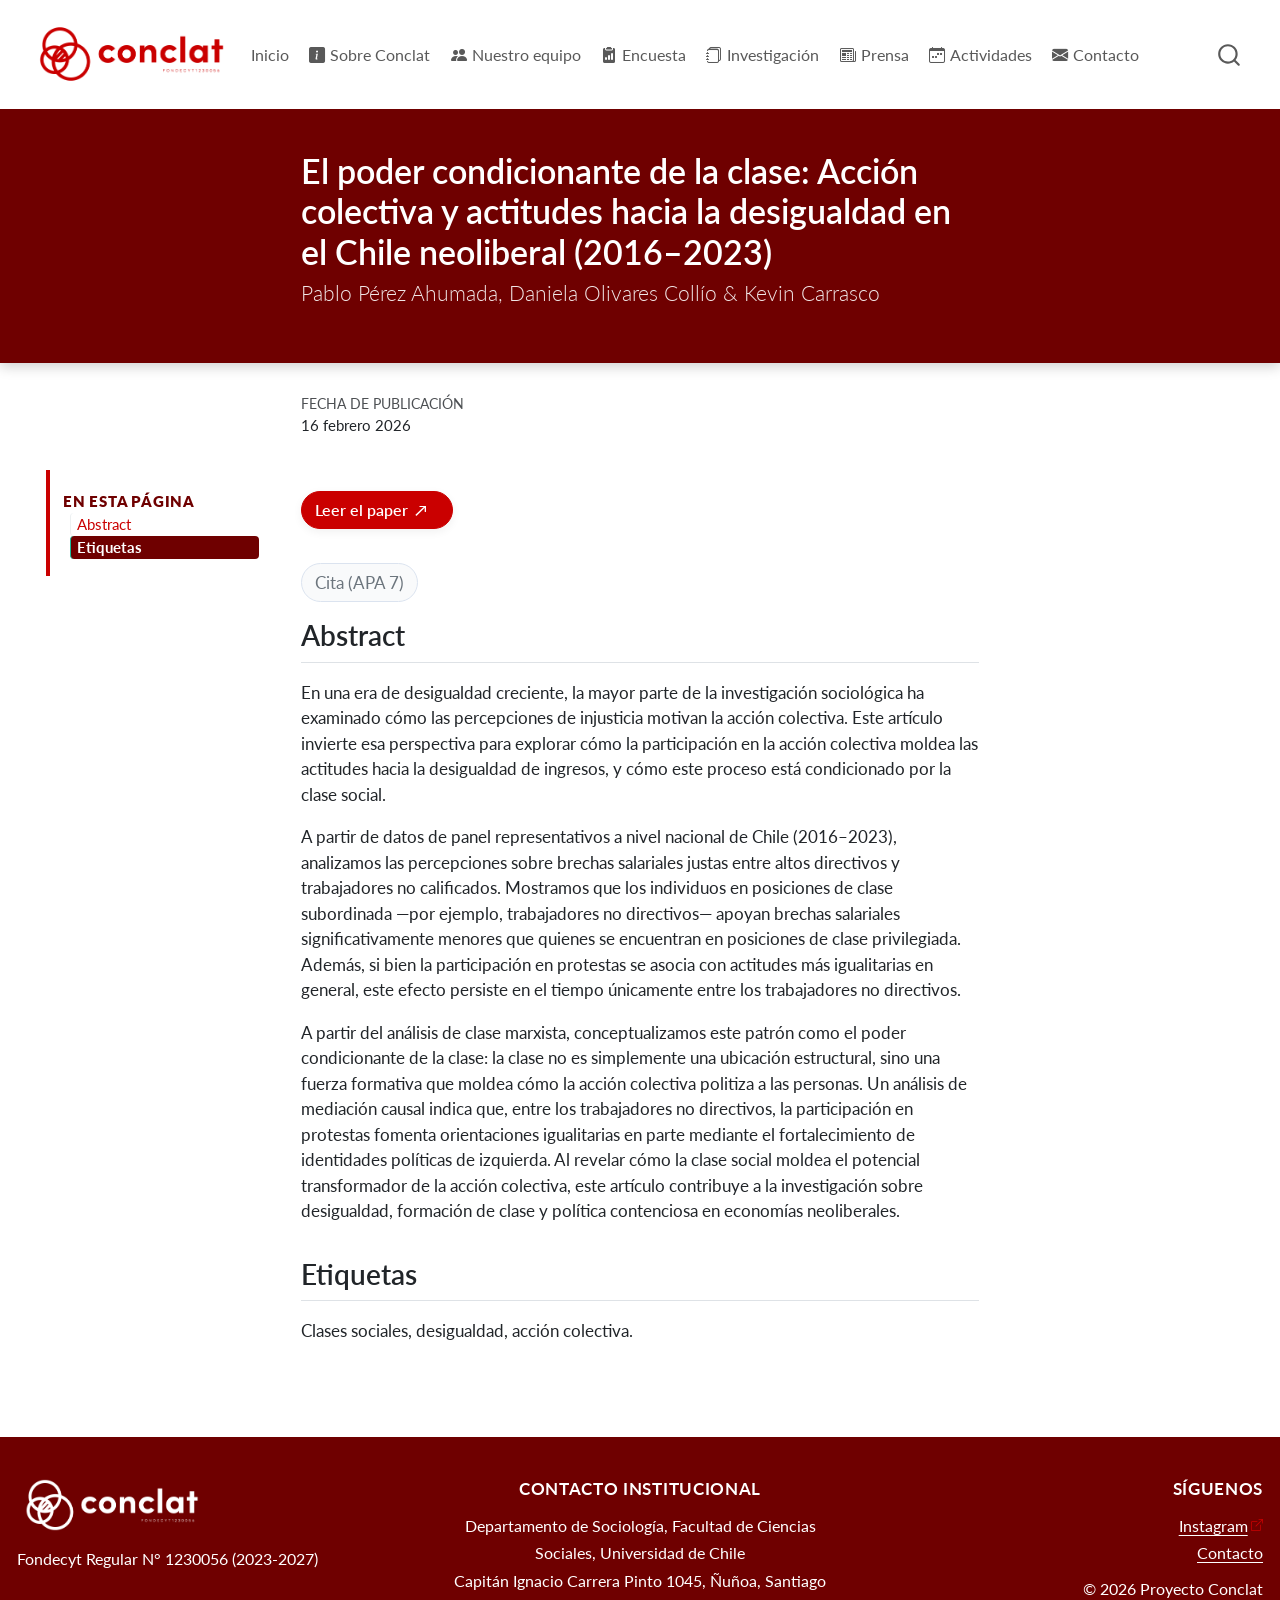
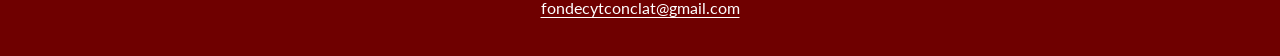
<file: docs/investigacion/posts/2026-02-16-perez-olivares-carrasco/index.html>
<!DOCTYPE html>
<html xmlns="http://www.w3.org/1999/xhtml" lang="es" xml:lang="es"><head>

<meta charset="utf-8">
<meta name="generator" content="quarto-1.9.37">

<meta name="viewport" content="width=device-width, initial-scale=1.0, user-scalable=yes">


<title>El poder condicionante de la clase: Acción colectiva y actitudes hacia la desigualdad en el Chile neoliberal (2016–2023) – Conclat</title>
<style>
/* Default styles provided by pandoc.
** See https://pandoc.org/MANUAL.html#variables-for-html for config info.
*/
code{white-space: pre-wrap;}
span.smallcaps{font-variant: small-caps;}
div.columns{display: flex; gap: min(4vw, 1.5em);}
div.column{flex: auto; overflow-x: auto;}
div.hanging-indent{margin-left: 1.5em; text-indent: -1.5em;}
ul.task-list{list-style: none;}
ul.task-list li input[type="checkbox"] {
  width: 0.8em;
  margin: 0 0.8em 0.2em -1em; /* quarto-specific, see https://github.com/quarto-dev/quarto-cli/issues/4556 */ 
  vertical-align: middle;
}
</style>


<script src="../../../site_libs/quarto-nav/quarto-nav.js"></script>
<script src="../../../site_libs/quarto-nav/headroom.min.js"></script>
<script src="../../../site_libs/clipboard/clipboard.min.js"></script>
<script src="../../../site_libs/quarto-search/autocomplete.umd.js"></script>
<script src="../../../site_libs/quarto-search/fuse.min.js"></script>
<script src="../../../site_libs/quarto-search/quarto-search.js"></script>
<meta name="quarto:offset" content="../../../">
<link href="../../../resources/img/conclat_logo_principal_rojo.png" rel="icon" type="image/png">
<script src="../../../site_libs/quarto-html/quarto.js" type="module"></script>
<script src="../../../site_libs/quarto-html/tabsets/tabsets.js" type="module"></script>
<script src="../../../site_libs/quarto-html/popper.min.js"></script>
<script src="../../../site_libs/quarto-html/tippy.umd.min.js"></script>
<script src="../../../site_libs/quarto-html/anchor.min.js"></script>
<link href="../../../site_libs/quarto-html/tippy.css" rel="stylesheet">
<link href="../../../site_libs/quarto-html/quarto-syntax-highlighting-7f8f88aac4f3542376d5c11b86a4c14d.css" rel="stylesheet" id="quarto-text-highlighting-styles">
<script src="../../../site_libs/bootstrap/bootstrap.min.js"></script>
<link href="../../../site_libs/bootstrap/bootstrap-icons.css" rel="stylesheet">
<link href="../../../site_libs/bootstrap/bootstrap-57b0930abbd3c9d5219dd1c85d935c33.min.css" rel="stylesheet" append-hash="true" id="quarto-bootstrap" data-mode="light">
<script id="quarto-search-options" type="application/json">{
  "location": "navbar",
  "copy-button": false,
  "collapse-after": 3,
  "panel-placement": "end",
  "type": "overlay",
  "limit": 50,
  "keyboard-shortcut": [
    "f",
    "/",
    "s"
  ],
  "show-item-context": false,
  "language": {
    "search-no-results-text": "No se han encontrado resultados",
    "search-matching-documents-text": "documentos encontrados",
    "search-copy-link-title": "Copiar el enlace en la búsqueda",
    "search-hide-matches-text": "Ocultar resultados adicionales",
    "search-more-match-text": "resultado adicional en este documento",
    "search-more-matches-text": "resultados adicionales en este documento",
    "search-clear-button-title": "Borrar",
    "search-text-placeholder": "",
    "search-detached-cancel-button-title": "Cancelar",
    "search-submit-button-title": "Enviar",
    "search-label": "Buscar"
  }
}</script>
<style>html{ scroll-behavior: smooth; }</style>
<style>

      .quarto-title-block .quarto-title-banner h1,
      .quarto-title-block .quarto-title-banner h2,
      .quarto-title-block .quarto-title-banner h3,
      .quarto-title-block .quarto-title-banner h4,
      .quarto-title-block .quarto-title-banner h5,
      .quarto-title-block .quarto-title-banner h6
      {
        color: white;
      }

      .quarto-title-block .quarto-title-banner {
        color: white;
background: #6f0000;
      }
</style>


<link rel="stylesheet" href="../../../styles.css">
</head>

<body class="floating nav-fixed quarto-light">

<div id="quarto-search-results"></div>
  <header id="quarto-header" class="headroom fixed-top quarto-banner">
    <nav class="navbar navbar-expand-lg " data-bs-theme="dark">
      <div class="navbar-container container-fluid">
      <div class="navbar-brand-container mx-auto">
    <a href="../../../index.html" class="navbar-brand navbar-brand-logo">
    <img src="../../../resources/img/conclat_ID_principal_rojo.png" alt="" class="navbar-logo light-content">
    <img src="../../../resources/img/conclat_ID_principal_rojo.png" alt="" class="navbar-logo dark-content">
    </a>
  </div>
            <div id="quarto-search" class="" title="Buscar"></div>
          <button class="navbar-toggler" type="button" data-bs-toggle="collapse" data-bs-target="#navbarCollapse" aria-controls="navbarCollapse" role="menu" aria-expanded="false" aria-label="Navegación de palanca" onclick="if (window.quartoToggleHeadroom) { window.quartoToggleHeadroom(); }">
  <span class="navbar-toggler-icon"></span>
</button>
          <div class="collapse navbar-collapse" id="navbarCollapse">
            <ul class="navbar-nav navbar-nav-scroll me-auto">
  <li class="nav-item">
    <a class="nav-link" href="../../../index.html"> 
<span class="menu-text">Inicio</span></a>
  </li>  
  <li class="nav-item">
    <a class="nav-link" href="../../../informacion/01-sobre.html"> <i class="bi bi-info-square-fill" role="img">
</i> 
<span class="menu-text">Sobre Conclat</span></a>
  </li>  
  <li class="nav-item">
    <a class="nav-link" href="../../../nosotros/nosotros.html"> <i class="bi bi-people-fill" role="img">
</i> 
<span class="menu-text">Nuestro equipo</span></a>
  </li>  
  <li class="nav-item">
    <a class="nav-link" href="../../../encuesta/encuesta.html"> <i class="bi bi-clipboard2-data-fill" role="img">
</i> 
<span class="menu-text">Encuesta</span></a>
  </li>  
  <li class="nav-item">
    <a class="nav-link" href="../../../investigacion/investigacion.html"> <i class="bi bi-journals" role="img">
</i> 
<span class="menu-text">Investigación</span></a>
  </li>  
  <li class="nav-item">
    <a class="nav-link" href="../../../prensa/prensa.html"> <i class="bi bi-newspaper" role="img">
</i> 
<span class="menu-text">Prensa</span></a>
  </li>  
  <li class="nav-item">
    <a class="nav-link" href="../../../actividades/actividades.html"> <i class="bi bi-calendar-week" role="img">
</i> 
<span class="menu-text">Actividades</span></a>
  </li>  
  <li class="nav-item">
    <a class="nav-link" href="../../../contacto/contacto.html"> <i class="bi bi-envelope-fill" role="img">
</i> 
<span class="menu-text">Contacto</span></a>
  </li>  
</ul>
          </div> <!-- /navcollapse -->
            <div class="quarto-navbar-tools">
</div>
      </div> <!-- /container-fluid -->
    </nav>
</header>
<!-- content -->
<header id="title-block-header" class="quarto-title-block default toc-left page-columns page-full">
  <div class="quarto-title-banner page-columns page-full">
    <div class="quarto-title column-body">
      <h1 class="title">El poder condicionante de la clase: Acción colectiva y actitudes hacia la desigualdad en el Chile neoliberal (2016–2023)</h1>
            <p class="subtitle lead">Pablo Pérez Ahumada, Daniela Olivares Collío &amp; Kevin Carrasco</p>
                                    </div>
  </div>
    
  
  <div class="quarto-title-meta">

      
      <div>
      <div class="quarto-title-meta-heading">Fecha de publicación</div>
      <div class="quarto-title-meta-contents">
        <p class="date">16 febrero 2026</p>
      </div>
    </div>
    
      
    </div>
    
  
  </header><div id="quarto-content" class="quarto-container page-columns page-rows-contents page-layout-article page-navbar">
<!-- sidebar -->
  <nav id="quarto-sidebar" class="sidebar collapse collapse-horizontal quarto-sidebar-collapse-item sidebar-navigation floating overflow-auto">
    <nav id="TOC" role="doc-toc" class="toc-active">
    <h2 id="toc-title">En esta página</h2>
   
  <ul>
  <li><a href="#abstract" id="toc-abstract" class="nav-link active" data-scroll-target="#abstract">Abstract</a></li>
  <li><a href="#etiquetas" id="toc-etiquetas" class="nav-link" data-scroll-target="#etiquetas">Etiquetas</a></li>
  </ul>
</nav>
</nav>
<div id="quarto-sidebar-glass" class="quarto-sidebar-collapse-item" data-bs-toggle="collapse" data-bs-target=".quarto-sidebar-collapse-item"></div>
<!-- margin-sidebar -->
    <div id="quarto-margin-sidebar" class="sidebar margin-sidebar zindex-bottom">
    </div>
<!-- main -->
<main class="content quarto-banner-title-block" id="quarto-document-content">





<div class="top-cta">
<p><a class="btn btn-sm btn-primary" href="https://doi.org/10.1177/08969205261417585" target="_blank" rel="noopener">Leer el paper</a></p>
</div>
<details class="details-btn">
<summary>
<span class="summary-chip">Cita (APA 7)</span>
</summary>
<p class="apa-ref">
<strong>Pérez-Ahumada, P., Olivares-Collío, D., &amp; Carrasco, K. </strong> (2026). <em>The conditioning power of class: Collective action and attitudes toward inequality in neoliberal Chile (2016–2023). </em> <em>Critical Sociology</em>, 0(0). https://doi.org/10.1177/08969205261417585
</p>
</details>
<section id="abstract" class="level2">
<h2 class="anchored" data-anchor-id="abstract">Abstract</h2>
<p>En una era de desigualdad creciente, la mayor parte de la investigación sociológica ha examinado cómo las percepciones de injusticia motivan la acción colectiva. Este artículo invierte esa perspectiva para explorar cómo la participación en la acción colectiva moldea las actitudes hacia la desigualdad de ingresos, y cómo este proceso está condicionado por la clase social.</p>
<p>A partir de datos de panel representativos a nivel nacional de Chile (2016–2023), analizamos las percepciones sobre brechas salariales justas entre altos directivos y trabajadores no calificados. Mostramos que los individuos en posiciones de clase subordinada —por ejemplo, trabajadores no directivos— apoyan brechas salariales significativamente menores que quienes se encuentran en posiciones de clase privilegiada. Además, si bien la participación en protestas se asocia con actitudes más igualitarias en general, este efecto persiste en el tiempo únicamente entre los trabajadores no directivos.</p>
<p>A partir del análisis de clase marxista, conceptualizamos este patrón como el poder condicionante de la clase: la clase no es simplemente una ubicación estructural, sino una fuerza formativa que moldea cómo la acción colectiva politiza a las personas. Un análisis de mediación causal indica que, entre los trabajadores no directivos, la participación en protestas fomenta orientaciones igualitarias en parte mediante el fortalecimiento de identidades políticas de izquierda. Al revelar cómo la clase social moldea el potencial transformador de la acción colectiva, este artículo contribuye a la investigación sobre desigualdad, formación de clase y política contenciosa en economías neoliberales.</p>
</section>
<section id="etiquetas" class="level2">
<h2 class="anchored" data-anchor-id="etiquetas">Etiquetas</h2>
<p>Clases sociales, desigualdad, acción colectiva.</p>


</section>

</main> <!-- /main -->
<script id="quarto-html-after-body" type="application/javascript">
  window.document.addEventListener("DOMContentLoaded", function (event) {
    const icon = "";
    const anchorJS = new window.AnchorJS();
    anchorJS.options = {
      placement: 'right',
      icon: icon
    };
    anchorJS.add('.anchored');
    const isCodeAnnotation = (el) => {
      for (const clz of el.classList) {
        if (clz.startsWith('code-annotation-')) {                     
          return true;
        }
      }
      return false;
    }
    const onCopySuccess = function(e) {
      // button target
      const button = e.trigger;
      // don't keep focus
      button.blur();
      // flash "checked"
      button.classList.add('code-copy-button-checked');
      var currentTitle = button.getAttribute("title");
      button.setAttribute("title", "Copiado");
      let tooltip;
      if (window.bootstrap) {
        button.setAttribute("data-bs-toggle", "tooltip");
        button.setAttribute("data-bs-placement", "left");
        button.setAttribute("data-bs-title", "Copiado");
        tooltip = new bootstrap.Tooltip(button, 
          { trigger: "manual", 
            customClass: "code-copy-button-tooltip",
            offset: [0, -8]});
        tooltip.show();    
      }
      setTimeout(function() {
        if (tooltip) {
          tooltip.hide();
          button.removeAttribute("data-bs-title");
          button.removeAttribute("data-bs-toggle");
          button.removeAttribute("data-bs-placement");
        }
        button.setAttribute("title", currentTitle);
        button.classList.remove('code-copy-button-checked');
      }, 1000);
      // clear code selection
      e.clearSelection();
    }
    const getTextToCopy = function(trigger) {
      const outerScaffold = trigger.parentElement.cloneNode(true);
      const codeEl = outerScaffold.querySelector('code');
      for (const childEl of codeEl.children) {
        if (isCodeAnnotation(childEl)) {
          childEl.remove();
        }
      }
      return codeEl.innerText;
    }
    const clipboard = new window.ClipboardJS('.code-copy-button:not([data-in-quarto-modal])', {
      text: getTextToCopy
    });
    clipboard.on('success', onCopySuccess);
    if (window.document.getElementById('quarto-embedded-source-code-modal')) {
      const clipboardModal = new window.ClipboardJS('.code-copy-button[data-in-quarto-modal]', {
        text: getTextToCopy,
        container: window.document.getElementById('quarto-embedded-source-code-modal')
      });
      clipboardModal.on('success', onCopySuccess);
    }
      var localhostRegex = new RegExp(/^(?:http|https):\/\/localhost\:?[0-9]*\//);
      var mailtoRegex = new RegExp(/^mailto:/);
        var filterRegex = new RegExp('/' + window.location.host + '/');
      var isInternal = (href) => {
          return filterRegex.test(href) || localhostRegex.test(href) || mailtoRegex.test(href);
      }
      // Inspect non-navigation links and adorn them if external
     var links = window.document.querySelectorAll('a[href]:not(.nav-link):not(.navbar-brand):not(.toc-action):not(.sidebar-link):not(.sidebar-item-toggle):not(.pagination-link):not(.no-external):not([aria-hidden]):not(.dropdown-item):not(.quarto-navigation-tool):not(.about-link)');
      for (var i=0; i<links.length; i++) {
        const link = links[i];
        if (!isInternal(link.href)) {
          // undo the damage that might have been done by quarto-nav.js in the case of
          // links that we want to consider external
          if (link.dataset.originalHref !== undefined) {
            link.href = link.dataset.originalHref;
          }
            // target, if specified
            link.setAttribute("target", "_blank");
            if (link.getAttribute("rel") === null) {
              link.setAttribute("rel", "noopener");
            }
            // default icon
            link.classList.add("external");
        }
      }
    function tippyHover(el, contentFn, onTriggerFn, onUntriggerFn) {
      const config = {
        allowHTML: true,
        maxWidth: 500,
        delay: 100,
        arrow: false,
        appendTo: function(el) {
            return el.parentElement;
        },
        interactive: true,
        interactiveBorder: 10,
        theme: 'quarto',
        placement: 'bottom-start',
      };
      if (contentFn) {
        config.content = contentFn;
      }
      if (onTriggerFn) {
        config.onTrigger = onTriggerFn;
      }
      if (onUntriggerFn) {
        config.onUntrigger = onUntriggerFn;
      }
      window.tippy(el, config); 
    }
    const noterefs = window.document.querySelectorAll('a[role="doc-noteref"]');
    for (var i=0; i<noterefs.length; i++) {
      const ref = noterefs[i];
      tippyHover(ref, function() {
        // use id or data attribute instead here
        let href = ref.getAttribute('data-footnote-href') || ref.getAttribute('href');
        try { href = new URL(href).hash; } catch {}
        const id = href.replace(/^#\/?/, "");
        const note = window.document.getElementById(id);
        if (note) {
          return note.innerHTML;
        } else {
          return "";
        }
      });
    }
    const xrefs = window.document.querySelectorAll('a.quarto-xref');
    const processXRef = (id, note) => {
      // Strip column container classes
      const stripColumnClz = (el) => {
        el.classList.remove("page-full", "page-columns");
        if (el.children) {
          for (const child of el.children) {
            stripColumnClz(child);
          }
        }
      }
      stripColumnClz(note)
      if (id === null || id.startsWith('sec-')) {
        // Special case sections, only their first couple elements
        const container = document.createElement("div");
        if (note.children && note.children.length > 2) {
          container.appendChild(note.children[0].cloneNode(true));
          for (let i = 1; i < note.children.length; i++) {
            const child = note.children[i];
            if (child.tagName === "P" && child.innerText === "") {
              continue;
            } else {
              container.appendChild(child.cloneNode(true));
              break;
            }
          }
          if (window.Quarto?.typesetMath) {
            window.Quarto.typesetMath(container);
          }
          return container.innerHTML
        } else {
          if (window.Quarto?.typesetMath) {
            window.Quarto.typesetMath(note);
          }
          return note.innerHTML;
        }
      } else {
        // Remove any anchor links if they are present
        const anchorLink = note.querySelector('a.anchorjs-link');
        if (anchorLink) {
          anchorLink.remove();
        }
        if (window.Quarto?.typesetMath) {
          window.Quarto.typesetMath(note);
        }
        if (note.classList.contains("callout")) {
          return note.outerHTML;
        } else {
          return note.innerHTML;
        }
      }
    }
    for (var i=0; i<xrefs.length; i++) {
      const xref = xrefs[i];
      tippyHover(xref, undefined, function(instance) {
        instance.disable();
        let url = xref.getAttribute('href');
        let hash = undefined; 
        if (url.startsWith('#')) {
          hash = url;
        } else {
          try { hash = new URL(url).hash; } catch {}
        }
        if (hash) {
          const id = hash.replace(/^#\/?/, "");
          const note = window.document.getElementById(id);
          if (note !== null) {
            try {
              const html = processXRef(id, note.cloneNode(true));
              instance.setContent(html);
            } finally {
              instance.enable();
              instance.show();
            }
          } else {
            // See if we can fetch this
            fetch(url.split('#')[0])
            .then(res => res.text())
            .then(html => {
              const parser = new DOMParser();
              const htmlDoc = parser.parseFromString(html, "text/html");
              const note = htmlDoc.getElementById(id);
              if (note !== null) {
                const html = processXRef(id, note);
                instance.setContent(html);
              } 
            }).finally(() => {
              instance.enable();
              instance.show();
            });
          }
        } else {
          // See if we can fetch a full url (with no hash to target)
          // This is a special case and we should probably do some content thinning / targeting
          fetch(url)
          .then(res => res.text())
          .then(html => {
            const parser = new DOMParser();
            const htmlDoc = parser.parseFromString(html, "text/html");
            const note = htmlDoc.querySelector('main.content');
            if (note !== null) {
              // This should only happen for chapter cross references
              // (since there is no id in the URL)
              // remove the first header
              if (note.children.length > 0 && note.children[0].tagName === "HEADER") {
                note.children[0].remove();
              }
              const html = processXRef(null, note);
              instance.setContent(html);
            } 
          }).finally(() => {
            instance.enable();
            instance.show();
          });
        }
      }, function(instance) {
      });
    }
        let selectedAnnoteEl;
        const selectorForAnnotation = ( cell, annotation) => {
          let cellAttr = 'data-code-cell="' + cell + '"';
          let lineAttr = 'data-code-annotation="' +  annotation + '"';
          const selector = 'span[' + cellAttr + '][' + lineAttr + ']';
          return selector;
        }
        const selectCodeLines = (annoteEl) => {
          const doc = window.document;
          const targetCell = annoteEl.getAttribute("data-target-cell");
          const targetAnnotation = annoteEl.getAttribute("data-target-annotation");
          const annoteSpan = window.document.querySelector(selectorForAnnotation(targetCell, targetAnnotation));
          const lines = annoteSpan.getAttribute("data-code-lines").split(",");
          const lineIds = lines.map((line) => {
            return targetCell + "-" + line;
          })
          let top = null;
          let height = null;
          let parent = null;
          if (lineIds.length > 0) {
              //compute the position of the single el (top and bottom and make a div)
              const el = window.document.getElementById(lineIds[0]);
              top = el.offsetTop;
              height = el.offsetHeight;
              parent = el.parentElement.parentElement;
            if (lineIds.length > 1) {
              const lastEl = window.document.getElementById(lineIds[lineIds.length - 1]);
              const bottom = lastEl.offsetTop + lastEl.offsetHeight;
              height = bottom - top;
            }
            if (top !== null && height !== null && parent !== null) {
              // cook up a div (if necessary) and position it 
              let div = window.document.getElementById("code-annotation-line-highlight");
              if (div === null) {
                div = window.document.createElement("div");
                div.setAttribute("id", "code-annotation-line-highlight");
                div.style.position = 'absolute';
                parent.appendChild(div);
              }
              div.style.top = top - 2 + "px";
              div.style.height = height + 4 + "px";
              div.style.left = 0;
              let gutterDiv = window.document.getElementById("code-annotation-line-highlight-gutter");
              if (gutterDiv === null) {
                gutterDiv = window.document.createElement("div");
                gutterDiv.setAttribute("id", "code-annotation-line-highlight-gutter");
                gutterDiv.style.position = 'absolute';
                const codeCell = window.document.getElementById(targetCell);
                const gutter = codeCell.querySelector('.code-annotation-gutter');
                gutter.appendChild(gutterDiv);
              }
              gutterDiv.style.top = top - 2 + "px";
              gutterDiv.style.height = height + 4 + "px";
            }
            selectedAnnoteEl = annoteEl;
          }
        };
        const unselectCodeLines = () => {
          const elementsIds = ["code-annotation-line-highlight", "code-annotation-line-highlight-gutter"];
          elementsIds.forEach((elId) => {
            const div = window.document.getElementById(elId);
            if (div) {
              div.remove();
            }
          });
          selectedAnnoteEl = undefined;
        };
          // Handle positioning of the toggle
      window.addEventListener(
        "resize",
        throttle(() => {
          elRect = undefined;
          if (selectedAnnoteEl) {
            selectCodeLines(selectedAnnoteEl);
          }
        }, 10)
      );
      function throttle(fn, ms) {
      let throttle = false;
      let timer;
        return (...args) => {
          if(!throttle) { // first call gets through
              fn.apply(this, args);
              throttle = true;
          } else { // all the others get throttled
              if(timer) clearTimeout(timer); // cancel #2
              timer = setTimeout(() => {
                fn.apply(this, args);
                timer = throttle = false;
              }, ms);
          }
        };
      }
        // Attach click handler to the DT
        const annoteDls = window.document.querySelectorAll('dt[data-target-cell]');
        for (const annoteDlNode of annoteDls) {
          annoteDlNode.addEventListener('click', (event) => {
            const clickedEl = event.target;
            if (clickedEl !== selectedAnnoteEl) {
              unselectCodeLines();
              const activeEl = window.document.querySelector('dt[data-target-cell].code-annotation-active');
              if (activeEl) {
                activeEl.classList.remove('code-annotation-active');
              }
              selectCodeLines(clickedEl);
              clickedEl.classList.add('code-annotation-active');
            } else {
              // Unselect the line
              unselectCodeLines();
              clickedEl.classList.remove('code-annotation-active');
            }
          });
        }
    const findCites = (el) => {
      const parentEl = el.parentElement;
      if (parentEl) {
        const cites = parentEl.dataset.cites;
        if (cites) {
          return {
            el,
            cites: cites.split(' ')
          };
        } else {
          return findCites(el.parentElement)
        }
      } else {
        return undefined;
      }
    };
    var bibliorefs = window.document.querySelectorAll('a[role="doc-biblioref"]');
    for (var i=0; i<bibliorefs.length; i++) {
      const ref = bibliorefs[i];
      const citeInfo = findCites(ref);
      if (citeInfo) {
        tippyHover(citeInfo.el, function() {
          var popup = window.document.createElement('div');
          citeInfo.cites.forEach(function(cite) {
            var citeDiv = window.document.createElement('div');
            citeDiv.classList.add('hanging-indent');
            citeDiv.classList.add('csl-entry');
            var biblioDiv = window.document.getElementById('ref-' + cite);
            if (biblioDiv) {
              citeDiv.innerHTML = biblioDiv.innerHTML;
            }
            popup.appendChild(citeDiv);
          });
          return popup.innerHTML;
        });
      }
    }
  });
  </script>
</div> <!-- /content -->
<footer class="footer">
  <div class="nav-footer">
    <div class="nav-footer-left">
<p><span class="footer-logo" role="img" aria-label="Conclat"></span></p>
<p>Fondecyt Regular N° 1230056 (2023-2027)</p>
</div>   
    <div class="nav-footer-center">
<p><strong>Contacto institucional</strong></p>
<p>Departamento de Sociología, Facultad de Ciencias Sociales, Universidad de Chile<br>
Capitán Ignacio Carrera Pinto 1045, Ñuñoa, Santiago<br>
<a href="mailto:fondecytconclat@gmail.com">fondecytconclat@gmail.com</a></p>
</div>
    <div class="nav-footer-right">
<p><strong>Síguenos</strong></p>
<p><a href="https://www.instagram.com/proyecto.conclat/" target="_blank">Instagram</a><br>
<a href="../../../contacto/contacto.html">Contacto</a></p>
<p>© 2026 Proyecto Conclat</p>
</div>
  </div>
</footer>




<script src="../../../site_libs/quarto-html/zenscroll-min.js"></script>
</body></html>
</file>
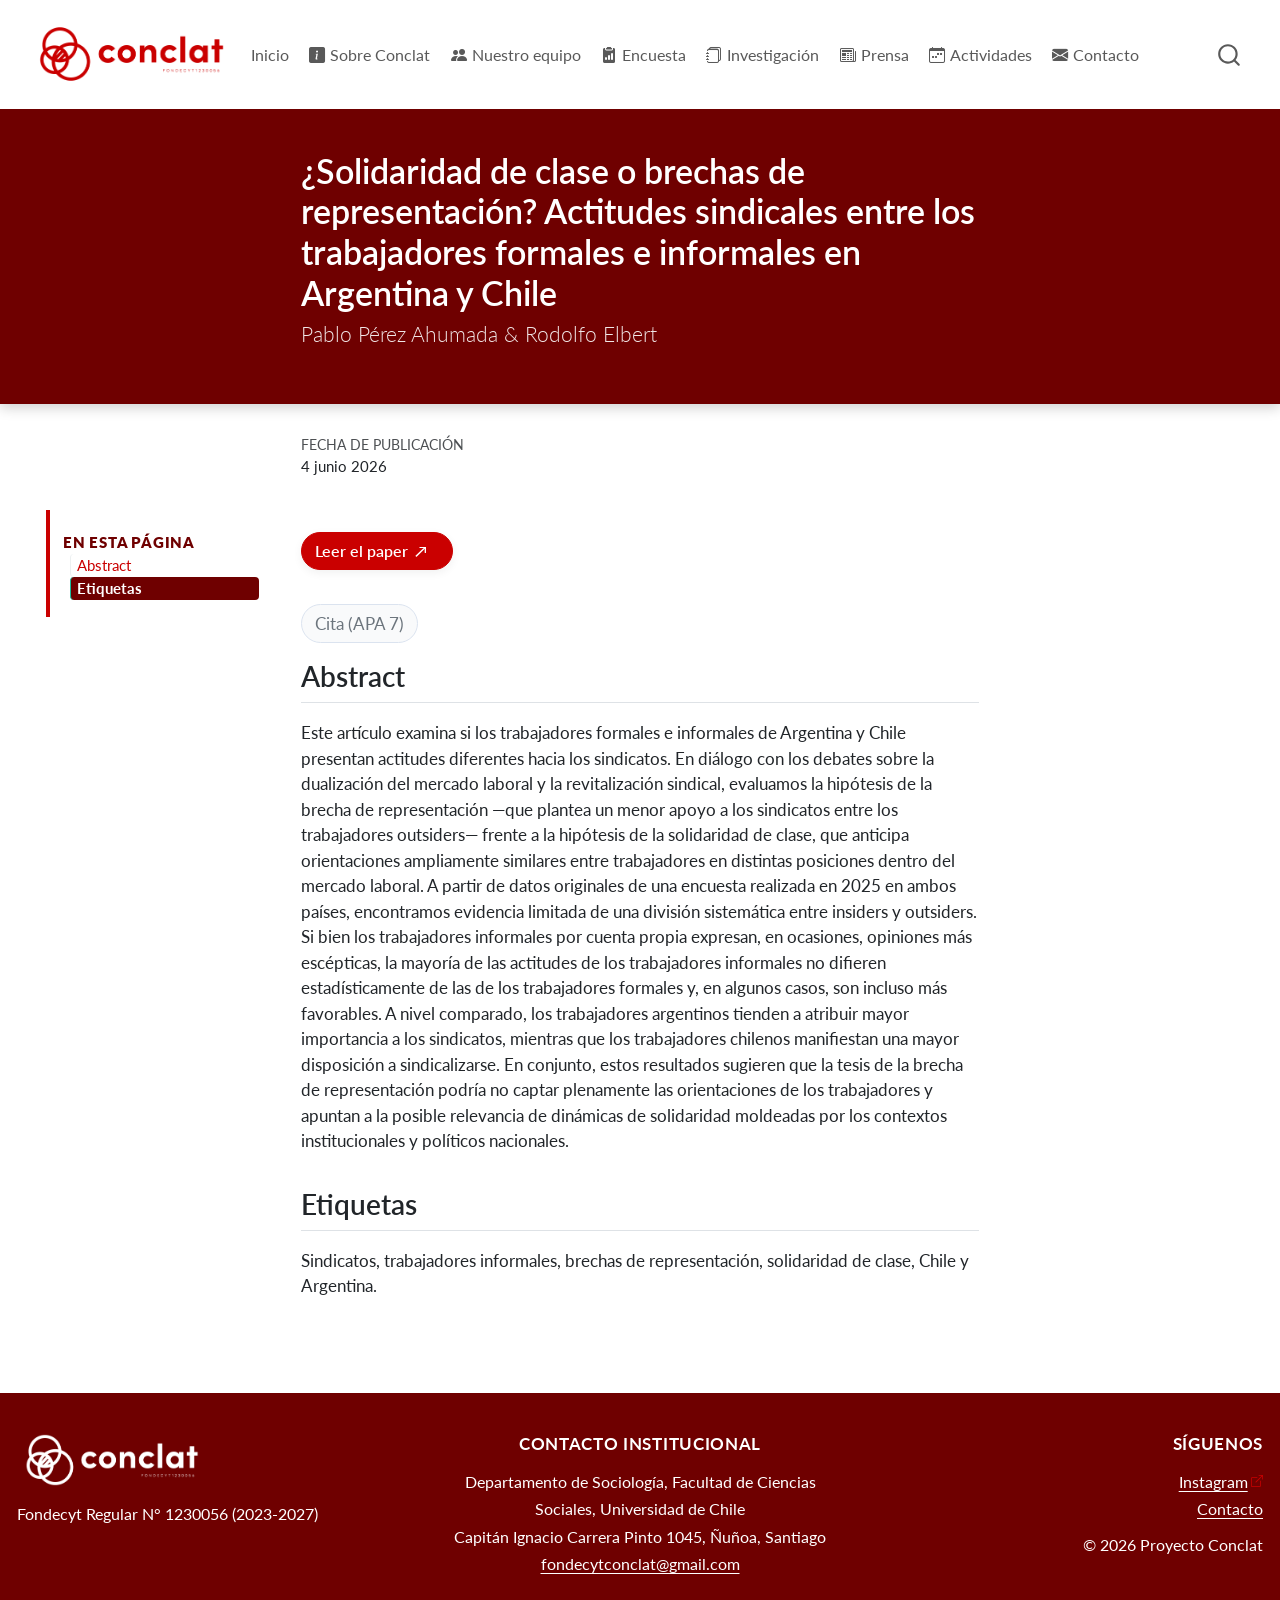
<file: docs/investigacion/posts/2026-06-04-perez-elbert/index.html>
<!DOCTYPE html>
<html xmlns="http://www.w3.org/1999/xhtml" lang="es" xml:lang="es"><head>

<meta charset="utf-8">
<meta name="generator" content="quarto-1.9.37">

<meta name="viewport" content="width=device-width, initial-scale=1.0, user-scalable=yes">


<title>¿Solidaridad de clase o brechas de representación? Actitudes sindicales entre los trabajadores formales e informales en Argentina y Chile – Conclat</title>
<style>
/* Default styles provided by pandoc.
** See https://pandoc.org/MANUAL.html#variables-for-html for config info.
*/
code{white-space: pre-wrap;}
span.smallcaps{font-variant: small-caps;}
div.columns{display: flex; gap: min(4vw, 1.5em);}
div.column{flex: auto; overflow-x: auto;}
div.hanging-indent{margin-left: 1.5em; text-indent: -1.5em;}
ul.task-list{list-style: none;}
ul.task-list li input[type="checkbox"] {
  width: 0.8em;
  margin: 0 0.8em 0.2em -1em; /* quarto-specific, see https://github.com/quarto-dev/quarto-cli/issues/4556 */ 
  vertical-align: middle;
}
</style>


<script src="../../../site_libs/quarto-nav/quarto-nav.js"></script>
<script src="../../../site_libs/quarto-nav/headroom.min.js"></script>
<script src="../../../site_libs/clipboard/clipboard.min.js"></script>
<script src="../../../site_libs/quarto-search/autocomplete.umd.js"></script>
<script src="../../../site_libs/quarto-search/fuse.min.js"></script>
<script src="../../../site_libs/quarto-search/quarto-search.js"></script>
<meta name="quarto:offset" content="../../../">
<link href="../../../resources/img/conclat_logo_principal_rojo.png" rel="icon" type="image/png">
<script src="../../../site_libs/quarto-html/quarto.js" type="module"></script>
<script src="../../../site_libs/quarto-html/tabsets/tabsets.js" type="module"></script>
<script src="../../../site_libs/quarto-html/popper.min.js"></script>
<script src="../../../site_libs/quarto-html/tippy.umd.min.js"></script>
<script src="../../../site_libs/quarto-html/anchor.min.js"></script>
<link href="../../../site_libs/quarto-html/tippy.css" rel="stylesheet">
<link href="../../../site_libs/quarto-html/quarto-syntax-highlighting-7f8f88aac4f3542376d5c11b86a4c14d.css" rel="stylesheet" id="quarto-text-highlighting-styles">
<script src="../../../site_libs/bootstrap/bootstrap.min.js"></script>
<link href="../../../site_libs/bootstrap/bootstrap-icons.css" rel="stylesheet">
<link href="../../../site_libs/bootstrap/bootstrap-57b0930abbd3c9d5219dd1c85d935c33.min.css" rel="stylesheet" append-hash="true" id="quarto-bootstrap" data-mode="light">
<script id="quarto-search-options" type="application/json">{
  "location": "navbar",
  "copy-button": false,
  "collapse-after": 3,
  "panel-placement": "end",
  "type": "overlay",
  "limit": 50,
  "keyboard-shortcut": [
    "f",
    "/",
    "s"
  ],
  "show-item-context": false,
  "language": {
    "search-no-results-text": "No se han encontrado resultados",
    "search-matching-documents-text": "documentos encontrados",
    "search-copy-link-title": "Copiar el enlace en la búsqueda",
    "search-hide-matches-text": "Ocultar resultados adicionales",
    "search-more-match-text": "resultado adicional en este documento",
    "search-more-matches-text": "resultados adicionales en este documento",
    "search-clear-button-title": "Borrar",
    "search-text-placeholder": "",
    "search-detached-cancel-button-title": "Cancelar",
    "search-submit-button-title": "Enviar",
    "search-label": "Buscar"
  }
}</script>
<style>html{ scroll-behavior: smooth; }</style>
<style>

      .quarto-title-block .quarto-title-banner h1,
      .quarto-title-block .quarto-title-banner h2,
      .quarto-title-block .quarto-title-banner h3,
      .quarto-title-block .quarto-title-banner h4,
      .quarto-title-block .quarto-title-banner h5,
      .quarto-title-block .quarto-title-banner h6
      {
        color: white;
      }

      .quarto-title-block .quarto-title-banner {
        color: white;
background: #6f0000;
      }
</style>


<link rel="stylesheet" href="../../../styles.css">
</head>

<body class="floating nav-fixed quarto-light">

<div id="quarto-search-results"></div>
  <header id="quarto-header" class="headroom fixed-top quarto-banner">
    <nav class="navbar navbar-expand-lg " data-bs-theme="dark">
      <div class="navbar-container container-fluid">
      <div class="navbar-brand-container mx-auto">
    <a href="../../../index.html" class="navbar-brand navbar-brand-logo">
    <img src="../../../resources/img/conclat_ID_principal_rojo.png" alt="" class="navbar-logo light-content">
    <img src="../../../resources/img/conclat_ID_principal_rojo.png" alt="" class="navbar-logo dark-content">
    </a>
  </div>
            <div id="quarto-search" class="" title="Buscar"></div>
          <button class="navbar-toggler" type="button" data-bs-toggle="collapse" data-bs-target="#navbarCollapse" aria-controls="navbarCollapse" role="menu" aria-expanded="false" aria-label="Navegación de palanca" onclick="if (window.quartoToggleHeadroom) { window.quartoToggleHeadroom(); }">
  <span class="navbar-toggler-icon"></span>
</button>
          <div class="collapse navbar-collapse" id="navbarCollapse">
            <ul class="navbar-nav navbar-nav-scroll me-auto">
  <li class="nav-item">
    <a class="nav-link" href="../../../index.html"> 
<span class="menu-text">Inicio</span></a>
  </li>  
  <li class="nav-item">
    <a class="nav-link" href="../../../informacion/01-sobre.html"> <i class="bi bi-info-square-fill" role="img">
</i> 
<span class="menu-text">Sobre Conclat</span></a>
  </li>  
  <li class="nav-item">
    <a class="nav-link" href="../../../nosotros/nosotros.html"> <i class="bi bi-people-fill" role="img">
</i> 
<span class="menu-text">Nuestro equipo</span></a>
  </li>  
  <li class="nav-item">
    <a class="nav-link" href="../../../encuesta/encuesta.html"> <i class="bi bi-clipboard2-data-fill" role="img">
</i> 
<span class="menu-text">Encuesta</span></a>
  </li>  
  <li class="nav-item">
    <a class="nav-link" href="../../../investigacion/investigacion.html"> <i class="bi bi-journals" role="img">
</i> 
<span class="menu-text">Investigación</span></a>
  </li>  
  <li class="nav-item">
    <a class="nav-link" href="../../../prensa/prensa.html"> <i class="bi bi-newspaper" role="img">
</i> 
<span class="menu-text">Prensa</span></a>
  </li>  
  <li class="nav-item">
    <a class="nav-link" href="../../../actividades/actividades.html"> <i class="bi bi-calendar-week" role="img">
</i> 
<span class="menu-text">Actividades</span></a>
  </li>  
  <li class="nav-item">
    <a class="nav-link" href="../../../contacto/contacto.html"> <i class="bi bi-envelope-fill" role="img">
</i> 
<span class="menu-text">Contacto</span></a>
  </li>  
</ul>
          </div> <!-- /navcollapse -->
            <div class="quarto-navbar-tools">
</div>
      </div> <!-- /container-fluid -->
    </nav>
</header>
<!-- content -->
<header id="title-block-header" class="quarto-title-block default toc-left page-columns page-full">
  <div class="quarto-title-banner page-columns page-full">
    <div class="quarto-title column-body">
      <h1 class="title">¿Solidaridad de clase o brechas de representación? Actitudes sindicales entre los trabajadores formales e informales en Argentina y Chile</h1>
            <p class="subtitle lead">Pablo Pérez Ahumada &amp; Rodolfo Elbert</p>
                                    </div>
  </div>
    
  
  <div class="quarto-title-meta">

      
      <div>
      <div class="quarto-title-meta-heading">Fecha de publicación</div>
      <div class="quarto-title-meta-contents">
        <p class="date">4 junio 2026</p>
      </div>
    </div>
    
      
    </div>
    
  
  </header><div id="quarto-content" class="quarto-container page-columns page-rows-contents page-layout-article page-navbar">
<!-- sidebar -->
  <nav id="quarto-sidebar" class="sidebar collapse collapse-horizontal quarto-sidebar-collapse-item sidebar-navigation floating overflow-auto">
    <nav id="TOC" role="doc-toc" class="toc-active">
    <h2 id="toc-title">En esta página</h2>
   
  <ul>
  <li><a href="#abstract" id="toc-abstract" class="nav-link active" data-scroll-target="#abstract">Abstract</a></li>
  <li><a href="#etiquetas" id="toc-etiquetas" class="nav-link" data-scroll-target="#etiquetas">Etiquetas</a></li>
  </ul>
</nav>
</nav>
<div id="quarto-sidebar-glass" class="quarto-sidebar-collapse-item" data-bs-toggle="collapse" data-bs-target=".quarto-sidebar-collapse-item"></div>
<!-- margin-sidebar -->
    <div id="quarto-margin-sidebar" class="sidebar margin-sidebar zindex-bottom">
    </div>
<!-- main -->
<main class="content quarto-banner-title-block" id="quarto-document-content">





<div class="top-cta">
<p><a class="btn btn-sm btn-primary" href="https://doi.org/10.1017/lap.2026.10061" target="_blank" rel="noopener">Leer el paper</a></p>
</div>
<details class="details-btn">
<summary>
<span class="summary-chip">Cita (APA 7)</span>
</summary>
<p class="apa-ref">
<strong>Pérez-Ahumada, P. y Elbert, R.</strong> (2026). <em>Class Solidarity or Representation Gaps? Union Attitudes Among Formal and Informal Workers in Argentina and Chile.</em> <em> Latin American Politics and Society</em>, 0(0). https://doi.org/10.1017/lap.2026.10061
</p>
</details>
<section id="abstract" class="level2">
<h2 class="anchored" data-anchor-id="abstract">Abstract</h2>
<p>Este artículo examina si los trabajadores formales e informales de Argentina y Chile presentan actitudes diferentes hacia los sindicatos. En diálogo con los debates sobre la dualización del mercado laboral y la revitalización sindical, evaluamos la hipótesis de la brecha de representación —que plantea un menor apoyo a los sindicatos entre los trabajadores outsiders— frente a la hipótesis de la solidaridad de clase, que anticipa orientaciones ampliamente similares entre trabajadores en distintas posiciones dentro del mercado laboral. A partir de datos originales de una encuesta realizada en 2025 en ambos países, encontramos evidencia limitada de una división sistemática entre insiders y outsiders. Si bien los trabajadores informales por cuenta propia expresan, en ocasiones, opiniones más escépticas, la mayoría de las actitudes de los trabajadores informales no difieren estadísticamente de las de los trabajadores formales y, en algunos casos, son incluso más favorables. A nivel comparado, los trabajadores argentinos tienden a atribuir mayor importancia a los sindicatos, mientras que los trabajadores chilenos manifiestan una mayor disposición a sindicalizarse. En conjunto, estos resultados sugieren que la tesis de la brecha de representación podría no captar plenamente las orientaciones de los trabajadores y apuntan a la posible relevancia de dinámicas de solidaridad moldeadas por los contextos institucionales y políticos nacionales.</p>
</section>
<section id="etiquetas" class="level2">
<h2 class="anchored" data-anchor-id="etiquetas">Etiquetas</h2>
<p>Sindicatos, trabajadores informales, brechas de representación, solidaridad de clase, Chile y Argentina.</p>


</section>

</main> <!-- /main -->
<script id="quarto-html-after-body" type="application/javascript">
  window.document.addEventListener("DOMContentLoaded", function (event) {
    const icon = "";
    const anchorJS = new window.AnchorJS();
    anchorJS.options = {
      placement: 'right',
      icon: icon
    };
    anchorJS.add('.anchored');
    const isCodeAnnotation = (el) => {
      for (const clz of el.classList) {
        if (clz.startsWith('code-annotation-')) {                     
          return true;
        }
      }
      return false;
    }
    const onCopySuccess = function(e) {
      // button target
      const button = e.trigger;
      // don't keep focus
      button.blur();
      // flash "checked"
      button.classList.add('code-copy-button-checked');
      var currentTitle = button.getAttribute("title");
      button.setAttribute("title", "Copiado");
      let tooltip;
      if (window.bootstrap) {
        button.setAttribute("data-bs-toggle", "tooltip");
        button.setAttribute("data-bs-placement", "left");
        button.setAttribute("data-bs-title", "Copiado");
        tooltip = new bootstrap.Tooltip(button, 
          { trigger: "manual", 
            customClass: "code-copy-button-tooltip",
            offset: [0, -8]});
        tooltip.show();    
      }
      setTimeout(function() {
        if (tooltip) {
          tooltip.hide();
          button.removeAttribute("data-bs-title");
          button.removeAttribute("data-bs-toggle");
          button.removeAttribute("data-bs-placement");
        }
        button.setAttribute("title", currentTitle);
        button.classList.remove('code-copy-button-checked');
      }, 1000);
      // clear code selection
      e.clearSelection();
    }
    const getTextToCopy = function(trigger) {
      const outerScaffold = trigger.parentElement.cloneNode(true);
      const codeEl = outerScaffold.querySelector('code');
      for (const childEl of codeEl.children) {
        if (isCodeAnnotation(childEl)) {
          childEl.remove();
        }
      }
      return codeEl.innerText;
    }
    const clipboard = new window.ClipboardJS('.code-copy-button:not([data-in-quarto-modal])', {
      text: getTextToCopy
    });
    clipboard.on('success', onCopySuccess);
    if (window.document.getElementById('quarto-embedded-source-code-modal')) {
      const clipboardModal = new window.ClipboardJS('.code-copy-button[data-in-quarto-modal]', {
        text: getTextToCopy,
        container: window.document.getElementById('quarto-embedded-source-code-modal')
      });
      clipboardModal.on('success', onCopySuccess);
    }
      var localhostRegex = new RegExp(/^(?:http|https):\/\/localhost\:?[0-9]*\//);
      var mailtoRegex = new RegExp(/^mailto:/);
        var filterRegex = new RegExp('/' + window.location.host + '/');
      var isInternal = (href) => {
          return filterRegex.test(href) || localhostRegex.test(href) || mailtoRegex.test(href);
      }
      // Inspect non-navigation links and adorn them if external
     var links = window.document.querySelectorAll('a[href]:not(.nav-link):not(.navbar-brand):not(.toc-action):not(.sidebar-link):not(.sidebar-item-toggle):not(.pagination-link):not(.no-external):not([aria-hidden]):not(.dropdown-item):not(.quarto-navigation-tool):not(.about-link)');
      for (var i=0; i<links.length; i++) {
        const link = links[i];
        if (!isInternal(link.href)) {
          // undo the damage that might have been done by quarto-nav.js in the case of
          // links that we want to consider external
          if (link.dataset.originalHref !== undefined) {
            link.href = link.dataset.originalHref;
          }
            // target, if specified
            link.setAttribute("target", "_blank");
            if (link.getAttribute("rel") === null) {
              link.setAttribute("rel", "noopener");
            }
            // default icon
            link.classList.add("external");
        }
      }
    function tippyHover(el, contentFn, onTriggerFn, onUntriggerFn) {
      const config = {
        allowHTML: true,
        maxWidth: 500,
        delay: 100,
        arrow: false,
        appendTo: function(el) {
            return el.parentElement;
        },
        interactive: true,
        interactiveBorder: 10,
        theme: 'quarto',
        placement: 'bottom-start',
      };
      if (contentFn) {
        config.content = contentFn;
      }
      if (onTriggerFn) {
        config.onTrigger = onTriggerFn;
      }
      if (onUntriggerFn) {
        config.onUntrigger = onUntriggerFn;
      }
      window.tippy(el, config); 
    }
    const noterefs = window.document.querySelectorAll('a[role="doc-noteref"]');
    for (var i=0; i<noterefs.length; i++) {
      const ref = noterefs[i];
      tippyHover(ref, function() {
        // use id or data attribute instead here
        let href = ref.getAttribute('data-footnote-href') || ref.getAttribute('href');
        try { href = new URL(href).hash; } catch {}
        const id = href.replace(/^#\/?/, "");
        const note = window.document.getElementById(id);
        if (note) {
          return note.innerHTML;
        } else {
          return "";
        }
      });
    }
    const xrefs = window.document.querySelectorAll('a.quarto-xref');
    const processXRef = (id, note) => {
      // Strip column container classes
      const stripColumnClz = (el) => {
        el.classList.remove("page-full", "page-columns");
        if (el.children) {
          for (const child of el.children) {
            stripColumnClz(child);
          }
        }
      }
      stripColumnClz(note)
      if (id === null || id.startsWith('sec-')) {
        // Special case sections, only their first couple elements
        const container = document.createElement("div");
        if (note.children && note.children.length > 2) {
          container.appendChild(note.children[0].cloneNode(true));
          for (let i = 1; i < note.children.length; i++) {
            const child = note.children[i];
            if (child.tagName === "P" && child.innerText === "") {
              continue;
            } else {
              container.appendChild(child.cloneNode(true));
              break;
            }
          }
          if (window.Quarto?.typesetMath) {
            window.Quarto.typesetMath(container);
          }
          return container.innerHTML
        } else {
          if (window.Quarto?.typesetMath) {
            window.Quarto.typesetMath(note);
          }
          return note.innerHTML;
        }
      } else {
        // Remove any anchor links if they are present
        const anchorLink = note.querySelector('a.anchorjs-link');
        if (anchorLink) {
          anchorLink.remove();
        }
        if (window.Quarto?.typesetMath) {
          window.Quarto.typesetMath(note);
        }
        if (note.classList.contains("callout")) {
          return note.outerHTML;
        } else {
          return note.innerHTML;
        }
      }
    }
    for (var i=0; i<xrefs.length; i++) {
      const xref = xrefs[i];
      tippyHover(xref, undefined, function(instance) {
        instance.disable();
        let url = xref.getAttribute('href');
        let hash = undefined; 
        if (url.startsWith('#')) {
          hash = url;
        } else {
          try { hash = new URL(url).hash; } catch {}
        }
        if (hash) {
          const id = hash.replace(/^#\/?/, "");
          const note = window.document.getElementById(id);
          if (note !== null) {
            try {
              const html = processXRef(id, note.cloneNode(true));
              instance.setContent(html);
            } finally {
              instance.enable();
              instance.show();
            }
          } else {
            // See if we can fetch this
            fetch(url.split('#')[0])
            .then(res => res.text())
            .then(html => {
              const parser = new DOMParser();
              const htmlDoc = parser.parseFromString(html, "text/html");
              const note = htmlDoc.getElementById(id);
              if (note !== null) {
                const html = processXRef(id, note);
                instance.setContent(html);
              } 
            }).finally(() => {
              instance.enable();
              instance.show();
            });
          }
        } else {
          // See if we can fetch a full url (with no hash to target)
          // This is a special case and we should probably do some content thinning / targeting
          fetch(url)
          .then(res => res.text())
          .then(html => {
            const parser = new DOMParser();
            const htmlDoc = parser.parseFromString(html, "text/html");
            const note = htmlDoc.querySelector('main.content');
            if (note !== null) {
              // This should only happen for chapter cross references
              // (since there is no id in the URL)
              // remove the first header
              if (note.children.length > 0 && note.children[0].tagName === "HEADER") {
                note.children[0].remove();
              }
              const html = processXRef(null, note);
              instance.setContent(html);
            } 
          }).finally(() => {
            instance.enable();
            instance.show();
          });
        }
      }, function(instance) {
      });
    }
        let selectedAnnoteEl;
        const selectorForAnnotation = ( cell, annotation) => {
          let cellAttr = 'data-code-cell="' + cell + '"';
          let lineAttr = 'data-code-annotation="' +  annotation + '"';
          const selector = 'span[' + cellAttr + '][' + lineAttr + ']';
          return selector;
        }
        const selectCodeLines = (annoteEl) => {
          const doc = window.document;
          const targetCell = annoteEl.getAttribute("data-target-cell");
          const targetAnnotation = annoteEl.getAttribute("data-target-annotation");
          const annoteSpan = window.document.querySelector(selectorForAnnotation(targetCell, targetAnnotation));
          const lines = annoteSpan.getAttribute("data-code-lines").split(",");
          const lineIds = lines.map((line) => {
            return targetCell + "-" + line;
          })
          let top = null;
          let height = null;
          let parent = null;
          if (lineIds.length > 0) {
              //compute the position of the single el (top and bottom and make a div)
              const el = window.document.getElementById(lineIds[0]);
              top = el.offsetTop;
              height = el.offsetHeight;
              parent = el.parentElement.parentElement;
            if (lineIds.length > 1) {
              const lastEl = window.document.getElementById(lineIds[lineIds.length - 1]);
              const bottom = lastEl.offsetTop + lastEl.offsetHeight;
              height = bottom - top;
            }
            if (top !== null && height !== null && parent !== null) {
              // cook up a div (if necessary) and position it 
              let div = window.document.getElementById("code-annotation-line-highlight");
              if (div === null) {
                div = window.document.createElement("div");
                div.setAttribute("id", "code-annotation-line-highlight");
                div.style.position = 'absolute';
                parent.appendChild(div);
              }
              div.style.top = top - 2 + "px";
              div.style.height = height + 4 + "px";
              div.style.left = 0;
              let gutterDiv = window.document.getElementById("code-annotation-line-highlight-gutter");
              if (gutterDiv === null) {
                gutterDiv = window.document.createElement("div");
                gutterDiv.setAttribute("id", "code-annotation-line-highlight-gutter");
                gutterDiv.style.position = 'absolute';
                const codeCell = window.document.getElementById(targetCell);
                const gutter = codeCell.querySelector('.code-annotation-gutter');
                gutter.appendChild(gutterDiv);
              }
              gutterDiv.style.top = top - 2 + "px";
              gutterDiv.style.height = height + 4 + "px";
            }
            selectedAnnoteEl = annoteEl;
          }
        };
        const unselectCodeLines = () => {
          const elementsIds = ["code-annotation-line-highlight", "code-annotation-line-highlight-gutter"];
          elementsIds.forEach((elId) => {
            const div = window.document.getElementById(elId);
            if (div) {
              div.remove();
            }
          });
          selectedAnnoteEl = undefined;
        };
          // Handle positioning of the toggle
      window.addEventListener(
        "resize",
        throttle(() => {
          elRect = undefined;
          if (selectedAnnoteEl) {
            selectCodeLines(selectedAnnoteEl);
          }
        }, 10)
      );
      function throttle(fn, ms) {
      let throttle = false;
      let timer;
        return (...args) => {
          if(!throttle) { // first call gets through
              fn.apply(this, args);
              throttle = true;
          } else { // all the others get throttled
              if(timer) clearTimeout(timer); // cancel #2
              timer = setTimeout(() => {
                fn.apply(this, args);
                timer = throttle = false;
              }, ms);
          }
        };
      }
        // Attach click handler to the DT
        const annoteDls = window.document.querySelectorAll('dt[data-target-cell]');
        for (const annoteDlNode of annoteDls) {
          annoteDlNode.addEventListener('click', (event) => {
            const clickedEl = event.target;
            if (clickedEl !== selectedAnnoteEl) {
              unselectCodeLines();
              const activeEl = window.document.querySelector('dt[data-target-cell].code-annotation-active');
              if (activeEl) {
                activeEl.classList.remove('code-annotation-active');
              }
              selectCodeLines(clickedEl);
              clickedEl.classList.add('code-annotation-active');
            } else {
              // Unselect the line
              unselectCodeLines();
              clickedEl.classList.remove('code-annotation-active');
            }
          });
        }
    const findCites = (el) => {
      const parentEl = el.parentElement;
      if (parentEl) {
        const cites = parentEl.dataset.cites;
        if (cites) {
          return {
            el,
            cites: cites.split(' ')
          };
        } else {
          return findCites(el.parentElement)
        }
      } else {
        return undefined;
      }
    };
    var bibliorefs = window.document.querySelectorAll('a[role="doc-biblioref"]');
    for (var i=0; i<bibliorefs.length; i++) {
      const ref = bibliorefs[i];
      const citeInfo = findCites(ref);
      if (citeInfo) {
        tippyHover(citeInfo.el, function() {
          var popup = window.document.createElement('div');
          citeInfo.cites.forEach(function(cite) {
            var citeDiv = window.document.createElement('div');
            citeDiv.classList.add('hanging-indent');
            citeDiv.classList.add('csl-entry');
            var biblioDiv = window.document.getElementById('ref-' + cite);
            if (biblioDiv) {
              citeDiv.innerHTML = biblioDiv.innerHTML;
            }
            popup.appendChild(citeDiv);
          });
          return popup.innerHTML;
        });
      }
    }
  });
  </script>
</div> <!-- /content -->
<footer class="footer">
  <div class="nav-footer">
    <div class="nav-footer-left">
<p><span class="footer-logo" role="img" aria-label="Conclat"></span></p>
<p>Fondecyt Regular N° 1230056 (2023-2027)</p>
</div>   
    <div class="nav-footer-center">
<p><strong>Contacto institucional</strong></p>
<p>Departamento de Sociología, Facultad de Ciencias Sociales, Universidad de Chile<br>
Capitán Ignacio Carrera Pinto 1045, Ñuñoa, Santiago<br>
<a href="mailto:fondecytconclat@gmail.com">fondecytconclat@gmail.com</a></p>
</div>
    <div class="nav-footer-right">
<p><strong>Síguenos</strong></p>
<p><a href="https://www.instagram.com/proyecto.conclat/" target="_blank">Instagram</a><br>
<a href="../../../contacto/contacto.html">Contacto</a></p>
<p>© 2026 Proyecto Conclat</p>
</div>
  </div>
</footer>




<script src="../../../site_libs/quarto-html/zenscroll-min.js"></script>
</body></html>
</file>
<file: docs/site_libs/quarto-html/tippy.css>
.tippy-box[data-animation=fade][data-state=hidden]{opacity:0}[data-tippy-root]{max-width:calc(100vw - 10px)}.tippy-box{position:relative;background-color:#333;color:#fff;border-radius:4px;font-size:14px;line-height:1.4;white-space:normal;outline:0;transition-property:transform,visibility,opacity}.tippy-box[data-placement^=top]>.tippy-arrow{bottom:0}.tippy-box[data-placement^=top]>.tippy-arrow:before{bottom:-7px;left:0;border-width:8px 8px 0;border-top-color:initial;transform-origin:center top}.tippy-box[data-placement^=bottom]>.tippy-arrow{top:0}.tippy-box[data-placement^=bottom]>.tippy-arrow:before{top:-7px;left:0;border-width:0 8px 8px;border-bottom-color:initial;transform-origin:center bottom}.tippy-box[data-placement^=left]>.tippy-arrow{right:0}.tippy-box[data-placement^=left]>.tippy-arrow:before{border-width:8px 0 8px 8px;border-left-color:initial;right:-7px;transform-origin:center left}.tippy-box[data-placement^=right]>.tippy-arrow{left:0}.tippy-box[data-placement^=right]>.tippy-arrow:before{left:-7px;border-width:8px 8px 8px 0;border-right-color:initial;transform-origin:center right}.tippy-box[data-inertia][data-state=visible]{transition-timing-function:cubic-bezier(.54,1.5,.38,1.11)}.tippy-arrow{width:16px;height:16px;color:#333}.tippy-arrow:before{content:"";position:absolute;border-color:transparent;border-style:solid}.tippy-content{position:relative;padding:5px 9px;z-index:1}
</file>
<file: docs/site_libs/quarto-html/quarto-syntax-highlighting-7f8f88aac4f3542376d5c11b86a4c14d.css>
/* quarto syntax highlight colors */
:root {
  --quarto-hl-ot-color: #003B4F;
  --quarto-hl-at-color: #657422;
  --quarto-hl-ss-color: #20794D;
  --quarto-hl-an-color: #5E5E5E;
  --quarto-hl-fu-color: #4758AB;
  --quarto-hl-st-color: #20794D;
  --quarto-hl-cf-color: #003B4F;
  --quarto-hl-op-color: #5E5E5E;
  --quarto-hl-er-color: #AD0000;
  --quarto-hl-bn-color: #AD0000;
  --quarto-hl-al-color: #AD0000;
  --quarto-hl-va-color: #111111;
  --quarto-hl-bu-color: inherit;
  --quarto-hl-ex-color: inherit;
  --quarto-hl-pp-color: #AD0000;
  --quarto-hl-in-color: #5E5E5E;
  --quarto-hl-vs-color: #20794D;
  --quarto-hl-wa-color: #5E5E5E;
  --quarto-hl-do-color: #5E5E5E;
  --quarto-hl-im-color: #00769E;
  --quarto-hl-ch-color: #20794D;
  --quarto-hl-dt-color: #AD0000;
  --quarto-hl-fl-color: #AD0000;
  --quarto-hl-co-color: #5E5E5E;
  --quarto-hl-cv-color: #5E5E5E;
  --quarto-hl-cn-color: #8f5902;
  --quarto-hl-sc-color: #5E5E5E;
  --quarto-hl-dv-color: #AD0000;
  --quarto-hl-kw-color: #003B4F;
}

/* other quarto variables */
:root {
  --quarto-font-monospace: SFMono-Regular, Menlo, Monaco, Consolas, "Liberation Mono", "Courier New", monospace;
}

/* syntax highlight based on Pandoc's rules */
pre > code.sourceCode > span {
  color: #003B4F;
}

code.sourceCode > span {
  color: #003B4F;
}

div.sourceCode,
div.sourceCode pre.sourceCode {
  color: #003B4F;
}

/* Normal */
code span {
  color: #003B4F;
}

/* Alert */
code span.al {
  color: #AD0000;
  font-style: inherit;
}

/* Annotation */
code span.an {
  color: #5E5E5E;
  font-style: inherit;
}

/* Attribute */
code span.at {
  color: #657422;
  font-style: inherit;
}

/* BaseN */
code span.bn {
  color: #AD0000;
  font-style: inherit;
}

/* BuiltIn */
code span.bu {
  font-style: inherit;
}

/* ControlFlow */
code span.cf {
  color: #003B4F;
  font-weight: bold;
  font-style: inherit;
}

/* Char */
code span.ch {
  color: #20794D;
  font-style: inherit;
}

/* Constant */
code span.cn {
  color: #8f5902;
  font-style: inherit;
}

/* Comment */
code span.co {
  color: #5E5E5E;
  font-style: inherit;
}

/* CommentVar */
code span.cv {
  color: #5E5E5E;
  font-style: italic;
}

/* Documentation */
code span.do {
  color: #5E5E5E;
  font-style: italic;
}

/* DataType */
code span.dt {
  color: #AD0000;
  font-style: inherit;
}

/* DecVal */
code span.dv {
  color: #AD0000;
  font-style: inherit;
}

/* Error */
code span.er {
  color: #AD0000;
  font-style: inherit;
}

/* Extension */
code span.ex {
  font-style: inherit;
}

/* Float */
code span.fl {
  color: #AD0000;
  font-style: inherit;
}

/* Function */
code span.fu {
  color: #4758AB;
  font-style: inherit;
}

/* Import */
code span.im {
  color: #00769E;
  font-style: inherit;
}

/* Information */
code span.in {
  color: #5E5E5E;
  font-style: inherit;
}

/* Keyword */
code span.kw {
  color: #003B4F;
  font-weight: bold;
  font-style: inherit;
}

/* Operator */
code span.op {
  color: #5E5E5E;
  font-style: inherit;
}

/* Other */
code span.ot {
  color: #003B4F;
  font-style: inherit;
}

/* Preprocessor */
code span.pp {
  color: #AD0000;
  font-style: inherit;
}

/* SpecialChar */
code span.sc {
  color: #5E5E5E;
  font-style: inherit;
}

/* SpecialString */
code span.ss {
  color: #20794D;
  font-style: inherit;
}

/* String */
code span.st {
  color: #20794D;
  font-style: inherit;
}

/* Variable */
code span.va {
  color: #111111;
  font-style: inherit;
}

/* VerbatimString */
code span.vs {
  color: #20794D;
  font-style: inherit;
}

/* Warning */
code span.wa {
  color: #5E5E5E;
  font-style: italic;
}

.prevent-inlining {
  content: "</";
}

/*# sourceMappingURL=789ad8cd35626ba772517505b42a116e.css.map */
</file>
<file: docs/styles.css>
/* =====================================================================
   styles.css  —  hoja de estilos ÚNICA de la nueva web CONCLAT
   Base: conclat.css (propuesta anterior) + paleta azul petróleo del
   diseño de la encuesta (CONCLAT'24).
   ===================================================================== */

/* ---------- 1. Paleta (sin cambios respecto al sitio actual) ---------- */
:root{
  --c-red:        #ca0000;   /* rojo principal (botones, íconos, links) */
  --c-red-dark:   #6f0000;   /* banners, footer */
  --c-red-hover:  #c22828;   /* hover de links */
  --c-red-soft:   #ECA0A0;   /* navbar activo, detalles suaves */
  --c-ink:        #212121;   /* texto / fondos oscuros */
  --c-black:      #121212;   /* footer de Quarto */
  --c-gray:       #E8E8E8;   /* franja de logos */
  --c-muted:      #666666;
  --c-white:      #ffffff;

  /* Azul petróleo: tomado del diseño de la encuesta (pieza del diseñador) */
  --c-teal:       #166584;   /* fondo principal de la pieza */
  --c-teal-dark:  #175b76;   /* círculos del fondo (tono más oscuro) */
  --c-teal-deep:  #0f4459;   /* derivado: hover y degradados (más oscuro que el original) */
  --c-teal-light: #d1ebf7;   /* texto claro y QR de la pieza */
  --c-teal-tint:  #eaf5fa;   /* derivado: fondo muy suave para secciones */

  --radius:       14px;
  --shadow-sm:    0 2px 10px rgba(0,0,0,.06);
  --shadow-md:    0 10px 28px rgba(0,0,0,.14);
  --maxw:         1100px;
}

/* ---------- 2. Utilidades ---------- */
html{ scroll-behavior:smooth; }
html, body{ max-width:100%; overflow-x:clip; }
[id]{ scroll-margin-top:80px; }

.full-bleed{
  position:relative;
  left:50%; right:50%;
  margin-left:-50vw; margin-right:-50vw;
  width:100vw;
}

/* Contenedor estándar de una sección */
.section{ padding-block:clamp(2.5rem, 6vw, 4.5rem); }
.section > .inner,
.section-inner{ width:min(100%, var(--maxw)); margin-inline:auto; padding-inline:1.25rem; }
.section-alt{ background:#f7f4f4; }            /* blanco cálido, alterna con blanco */
.section-gray{ background:var(--c-gray); }
.section-dark{ background:var(--c-ink); color:#fff; }

/* Encabezado de sección (título + bajada) reutilizable */
.section-head{ text-align:center; margin-bottom:2rem; }
.section-head .kicker{
  display:inline-block; font-size:.8rem; font-weight:700; letter-spacing:.14em;
  text-transform:uppercase; color:var(--c-red); margin-bottom:.4rem;
}
.section-head h2{ font-weight:800; margin:0 0 .5rem; border:0; }
.section-head p{ max-width:62ch; margin:0 auto; color:var(--c-muted); font-size:1.08rem; }

/* ---------- 3. Encabezado de página (reemplaza al "banner rojo" copiado) ---------- */
/* Uso:
   ::: {.page-hero .full-bleed}
   ::: {.page-hero-inner}
   [<i class="bi bi-people-fill"></i> Equipo]{.eyebrow}
   # Nuestro equipo {.page-title}
   ::: {.page-lead}
   Bajada de una o dos líneas.
   :::
   :::
   :::
*/
.page-hero{
  position:relative; overflow:hidden; color:#fff;
  background:linear-gradient(135deg, var(--c-red-dark) 0%, #8a0000 55%, var(--c-red) 140%);
  padding:clamp(2.5rem, 7vw, 4.5rem) 1.25rem;
  margin-bottom:2.5rem;
  box-shadow:0 4px 12px rgba(0,0,0,.18);
}
/* motivo decorativo: círculos concéntricos, recuerda a las partículas del inicio */
.page-hero::before,
.page-hero::after{
  content:""; position:absolute; border-radius:50%; pointer-events:none;
  border:1px solid rgba(255,255,255,.12);
}
.page-hero::before{ width:420px; height:420px; right:-120px; top:-180px; }
.page-hero::after { width:260px; height:260px; right:40px;  top:-60px; }

.page-hero-inner{ position:relative; z-index:1; width:min(100%, var(--maxw)); margin-inline:auto; }
.page-hero .eyebrow{
  display:inline-flex; align-items:center; gap:.5rem;
  font-size:.8rem; font-weight:700; letter-spacing:.16em; text-transform:uppercase;
  color:var(--c-red-soft); margin-bottom:.6rem;
}
.page-hero .page-title{
  margin:0 0 .5rem !important; color:#fff; font-weight:800;
  font-size:clamp(1.9rem, 4.5vw, 3rem); line-height:1.1; border:0;
}
.page-hero .page-lead{ max-width:60ch; font-size:clamp(1rem, 2.2vw, 1.2rem); color:rgba(255,255,255,.9); }
.page-hero .page-lead p{ margin:0; }

/* ---------- 4. Tarjetas de listados (Investigación, Prensa, Actividades) ---------- */
.quarto-grid .card{
  border:0; border-radius:var(--radius); overflow:hidden;
  box-shadow:var(--shadow-sm);
  transition:transform .18s ease, box-shadow .18s ease;
}
.quarto-grid .card:hover{ transform:translateY(-3px); box-shadow:var(--shadow-md); }
.quarto-grid .card-img-top{ margin:0; }
.quarto-grid .card-img-top img{ object-fit:cover; }
.quarto-grid .card-title{ font-weight:800; font-size:1.05rem; line-height:1.3; }
.quarto-grid .card-subtitle{ color:var(--c-muted); font-size:.92rem; }
.quarto-grid .card-date{ font-size:.85rem; opacity:.7; }
.quarto-grid .listing-categories .listing-category,
.quarto-grid .card .listing-category{
  background:transparent; border:1px solid var(--c-red-soft);
  color:var(--c-red-dark); border-radius:999px; padding:.1rem .6rem; font-size:.75rem;
}
@media (max-width:1100px){ .quarto-grid .grid{ grid-template-columns:repeat(2, minmax(0,1fr)); } }
@media (max-width:700px) { .quarto-grid .grid{ grid-template-columns:1fr; } }

/* ---------- 5. Equipo (solo dentro de listing con id: equipo) ---------- */
#equipo .card{ text-align:center; padding-top:1.4rem; }
#equipo .card-img-top{ height:auto !important; padding:0 2.2rem; }
#equipo .card-img-top img{
  width:100% !important; height:auto !important; aspect-ratio:1/1;
  border-radius:50%; box-shadow:0 4px 12px rgba(0,0,0,.12);
}
#equipo .card-title{ font-size:1.05rem; color:var(--c-ink); }
#equipo .card-subtitle{ color:var(--c-muted); }
.card-contacto{ margin-top:.6rem; display:flex; justify-content:center; gap:.6rem; }
.card-contacto a{
  display:inline-flex; align-items:center; justify-content:center;
  width:34px; height:34px; border-radius:50%;
  color:#fff; background:var(--c-red); text-decoration:none;
  transition:transform .15s ease, background .15s ease;
}
.card-contacto a:hover{ background:var(--c-red-dark); transform:scale(1.08); color:#fff; }

/* ---------- 6. Portada ---------- */
/* 6.1 Hero con partículas (igual que el actual) */
.hero-heading-wrapper{
  position:relative; height:55vh; min-height:400px; overflow:hidden;
  display:flex; align-items:center; justify-content:center; background:#fff;
}
.particles-layer{ position:absolute; inset:0; z-index:1; }
.hero-heading-content{ position:relative; z-index:2; text-align:center; }
.hero-heading-content img{ width:85%; max-width:900px; height:auto; }
.hero-tagline{
  position:relative; z-index:2; text-align:center; max-width:60ch; margin:1rem auto 0;
  font-size:clamp(1rem, 2.4vw, 1.3rem); color:var(--c-ink);
}
@media (prefers-reduced-motion:reduce){ .particles-layer{ display:none !important; } }

/* 6.2 Cifras clave */
.stat-grid{
  display:grid; gap:1rem; grid-template-columns:repeat(auto-fit, minmax(170px, 1fr));
  width:min(100%, var(--maxw)); margin-inline:auto; padding-inline:1.25rem;
}
.stat{
  background:#fff; border-radius:var(--radius); padding:1.4rem 1rem; text-align:center;
  box-shadow:var(--shadow-sm); border-top:4px solid var(--c-red);
}
.stat .num{ display:block; font-size:clamp(1.8rem, 4vw, 2.6rem); font-weight:800; color:var(--c-red-dark); line-height:1; }
.stat .label{ display:block; margin-top:.4rem; font-size:.92rem; color:var(--c-muted); }

/* 6.3 Tarjetas de acceso a las secciones ("Explora") */
.explore-grid{
  display:grid; gap:1.1rem; grid-template-columns:repeat(auto-fit, minmax(230px, 1fr));
  width:min(100%, var(--maxw)); margin-inline:auto; padding-inline:1.25rem;
}
.explore-card{
  display:block; background:#fff; border-radius:var(--radius); padding:1.5rem 1.3rem;
  text-decoration:none !important; color:var(--c-ink);
  box-shadow:var(--shadow-sm); border:1px solid rgba(0,0,0,.05);
  transition:transform .18s ease, box-shadow .18s ease, border-color .18s ease;
}
.explore-card:hover{ transform:translateY(-4px); box-shadow:var(--shadow-md); border-color:var(--c-red-soft); color:var(--c-ink); }
.explore-card i{ font-size:1.7rem; color:var(--c-red); }
.explore-card h3{ font-size:1.1rem; font-weight:800; margin:.6rem 0 .3rem; border:0; }
.explore-card p{ margin:0; font-size:.93rem; color:var(--c-muted); }
.explore-card .go{ display:inline-block; margin-top:.8rem; font-weight:700; font-size:.88rem; color:var(--c-red); }

/* 6.4 Banda con imagen (reemplaza al parallax de 800px con vidrio oscuro) */
.image-band{
  position:relative; color:#fff; isolation:isolate;
  background:var(--c-ink) url(resources/img/koshu-kunii-t86cJxwmBWc-unsplash.jpg) center/cover no-repeat;
  padding:clamp(3rem, 8vw, 6rem) 1.25rem;
}
.image-band::before{ content:""; position:absolute; inset:0; background:linear-gradient(135deg, var(--c-red-dark) 0%, #8a0000 55%, var(--c-red) 140%); opacity:.94; z-index:-1; }
.image-band .inner{ width:min(100%, 900px); margin-inline:auto; text-align:center; }
.image-band h2{ color:#fff; font-weight:800; border:0; }
.image-band p{ font-size:clamp(1rem, 2.2vw, 1.25rem); }
@media (hover:hover) and (min-width:992px){ .image-band{ background-attachment:fixed; } }

/* 6.5 Franja de logos */
.logos-strip{ background:var(--c-gray); padding:2rem 1rem; }
.logos-strip .logos{
  display:flex; flex-wrap:wrap; gap:2.5rem; align-items:center; justify-content:center;
  width:min(100%, var(--maxw)); margin-inline:auto;
}
.logos-strip img{ height:64px; width:auto; filter:grayscale(.15); }
.logos-strip .logos-title{ text-align:center; font-size:.8rem; letter-spacing:.14em; text-transform:uppercase; color:var(--c-muted); margin-bottom:1rem; }

/* ---------- 7. Botones (mismo rojo del proyecto) ---------- */
.btn-primary, .btn-conclat{
  background:var(--c-red); border-color:var(--c-red); color:#fff; font-weight:600;
  border-radius:999px; padding:.55rem 1.3rem;
}
.btn-primary:hover, .btn-conclat:hover{ background:var(--c-red-dark); border-color:var(--c-red-dark); color:#fff; }
.btn-outline-secondary{ border-radius:999px; }

/* ---------- 8. Navbar ---------- */
.navbar-logo{ max-height:64px; }
.navbar .nav-link{ border-radius:8px; }
.navbar .nav-link:hover,
.navbar .nav-link.active{ color:#fff !important; background:var(--c-red-soft); }

/* ---------- 9. Página de Encuesta ---------- */
.survey-facts{
  display:grid; gap:1rem; grid-template-columns:repeat(auto-fit, minmax(240px, 1fr)); margin:1.5rem 0 2rem;
}
.survey-facts .fact{
  background:#fff; border-radius:var(--radius); padding:1.2rem 1.3rem;
  box-shadow:var(--shadow-sm); border-left:5px solid var(--c-red);
}
.survey-facts .fact strong{ display:block; font-size:1.7rem; color:var(--c-red-dark); line-height:1.1; }
.survey-facts .fact span{ font-size:.92rem; color:var(--c-muted); }

.cta-band{
  background:var(--c-red-dark); color:#fff; border-radius:var(--radius);
  padding:1.6rem 1.8rem; display:flex; gap:1rem; align-items:center; justify-content:space-between; flex-wrap:wrap;
}
.cta-band h3{ margin:0; color:#fff; border:0; font-size:1.2rem; }
.cta-band p{ margin:.2rem 0 0; opacity:.9; }
.cta-band .btn{ background:#fff; color:var(--c-red-dark); border-color:#fff; }

/* ---------- 10. Contacto (lo que antes iba en un <style> dentro del .qmd) ---------- */
.contact-grid{ display:grid; gap:2rem 3rem; grid-template-columns:1fr; }
@media (min-width:992px){ .contact-grid{ grid-template-columns:1fr 1fr; } }
.contact-card{ background:#fff; border-radius:var(--radius); padding:1.6rem; box-shadow:var(--shadow-sm); }
.contact-map{ border-radius:var(--radius); overflow:hidden; box-shadow:var(--shadow-sm); }
.contact-map iframe{ width:100%; height:360px; border:0; }
.contact-form .form-label{ font-weight:600; }

/* ---------- 11. Footer ---------- */
.site-footer{ background:var(--c-red-dark); color:#fff; padding:3rem 1.25rem 2rem; grid-column:1 / -1; }
.site-footer h2{ text-align:center; font-size:1.6rem; font-weight:800; margin:0 0 1.5rem; border:0; color:#fff; }
.site-footer .footer-grid{
  display:grid; gap:2rem; grid-template-columns:repeat(auto-fit, minmax(240px, 1fr));
  width:min(100%, var(--maxw)); margin-inline:auto; align-items:center;
}
.site-footer img{ width:100%; max-width:340px; display:block; margin:auto; }
.site-footer a{ color:var(--c-red-soft); }
.site-footer a:hover{ color:#fff; }

/* ---------- 12. Artículos (posts) — se conserva lo que ya funciona ---------- */
.top-cta{ display:flex; gap:.55rem; align-items:center; flex-wrap:wrap; margin:.25rem 0 1rem; }
.top-cta .btn{ border-radius:9999px; padding:.35rem .75rem; font-size:.95rem; box-shadow:0 3px 10px rgba(0,0,0,.06); }
.top-cta .btn-primary::after{ content:" ↗︎"; font-weight:600; }
.details-btn summary{ list-style:none; cursor:pointer; }
.details-btn summary::-webkit-details-marker{ display:none; }
.summary-chip{ display:inline-block; padding:.35rem .75rem; border-radius:9999px; border:1px solid #dbe3ef; background:#f9fafb; }
.apa-ref{ margin:.5rem 0 0; line-height:1.6; color:#4b5563; text-indent:-1.6em; padding-left:1.6em; }
@media (max-width:680px){ .top-cta .btn{ width:100%; text-align:center; } }

/* TOC lateral: menos !important, mismos colores */
#TOC{ border-left:4px solid var(--c-red); padding-left:.8rem; }
#TOC .toc-title, #TOC h2{ font-weight:800; color:var(--c-red-dark); text-transform:uppercase; letter-spacing:.05em; font-size:.9rem; }
#TOC a{ color:var(--c-red); border-radius:4px; padding:2px 6px; transition:all .15s ease; }
#TOC a:hover{ color:#fff; background:var(--c-red); }
#TOC .active{ color:#fff !important; background:var(--c-red-dark) !important; font-weight:700; }

/* Enlaces */
a:hover{ color:var(--c-red-hover); }


/* =====================================================================
   13. VARIANTE AZUL PETRÓLEO (para variar el rojo, sobre todo en Encuesta)
   Uso: agregar la clase .teal al componente que se quiera en petróleo.
   ===================================================================== */

/* Fondos de sección */
.section-teal{ background:var(--c-teal); color:var(--c-teal-light); }
.section-teal h2, .section-teal h3{ color:#fff; }
.section-tint{ background:var(--c-teal-tint); }

/* Encabezado de página en petróleo: <div class="page-hero teal full-bleed"> */
.page-hero.teal{
  background:linear-gradient(135deg, var(--c-teal-deep) 0%, var(--c-teal-dark) 45%, var(--c-teal) 130%);
}
.page-hero.teal .eyebrow{ color:var(--c-teal-light); }
.page-hero.teal::before,
.page-hero.teal::after{ border-color:rgba(209,235,247,.20); }

/* Kicker y títulos de sección en petróleo */
.section-head.teal .kicker,
.teal-text{ color:var(--c-teal); }

/* Cifras clave en petróleo */
.stat.teal{ border-top-color:var(--c-teal); }
.stat.teal .num{ color:var(--c-teal-dark); }

/* Tarjetas "Explora" en petróleo (ej. la tarjeta de Encuesta) */
.explore-card.teal i,
.explore-card.teal .go{ color:var(--c-teal); }
.explore-card.teal:hover{ border-color:var(--c-teal-light); }

/* Botones */
.btn-teal{
  background:var(--c-teal); border-color:var(--c-teal); color:#fff; font-weight:600;
  border-radius:999px; padding:.55rem 1.3rem;
}
.btn-teal:hover{ background:var(--c-teal-deep); border-color:var(--c-teal-deep); color:#fff; }

/* Página de Encuesta: cifras y banda de descarga en petróleo, con rojo como acento */
.survey-facts .fact{ border-left-color:var(--c-teal); }
.survey-facts .fact strong{ color:var(--c-teal-dark); }

.cta-band.teal{ background:var(--c-teal); }
.cta-band.teal p{ color:var(--c-teal-light); opacity:1; }
.cta-band.teal .btn{ background:var(--c-teal-light); color:var(--c-teal-deep); border-color:var(--c-teal-light); }

/* Índice lateral (TOC) en petróleo dentro de la encuesta: <body class="page-encuesta"> */
.page-encuesta #TOC{ border-left-color:var(--c-teal); }
.page-encuesta #TOC .toc-title, .page-encuesta #TOC h2{ color:var(--c-teal-dark); }
.page-encuesta #TOC a{ color:var(--c-teal); }
.page-encuesta #TOC a:hover{ background:var(--c-teal); color:#fff; }
.page-encuesta #TOC .active{ background:var(--c-teal-dark) !important; color:#fff !important; }
.page-encuesta a{ color:var(--c-teal); }
.page-encuesta a:hover{ color:var(--c-teal-deep); }

/* =====================================================================
   14. PORTADA (index.qmd)
   ===================================================================== */
.hero-home{
  background:#fff; text-align:center;
  padding:clamp(2.5rem, 7vw, 5rem) 1.25rem clamp(2rem, 5vw, 3.5rem);
}
.hero-home .hero-logo{ width:85%; max-width:760px; height:auto; }
.hero-home .hero-tagline{ margin-top:1.5rem; }
/* Portada con partículas interactivas detrás del logo (las genera particles-init.html) */
.hero-home.hero-particles{
  position:relative; overflow:hidden;
  min-height:clamp(420px, 60vh, 580px);
  display:flex; align-items:center; justify-content:center;
}
/* el contenido no bloquea el mouse, así las partículas reaccionan al pasar el cursor */
.hero-home.hero-particles .hero-heading-content{ pointer-events:none; width:100%; }
/* la portada usa el ancho completo: quitamos el margen que deja Quarto */
#quarto-content .page-columns{ display:block; }


/* =====================================================================
   15. NOVEDADES (portada)
   ===================================================================== */
.news-grid{
  display:grid; gap:1.3rem; grid-template-columns:repeat(auto-fit, minmax(280px, 1fr));
  width:min(100%, var(--maxw)); margin-inline:auto; padding-inline:1.25rem;
}
.news-card{
  display:flex; flex-direction:column; background:#fff; color:var(--c-ink);
  border-radius:var(--radius); overflow:hidden; text-decoration:none !important;
  box-shadow:var(--shadow-sm); border:1px solid rgba(0,0,0,.05);
  transition:transform .18s ease, box-shadow .18s ease;
}
.news-card:hover{ transform:translateY(-4px); box-shadow:var(--shadow-md); color:var(--c-ink); }
.news-cover{ height:190px; overflow:hidden; background:var(--c-gray); }
.news-cover img{ width:100%; height:100%; object-fit:cover; display:block; margin:0; }
.news-body{ display:flex; flex-direction:column; flex:1; padding:1.2rem 1.3rem 1.4rem; }
.news-tag{
  align-self:flex-start; font-size:.72rem; font-weight:700; letter-spacing:.1em; text-transform:uppercase;
  color:var(--c-red-dark); border:1px solid var(--c-red-soft); border-radius:999px; padding:.15rem .65rem; margin-bottom:.7rem;
}
.news-body h3{ font-size:1.1rem; font-weight:800; line-height:1.3; margin:0 0 .5rem; border:0; color:var(--c-ink); }
.news-body p{ font-size:.93rem; color:var(--c-muted); margin:0 0 1rem; }
.news-body .go{ margin-top:auto; font-weight:700; font-size:.88rem; color:var(--c-red); }

/* Tarjeta petróleo (Encuesta): mismo motivo de círculos del diseño de la pieza */
.news-teal .news-cover{
  position:relative; background:var(--c-teal); display:flex; align-items:center; justify-content:center;
}
.news-teal .news-cover::before,
.news-teal .news-cover::after{
  content:""; position:absolute; border-radius:50%; background:transparent;
  border:16px solid var(--c-teal-dark);
}
.news-teal .news-cover::before{ width:190px; height:190px; left:-40px; top:-70px; }
.news-teal .news-cover::after { width:230px; height:230px; right:-60px; bottom:-110px; }
.news-cover-title{
  position:relative; z-index:1; color:var(--c-teal-light); font-weight:800;
  font-size:clamp(1.6rem, 4vw, 2.1rem); line-height:1.05; text-align:center;
}
.news-teal .news-tag{ color:var(--c-teal-dark); border-color:var(--c-teal); }
.news-teal .go{ color:var(--c-teal) !important; }

/* =====================================================================
   16. PÁGINA "SOBRE CONCLAT"
   ===================================================================== */
.about-grid{
  display:grid; gap:2.5rem; align-items:start; grid-template-columns:1fr;
}
@media (min-width:900px){ .about-grid{ grid-template-columns:minmax(0,2fr) minmax(0,1fr); gap:3rem; } }
.about-text p{ font-size:1.2rem; line-height:1.7; margin-bottom:1.2rem; }
.fact-card{
  background:#fff; border-radius:var(--radius); padding:2.2rem 2rem;
  box-shadow:var(--shadow-md); border-top:6px solid var(--c-teal);
}
.fact-card h3{ font-size:1.35rem; font-weight:800; margin:0 0 1.2rem; border:0; color:var(--c-teal-dark); }
.fact-card dl{ margin:0; }
.fact-card dt{ font-size:.8rem; font-weight:700; letter-spacing:.12em; text-transform:uppercase; color:var(--c-muted); margin-top:1.3rem; }
.fact-card dd{ margin:.25rem 0 0; font-size:1.2rem; font-weight:700; line-height:1.3; color:var(--c-ink); }
.fact-card a{ color:var(--c-teal); }

/* Qué estudiamos */
.study-grid{
  display:grid; gap:1.2rem; grid-template-columns:repeat(auto-fit, minmax(260px, 1fr));
  width:min(100%, var(--maxw)); margin-inline:auto; padding-inline:1.25rem;
}
.study-card{
  background:#fff; border-radius:var(--radius); padding:1.6rem 1.4rem;
  box-shadow:var(--shadow-sm); border-top:4px solid var(--c-red);
}
.study-card i{ font-size:1.8rem; color:var(--c-red); }
.study-card h3{ font-size:1.15rem; font-weight:800; margin:.7rem 0 .4rem; border:0; }
.study-card p{ margin:0; font-size:.96rem; color:var(--c-muted); }
.study-card.teal{ border-top-color:var(--c-teal); }
.study-card.teal i{ color:var(--c-teal); }

/* Chile vs Argentina */
.compare-grid{
  display:grid; gap:1.4rem; grid-template-columns:repeat(auto-fit, minmax(280px, 1fr));
  width:min(100%, 900px); margin-inline:auto; padding-inline:1.25rem;
}
.compare-card{
  background:#fff; border-radius:var(--radius); padding:1.8rem 1.6rem; text-align:center;
  box-shadow:var(--shadow-sm); border-top:5px solid var(--c-red);
}
.compare-card h3{ font-size:1.2rem; font-weight:800; margin:0 0 .6rem; border:0; }
.compare-figure{ display:block; font-size:clamp(2.6rem, 6vw, 3.6rem); font-weight:800; line-height:1; color:var(--c-red-dark); }
.compare-caption{ display:block; margin:.4rem 0 1rem; font-size:.9rem; color:var(--c-muted); }
.compare-card p{ margin:0; font-size:.96rem; }
.compare-card.teal{ border-top-color:var(--c-teal); }
.compare-card.teal .compare-figure{ color:var(--c-teal-dark); }
.compare-note{
  width:min(100%, 760px); margin:2rem auto 0; padding-inline:1.25rem;
  text-align:center; font-size:1.05rem; color:var(--c-ink);
}

/* Imagen de la página Sobre (reemplaza a la ficha) */
.about-figure{ margin:0; }
.about-figure img{
  display:block; width:100%; height:auto; margin:0;
  border-radius:var(--radius); box-shadow:var(--shadow-md);
}


/* Encabezado de página: Quarto fija padding-top:14px a los hijos directos de #quarto-content
   (selector con id, por eso el título quedaba pegado arriba). Igualamos la especificidad. */
#quarto-content > .page-hero{ padding-block:clamp(2.75rem, 6vw, 4.25rem); }
.page-hero-inner{ padding-inline:1.25rem; }

/* =====================================================================
   17. SOBRE: pregunta central + pasos
   ===================================================================== */
.kicker-left{
  display:inline-block; font-size:.8rem; font-weight:700; letter-spacing:.14em;
  text-transform:uppercase; color:var(--c-red); margin-bottom:.5rem;
}
.lead-question{
  font-size:clamp(1.5rem, 3vw, 2.1rem); font-weight:800; line-height:1.25;
  color:var(--c-red-dark); margin:0 0 1.2rem; border:0;
}
.lead-gap{ font-size:1.1rem; line-height:1.65; margin-bottom:1.6rem; }
.steps{ list-style:none; margin:0; padding:0; display:grid; gap:1rem; }
.steps li{
  display:flex; gap:1rem; align-items:flex-start;
  background:#fff; border-radius:var(--radius); padding:1rem 1.2rem;
  box-shadow:var(--shadow-sm); border-left:5px solid var(--c-red);
}
.steps li:nth-child(2){ border-left-color:var(--c-teal); }
.step-num{
  flex:none; width:2.2rem; height:2.2rem; border-radius:50%;
  display:flex; align-items:center; justify-content:center;
  background:var(--c-red); color:#fff; font-weight:800;
}
.steps li:nth-child(2) .step-num{ background:var(--c-teal); }
.steps h3{ font-size:1.05rem; font-weight:800; margin:0 0 .15rem; border:0; }
.steps p{ margin:0; font-size:.98rem; color:var(--c-muted); }


/* Primer bloque de "Sobre": solo texto, centrado y de ancho cómodo de lectura */
.about-solo{ max-width:860px; text-align:center; }
.about-solo .lead-question{ margin-inline:auto; }
.about-solo .lead-gap{ max-width:720px; margin-inline:auto; }


/* =====================================================================
   18. EQUIPO
   ===================================================================== */
.team-grid{
  display:grid; gap:1.4rem; align-items:start;
  grid-template-columns:repeat(auto-fit, minmax(240px, 1fr));
  width:min(100%, var(--maxw)); margin-inline:auto; padding-inline:1.25rem;
}
/* dos personas: tarjetas más anchas y centradas */
.team-grid.team-grid-2{ grid-template-columns:repeat(auto-fit, minmax(260px, 340px)); justify-content:center; gap:1.8rem; }
.team-card{
  background:#fff; border-radius:var(--radius); padding:1.6rem 1.3rem 1.4rem; text-align:center;
  box-shadow:var(--shadow-sm); border-top:4px solid var(--c-red);
  transition:box-shadow .18s ease;
}
.team-card:hover{ box-shadow:var(--shadow-md); }
.section-alt .team-card{ border-top-color:var(--c-teal); }
.team-photo{
  display:block; width:150px; height:150px; margin:0 auto 1rem;
  border-radius:50%; object-fit:cover; object-position:center 18%;
  box-shadow:0 4px 12px rgba(0,0,0,.14);
}
.team-card h3{ font-size:1.12rem; font-weight:800; margin:0 0 .3rem; border:0; color:var(--c-ink); }
.team-role{
  display:inline-block; font-size:.72rem; font-weight:700; letter-spacing:.1em; text-transform:uppercase;
  color:var(--c-red-dark); border:1px solid var(--c-red-soft); border-radius:999px; padding:.15rem .7rem;
}
.section-alt .team-card .team-role{ color:var(--c-teal-dark); border-color:var(--c-teal); }

/* botones de contacto (redondos); las redes sin ícono llevan una sigla */
.team-card .card-contacto{ margin-top:.9rem; display:flex; justify-content:center; flex-wrap:wrap; gap:.5rem; }
.team-card .card-contacto a{
  display:inline-flex; align-items:center; justify-content:center;
  width:34px; height:34px; border-radius:50%;
  color:#fff; background:var(--c-red); text-decoration:none;
  transition:transform .15s ease, background .15s ease;
}
.team-card .card-contacto a:hover{ background:var(--c-red-dark); transform:scale(1.08); color:#fff; }
.team-card .card-contacto a.txt{ font-size:.68rem; font-weight:800; letter-spacing:.02em; }
.section-alt .team-card .card-contacto a{ background:var(--c-teal); }
.section-alt .team-card .card-contacto a:hover{ background:var(--c-teal-deep); }

/* perfil desplegable */
.team-bio{ margin-top:1rem; text-align:left; }
.team-bio summary{
  list-style:none; cursor:pointer; text-align:center;
  font-size:.88rem; font-weight:700; color:var(--c-red);
}
.team-bio summary::-webkit-details-marker{ display:none; }
.team-bio summary::after{ content:" ▾"; }
.team-bio[open] summary::after{ content:" ▴"; }
.team-bio summary:hover{ color:var(--c-red-dark); }
.section-alt .team-card .team-bio summary{ color:var(--c-teal); }
.team-bio p{ font-size:.9rem; line-height:1.55; color:var(--c-muted); margin:.7rem 0 0; }

/* ===== 19. PERFIL INDIVIDUAL ===== */
.team-link{ display:block; text-decoration:none; color:inherit; }
.team-link:hover h3{ color:var(--c-red); }
.team-more{ display:inline-block; margin-top:1rem; font-size:.88rem; font-weight:700; color:var(--c-red); text-decoration:none; }
.team-more:hover{ color:var(--c-red-dark); text-decoration:underline; }
.section-alt .team-card .team-more,
.section-alt .team-card .team-link:hover h3{ color:var(--c-teal); }
.profile{ max-width:980px; margin:0 auto; padding:0 1.25rem; display:grid; grid-template-columns:260px 1fr; gap:2.5rem; align-items:start; }
.profile-side{ text-align:center; background:#fff; border-radius:14px; border-top:4px solid var(--c-red); box-shadow:var(--shadow-md,0 6px 20px rgba(0,0,0,.08)); padding:1.75rem 1.25rem; }
.profile-photo{ width:180px; height:180px; margin:0 auto 1rem; display:block; }
.profile-side .card-contacto{ margin-top:1rem; display:flex; justify-content:center; flex-wrap:wrap; gap:.5rem; }
.profile-side .card-contacto a{ display:inline-flex; align-items:center; justify-content:center; width:34px; height:34px; border-radius:50%; background:var(--c-red); color:#fff; text-decoration:none; }
.profile-side .card-contacto a:hover{ background:var(--c-red-dark); color:#fff; }
.profile-side .card-contacto a.txt{ font-size:.68rem; font-weight:800; }
.profile-body p{ font-size:1.05rem; line-height:1.7; margin:0 0 1.1rem; }
.profile-empty{ color:var(--c-muted); font-style:italic; }
.profile-back{ display:inline-block; margin-top:1rem; font-weight:700; color:var(--c-teal); text-decoration:none; }
.profile-back:hover{ text-decoration:underline; }
@media (max-width:760px){ .profile{ grid-template-columns:1fr; gap:1.5rem; } }

/* ===== 20. ENCUESTA ===== */
.btn-hero-light{
  display:inline-flex; align-items:center; gap:.5rem; margin-top:1.4rem;
  background:var(--c-teal-light); color:var(--c-teal-deep) !important; border:0; font-weight:700;
  border-radius:999px; padding:.6rem 1.4rem; text-decoration:none;
}
.btn-hero-light:hover{ background:#fff; color:var(--c-teal-deep) !important; }
.page-hero.teal .page-lead{ margin-bottom:0; }
.survey-intro{ width:min(100%, 860px); margin-inline:auto; padding-inline:1.25rem; }
.survey-text{ font-size:1.05rem; line-height:1.7; margin:1.2rem 0; }
.survey-intro a:not(.btn){ color:var(--c-teal); }
.study-grid.study-grid-2{ grid-template-columns:repeat(auto-fit, minmax(260px, 420px)); justify-content:center; margin-block:1rem; }
.cite-wrap{ width:min(100%, 860px); margin-inline:auto; padding-inline:1.25rem; display:grid; gap:1.2rem; }
.cite-box{ background:#fff; border-radius:var(--radius); border-left:5px solid var(--c-teal); box-shadow:var(--shadow-sm); padding:1.2rem 1.4rem; }
.cite-box h3{ font-size:1rem; font-weight:800; margin:0 0 .5rem; border:0; color:var(--c-teal-dark); }
.cite-box p{ margin:0; font-size:.98rem; line-height:1.6; }
.cite-box a{ color:var(--c-teal); overflow-wrap:anywhere; }

/* banner de imagen de la Encuesta */
#quarto-content > .banner-encuesta{ padding-top:0; margin-bottom:2rem; box-shadow:0 4px 12px rgba(0,0,0,.18); }
.banner-encuesta img{ display:block; width:100%; height:auto; max-height:380px; object-fit:cover; object-position:center; }
.survey-download{ text-align:center; margin:0 0 1.5rem; }

/* Encuesta: país como título de la tarjeta, datos de terreno más pequeños */
.compare-figure.country{ font-size:clamp(2rem, 5vw, 2.8rem); margin-bottom:1rem; color:var(--c-red); }
.compare-card.teal .compare-figure.country{ color:var(--c-teal); }
.compare-detail{ font-size:.88rem; line-height:1.5; color:var(--c-muted); margin:0 0 .5rem; }
.compare-detail strong{ color:var(--c-ink); }

/* ===== 21. INVESTIGACIÓN (listado de publicaciones y páginas de cada una) ===== */
.pub-wrap{ width:min(100%, 960px); margin:0 auto; padding:0 1.25rem 3rem; }
.pub-wrap .listing-actions-group{ display:flex; flex-wrap:wrap; gap:.75rem; align-items:center; margin-bottom:1.2rem; }
.pub-wrap input.filter{ border-radius:999px; border:1px solid #d5dbe3; padding:.45rem 1rem; min-width:260px; }
.pub-list{ display:flex; flex-direction:column; gap:.9rem; }
.pub-row{
  display:grid; grid-template-columns:70px 1fr 34px; gap:1.1rem; align-items:start;
  background:#fff; border-radius:var(--radius); padding:1.1rem 1.3rem;
  box-shadow:var(--shadow-sm); border-left:5px solid var(--c-red);
  transition:box-shadow .18s ease, transform .18s ease;
}
.pub-row:nth-child(even){ border-left-color:var(--c-teal); }
.pub-row:hover{ box-shadow:var(--shadow-md); transform:translateY(-1px); }
.pub-year{ font-size:1.25rem; font-weight:800; color:var(--c-red-dark); line-height:1.3; }
.pub-row:nth-child(even) .pub-year{ color:var(--c-teal-dark); }
.pub-title{ font-size:1.08rem; font-weight:800; line-height:1.35; margin:0 0 .35rem; }
.pub-title p, .pub-authors p, .pub-journal p, .pub-tags p, .pub-year p{ margin:0; }
.pub-go{ display:block; }
.pub-title a{ font-weight:800; color:var(--c-ink); text-decoration:none; }
.pub-title a:hover{ color:var(--c-red); }
.pub-authors{ margin:0 0 .2rem; font-size:.93rem; color:var(--c-ink); }
.pub-journal{ margin:0 0 .5rem; font-size:.88rem; font-style:italic; color:var(--c-muted); }
.pub-tags{ margin:0; display:flex; flex-wrap:wrap; gap:.4rem; }
.pub-tag{ font-size:.72rem; font-weight:700; letter-spacing:.04em; text-transform:uppercase; color:var(--c-teal-dark); background:var(--c-teal-tint); border-radius:999px; padding:.15rem .6rem; }
.pub-go{ font-size:1.4rem; font-weight:700; color:var(--c-red); text-decoration:none; align-self:center; }
.pub-row:nth-child(even) .pub-go{ color:var(--c-teal); }
@media (max-width:640px){ .pub-row{ grid-template-columns:1fr; gap:.4rem; } .pub-go{ display:none; } }

/* Página de cada publicación: banner con título y autoría */
.quarto-title-banner{ box-shadow:0 4px 12px rgba(0,0,0,.18); }
.quarto-title-banner .title{ font-weight:800; line-height:1.2; }
.quarto-title-banner .subtitle{ opacity:.9; }
#quarto-content .top-cta .btn-primary{ background:var(--c-red); border-color:var(--c-red); }
#quarto-content .top-cta .btn-primary:hover{ background:var(--c-red-dark); border-color:var(--c-red-dark); }

/* ===== 22. PRENSA (tarjetas con foto y páginas de cada nota) ===== */
.press-wrap{ width:min(100%, 1100px); margin:0 auto; padding:0 1.25rem 3rem; }
.press-wrap .listing-actions-group{ display:flex; flex-wrap:wrap; gap:.75rem; align-items:center; margin-bottom:1.2rem; }
.press-wrap input.filter, .press-wrap input.search{ border-radius:999px; }
.press-grid{ display:grid; grid-template-columns:repeat(auto-fill, minmax(300px, 1fr)); gap:1.4rem; }
.press-card{
  background:#fff; border-radius:var(--radius); overflow:hidden;
  box-shadow:var(--shadow-sm); border-top:4px solid var(--c-red);
  display:flex; flex-direction:column; transition:box-shadow .18s ease, transform .18s ease;
}
.press-card:hover{ box-shadow:var(--shadow-md); transform:translateY(-2px); }
.press-img-link{ display:block; }
.press-img{ display:block; width:100%; height:190px; object-fit:cover; }
.press-body{ padding:1rem 1.2rem 1.25rem; display:flex; flex-direction:column; gap:.4rem; flex:1; }
.press-body p{ margin:0; }
.press-meta{ font-size:.78rem; font-weight:700; letter-spacing:.08em; text-transform:uppercase; color:var(--c-muted); }
.press-tipo{ color:var(--c-red-dark); }
/* etiquetas de las tarjetas: rojo (Prensa); azul en Actividades (.press-wrap.teal) */
.press-card .pub-tag{ color:var(--c-red-dark); background:transparent; border:1px solid var(--c-red-soft); }
.press-wrap.teal .press-card{ border-top-color:var(--c-teal); }
.press-wrap.teal .press-tipo{ color:var(--c-teal-dark); }
.press-wrap.teal .press-title a:hover{ color:var(--c-teal); }
.press-wrap.teal .press-card .pub-tag{ color:var(--c-teal-dark); background:var(--c-teal-tint); border:0; }
.press-title{ font-size:1.08rem; font-weight:800; line-height:1.35; }
.press-title a{ color:var(--c-ink); text-decoration:none; font-weight:800; }
.press-title a:hover{ color:var(--c-red); }
.press-author{ font-size:.9rem; color:var(--c-muted); }
.press-body .pub-tags{ margin-top:auto; padding-top:.5rem; }

/* foto de portada dentro de cada nota */
img.post-cover{ display:block; width:100%; max-height:420px; object-fit:cover; border-radius:var(--radius); box-shadow:var(--shadow-sm); margin:0 0 1.4rem; }
img.post-figure{ display:block; max-width:560px; width:100%; margin:1rem auto; border-radius:var(--radius); box-shadow:var(--shadow-sm); }

/* ===== 23. CONTACTO ===== */
.contact-cards{
  display:grid; gap:1.2rem; grid-template-columns:repeat(2, minmax(0,1fr));
  width:min(100%, 860px); margin-inline:auto; padding-inline:1.25rem;
}
@media (max-width:640px){ .contact-cards{ grid-template-columns:1fr; } }
.contact-cards .study-card p{ font-size:.98rem; }
.contact-cards .study-card a{ color:var(--c-red); font-weight:600; }
.contact-cards .study-card.teal a{ color:var(--c-teal); }
.contact-split{
  display:grid; gap:2.5rem; grid-template-columns:minmax(0,1.1fr) minmax(0,.9fr); align-items:start;
  width:min(100%, var(--maxw)); margin-inline:auto; padding-inline:1.25rem;
}
@media (max-width:860px){ .contact-split{ grid-template-columns:1fr; } }
.contact-form .form-label{ font-weight:700; }
.contact-form .form-control{ border-radius:10px; }
.contact-form .form-note{ margin:.7rem 0 0; font-size:.86rem; color:var(--c-muted); }
.contact-map iframe{ display:block; width:100%; height:360px; border:0; border-radius:var(--radius); box-shadow:var(--shadow-sm); }
.contact-map p{ margin:.8rem 0 0; }
.contact-form .fgrid{ display:grid; grid-template-columns:1fr 1fr; gap:1rem; }
.contact-form .fcol.full{ grid-column:1 / -1; }
.contact-form .fcol .form-label{ display:block; margin-bottom:.3rem; }
@media (max-width:560px){ .contact-form .fgrid{ grid-template-columns:1fr; } }

/* barra superior: con 8 apartados hay que compactar */
.navbar-nav .nav-link{ white-space:nowrap; padding-inline:.55rem; font-size:.95rem; }
.navbar-brand-container{ flex-shrink:0; margin-right:.75rem; }
.navbar-brand-container img{ flex-shrink:0; }
@media (min-width:992px) and (max-width:1199px){
  .navbar-nav .nav-link{ font-size:.86rem; padding-inline:.4rem; }
  .navbar-nav .nav-link i{ display:none; }
}

/* Contacto: dirección grande con mapa a la derecha, correo e Instagram a la izquierda */
.contact-cards{ width:min(100%, 960px); }
.contact-cards .card-address{ grid-column:2; grid-row:1 / span 2; }
.contact-cards .card-address .contact-map{ margin-top:1rem; }
.contact-cards .card-address iframe{ height:300px; }
@media (max-width:640px){ .contact-cards .card-address{ grid-column:auto; grid-row:auto; } }
.contact-split.contact-solo{ display:block; width:min(100%, 760px); }
.contact-cards .card-address iframe{ box-shadow:none; height:340px; }
/* Contacto: correo e Instagram como franjas compactas (ícono a la izquierda, título + dato a la derecha) */
.contact-cards{ grid-template-rows:auto 1fr; }
.contact-cards .study-card:not(.card-address){
  align-self:start; padding:.8rem 1.2rem;
  display:grid; grid-template-columns:auto 1fr; column-gap:.9rem; align-items:center;
}
.contact-cards .study-card:not(.card-address) i{ grid-row:1 / span 2; font-size:1.6rem; margin:0; }
.contact-cards .study-card:not(.card-address) h3{ margin:0; font-size:1.05rem; }
.contact-cards .study-card:not(.card-address) p{ margin:0; font-size:.95rem; }

/* ===== 24. PIE DE PÁGINA ===== */
.nav-footer{ padding:2.2rem 1.5rem 2rem; align-items:flex-start; gap:2rem; }
.nav-footer a{ color:#fff; }
.nav-footer a:hover{ color:#ECA0A0; }
.nav-footer .nav-footer-left, .nav-footer .nav-footer-center, .nav-footer .nav-footer-right{ line-height:1.7; font-size:.95rem; }
.nav-footer p{ margin:0 0 .5rem; }
.nav-footer strong{ font-size:1rem; letter-spacing:.04em; text-transform:uppercase; }
.footer-logo{ display:block; width:190px; aspect-ratio:951/300; background:url(resources/img/conclat_ID_blanco.png) no-repeat left center / contain; margin-bottom:.6rem; }

/* Contacto v2: mapa + formulario sin cajas; franja gris con dos cajas de color */
.contact-split{ grid-template-columns:minmax(0,1fr) minmax(0,1fr); gap:3rem; }
@media (max-width:860px){ .contact-split{ grid-template-columns:1fr; gap:2rem; } }
.contact-h{ font-size:1.5rem; font-weight:800; margin:0 0 .8rem; border:0; padding:0; }
.contact-addr{ margin:0 0 1rem; color:var(--c-muted); }
.contact-map iframe{ height:380px; }
.contact-form textarea.form-control{ min-height:170px; }
.contact-boxes{ display:grid; grid-template-columns:repeat(2,minmax(0,1fr)); gap:1.2rem; width:min(100%,860px); margin-inline:auto; padding-inline:1.25rem; }
@media (max-width:640px){ .contact-boxes{ grid-template-columns:1fr; } }
.contact-box{ display:flex; align-items:center; gap:1rem; padding:1.2rem 1.5rem; border-radius:var(--radius); color:#fff; box-shadow:var(--shadow-sm); }
.contact-box.red{ background:var(--c-red); }
.contact-box.teal{ background:var(--c-teal); }
.contact-box i{ font-size:2rem; color:#fff; }
.contact-box h3{ margin:0 0 .1rem; font-size:1.1rem; font-weight:800; color:#fff; border:0; }
.contact-box a{ color:#fff; font-weight:600; text-decoration:underline; text-underline-offset:3px; overflow-wrap:normal; }
.contact-split .contact-map{ box-shadow:none; border-radius:0; overflow:visible; background:none; }
.contact-map iframe{ box-shadow:none; }
.section-gray + .logos-strip{ background:#fff; }

.contact-split .map{ border-radius:12px; overflow:hidden; box-shadow:0 2px 12px rgba(0,0,0,.06); }
.contact-split .map iframe{ width:100%; height:380px; border:0; display:block; box-shadow:none; border-radius:0; }
.contact-split .btn-wrap{ margin-top:.9rem; }
.contact-form .form-text{ font-size:.9rem; }
.contact-boxes .study-card{ text-align:center; }
.contact-boxes .study-card a{ color:var(--c-red); font-weight:600; overflow-wrap:normal; }
.contact-boxes .study-card.teal a{ color:var(--c-teal); }

/* ===== ENCUESTA: azul sobre franja blanca, rojo sobre franja de color (.section-tint) ===== */
.section-tint .survey-intro a:not(.btn){ color:var(--c-red); }
.section-tint .cite-box{ border-left-color:var(--c-red); }
.section-tint .cite-box h3{ color:var(--c-red-dark); }
.section-tint .cite-box a{ color:var(--c-red); }

/* ===== CONTACTO: todo en rojo; franja en el blanco cálido del sitio (.section-alt) ===== */
.section-alt + .logos-strip{ background:#fff; }
.btn-outline-red{ color:var(--c-red); border:1px solid var(--c-red); background:transparent; border-radius:999px; font-weight:600; }
.btn-outline-red:hover{ background:var(--c-red); border-color:var(--c-red); color:#fff; }
</file>
